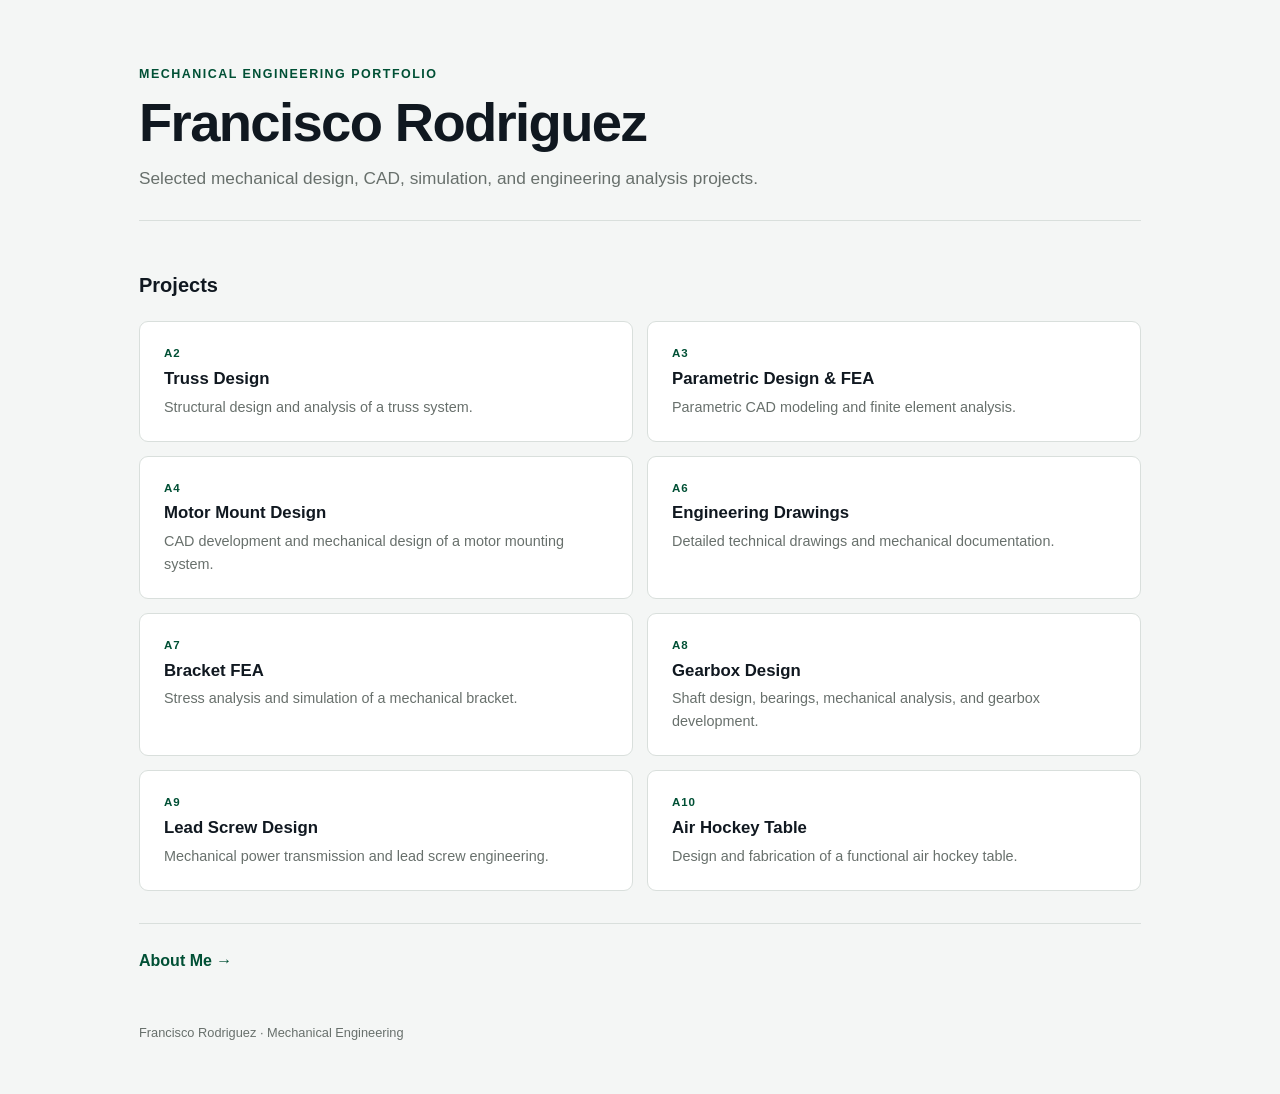
<file: index.html>
<!DOCTYPE html>
<html lang="en">
<head>
  <meta charset="UTF-8">
  <meta name="viewport" content="width=device-width, initial-scale=1.0">

  <title>Francisco Rodriguez | Engineering Portfolio</title>

  <style>
    * {
      box-sizing: border-box;
    }

    :root {
      --green: #005035;
      --black: #101820;
      --background: #f4f6f5;
      --border: #d9dfdc;
      --muted: #68706c;
    }

    body {
      margin: 0;
      background: var(--background);
      color: var(--black);
      font-family: -apple-system, BlinkMacSystemFont, "Segoe UI", Arial, sans-serif;
      line-height: 1.6;
    }

    .page {
      max-width: 1050px;
      margin: 0 auto;
      padding: 65px 24px 50px;
    }

    /* ---------- Intro ---------- */

    .intro {
      margin-bottom: 48px;
      padding-bottom: 28px;
      border-bottom: 1px solid var(--border);
    }

    .eyebrow {
      margin-bottom: 8px;
      color: var(--green);
      font-size: 0.78rem;
      font-weight: 700;
      letter-spacing: 0.12em;
      text-transform: uppercase;
    }

    h1 {
      margin: 0;
      font-size: clamp(2.2rem, 5vw, 3.4rem);
      line-height: 1.1;
      letter-spacing: -0.03em;
    }

    .subtitle {
      margin: 12px 0 0;
      color: var(--muted);
      font-size: 1.08rem;
    }

    /* ---------- Projects ---------- */

    .section-heading {
      margin-bottom: 20px;
      font-size: 1.25rem;
    }

    .projects {
      display: grid;
      grid-template-columns: repeat(2, minmax(0, 1fr));
      gap: 14px;
    }

    .project {
      display: block;
      min-width: 0;
      padding: 22px 24px;
      background: white;
      border: 1px solid var(--border);
      border-radius: 9px;
      color: inherit;
      text-decoration: none;
      transition:
        border-color 0.15s ease,
        transform 0.15s ease;
    }

    .project:hover {
      border-color: var(--green);
      transform: translateY(-2px);
    }

    .project-number {
      margin-bottom: 5px;
      color: var(--green);
      font-size: 0.72rem;
      font-weight: 700;
      letter-spacing: 0.08em;
      text-transform: uppercase;
    }

    .project h2 {
      margin: 0 0 6px;
      font-size: 1.05rem;
      line-height: 1.3;
    }

    .project p {
      margin: 0;
      color: var(--muted);
      font-size: 0.9rem;
    }

    /* ---------- Bottom links ---------- */

    .bottom {
      display: flex;
      align-items: center;
      gap: 18px;
      margin-top: 32px;
      padding-top: 24px;
      border-top: 1px solid var(--border);
    }

    .bottom a {
      color: var(--green);
      font-weight: 600;
      text-decoration: none;
    }

    .bottom a:hover {
      text-decoration: underline;
    }

    footer {
      margin-top: 50px;
      color: var(--muted);
      font-size: 0.8rem;
    }

    /* ---------- Phone ---------- */

    @media (max-width: 650px) {
      .page {
        padding: 42px 17px 35px;
      }

      .intro {
        margin-bottom: 32px;
      }

      .projects {
        grid-template-columns: 1fr;
      }

      .project {
        padding: 19px 20px;
      }

      .bottom {
        flex-wrap: wrap;
      }
    }
  </style>
</head>

<body>

  <main class="page">

    <section class="intro">
      <div class="eyebrow">Mechanical Engineering Portfolio</div>

      <h1>Francisco Rodriguez</h1>

      <p class="subtitle">
        Selected mechanical design, CAD, simulation, and engineering analysis projects.
      </p>
    </section>

    <section>

      <h2 class="section-heading">Projects</h2>
      <div class="projects">

  <a class="project" href="home_a2-truss-design.html">
    <div class="project-number">A2</div>
    <h2>Truss Design</h2>
    <p>Structural design and analysis of a truss system.</p>
  </a>

  <a class="project" href="home_a3-parametric-and-fea.html">
    <div class="project-number">A3</div>
    <h2>Parametric Design & FEA</h2>
    <p>Parametric CAD modeling and finite element analysis.</p>
  </a>

  <a class="project" href="home_a4-motor-mount.html">
    <div class="project-number">A4</div>
    <h2>Motor Mount Design</h2>
    <p>CAD development and mechanical design of a motor mounting system.</p>
  </a>

  <a class="project" href="home_a6-bracket-drawing-part-1.html">
    <div class="project-number">A6</div>
    <h2>Engineering Drawings</h2>
    <p>Detailed technical drawings and mechanical documentation.</p>
  </a>

  <a class="project" href="home_a7-fea-on-bracket.html">
    <div class="project-number">A7</div>
    <h2>Bracket FEA</h2>
    <p>Stress analysis and simulation of a mechanical bracket.</p>
  </a>

  <a class="project" href="home_a8-gear-box-design.html">
    <div class="project-number">A8</div>
    <h2>Gearbox Design</h2>
    <p>Shaft design, bearings, mechanical analysis, and gearbox development.</p>
  </a>

  <a class="project" href="home_a-9-lead-screw-design.html">
    <div class="project-number">A9</div>
    <h2>Lead Screw Design</h2>
    <p>Mechanical power transmission and lead screw engineering.</p>
  </a>
<a class="project" href="home_a10-air-hockey-table.html">
    <div class="project-number">A10</div>
    <h2>Air Hockey Table</h2>
    <p>Design and fabrication of a functional air hockey table.</p>
</a>
</div>
    </section>

    <div class="bottom">
      <a href="home_about-me.html">About Me →</a>
    </div>

    <footer>
      Francisco Rodriguez · Mechanical Engineering
    </footer>

  </main>

</body>
</html>
</file>
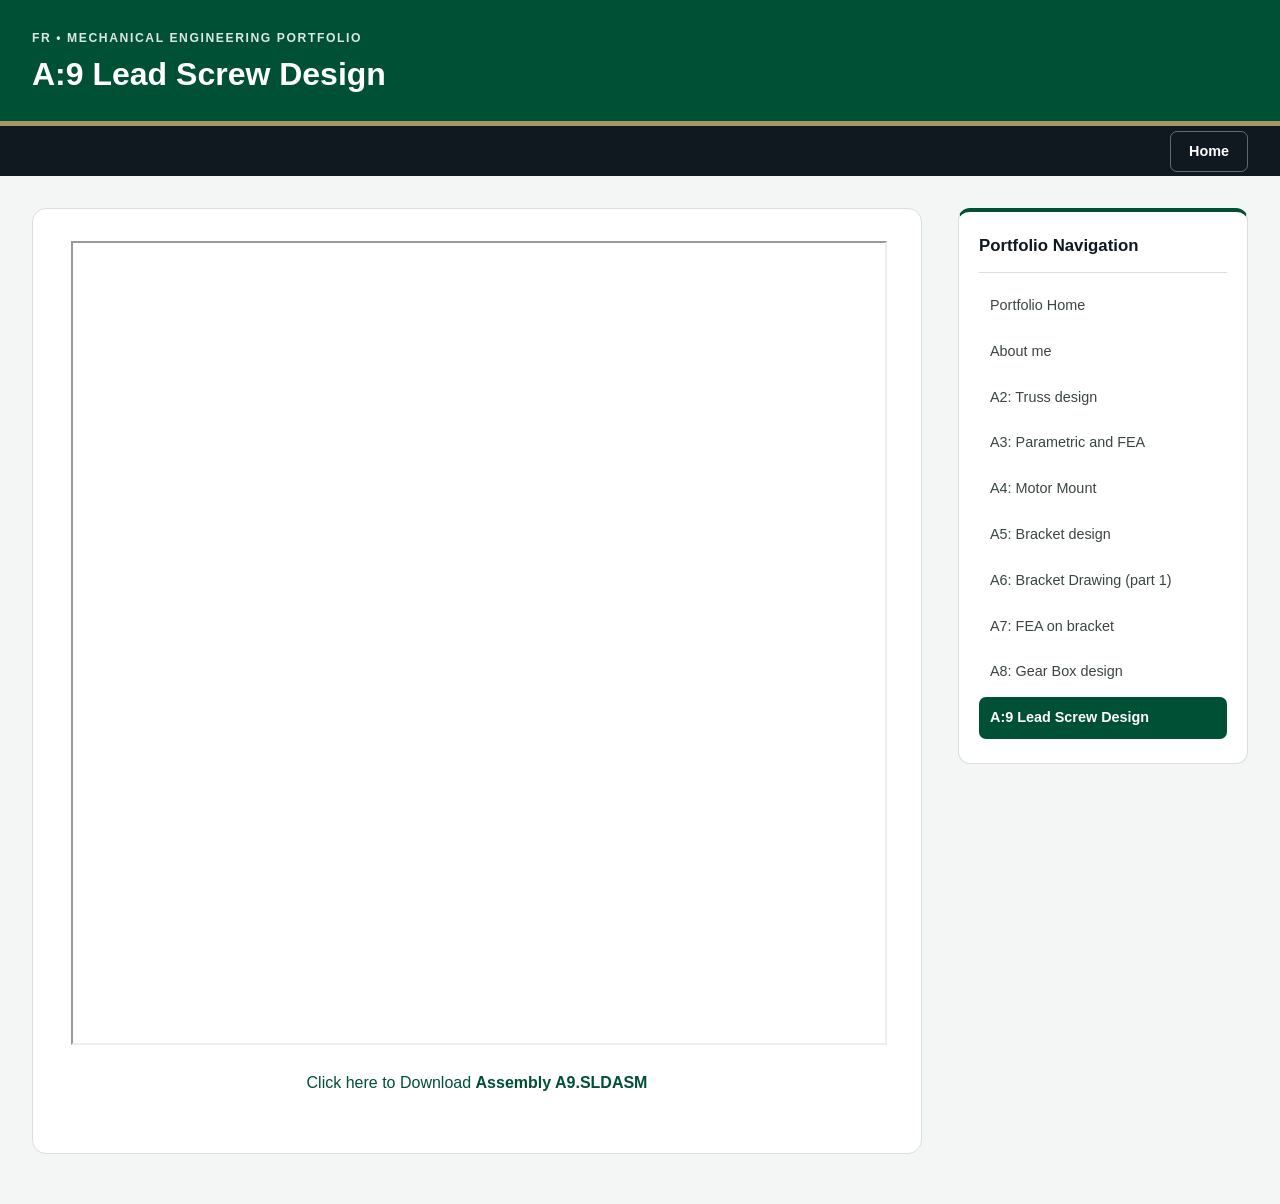
<file: home_a-9-lead-screw-design.html>
<!DOCTYPE html PUBLIC "-//W3C//DTD XHTML 1.0 Transitional//EN"
        "http://www.w3.org/TR/xhtml1/DTD/xhtml1-transitional.dtd">
<html xmlns="http://www.w3.org/1999/xhtml">
<head>
  <meta http-equiv="Content-Type" content="text/html;charset=utf-8" />
  <title>A:9 Lead Screw Design  -- MEGR2156 lecture portfolio </title>
  <link href="eportfolio.css" media="screen" rel="stylesheet" type="text/css" />
</head>
<body>
<div id="container">
  <div id="header">
    <a href="#skip_navigation" id="skip_navigation_link">Skip Navigation</a>
    <a href="http://www.instructure.com" title="Created with Canvas"><img class="logo" src="logo.svg" alt="logo"/></a>
    <h1>A:9 Lead Screw Design </h1>
    <h2><a href="home_welcome-landing.html">MEGR2156 lecture portfolio </a> &#187; <a href="home_welcome-landing.html">Home</a></h2>
    <div class="clear"></div>
  </div>
  <div class="clear"></div>
  <div id="nav-level2">
    <ul>
      <li class="current"><a href="home_welcome-landing.html">Home</a></li>
    </ul>
    <div class="clear"></div>
  </div>
  <div id="content">
    <a name="skip_navigation"></a>
    <h2>A:9 Lead Screw Design </h2>
    <div id="page_content">
        
<div class="section " id="page_section_0">
  <div class="section_content">
        <iframe src="https://docs.google.com/document/d/e/2PACX-1vQB76K-7kMwVsQ8K7ryp9GYfKVBVu40lAMfVqaXo0RtD0K5GE1dHedwJc61oFc5Rlmuo3KWFXXNuYUc/pub?embedded=true" width="100%" height="800vh"></iframe>
  </div>
</div>

        
<div class="section read_only" id="page_section_1">
  <div class="section_content">
        <div style="text-align: center;" class="attachment">
            <a href="140_Assembly A9.SLDASM">
              Click here to Download <span class="filename">Assembly A9.SLDASM</span>
            </a>
        </div>
  </div>
</div>

    </div>
  </div>
  <div id="sidebar">
    <div class="section_header">
      Home
    </div>
    <ul id="page_list">
        <li id="page_32678" class="page ">
          <a class="page_url" href="home_welcome-landing.html">
            <span class="name">Welcome (landing)</span>
          </a>
        </li>
        <li id="page_32679" class="page ">
          <a class="page_url" href="home_about-me.html">
            <span class="name">About me</span>
          </a>
        </li>
        <li id="page_32927" class="page ">
          <a class="page_url" href="home_a2-truss-design.html">
            <span class="name">A2: Truss design</span>
          </a>
        </li>
        <li id="page_33180" class="page ">
          <a class="page_url" href="home_a3-parametric-and-fea.html">
            <span class="name">A3: Parametric and FEA</span>
          </a>
        </li>
        <li id="page_33385" class="page ">
          <a class="page_url" href="home_a4-motor-mount.html">
            <span class="name">A4: Motor Mount </span>
          </a>
        </li>
        <li id="page_33595" class="page ">
          <a class="page_url" href="home_a5-bracket-design.html">
            <span class="name">A5: Bracket design</span>
          </a>
        </li>
        <li id="page_33776" class="page ">
          <a class="page_url" href="home_a6-bracket-drawing-part-1.html">
            <span class="name">A6: Bracket Drawing (part 1)</span>
          </a>
        </li>
        <li id="page_34208" class="page ">
          <a class="page_url" href="home_a7-fea-on-bracket.html">
            <span class="name">A7: FEA on bracket</span>
          </a>
        </li>
        <li id="page_34371" class="page ">
          <a class="page_url" href="home_a8-gear-box-design.html">
            <span class="name">A8: Gear Box design </span>
          </a>
        </li>
        <li id="page_34560" class="page current">
          <a class="page_url" href="home_a-9-lead-screw-design.html">
            <span class="name">A:9 Lead Screw Design </span>
          </a>
        </li>
    </ul>
  </div>
</div>


</body>
</html>
</file>
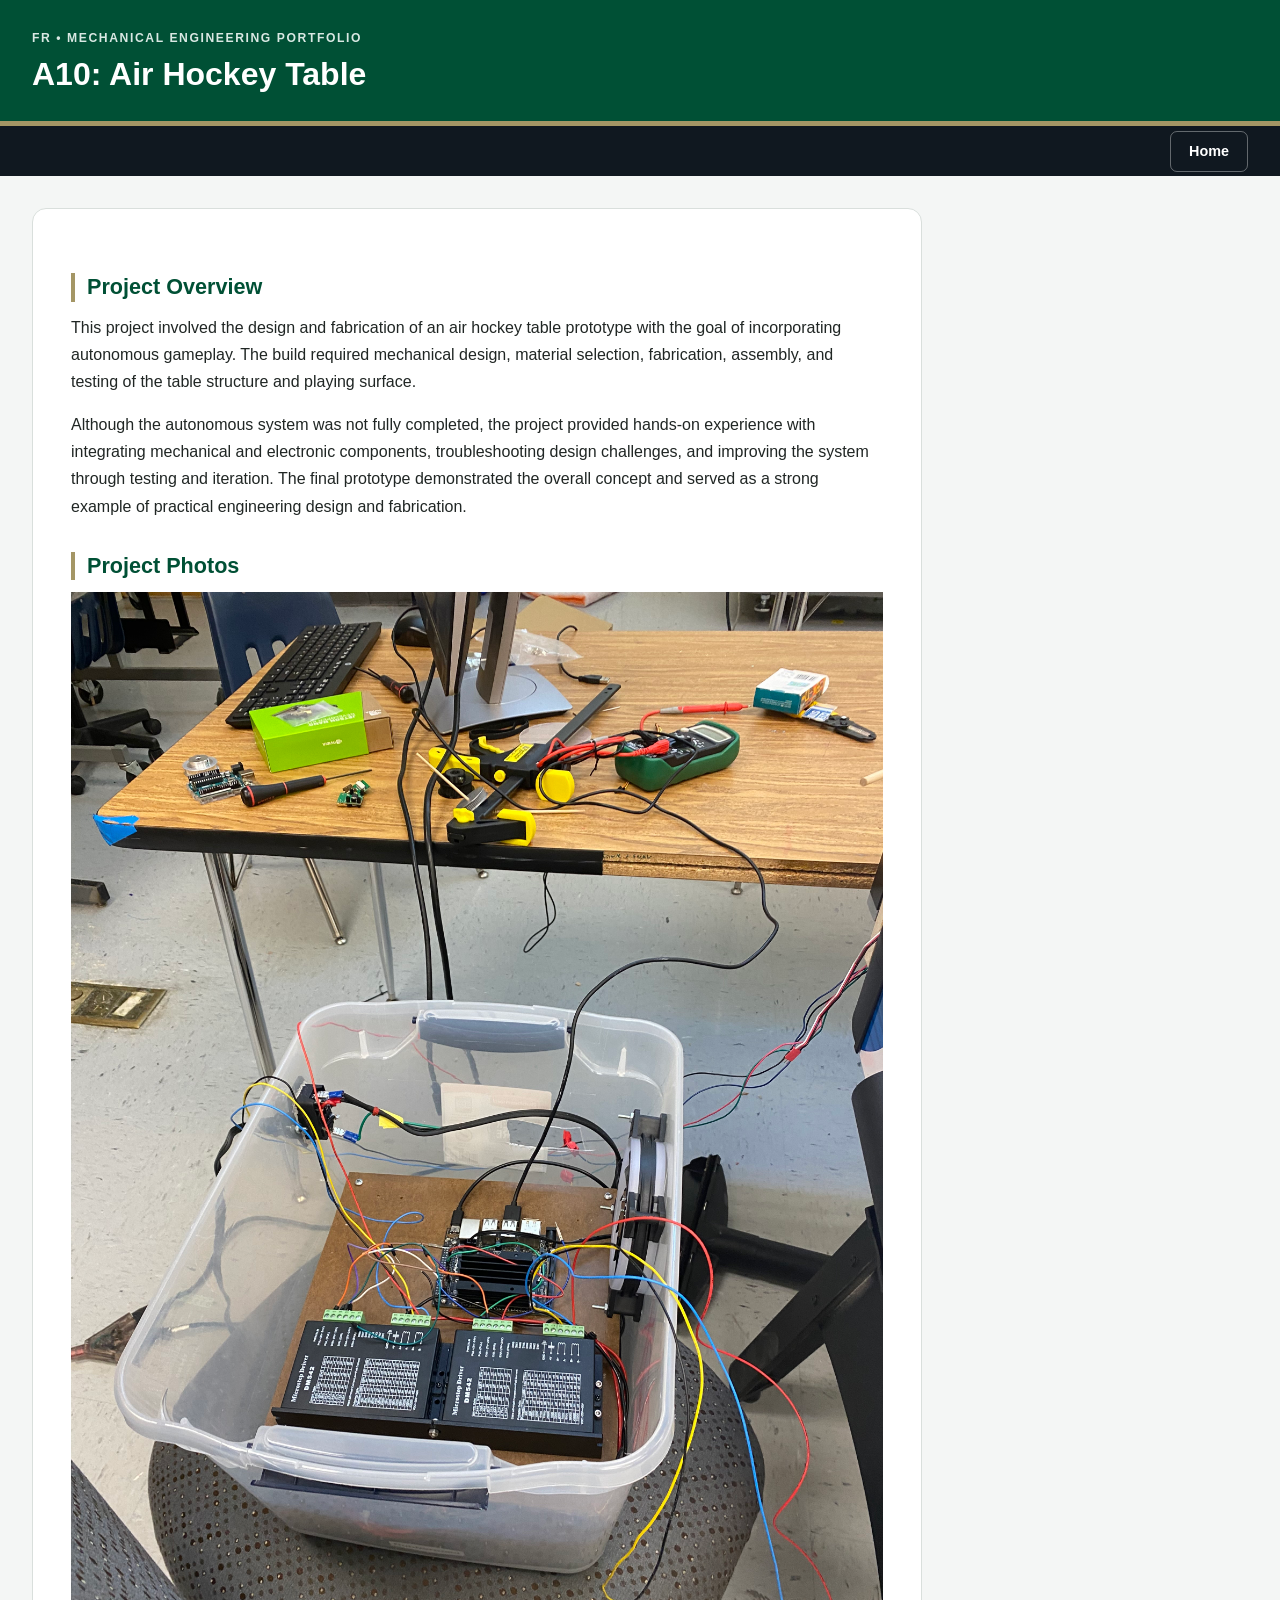
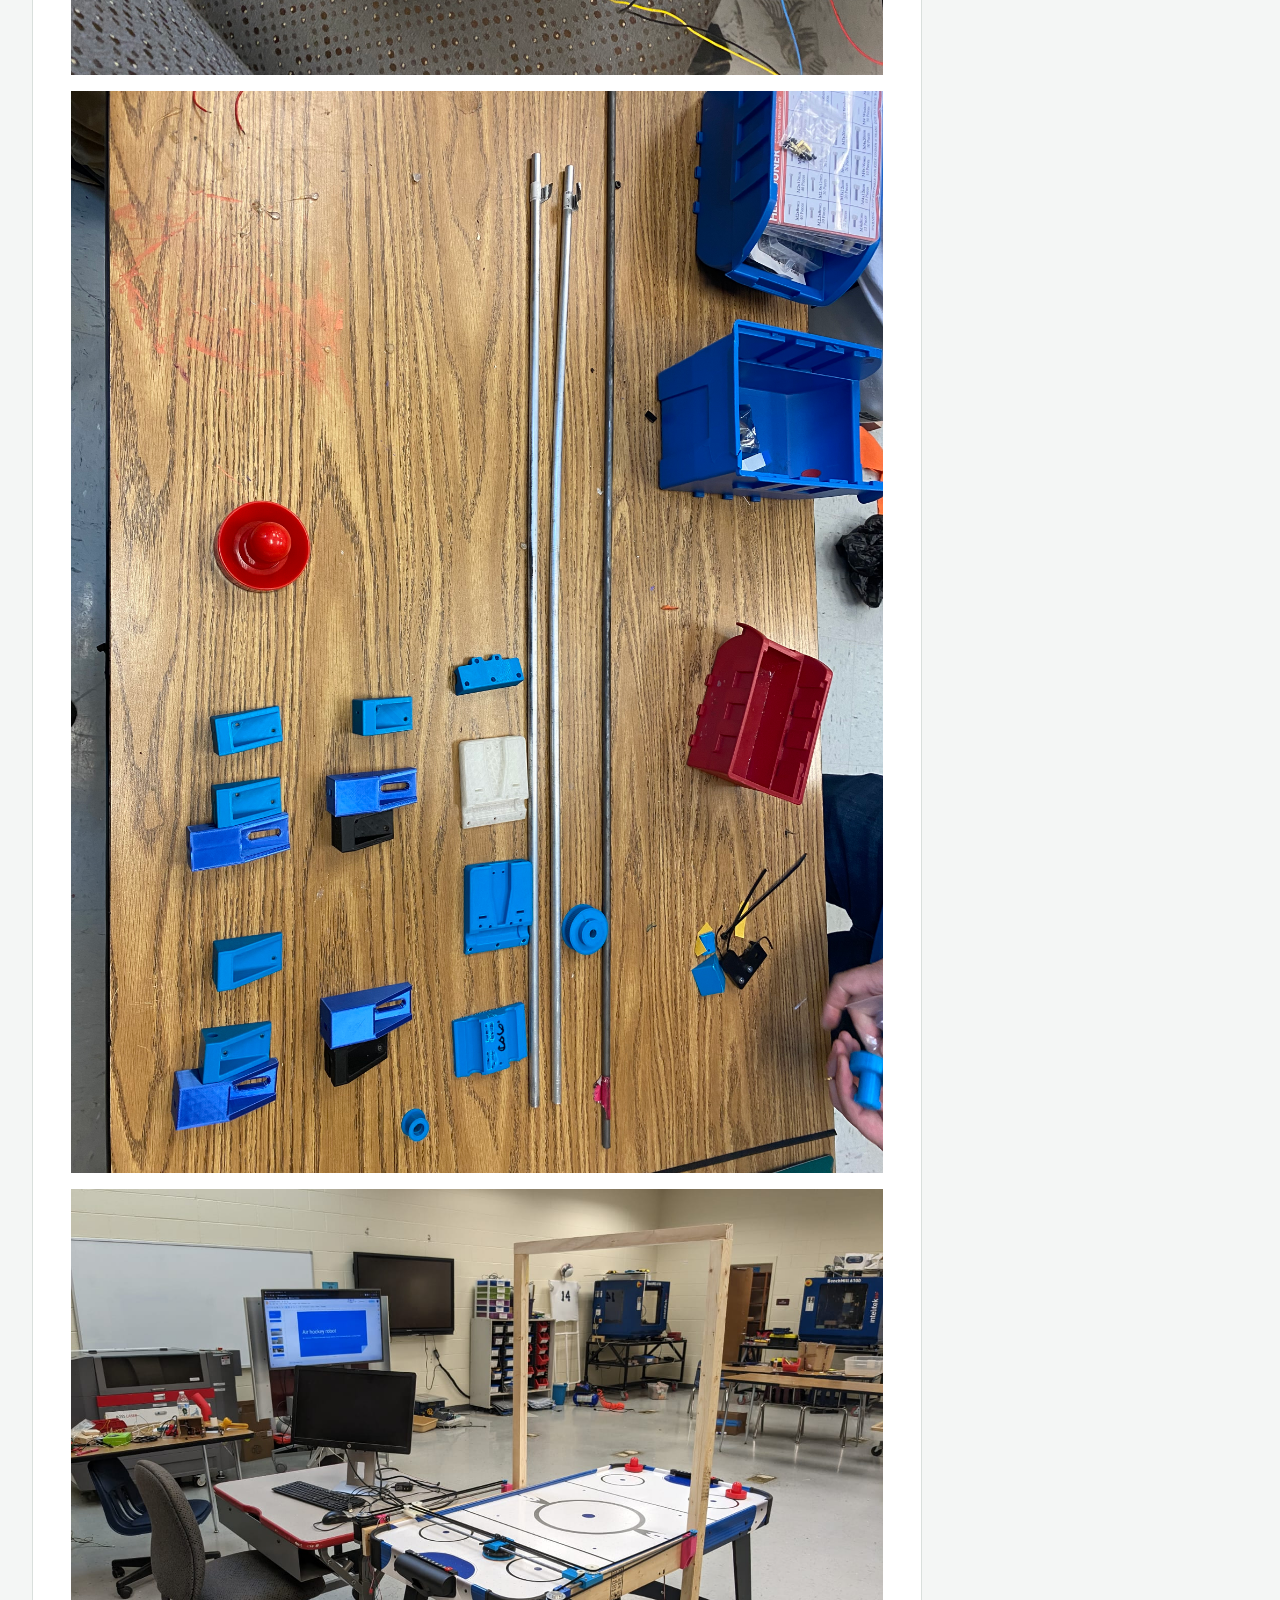
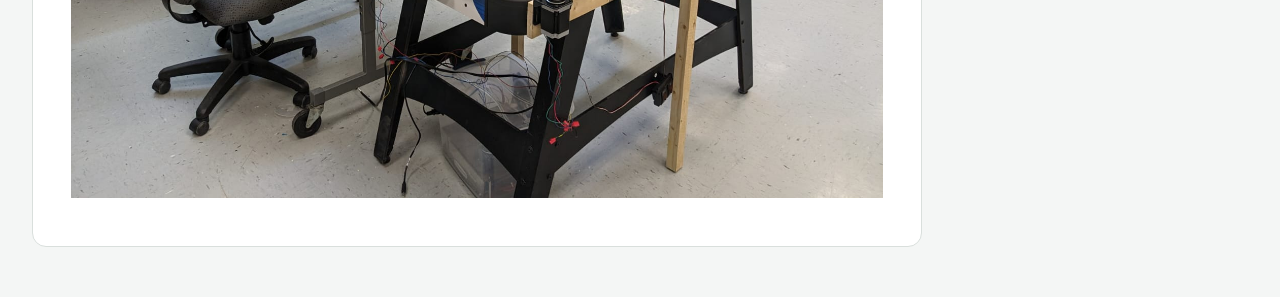
<file: home_a10-air-hockey-table.html>
<!DOCTYPE html PUBLIC "-//W3C//DTD XHTML 1.0 Transitional//EN"
        "http://www.w3.org/TR/xhtml1/DTD/xhtml1-transitional.dtd">
<html xmlns="http://www.w3.org/1999/xhtml">
<head>
  <meta http-equiv="Content-Type" content="text/html;charset=utf-8" />
  <title>A10: Air Hockey Table -- Engineering Portfolio</title>
  <link href="eportfolio.css" media="screen" rel="stylesheet" type="text/css" />
</head>
<body>
<div id="container">
  <div id="header">
    <a href="#skip_navigation" id="skip_navigation_link">Skip Navigation</a>
    <a href="http://www.instructure.com" title="Created with Canvas"><img class="logo" src="logo.svg" alt="logo"/></a>
  <h1>A10: Air Hockey Table</h1>
    <h2><a href="home_welcome-landing.html">MEGR2156 lecture portfolio </a> &#187; <a href="home_welcome-landing.html">Home</a></h2>
    <div class="clear"></div>
  </div>
  <div class="clear"></div>
  <div id="nav-level2">
    <ul>
      <li class="current"><a href="home_welcome-landing.html">Home</a></li>
    </ul>
    <div class="clear"></div>
  </div>
  <div id="content">
    <a name="skip_navigation"></a>
   <h2>A10: Air Hockey Table</h2>
    <div id="page_content">
        
<div class="section " id="page_section_0">
  <div class="section_content">
 
<h2><strong>Project Overview</strong></h2>

<p>
This project involved the design and fabrication of an air hockey table prototype with the goal of incorporating autonomous gameplay. The build required mechanical design, material selection, fabrication, assembly, and testing of the table structure and playing surface.
</p>

<p>
Although the autonomous system was not fully completed, the project provided hands-on experience with integrating mechanical and electronic components, troubleshooting design challenges, and improving the system through testing and iteration. The final prototype demonstrated the overall concept and served as a strong example of practical engineering design and fabrication.
</p>
<h2><strong>Project Photos</strong></h2>

<p>
  <img src="airhockey1.jpg" alt="Air hockey table project" style="max-width:100%; height:auto;" />
</p>

<p>
  <img src="airhockey2.jpg" alt="Air hockey table construction" style="max-width:100%; height:auto;" />
</p>

<p>
  <img src="airhockey3.jpg" alt="Air hockey table prototype" style="max-width:100%; height:auto;" />
</p>
  </div>
</div>
</file>
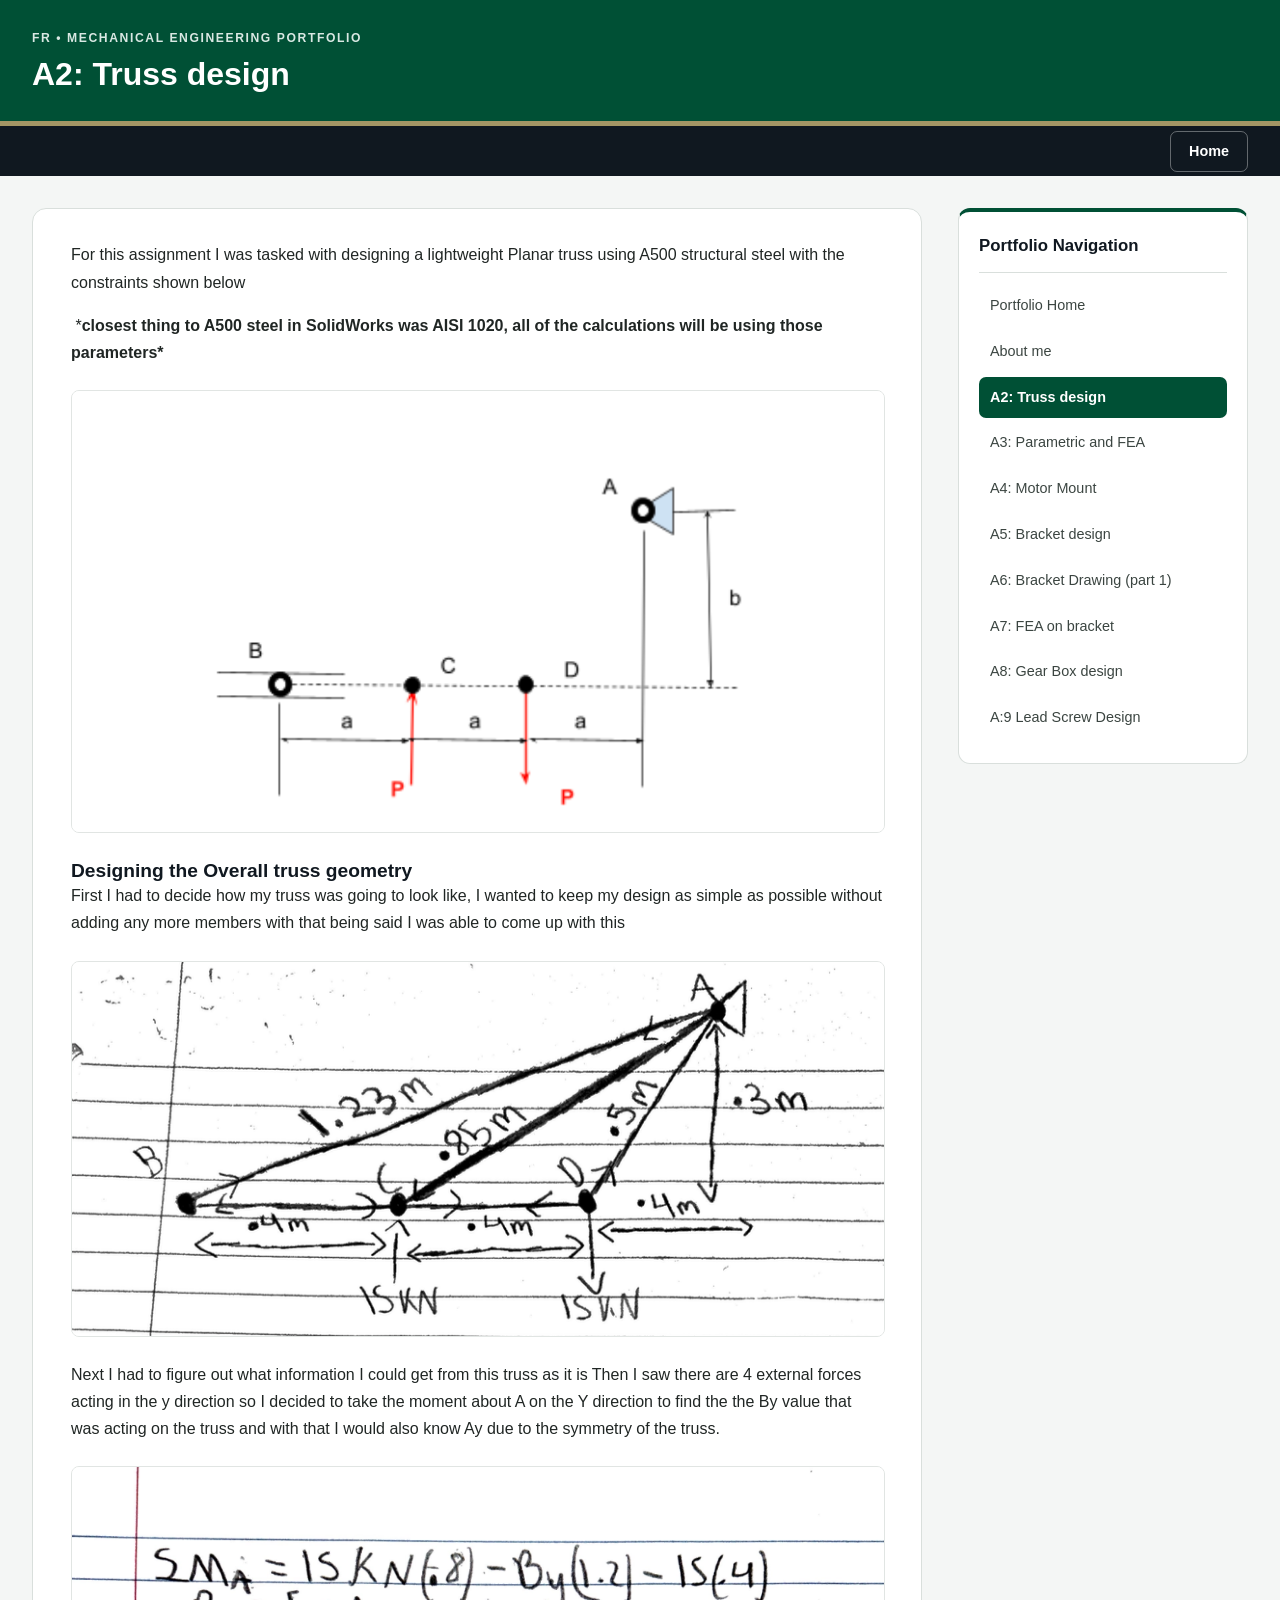
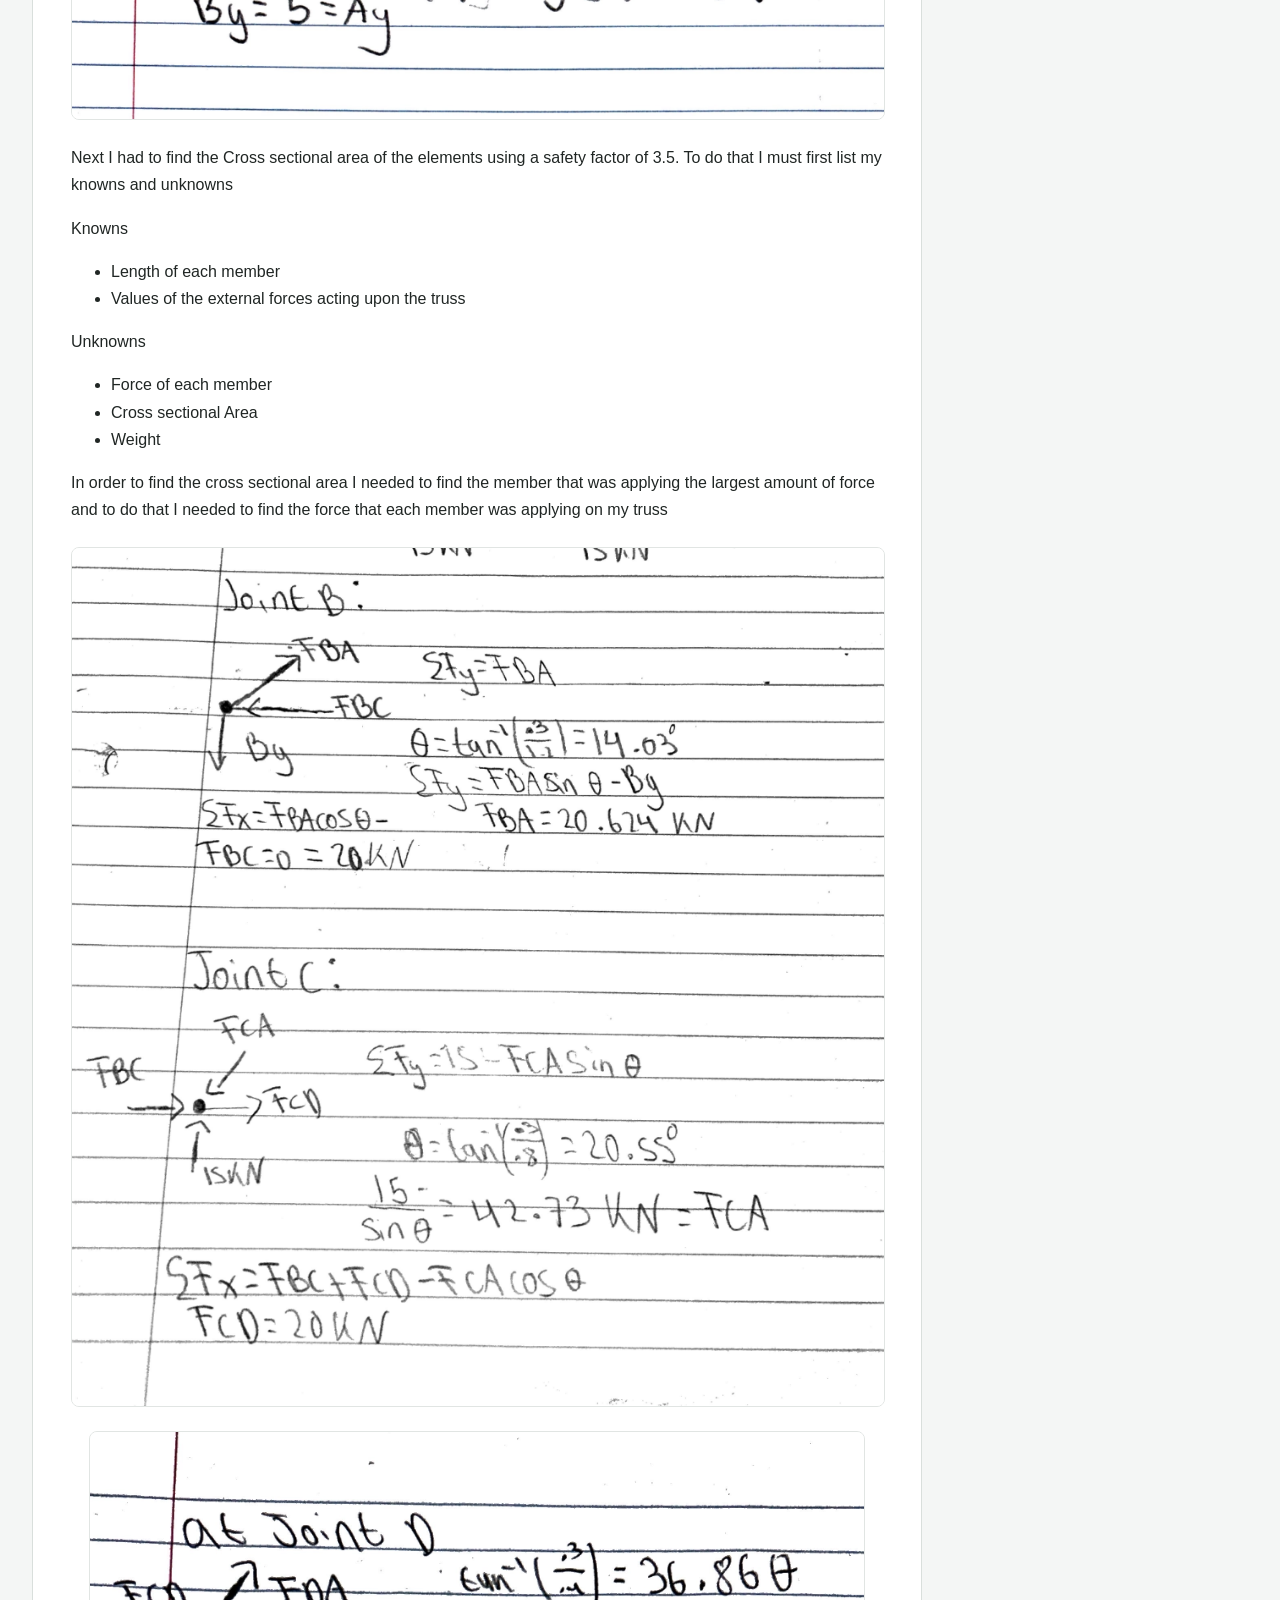
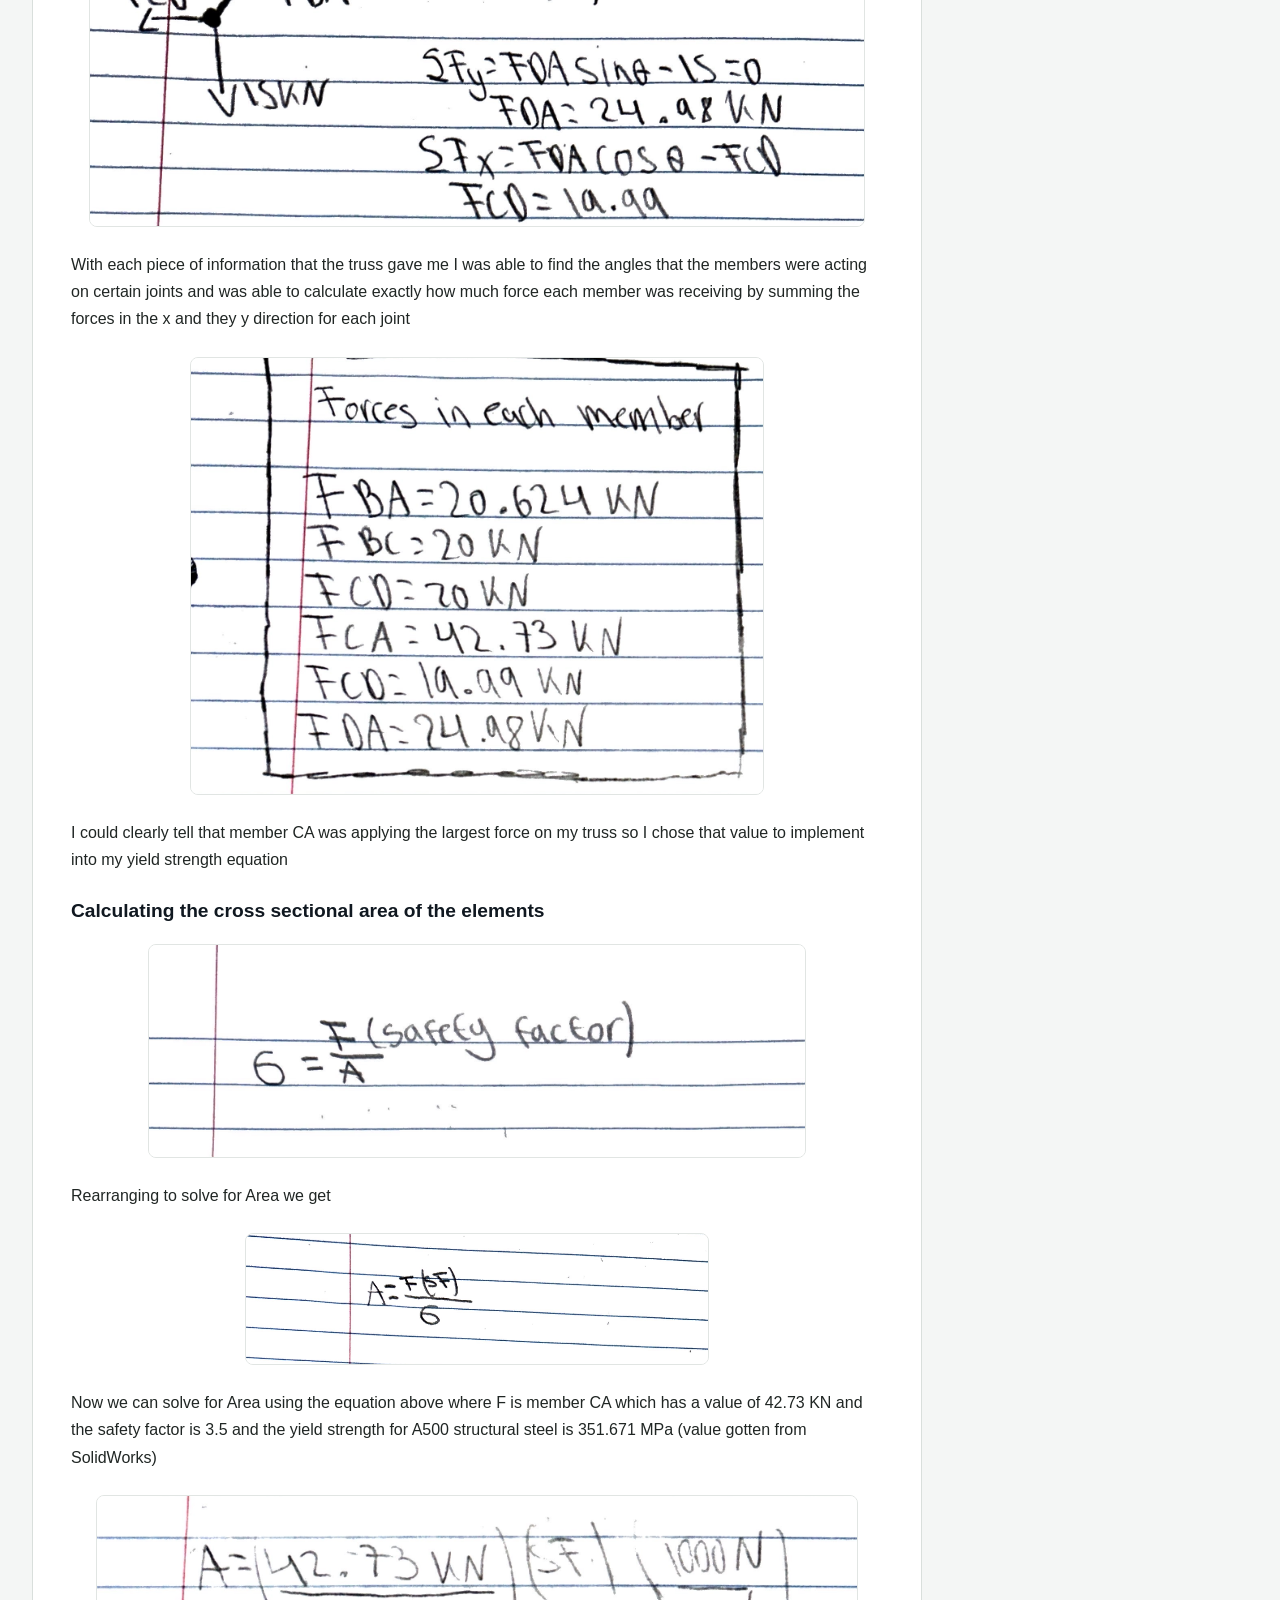
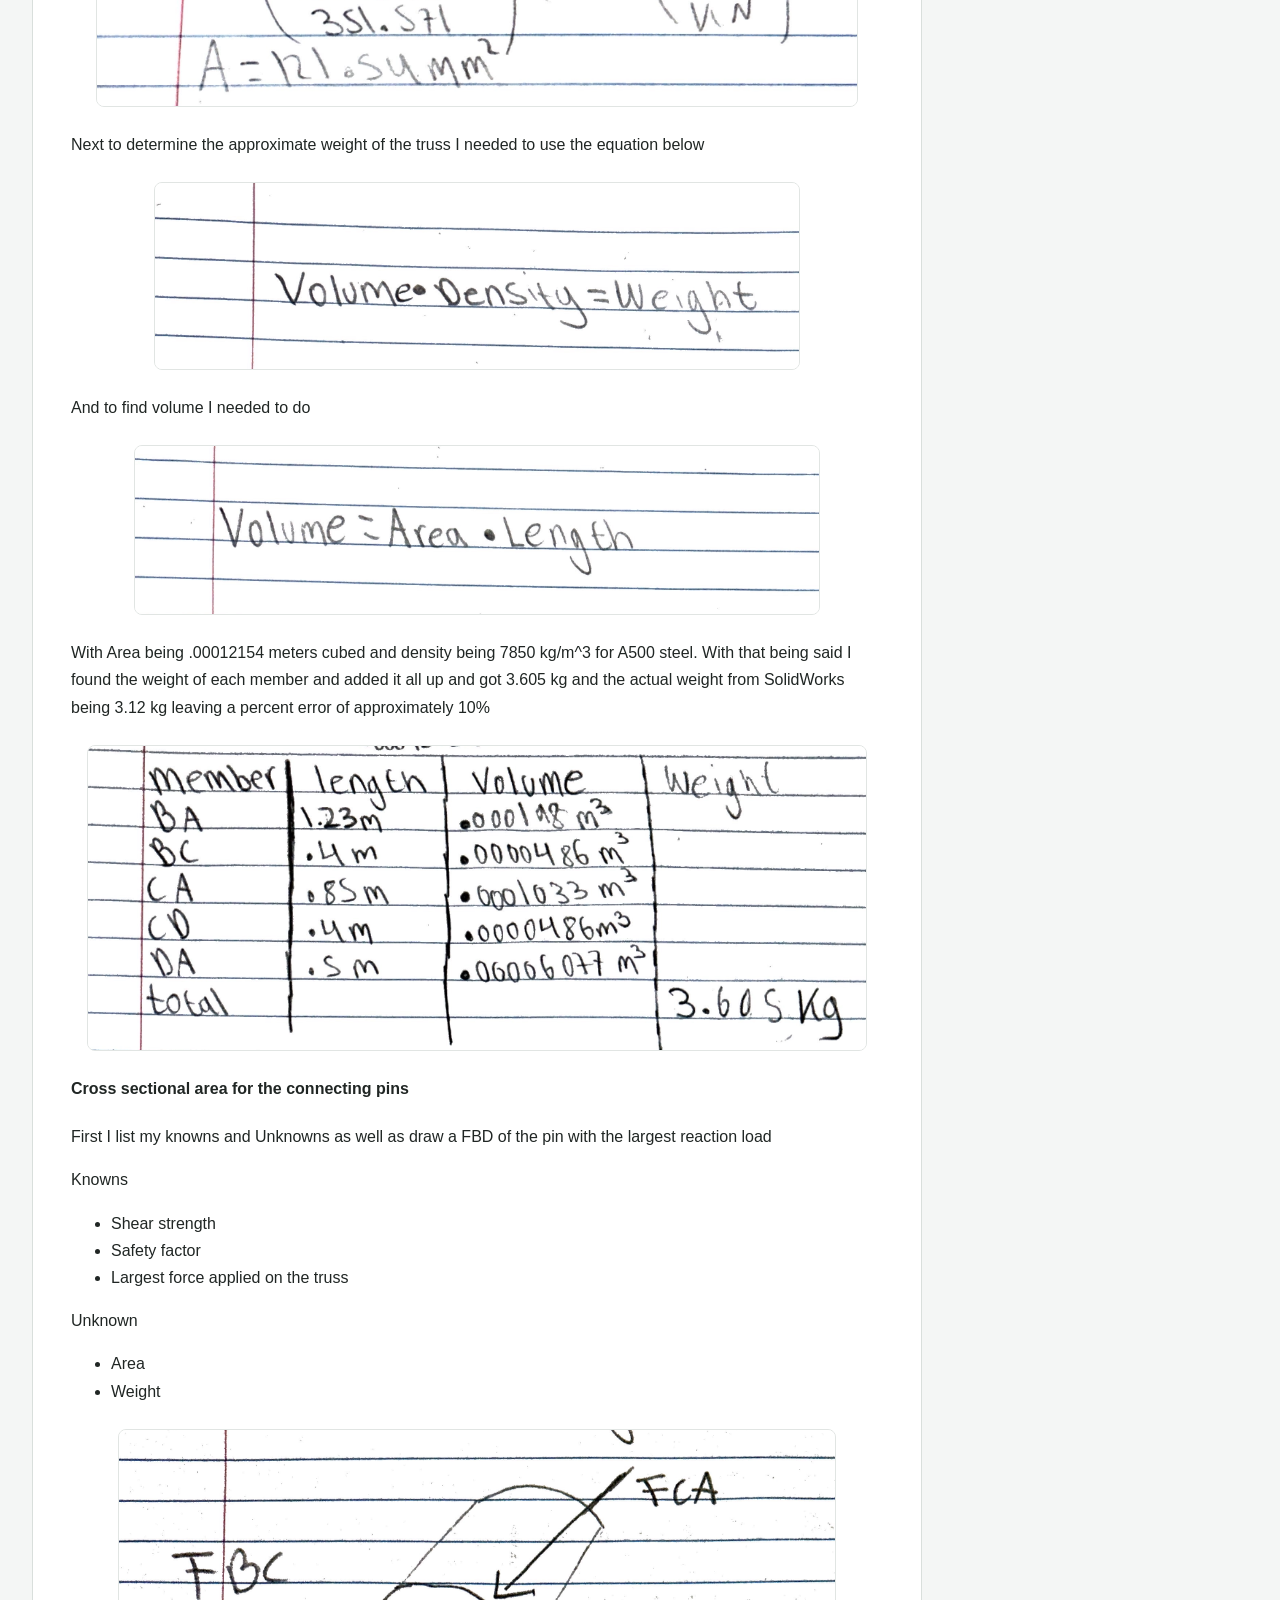
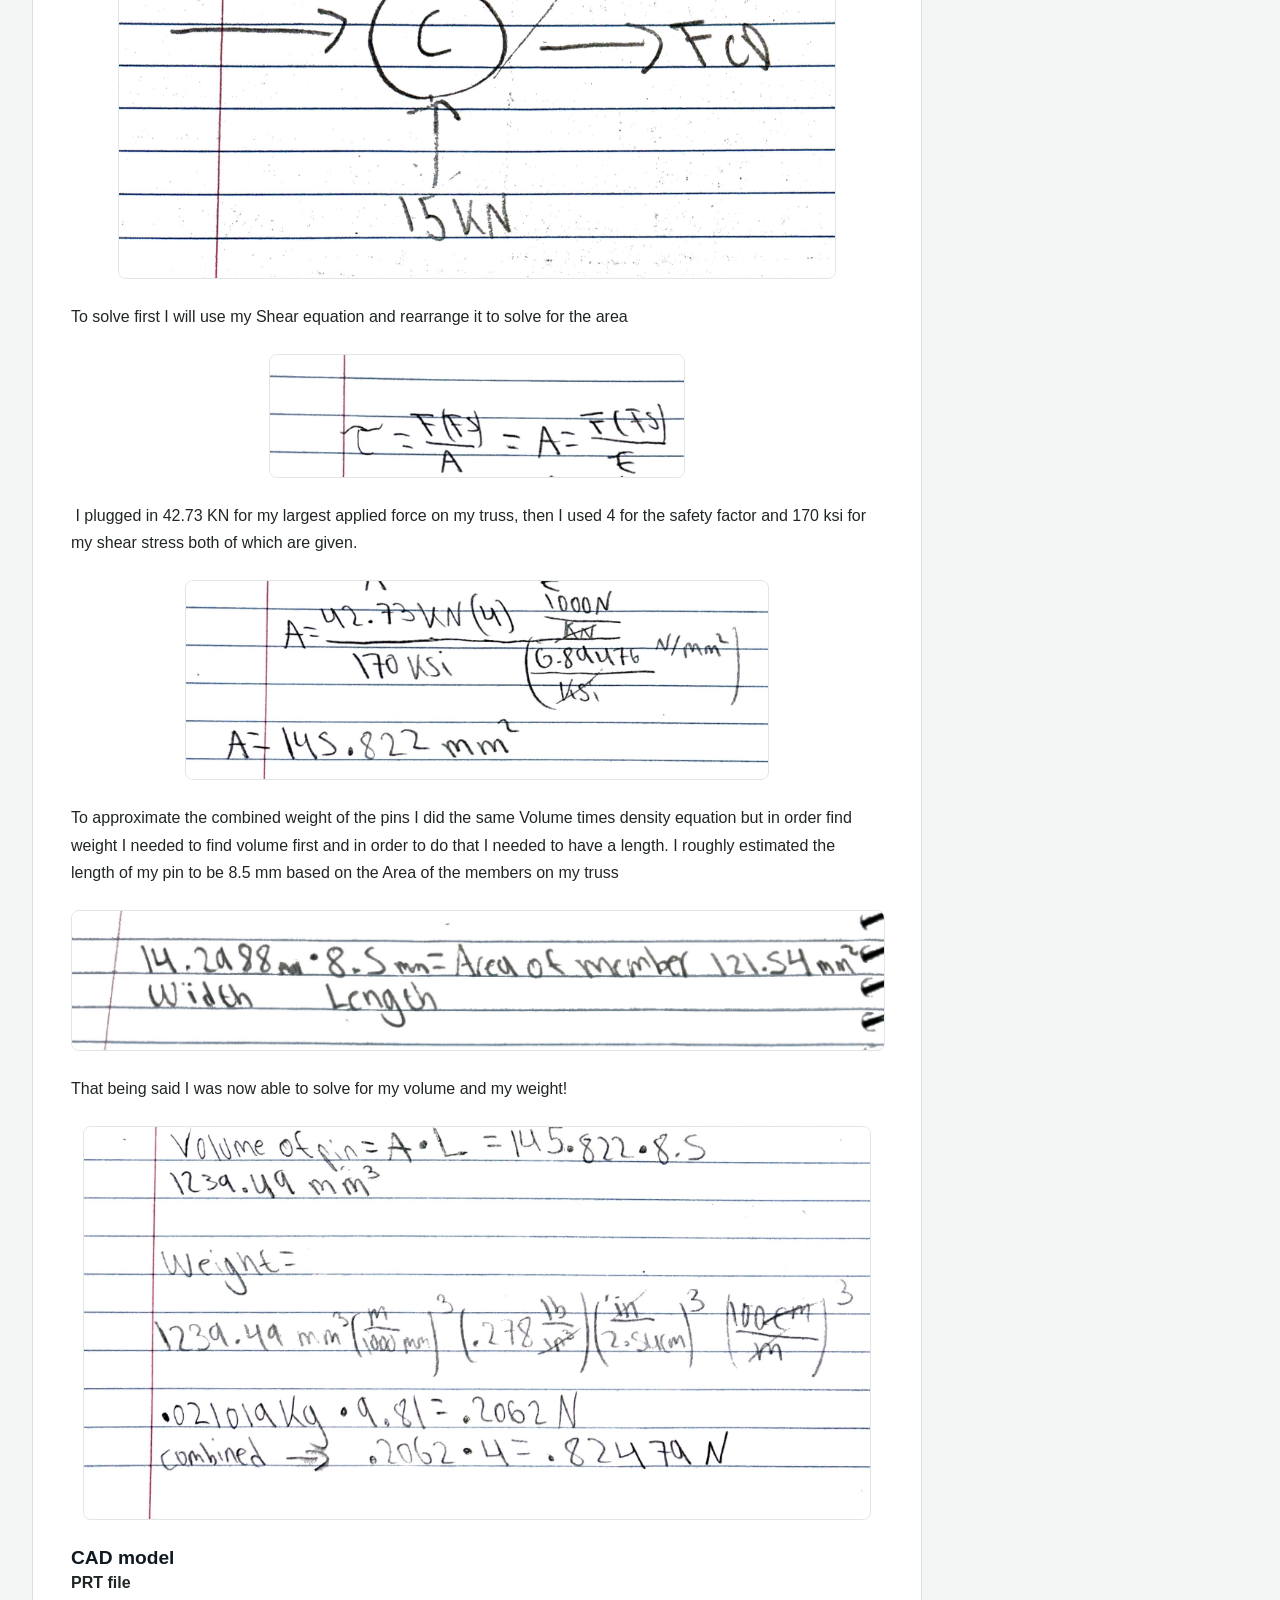
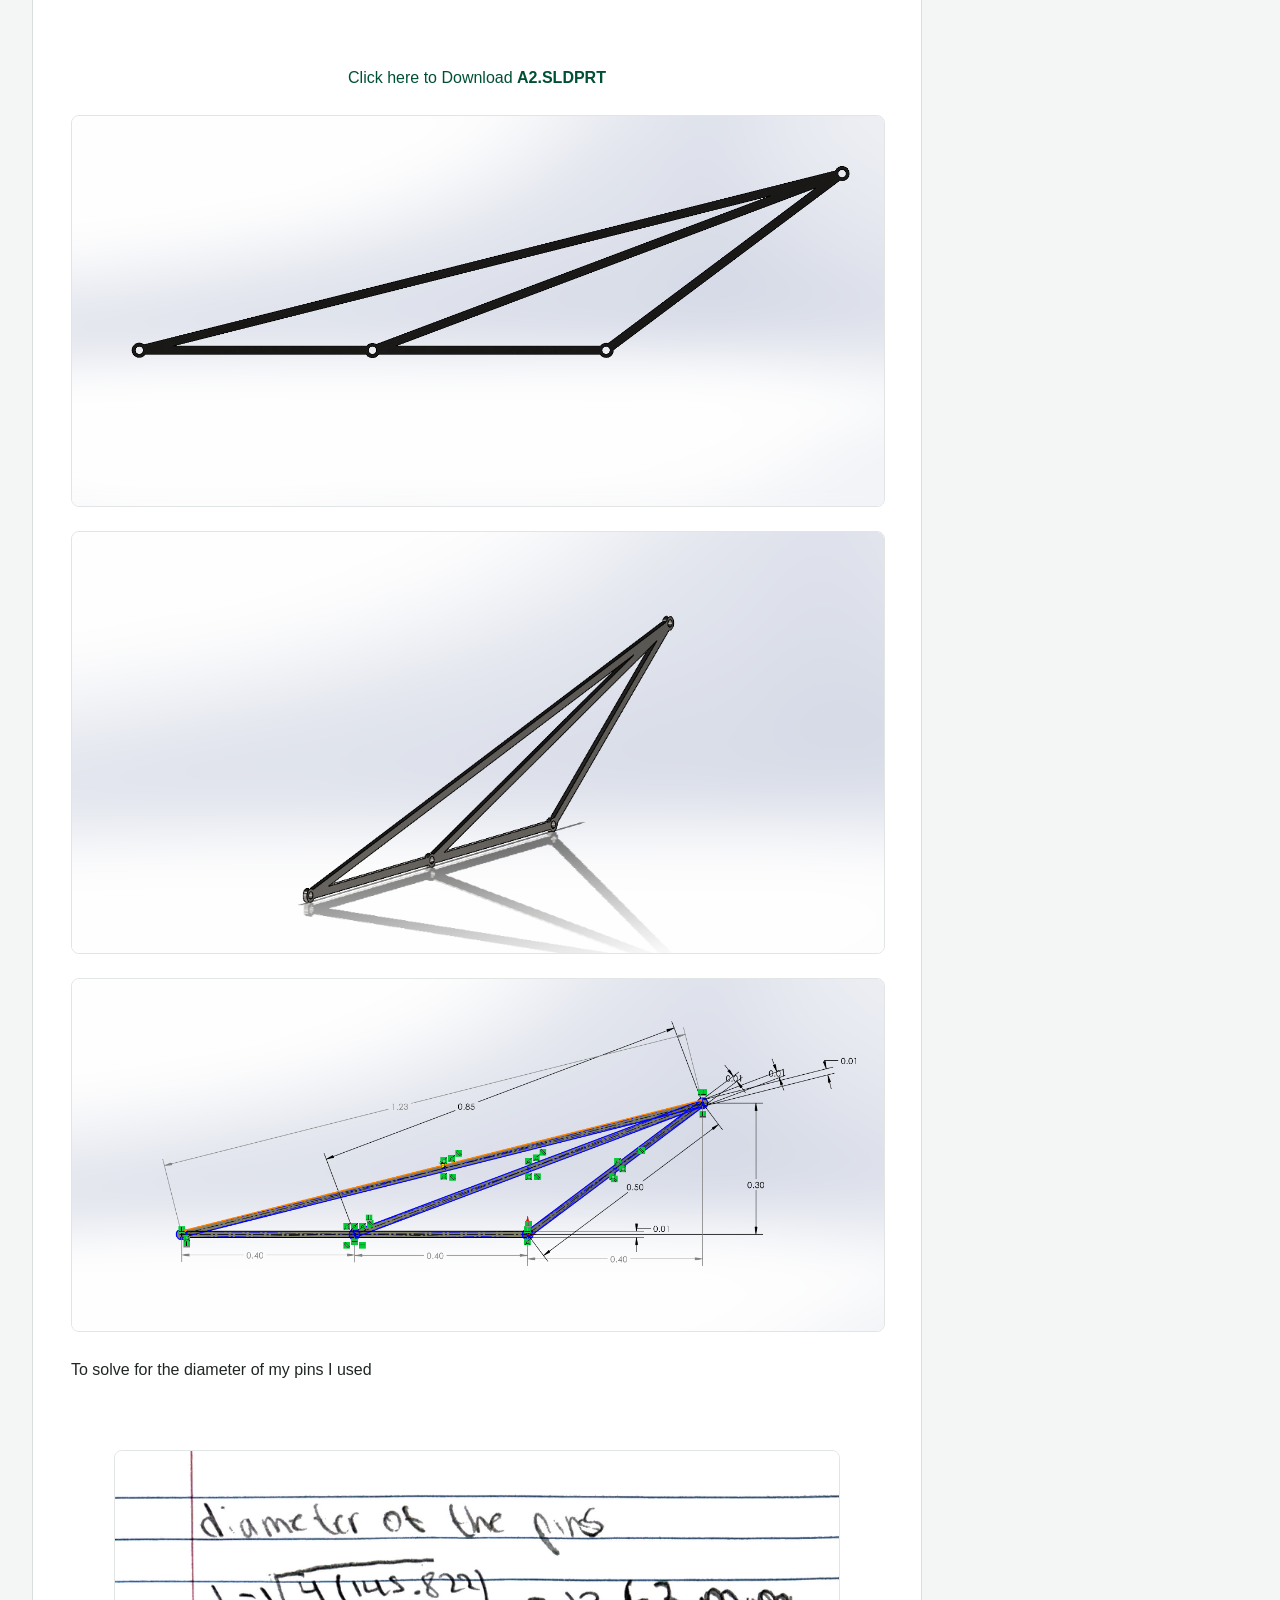
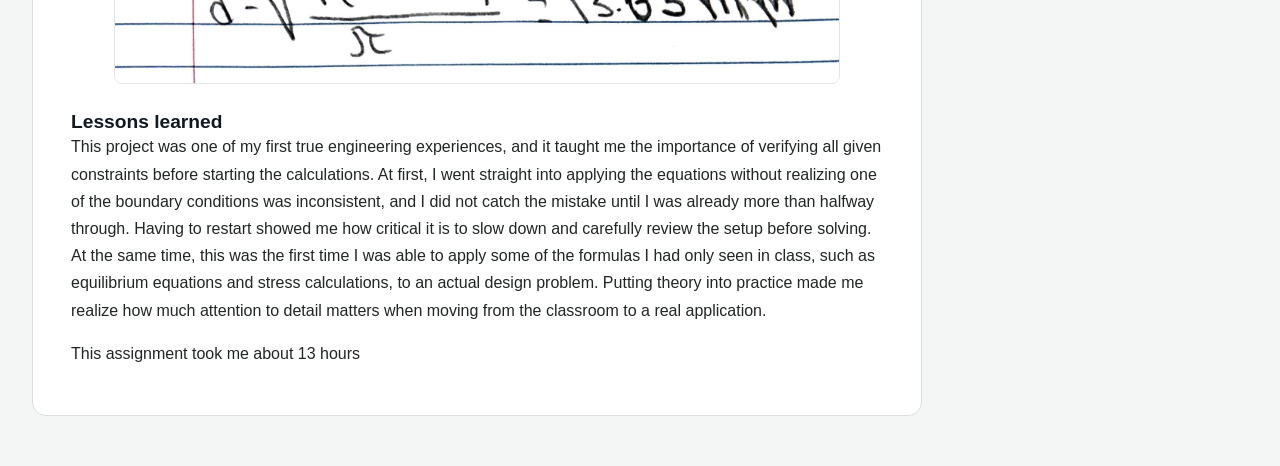
<file: home_a2-truss-design.html>
<!DOCTYPE html PUBLIC "-//W3C//DTD XHTML 1.0 Transitional//EN"
        "http://www.w3.org/TR/xhtml1/DTD/xhtml1-transitional.dtd">
<html xmlns="http://www.w3.org/1999/xhtml">
<head>
  <meta http-equiv="Content-Type" content="text/html;charset=utf-8" />
  <title>A2: Truss design -- MEGR2156 lecture portfolio </title>
  <link href="eportfolio.css" media="screen" rel="stylesheet" type="text/css" />
</head>
<body>
<div id="container">
  <div id="header">
    <a href="#skip_navigation" id="skip_navigation_link">Skip Navigation</a>
    <a href="http://www.instructure.com" title="Created with Canvas"><img class="logo" src="logo.svg" alt="logo"/></a>
    <h1>A2: Truss design</h1>
    <h2><a href="home_welcome-landing.html">MEGR2156 lecture portfolio </a> &#187; <a href="home_welcome-landing.html">Home</a></h2>
    <div class="clear"></div>
  </div>
  <div class="clear"></div>
  <div id="nav-level2">
    <ul>
      <li class="current"><a href="home_welcome-landing.html">Home</a></li>
    </ul>
    <div class="clear"></div>
  </div>
  <div id="content">
    <a name="skip_navigation"></a>
    <h2>A2: Truss design</h2>
    <div id="page_content">
        
<div class="section " id="page_section_0">
  <div class="section_content">
        <p>For this assignment I was tasked with designing a lightweight Planar truss using A500 structural steel with the constraints shown below</p><p>&nbsp;*<strong>closest thing to A500 steel in SolidWorks was AISI 1020, all of the calculations will be using those parameters*</strong></p>
  </div>
</div>

        
<div class="section read_only" id="page_section_1">
  <div class="section_content">
        <div style="text-align: center;" class="attachment">
            <a href="36_Screenshot 2025-09-04 at 12.35.19 AM.png"><img src="36_Screenshot 2025-09-04 at 12.35.19 AM.png" alt="36_Screenshot 2025-09-04 at 12.35.19 AM.png"/></a>
        </div>
  </div>
</div>

        
<div class="section " id="page_section_2">
  <div class="section_content">
        <h3><strong>Designing the Overall truss geometry </strong></h3><p>First I had to decide how my truss was going to look like, I wanted to keep my design as simple as possible without adding any more members with that being said I was able to come up with this</p>
  </div>
</div>

        
<div class="section read_only" id="page_section_3">
  <div class="section_content">
        <div style="text-align: center;" class="attachment">
            <a href="37_Screenshot 2025-09-04 at 1.09.28 AM.png"><img src="37_Screenshot 2025-09-04 at 1.09.28 AM.png" alt="37_Screenshot 2025-09-04 at 1.09.28 AM.png"/></a>
        </div>
  </div>
</div>

        
<div class="section " id="page_section_4">
  <div class="section_content">
        <p>Next I had to figure out what information I could get from this truss as it is Then I saw there are 4 external forces acting in the y direction so I decided to take the moment about A on the Y direction to find the the By value that was acting on the truss and with that I would also know Ay due to the symmetry of the truss.</p>
  </div>
</div>

        
<div class="section read_only" id="page_section_5">
  <div class="section_content">
        <div style="text-align: center;" class="attachment">
            <a href="38_Screenshot 2025-09-04 at 1.20.46 AM.png"><img src="38_Screenshot 2025-09-04 at 1.20.46 AM.png" alt="38_Screenshot 2025-09-04 at 1.20.46 AM.png"/></a>
        </div>
  </div>
</div>

        
<div class="section " id="page_section_6">
  <div class="section_content">
        <p>Next I had to find the Cross sectional area of the elements using a safety factor of 3.5. To do that I must first list my knowns and unknowns&nbsp;</p><p>Knowns</p><ul><li>Length of each member</li><li>Values of the external forces acting upon the truss</li></ul><p>Unknowns&nbsp;</p><ul style="list-style-type: disc;"><li>Force of each member&nbsp;</li><li>Cross sectional Area</li><li>Weight&nbsp;</li></ul>
  </div>
</div>

        
<div class="section " id="page_section_7">
  <div class="section_content">
        <p>In order to find the cross sectional area I needed to find the member that was applying the largest amount of force and to do that I needed to find the force that each member was applying on my truss&nbsp;</p>
  </div>
</div>

        
<div class="section read_only" id="page_section_8">
  <div class="section_content">
        <div style="text-align: center;" class="attachment">
            <a href="39_Screenshot 2025-09-04 at 1.31.16 AM.png"><img src="39_Screenshot 2025-09-04 at 1.31.16 AM.png" alt="39_Screenshot 2025-09-04 at 1.31.16 AM.png"/></a>
        </div>
  </div>
</div>

        
<div class="section read_only" id="page_section_9">
  <div class="section_content">
        <div style="text-align: center;" class="attachment">
            <a href="40_Screenshot 2025-09-04 at 1.31.25 AM.png"><img src="40_Screenshot 2025-09-04 at 1.31.25 AM.png" alt="40_Screenshot 2025-09-04 at 1.31.25 AM.png"/></a>
        </div>
  </div>
</div>

        
<div class="section " id="page_section_10">
  <div class="section_content">
        <p>With each piece of information that the truss gave me I was able to find the angles that the members were acting on certain joints and was able to calculate exactly how much force each member was receiving by summing the forces in the x and they y direction for each joint&nbsp;</p>
  </div>
</div>

        
<div class="section read_only" id="page_section_11">
  <div class="section_content">
        <div style="text-align: center;" class="attachment">
            <a href="41_Screenshot 2025-09-04 at 1.38.04 AM.png"><img src="41_Screenshot 2025-09-04 at 1.38.04 AM.png" alt="41_Screenshot 2025-09-04 at 1.38.04 AM.png"/></a>
        </div>
  </div>
</div>

        
<div class="section " id="page_section_12">
  <div class="section_content">
        <p>I could clearly tell that member CA was applying the largest force on my truss so I chose that value to implement into my yield strength equation&nbsp;</p><h3><strong>Calculating the cross sectional area of the elements&nbsp;</strong></h3>
  </div>
</div>

        
<div class="section read_only" id="page_section_13">
  <div class="section_content">
        <div style="text-align: center;" class="attachment">
            <a href="42_Screenshot 2025-09-04 at 1.44.11 AM.png"><img src="42_Screenshot 2025-09-04 at 1.44.11 AM.png" alt="42_Screenshot 2025-09-04 at 1.44.11 AM.png"/></a>
        </div>
  </div>
</div>

        
<div class="section " id="page_section_14">
  <div class="section_content">
        <p>Rearranging to solve for Area we get&nbsp;</p>
  </div>
</div>

        
<div class="section read_only" id="page_section_15">
  <div class="section_content">
        <div style="text-align: center;" class="attachment">
            <a href="43_Screenshot 2025-09-04 at 1.49.59 AM.png"><img src="43_Screenshot 2025-09-04 at 1.49.59 AM.png" alt="43_Screenshot 2025-09-04 at 1.49.59 AM.png"/></a>
        </div>
  </div>
</div>

        
<div class="section " id="page_section_16">
  <div class="section_content">
        <p>Now we can solve for Area using the equation above where F is member CA which has a value of 42.73 KN and the safety factor is 3.5 and the yield strength for A500 structural steel is 351.671 MPa (value gotten from SolidWorks)</p>
  </div>
</div>

        
<div class="section read_only" id="page_section_17">
  <div class="section_content">
        <div style="text-align: center;" class="attachment">
            <a href="44_Screenshot 2025-09-04 at 1.55.10 AM.png"><img src="44_Screenshot 2025-09-04 at 1.55.10 AM.png" alt="44_Screenshot 2025-09-04 at 1.55.10 AM.png"/></a>
        </div>
  </div>
</div>

        
<div class="section " id="page_section_18">
  <div class="section_content">
        <p>Next to determine the approximate weight of the truss I needed to use the equation below</p>
  </div>
</div>

        
<div class="section read_only" id="page_section_19">
  <div class="section_content">
        <div style="text-align: center;" class="attachment">
            <a href="45_Screenshot 2025-09-04 at 2.10.57 AM.png"><img src="45_Screenshot 2025-09-04 at 2.10.57 AM.png" alt="45_Screenshot 2025-09-04 at 2.10.57 AM.png"/></a>
        </div>
  </div>
</div>

        
<div class="section " id="page_section_20">
  <div class="section_content">
        <p>And to find volume I needed to do&nbsp;</p>
  </div>
</div>

        
<div class="section read_only" id="page_section_21">
  <div class="section_content">
        <div style="text-align: center;" class="attachment">
            <a href="46_Screenshot 2025-09-04 at 2.12.11 AM.png"><img src="46_Screenshot 2025-09-04 at 2.12.11 AM.png" alt="46_Screenshot 2025-09-04 at 2.12.11 AM.png"/></a>
        </div>
  </div>
</div>

        
<div class="section " id="page_section_22">
  <div class="section_content">
        <p>With Area being .00012154 meters cubed and density being 7850 kg/m^3 for A500 steel. With that being said I found the weight of each member and added it all up and got 3.605 kg and the actual weight from SolidWorks being 3.12 kg leaving a percent error of approximately 10%</p>
  </div>
</div>

        
<div class="section read_only" id="page_section_23">
  <div class="section_content">
        <div style="text-align: center;" class="attachment">
            <a href="47_Screenshot 2025-09-04 at 2.14.18 AM.png"><img src="47_Screenshot 2025-09-04 at 2.14.18 AM.png" alt="47_Screenshot 2025-09-04 at 2.14.18 AM.png"/></a>
        </div>
  </div>
</div>

        
<div class="section " id="page_section_24">
  <div class="section_content">
        <h4><strong>Cross sectional area for the connecting pins</strong></h4><p>First I list my knowns and Unknowns as well as draw a FBD of the pin with the largest reaction load&nbsp;</p><p>Knowns</p><ul><li>Shear strength&nbsp;</li><li>Safety factor</li><li>Largest force applied on the truss&nbsp;</li></ul><p>Unknown&nbsp;</p><ul><li>Area</li><li>Weight</li></ul>
  </div>
</div>

        
<div class="section read_only" id="page_section_25">
  <div class="section_content">
        <div style="text-align: center;" class="attachment">
            <a href="48_Screenshot 2025-09-04 at 2.41.54 AM.png"><img src="48_Screenshot 2025-09-04 at 2.41.54 AM.png" alt="48_Screenshot 2025-09-04 at 2.41.54 AM.png"/></a>
        </div>
  </div>
</div>

        
<div class="section " id="page_section_26">
  <div class="section_content">
        <p>To solve first I will use my Shear equation and rearrange it to solve for the area&nbsp;</p>
  </div>
</div>

        
<div class="section read_only" id="page_section_27">
  <div class="section_content">
        <div style="text-align: center;" class="attachment">
            <a href="49_Screenshot 2025-09-04 at 2.27.53 AM.png"><img src="49_Screenshot 2025-09-04 at 2.27.53 AM.png" alt="49_Screenshot 2025-09-04 at 2.27.53 AM.png"/></a>
        </div>
  </div>
</div>

        
<div class="section " id="page_section_28">
  <div class="section_content">
        <p>&nbsp;I plugged in 42.73 KN for my largest applied force on my truss, then I used 4 for the safety factor and 170 ksi for my shear stress both of which are given.&nbsp;</p>
  </div>
</div>

        
<div class="section read_only" id="page_section_29">
  <div class="section_content">
        <div style="text-align: center;" class="attachment">
            <a href="50_Screenshot 2025-09-04 at 2.30.50 AM.png"><img src="50_Screenshot 2025-09-04 at 2.30.50 AM.png" alt="50_Screenshot 2025-09-04 at 2.30.50 AM.png"/></a>
        </div>
  </div>
</div>

        
<div class="section " id="page_section_30">
  <div class="section_content">
        <p>To approximate the combined weight of the pins I did the same Volume times density equation but in order find weight I needed to find volume first and in order to do that I needed to have a length. I roughly estimated the length of my pin to be 8.5 mm based on the Area of the members on my truss&nbsp;</p>
  </div>
</div>

        
<div class="section read_only" id="page_section_31">
  <div class="section_content">
        <div style="text-align: center;" class="attachment">
            <a href="51_Screenshot 2025-09-04 at 2.56.14 AM.png"><img src="51_Screenshot 2025-09-04 at 2.56.14 AM.png" alt="51_Screenshot 2025-09-04 at 2.56.14 AM.png"/></a>
        </div>
  </div>
</div>

        
<div class="section " id="page_section_32">
  <div class="section_content">
        <p>That being said I was now able to solve for my volume and my weight!</p>
  </div>
</div>

        
<div class="section read_only" id="page_section_33">
  <div class="section_content">
        <div style="text-align: center;" class="attachment">
            <a href="52_Screenshot 2025-09-04 at 2.57.50 AM.png"><img src="52_Screenshot 2025-09-04 at 2.57.50 AM.png" alt="52_Screenshot 2025-09-04 at 2.57.50 AM.png"/></a>
        </div>
  </div>
</div>

        
<div class="section " id="page_section_34">
  <div class="section_content">
        <h3><strong>CAD model</strong><strong></strong></h3><p><strong>PRT file</strong></p><p>&nbsp;</p>
  </div>
</div>

        
<div class="section read_only" id="page_section_35">
  <div class="section_content">
        <div style="text-align: center;" class="attachment">
            <a href="53_A2.SLDPRT">
              Click here to Download <span class="filename">A2.SLDPRT</span>
            </a>
        </div>
  </div>
</div>

        
<div class="section read_only" id="page_section_36">
  <div class="section_content">
        <div style="text-align: center;" class="attachment">
            <a href="54_truss1.png"><img src="54_truss1.png" alt="54_truss1.png"/></a>
        </div>
  </div>
</div>

        
<div class="section read_only" id="page_section_37">
  <div class="section_content">
        <div style="text-align: center;" class="attachment">
            <a href="55_truss2.png"><img src="55_truss2.png" alt="55_truss2.png"/></a>
        </div>
  </div>
</div>

        
<div class="section read_only" id="page_section_38">
  <div class="section_content">
        <div style="text-align: center;" class="attachment">
            <a href="56_truss3.png"><img src="56_truss3.png" alt="56_truss3.png"/></a>
        </div>
  </div>
</div>

        
<div class="section " id="page_section_39">
  <div class="section_content">
        <p>To solve for the diameter of my pins I used</p><p>&nbsp;</p>
  </div>
</div>

        
<div class="section read_only" id="page_section_40">
  <div class="section_content">
        <div style="text-align: center;" class="attachment">
            <a href="57_Screenshot 2025-09-04 at 3.11.31 AM.png"><img src="57_Screenshot 2025-09-04 at 3.11.31 AM.png" alt="57_Screenshot 2025-09-04 at 3.11.31 AM.png"/></a>
        </div>
  </div>
</div>

        
<div class="section " id="page_section_41">
  <div class="section_content">
        <h3><strong>Lessons learned&nbsp;</strong></h3><p>This project was one of my first true engineering experiences, and it taught me the importance of verifying all given constraints before starting the calculations. At first, I went straight into applying the equations without realizing one of the boundary conditions was inconsistent, and I did not catch the mistake until I was already more than halfway through. Having to restart showed me how critical it is to slow down and carefully review the setup before solving. At the same time, this was the first time I was able to apply some of the formulas I had only seen in class, such as equilibrium equations and stress calculations, to an actual design problem. Putting theory into practice made me realize how much attention to detail matters when moving from the classroom to a real application.</p><p>This assignment took me about 13 hours</p>
  </div>
</div>

    </div>
  </div>
  <div id="sidebar">
    <div class="section_header">
      Home
    </div>
    <ul id="page_list">
        <li id="page_32678" class="page ">
          <a class="page_url" href="home_welcome-landing.html">
            <span class="name">Welcome (landing)</span>
          </a>
        </li>
        <li id="page_32679" class="page ">
          <a class="page_url" href="home_about-me.html">
            <span class="name">About me</span>
          </a>
        </li>
        <li id="page_32927" class="page current">
          <a class="page_url" href="home_a2-truss-design.html">
            <span class="name">A2: Truss design</span>
          </a>
        </li>
        <li id="page_33180" class="page ">
          <a class="page_url" href="home_a3-parametric-and-fea.html">
            <span class="name">A3: Parametric and FEA</span>
          </a>
        </li>
        <li id="page_33385" class="page ">
          <a class="page_url" href="home_a4-motor-mount.html">
            <span class="name">A4: Motor Mount </span>
          </a>
        </li>
        <li id="page_33595" class="page ">
          <a class="page_url" href="home_a5-bracket-design.html">
            <span class="name">A5: Bracket design</span>
          </a>
        </li>
        <li id="page_33776" class="page ">
          <a class="page_url" href="home_a6-bracket-drawing-part-1.html">
            <span class="name">A6: Bracket Drawing (part 1)</span>
          </a>
        </li>
        <li id="page_34208" class="page ">
          <a class="page_url" href="home_a7-fea-on-bracket.html">
            <span class="name">A7: FEA on bracket</span>
          </a>
        </li>
        <li id="page_34371" class="page ">
          <a class="page_url" href="home_a8-gear-box-design.html">
            <span class="name">A8: Gear Box design </span>
          </a>
        </li>
        <li id="page_34560" class="page ">
          <a class="page_url" href="home_a-9-lead-screw-design.html">
            <span class="name">A:9 Lead Screw Design </span>
          </a>
        </li>
    </ul>
  </div>
</div>


</body>
</html>
</file>
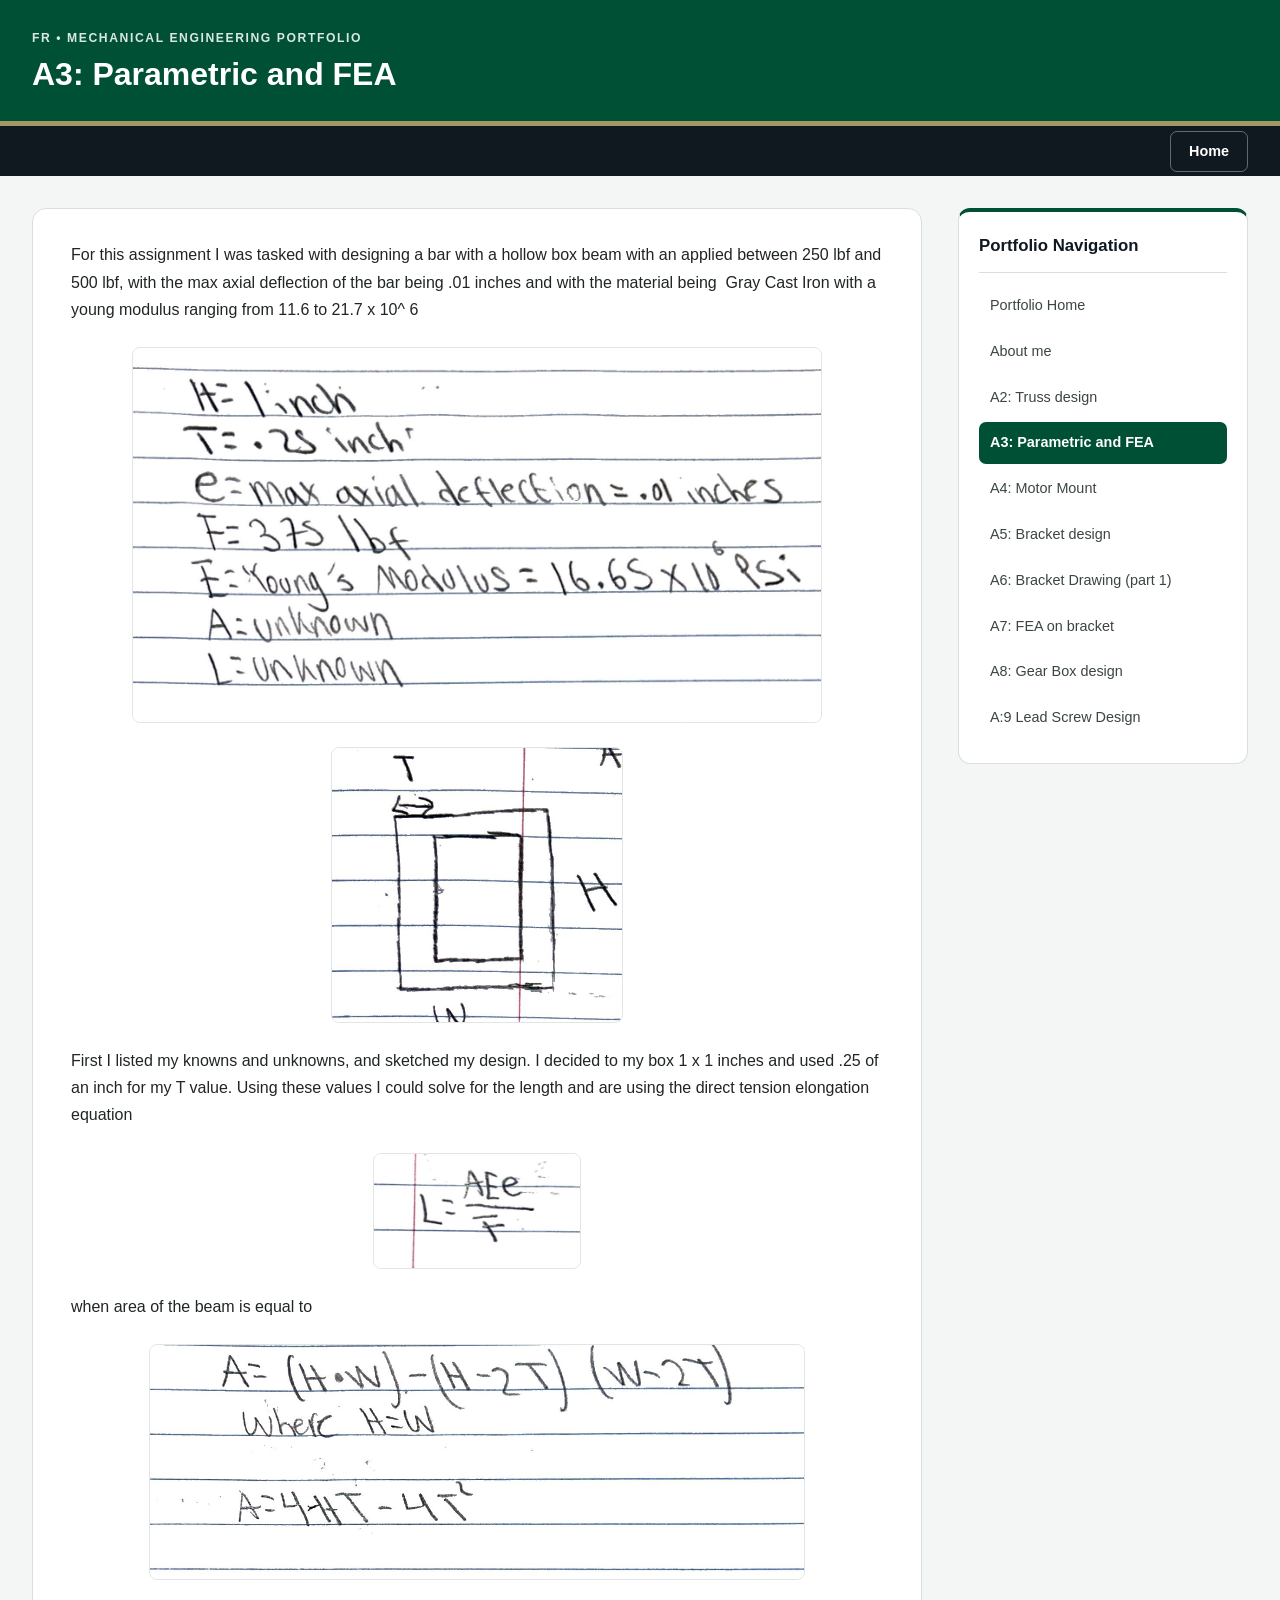
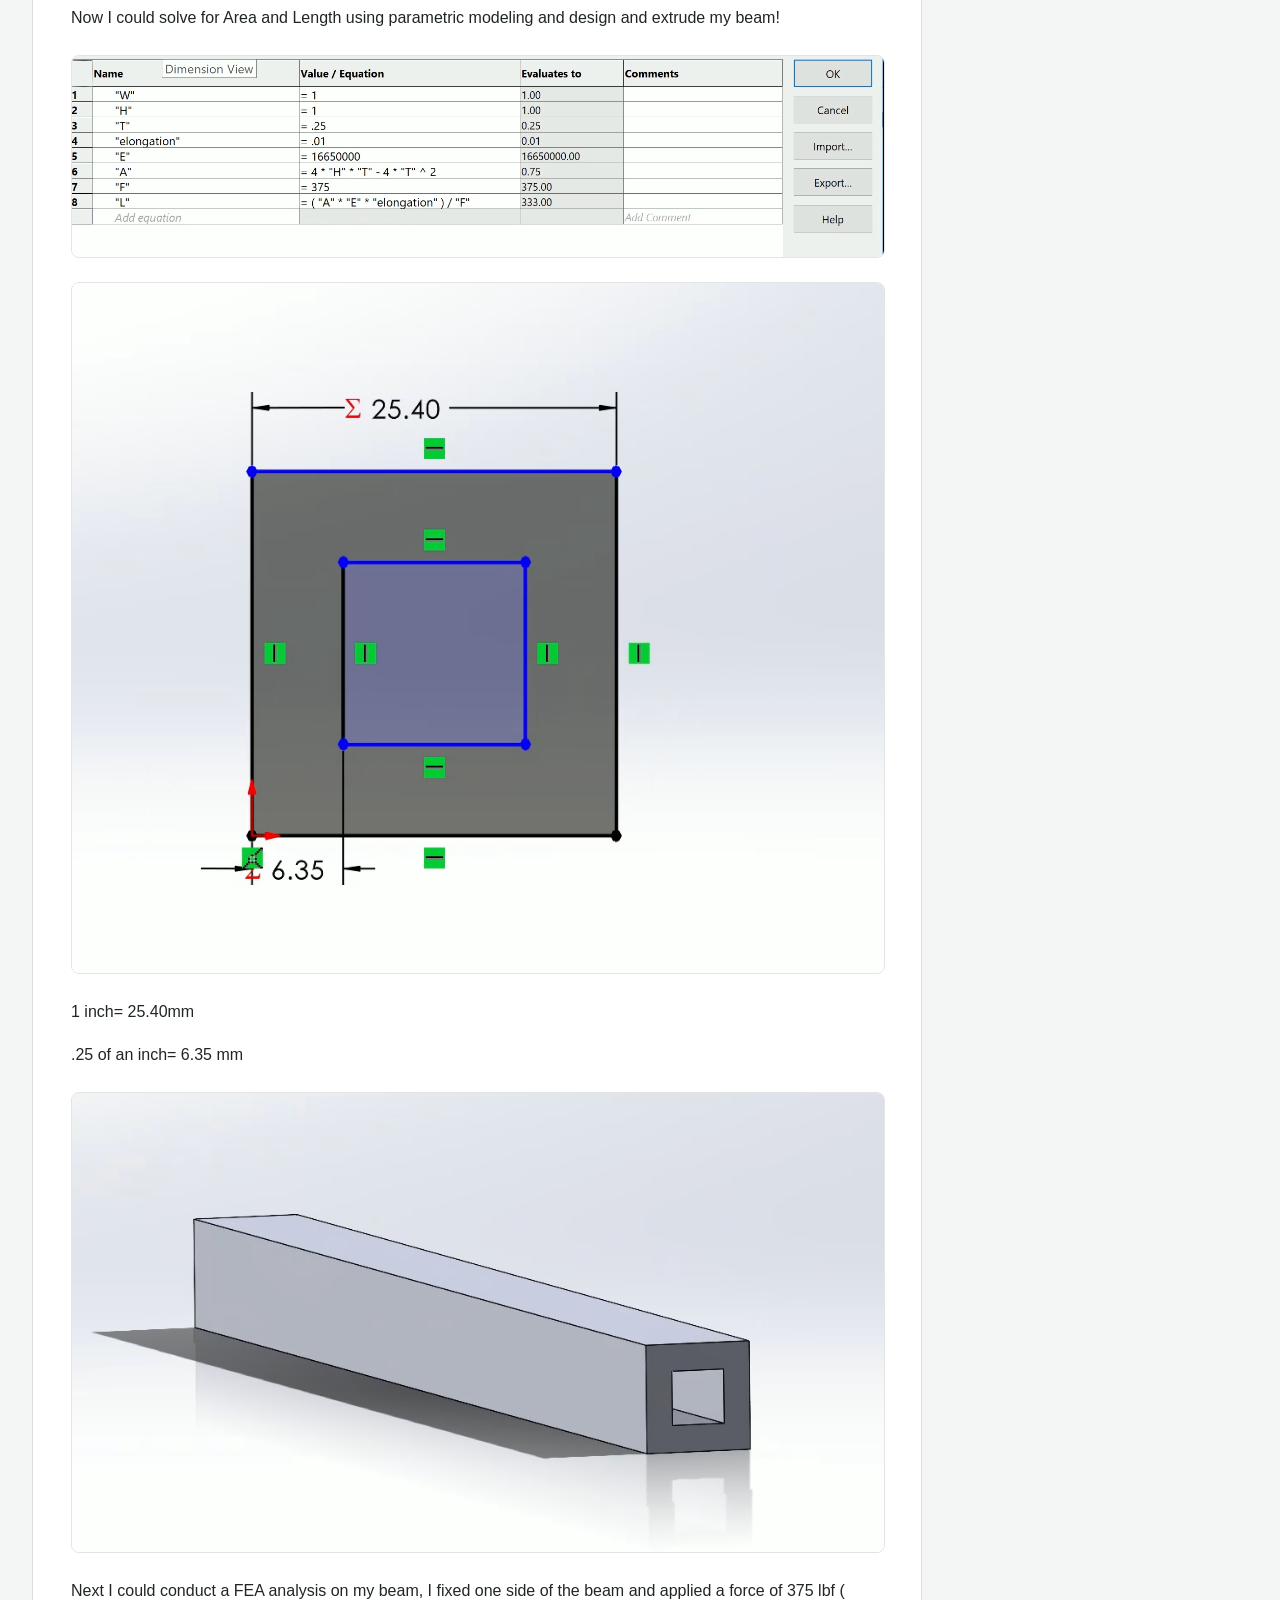
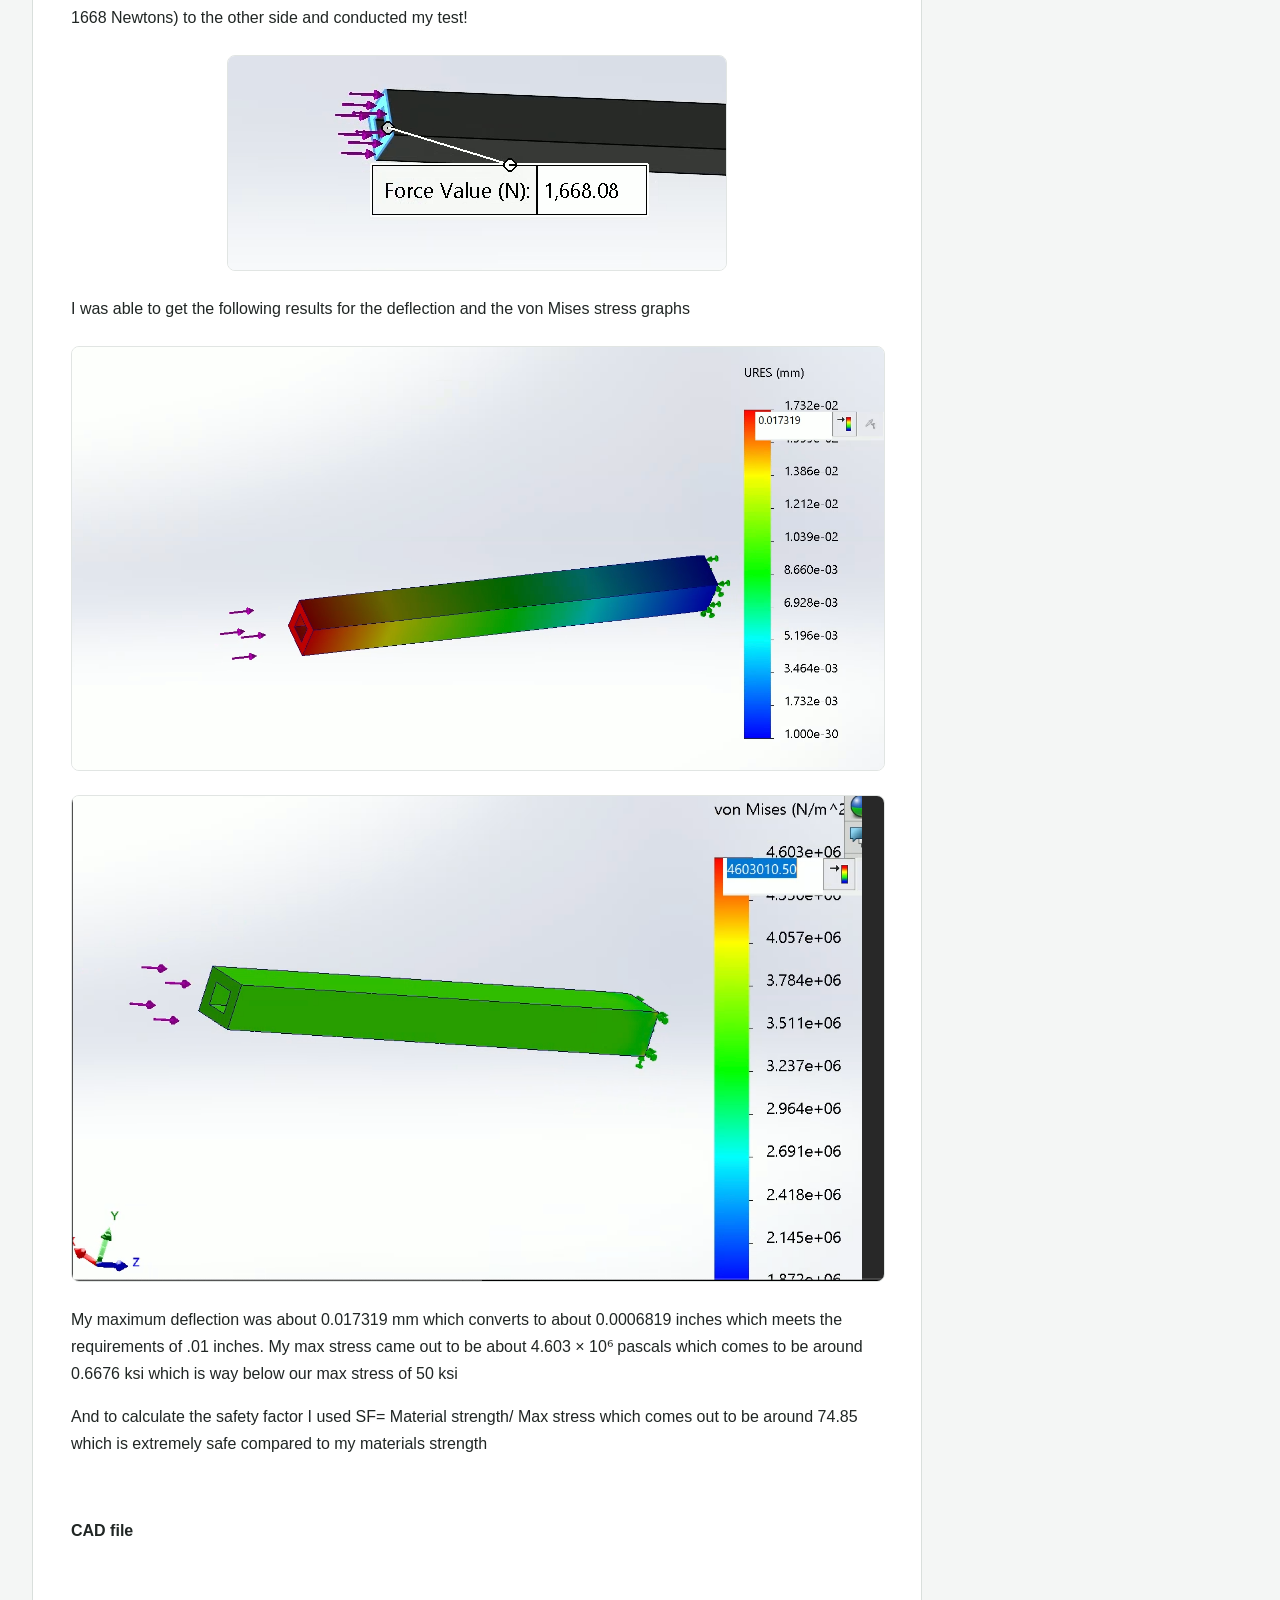
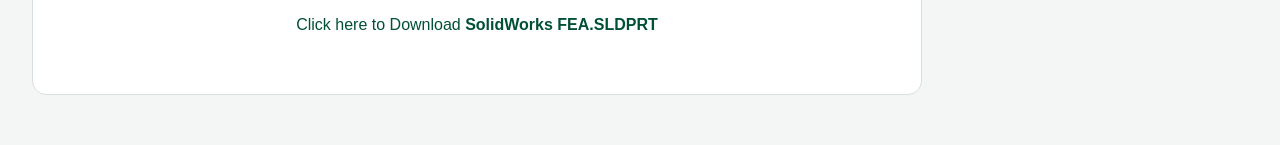
<file: home_a3-parametric-and-fea.html>
<!DOCTYPE html PUBLIC "-//W3C//DTD XHTML 1.0 Transitional//EN"
        "http://www.w3.org/TR/xhtml1/DTD/xhtml1-transitional.dtd">
<html xmlns="http://www.w3.org/1999/xhtml">
<head>
  <meta http-equiv="Content-Type" content="text/html;charset=utf-8" />
  <title>A3: Parametric and FEA -- MEGR2156 lecture portfolio </title>
  <link href="eportfolio.css" media="screen" rel="stylesheet" type="text/css" />
</head>
<body>
<div id="container">
  <div id="header">
    <a href="#skip_navigation" id="skip_navigation_link">Skip Navigation</a>
    <a href="http://www.instructure.com" title="Created with Canvas"><img class="logo" src="logo.svg" alt="logo"/></a>
    <h1>A3: Parametric and FEA</h1>
    <h2><a href="home_welcome-landing.html">MEGR2156 lecture portfolio </a> &#187; <a href="home_welcome-landing.html">Home</a></h2>
    <div class="clear"></div>
  </div>
  <div class="clear"></div>
  <div id="nav-level2">
    <ul>
      <li class="current"><a href="home_welcome-landing.html">Home</a></li>
    </ul>
    <div class="clear"></div>
  </div>
  <div id="content">
    <a name="skip_navigation"></a>
    <h2>A3: Parametric and FEA</h2>
    <div id="page_content">
        
<div class="section " id="page_section_0">
  <div class="section_content">
        <p>For this assignment I was tasked with designing a bar with a hollow box beam with an applied between 250 lbf and 500 lbf, with the max axial deflection of the bar being .01 inches and with the material being &nbsp;Gray Cast Iron with a young modulus ranging from 11.6 to 21.7 x 10^ 6</p>
  </div>
</div>

        
<div class="section read_only" id="page_section_1">
  <div class="section_content">
        <div style="text-align: center;" class="attachment">
            <a href="58_Screenshot 2025-09-11 at 1.15.18 AM.png"><img src="58_Screenshot 2025-09-11 at 1.15.18 AM.png" alt="58_Screenshot 2025-09-11 at 1.15.18 AM.png"/></a>
        </div>
  </div>
</div>

        
<div class="section read_only" id="page_section_2">
  <div class="section_content">
        <div style="text-align: center;" class="attachment">
            <a href="59_Screenshot 2025-09-11 at 1.23.09 AM.png"><img src="59_Screenshot 2025-09-11 at 1.23.09 AM.png" alt="59_Screenshot 2025-09-11 at 1.23.09 AM.png"/></a>
        </div>
  </div>
</div>

        
<div class="section " id="page_section_3">
  <div class="section_content">
        <p>First I listed my knowns and unknowns, and sketched my design. I decided to my box 1 x 1 inches and used .25 of an inch for my T value. Using these values I could solve for the length and are using the direct tension elongation equation</p>
  </div>
</div>

        
<div class="section read_only" id="page_section_4">
  <div class="section_content">
        <div style="text-align: center;" class="attachment">
            <a href="60_Screenshot 2025-09-11 at 1.21.03 AM.png"><img src="60_Screenshot 2025-09-11 at 1.21.03 AM.png" alt="60_Screenshot 2025-09-11 at 1.21.03 AM.png"/></a>
        </div>
  </div>
</div>

        
<div class="section " id="page_section_5">
  <div class="section_content">
        <p>when area of the beam is equal to&nbsp;</p>
  </div>
</div>

        
<div class="section read_only" id="page_section_6">
  <div class="section_content">
        <div style="text-align: center;" class="attachment">
            <a href="61_Screenshot 2025-09-11 at 1.21.55 AM.png"><img src="61_Screenshot 2025-09-11 at 1.21.55 AM.png" alt="61_Screenshot 2025-09-11 at 1.21.55 AM.png"/></a>
        </div>
  </div>
</div>

        
<div class="section " id="page_section_7">
  <div class="section_content">
        <p>Now I could solve for Area and Length using parametric modeling and design and extrude my beam!</p>
  </div>
</div>

        
<div class="section read_only" id="page_section_8">
  <div class="section_content">
        <div style="text-align: center;" class="attachment">
            <a href="62_Screenshot 2025-09-10 at 10.15.51 PM.png"><img src="62_Screenshot 2025-09-10 at 10.15.51 PM.png" alt="62_Screenshot 2025-09-10 at 10.15.51 PM.png"/></a>
        </div>
  </div>
</div>

        
<div class="section read_only" id="page_section_9">
  <div class="section_content">
        <div style="text-align: center;" class="attachment">
            <a href="63_Screenshot 2025-09-10 at 10.20.03 PM.png"><img src="63_Screenshot 2025-09-10 at 10.20.03 PM.png" alt="63_Screenshot 2025-09-10 at 10.20.03 PM.png"/></a>
        </div>
  </div>
</div>

        
<div class="section " id="page_section_10">
  <div class="section_content">
        <p>1 inch= 25.40mm</p><p>.25 of an inch= 6.35 mm</p>
  </div>
</div>

        
<div class="section read_only" id="page_section_11">
  <div class="section_content">
        <div style="text-align: center;" class="attachment">
            <a href="64_Screenshot 2025-09-10 at 10.16.50 PM.png"><img src="64_Screenshot 2025-09-10 at 10.16.50 PM.png" alt="64_Screenshot 2025-09-10 at 10.16.50 PM.png"/></a>
        </div>
  </div>
</div>

        
<div class="section " id="page_section_12">
  <div class="section_content">
        <p>Next I could conduct a FEA analysis on my beam, I fixed one side of the beam and applied a force of 375 lbf ( 1668 Newtons) to the other side and conducted my test!</p>
  </div>
</div>

        
<div class="section read_only" id="page_section_13">
  <div class="section_content">
        <div style="text-align: center;" class="attachment">
            <a href="65_Screenshot 2025-09-11 at 1.04.07 AM.png"><img src="65_Screenshot 2025-09-11 at 1.04.07 AM.png" alt="65_Screenshot 2025-09-11 at 1.04.07 AM.png"/></a>
        </div>
  </div>
</div>

        
<div class="section " id="page_section_14">
  <div class="section_content">
        <p>I was able to get the following results for the deflection and the von Mises stress graphs&nbsp;</p>
  </div>
</div>

        
<div class="section read_only" id="page_section_15">
  <div class="section_content">
        <div style="text-align: center;" class="attachment">
            <a href="66_Screenshot 2025-09-11 at 1.05.53 AM.png"><img src="66_Screenshot 2025-09-11 at 1.05.53 AM.png" alt="66_Screenshot 2025-09-11 at 1.05.53 AM.png"/></a>
        </div>
  </div>
</div>

        
<div class="section read_only" id="page_section_16">
  <div class="section_content">
        <div style="text-align: center;" class="attachment">
            <a href="67_Screenshot 2025-09-11 at 1.51.51 AM.png"><img src="67_Screenshot 2025-09-11 at 1.51.51 AM.png" alt="67_Screenshot 2025-09-11 at 1.51.51 AM.png"/></a>
        </div>
  </div>
</div>

        
<div class="section " id="page_section_17">
  <div class="section_content">
        <p>My maximum deflection was about 0.017319 mm which converts to about 0.0006819 inches which meets the requirements of .01 inches. My max stress came out to be about 4.603 × 10⁶ pascals which comes to be around 0.6676 ksi which is way below our max stress of 50 ksi&nbsp;</p><p>And to calculate the safety factor I used SF= Material strength/ Max stress which comes out to be around 74.85 which is extremely safe compared to my materials strength&nbsp;</p><p>&nbsp;</p><p><strong>CAD file</strong></p><p>&nbsp;</p>
  </div>
</div>

        
<div class="section read_only" id="page_section_18">
  <div class="section_content">
        <div style="text-align: center;" class="attachment">
            <a href="68_SolidWorks FEA.SLDPRT">
              Click here to Download <span class="filename">SolidWorks FEA.SLDPRT</span>
            </a>
        </div>
  </div>
</div>

    </div>
  </div>
  <div id="sidebar">
    <div class="section_header">
      Home
    </div>
    <ul id="page_list">
        <li id="page_32678" class="page ">
          <a class="page_url" href="home_welcome-landing.html">
            <span class="name">Welcome (landing)</span>
          </a>
        </li>
        <li id="page_32679" class="page ">
          <a class="page_url" href="home_about-me.html">
            <span class="name">About me</span>
          </a>
        </li>
        <li id="page_32927" class="page ">
          <a class="page_url" href="home_a2-truss-design.html">
            <span class="name">A2: Truss design</span>
          </a>
        </li>
        <li id="page_33180" class="page current">
          <a class="page_url" href="home_a3-parametric-and-fea.html">
            <span class="name">A3: Parametric and FEA</span>
          </a>
        </li>
        <li id="page_33385" class="page ">
          <a class="page_url" href="home_a4-motor-mount.html">
            <span class="name">A4: Motor Mount </span>
          </a>
        </li>
        <li id="page_33595" class="page ">
          <a class="page_url" href="home_a5-bracket-design.html">
            <span class="name">A5: Bracket design</span>
          </a>
        </li>
        <li id="page_33776" class="page ">
          <a class="page_url" href="home_a6-bracket-drawing-part-1.html">
            <span class="name">A6: Bracket Drawing (part 1)</span>
          </a>
        </li>
        <li id="page_34208" class="page ">
          <a class="page_url" href="home_a7-fea-on-bracket.html">
            <span class="name">A7: FEA on bracket</span>
          </a>
        </li>
        <li id="page_34371" class="page ">
          <a class="page_url" href="home_a8-gear-box-design.html">
            <span class="name">A8: Gear Box design </span>
          </a>
        </li>
        <li id="page_34560" class="page ">
          <a class="page_url" href="home_a-9-lead-screw-design.html">
            <span class="name">A:9 Lead Screw Design </span>
          </a>
        </li>
    </ul>
  </div>
</div>


</body>
</html>
</file>
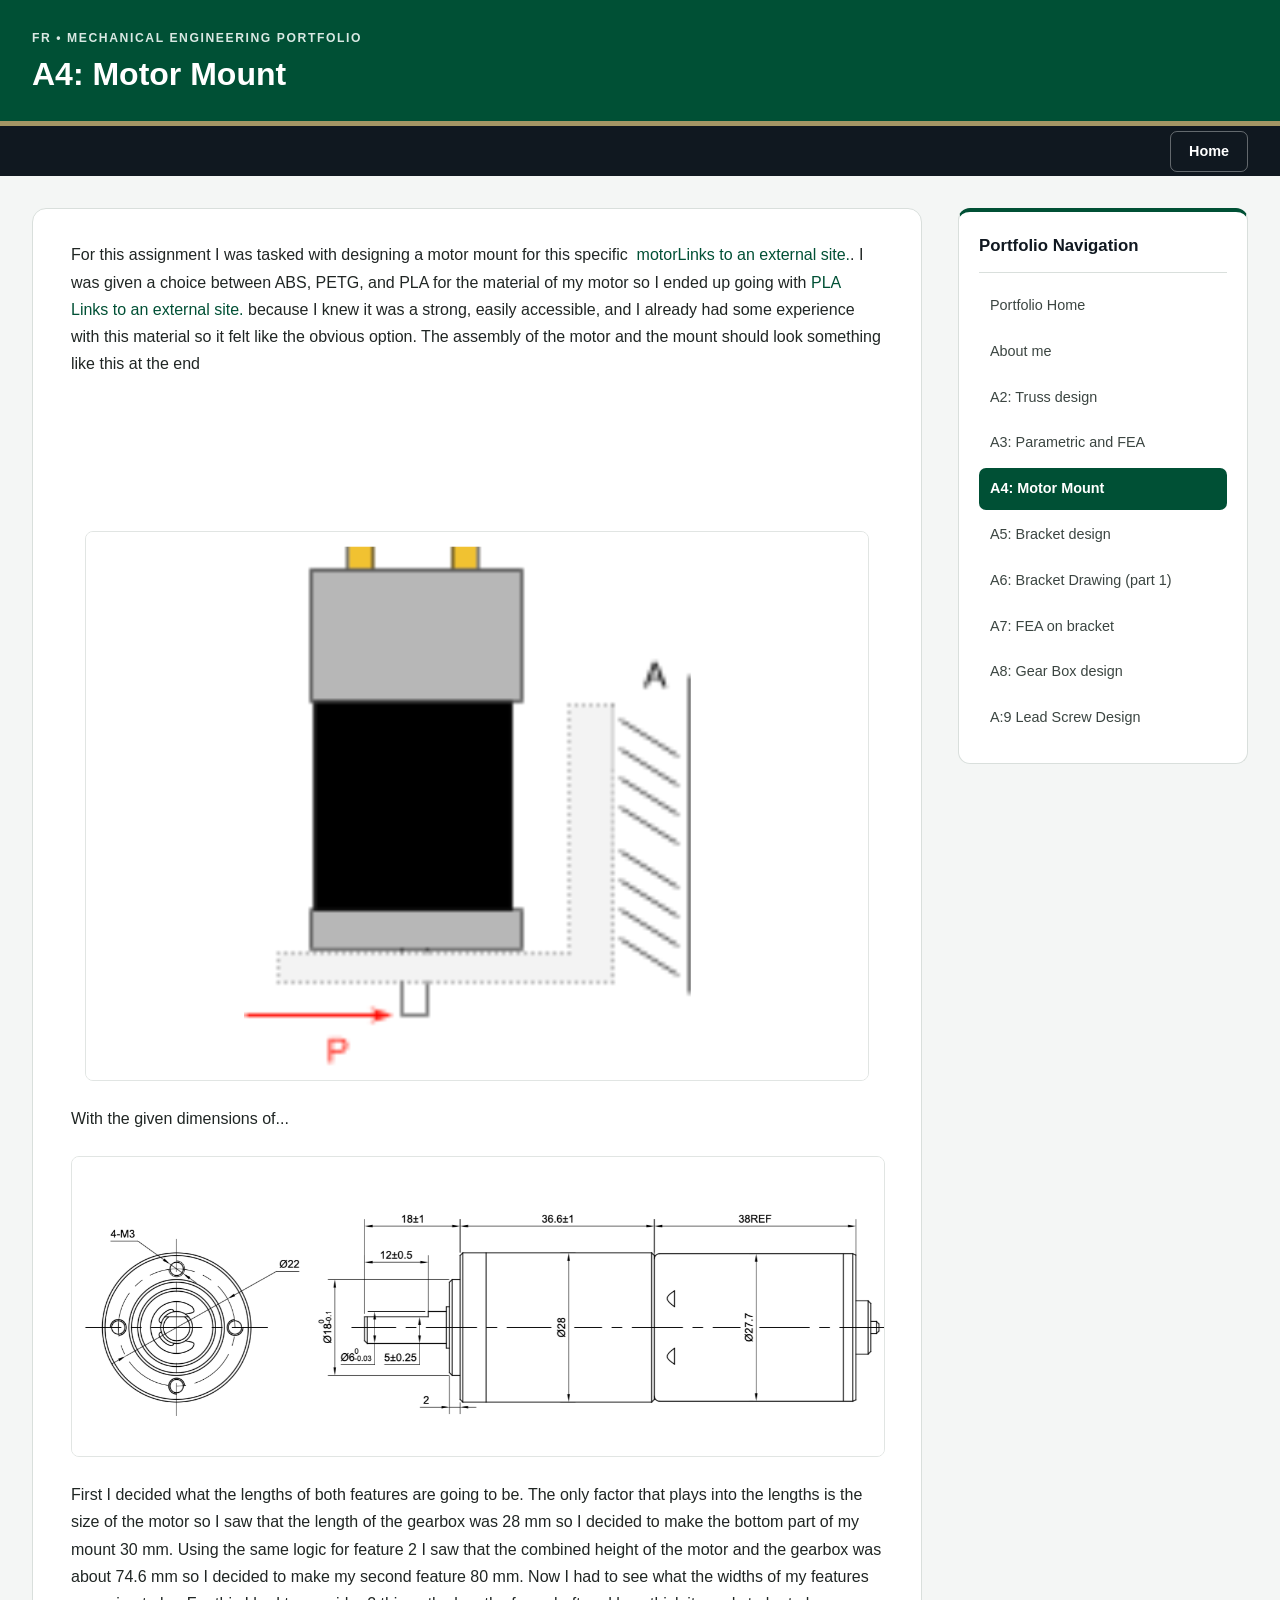
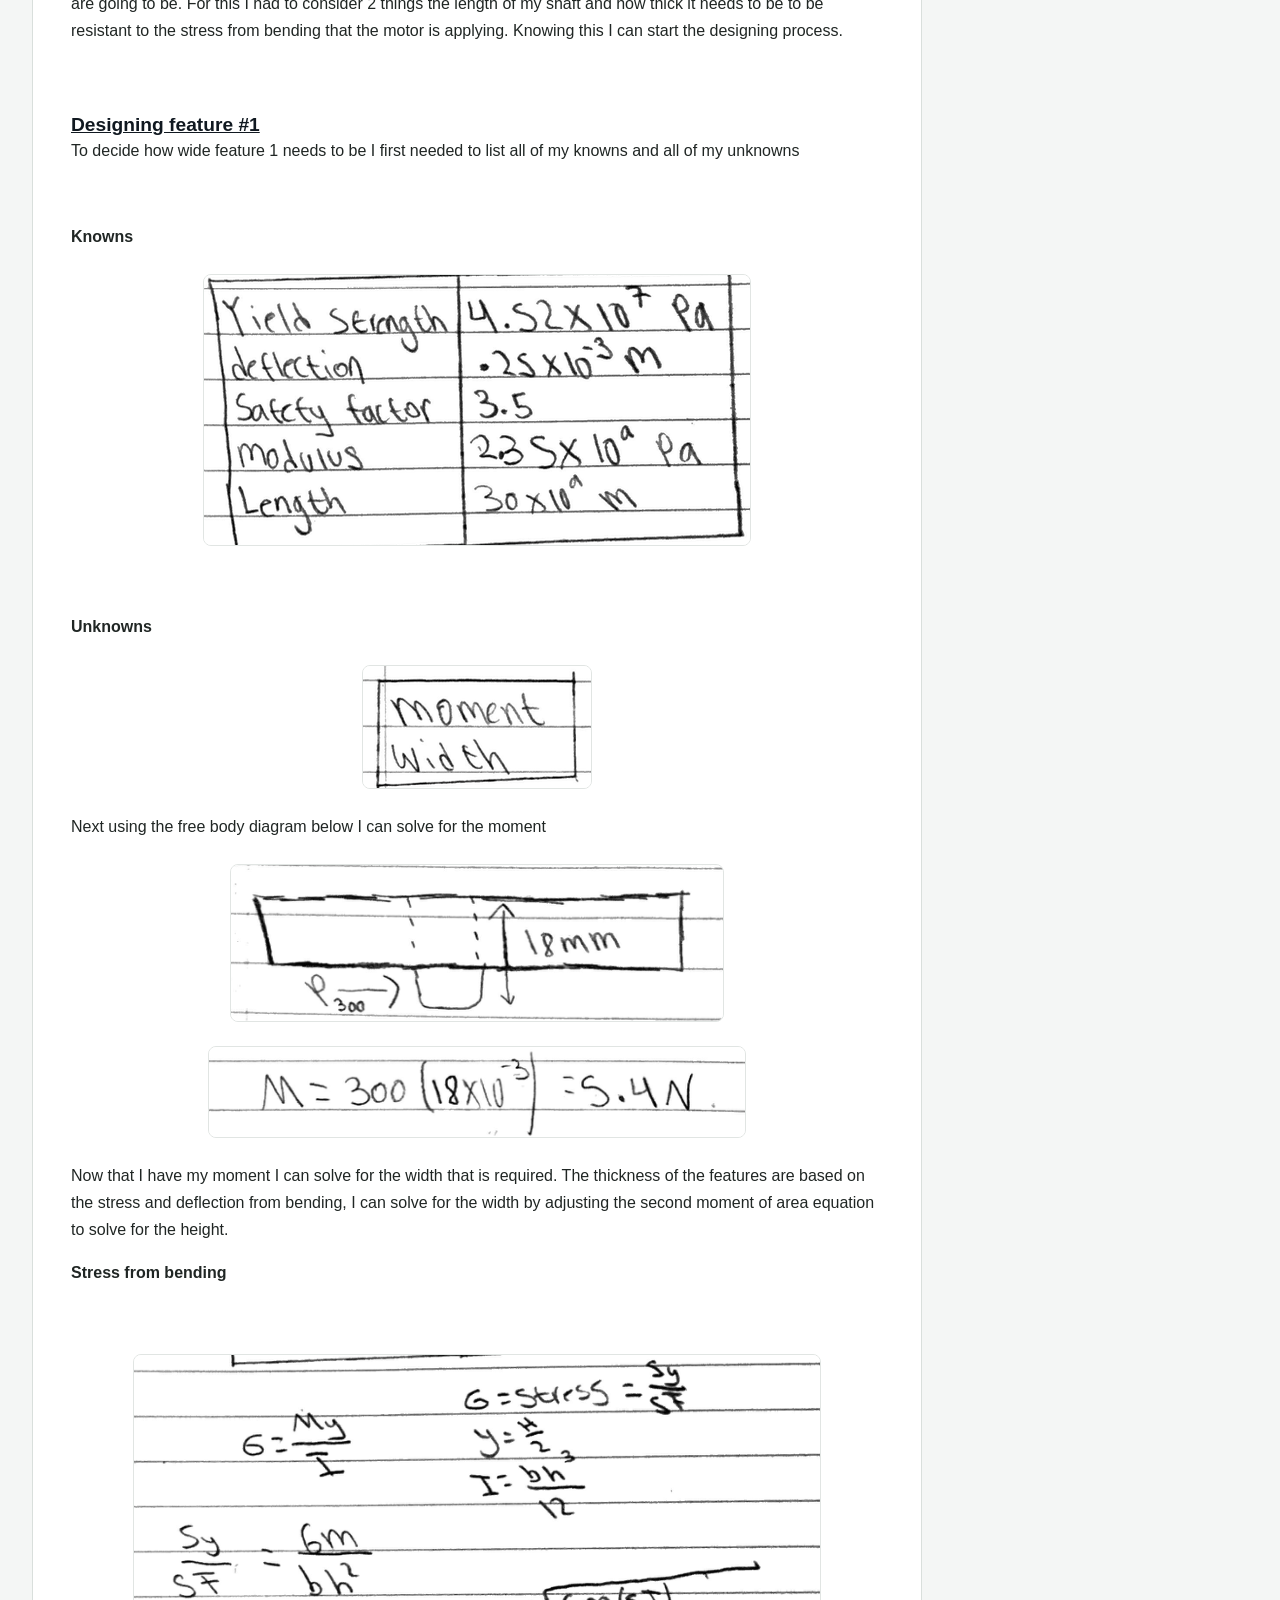
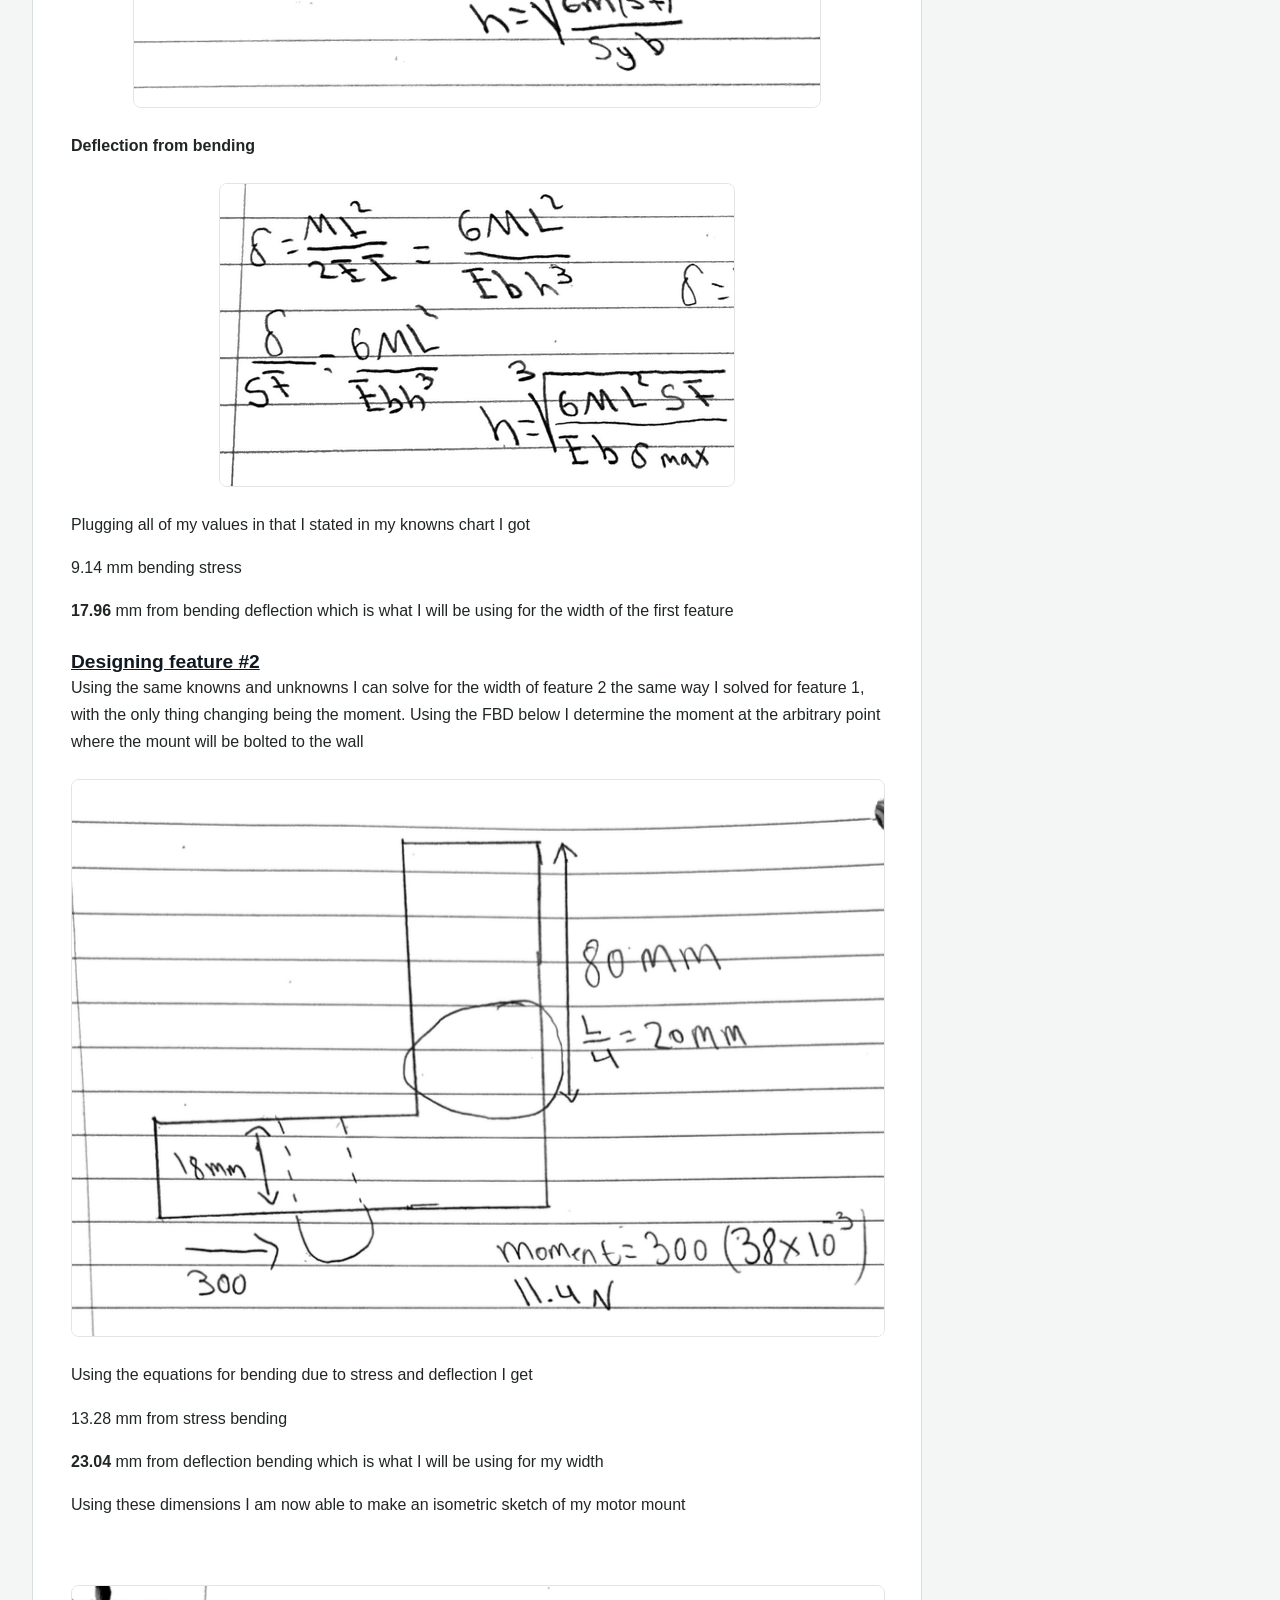
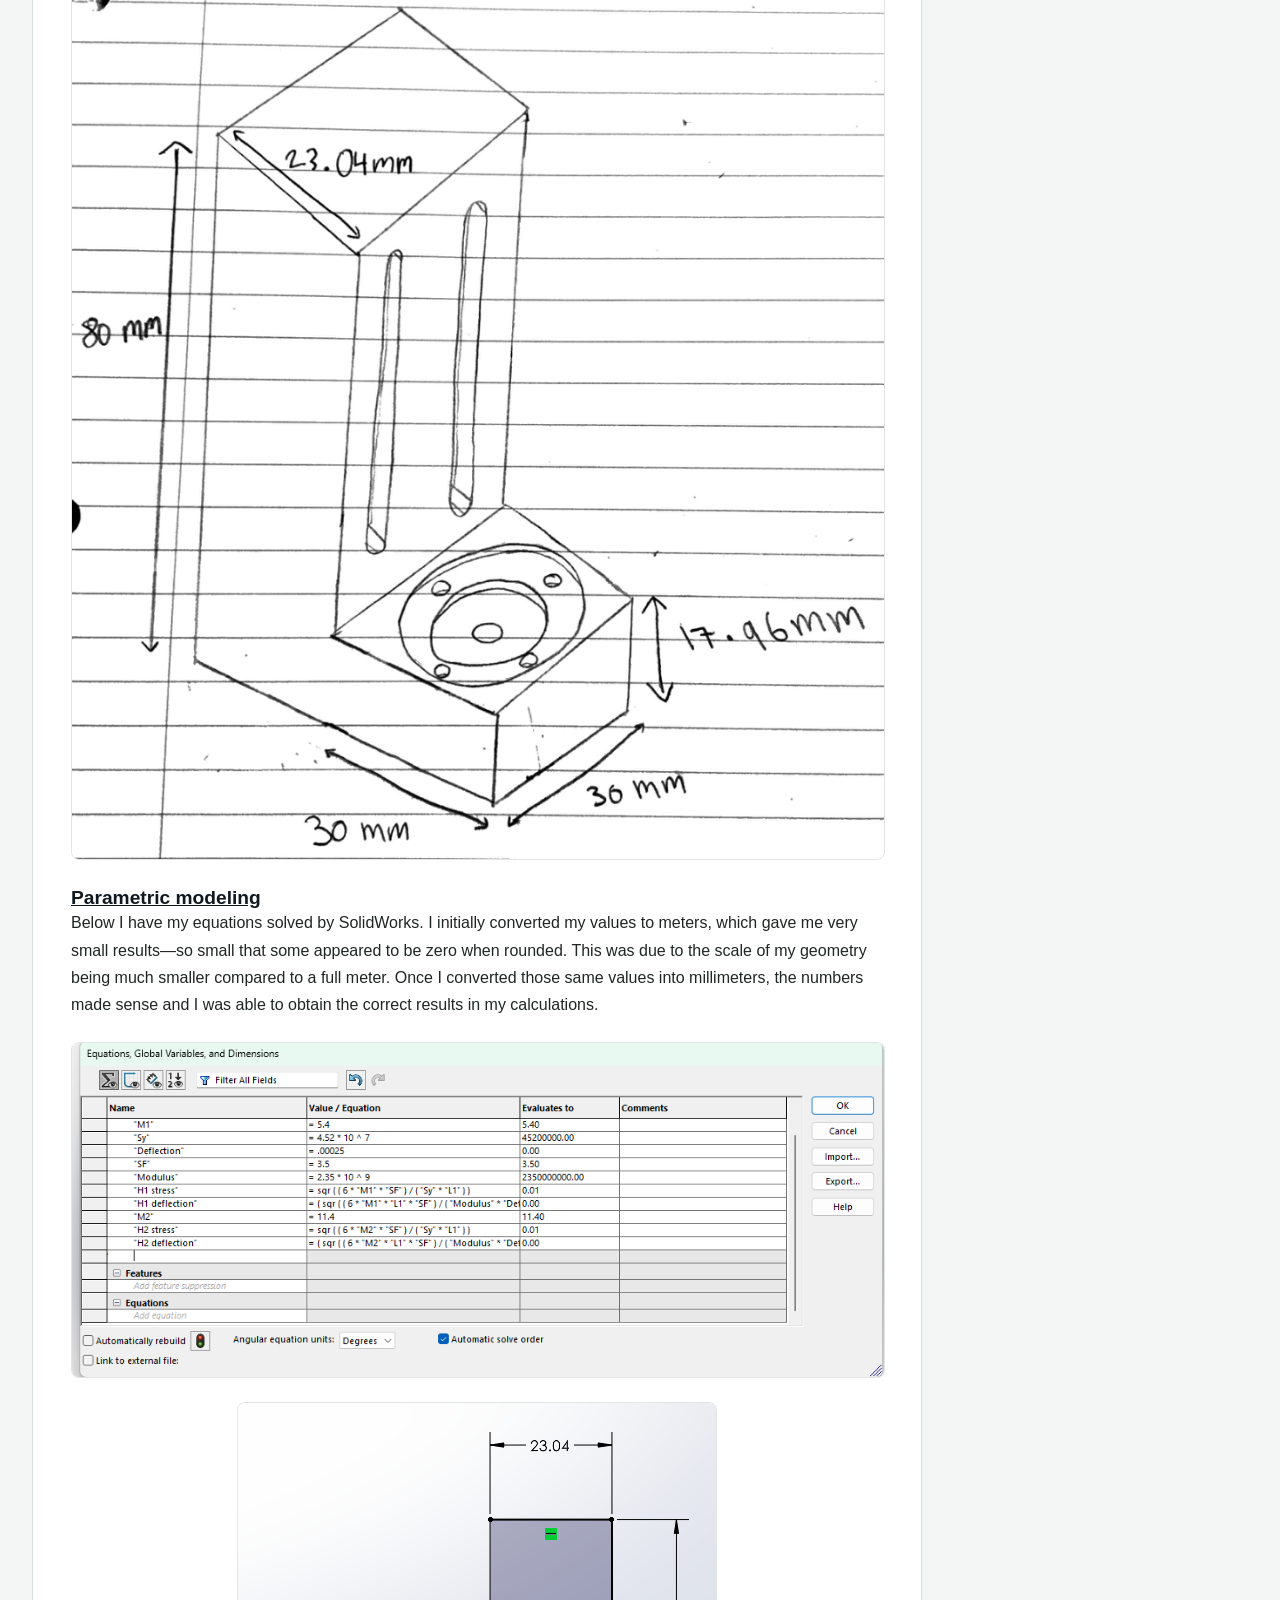
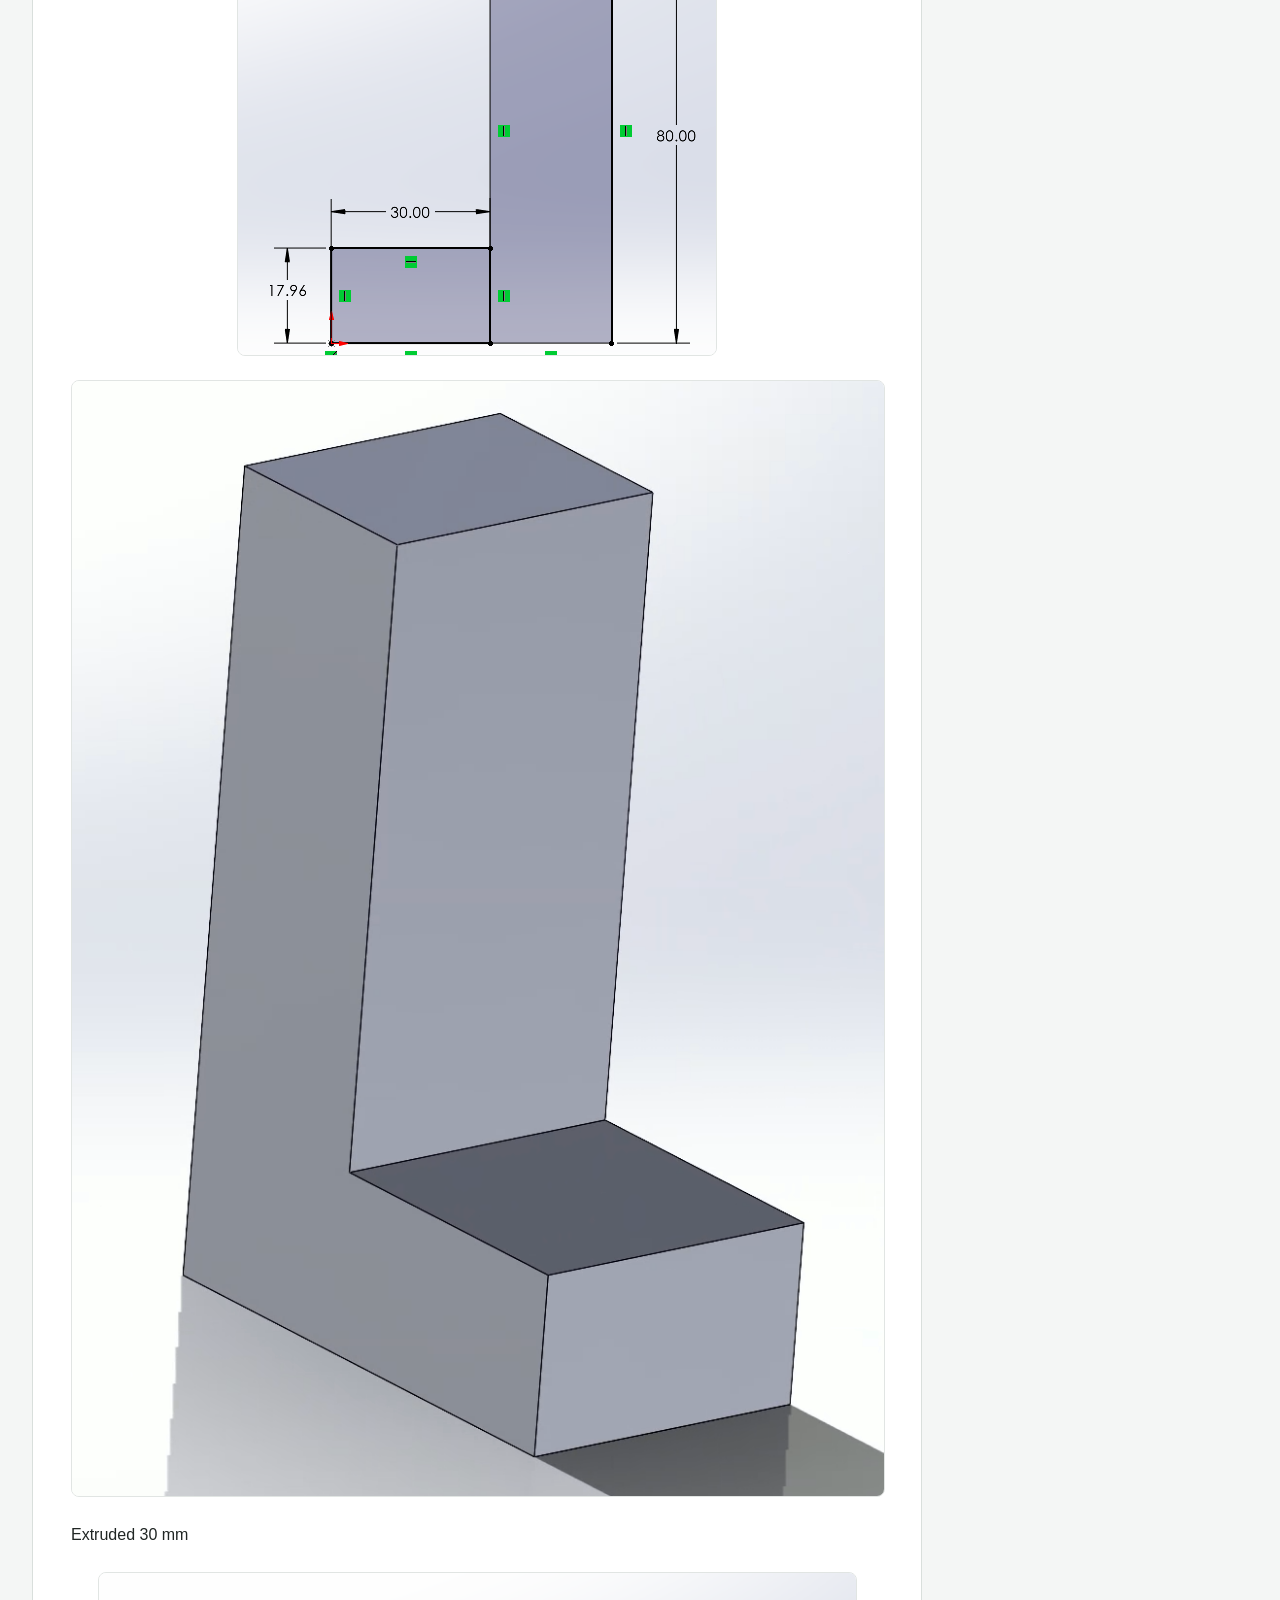
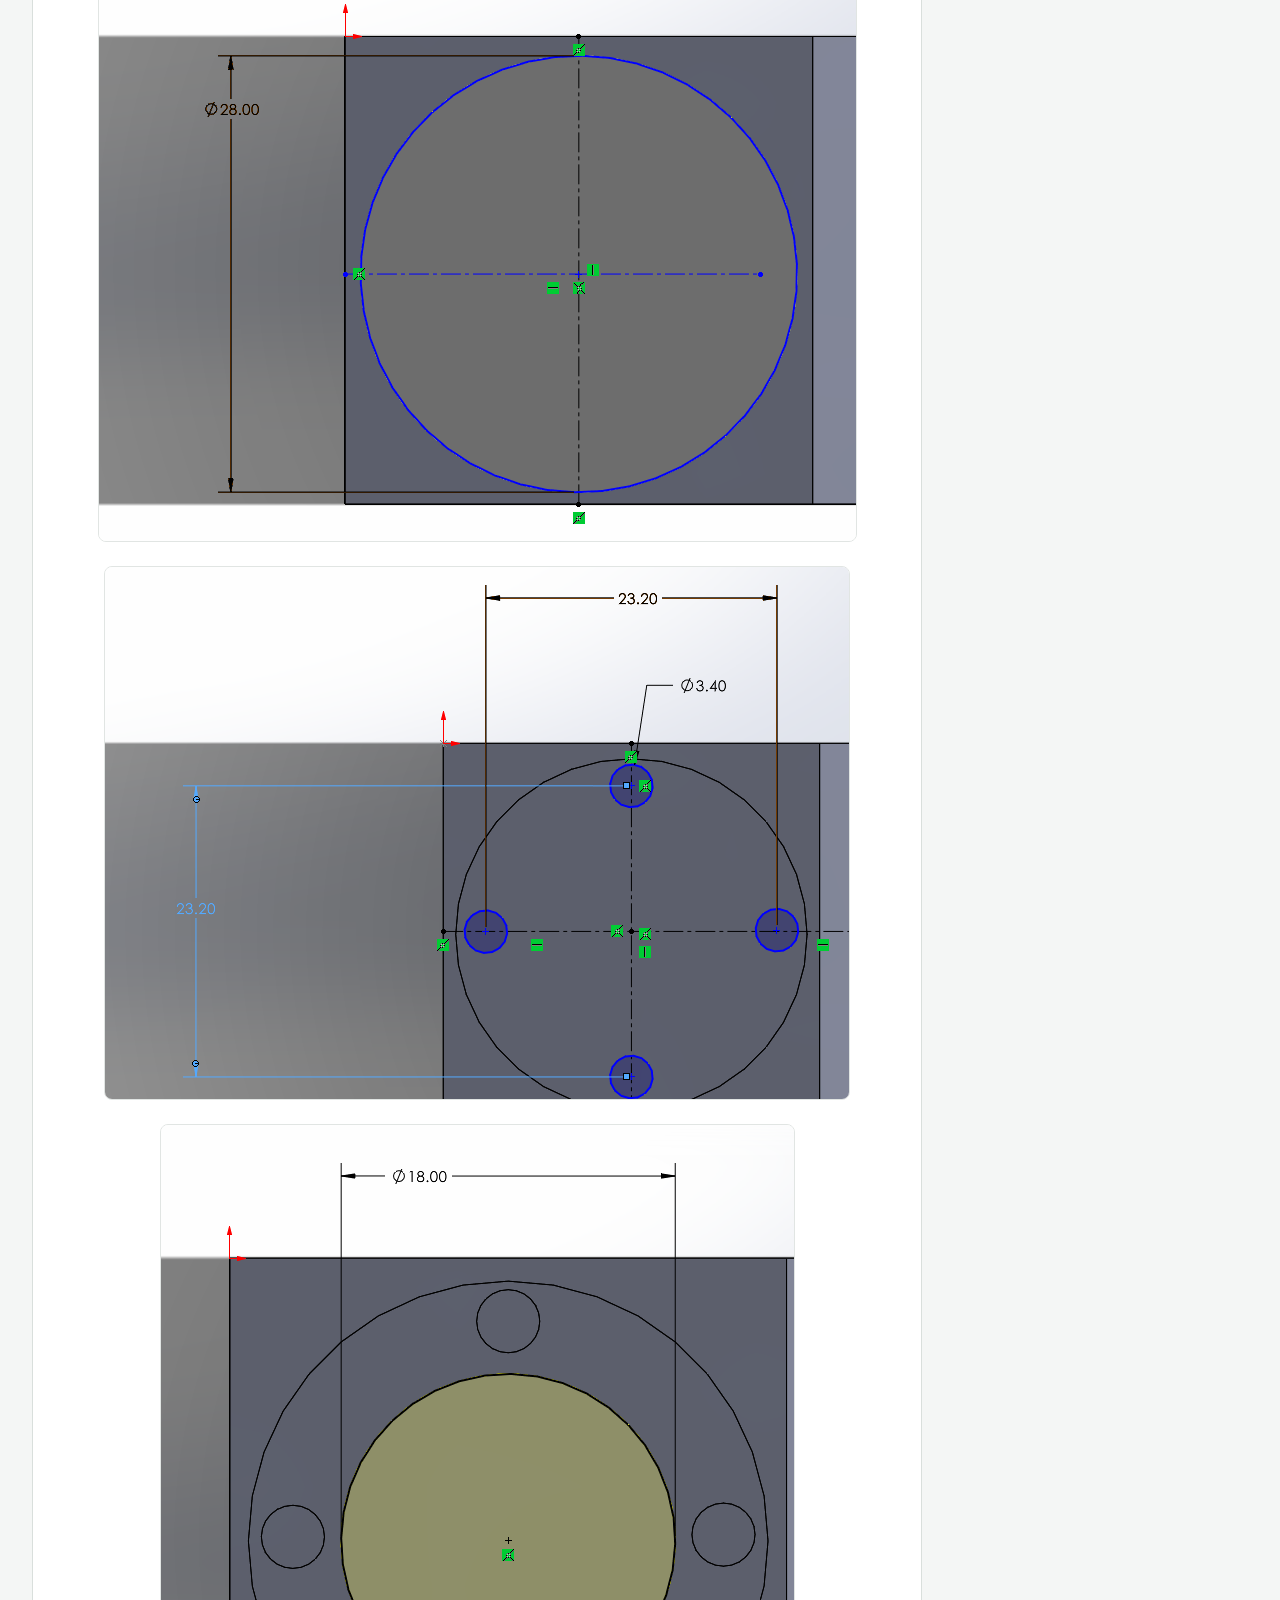
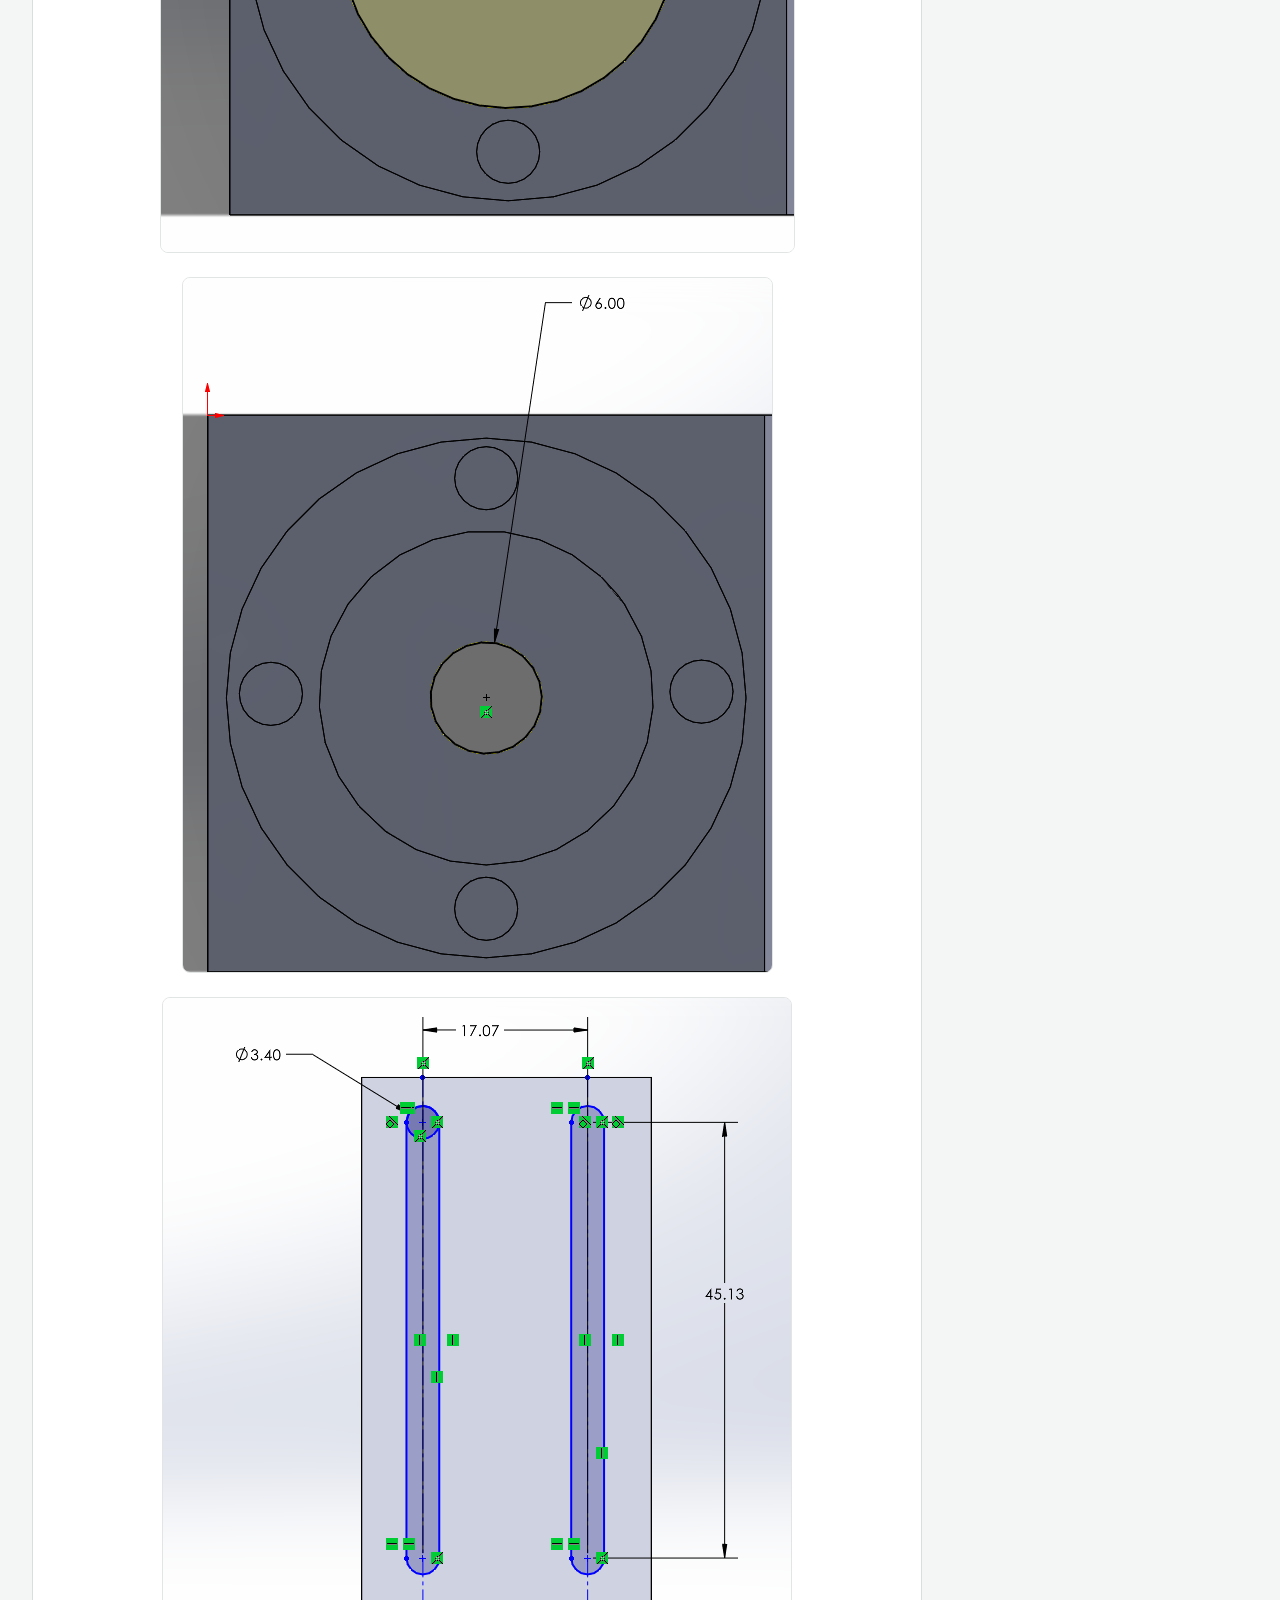
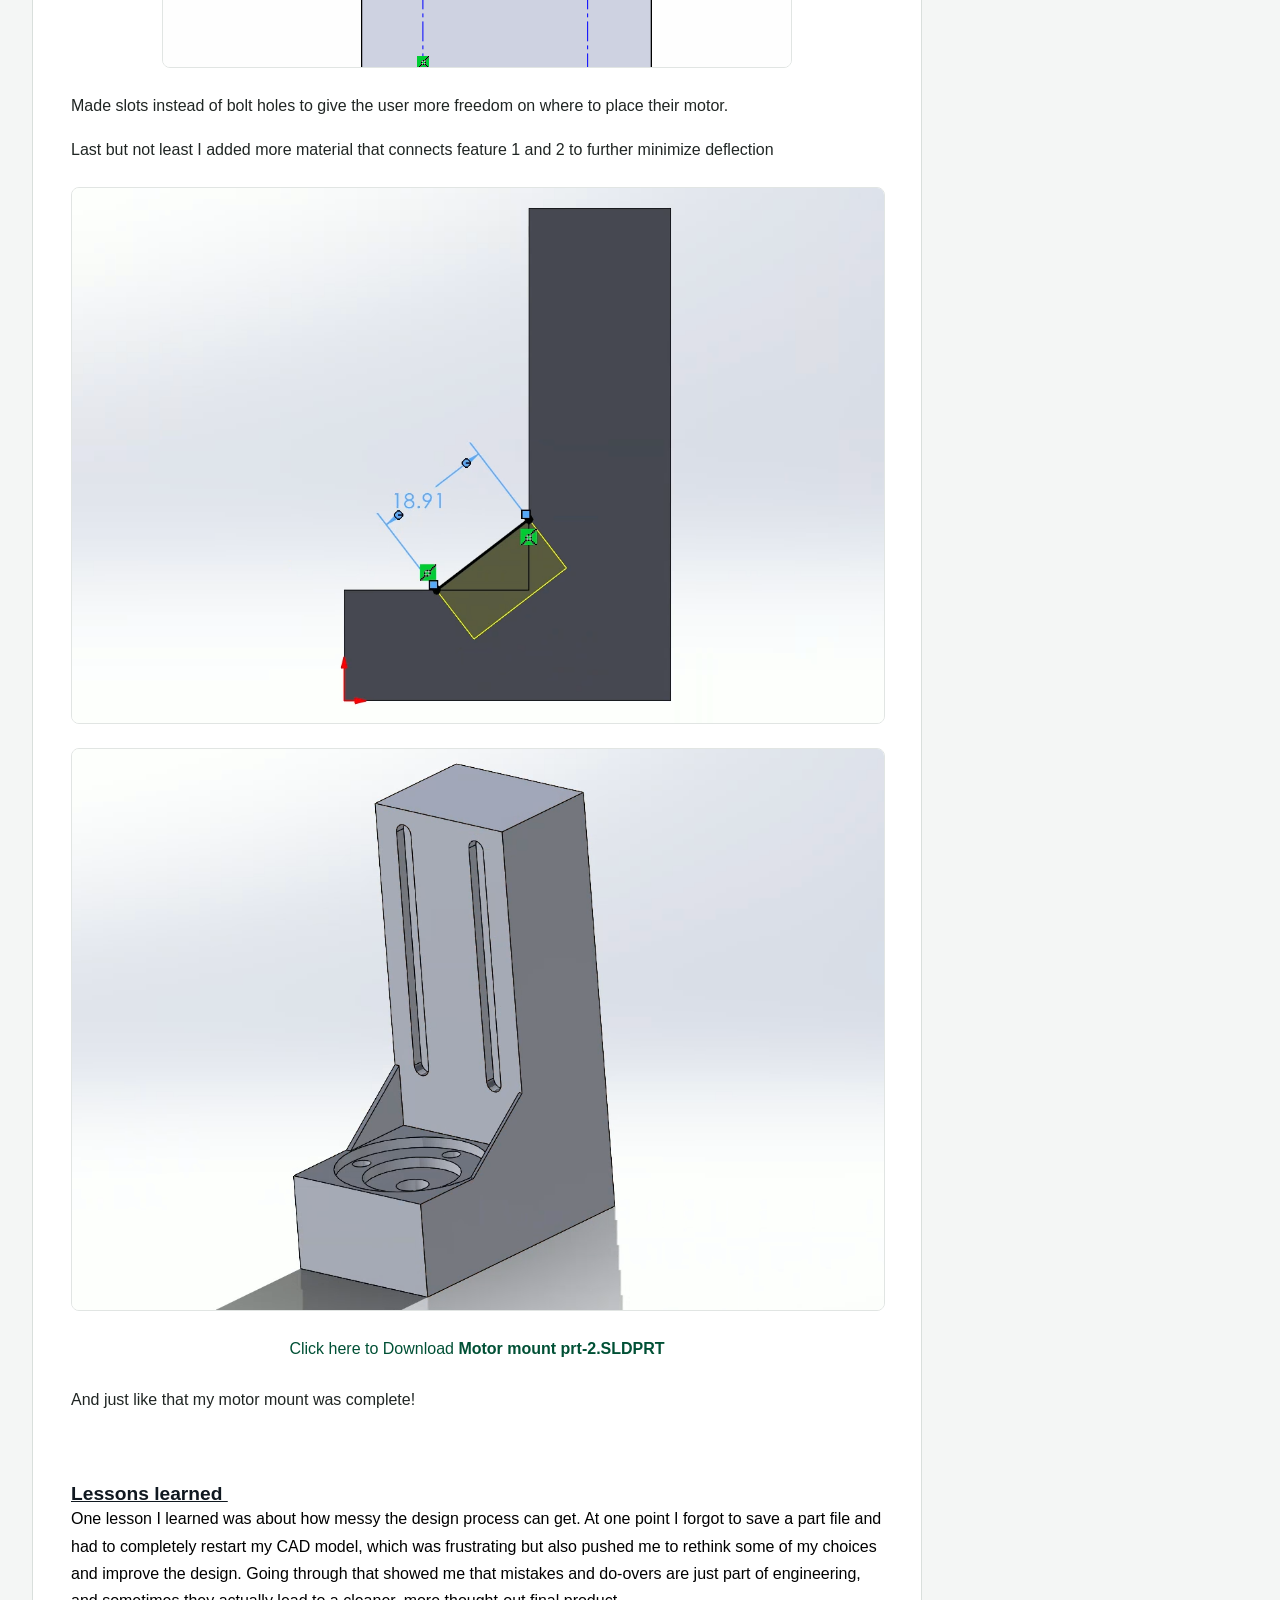
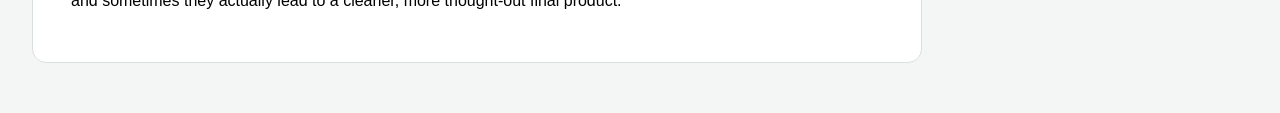
<file: home_a4-motor-mount.html>
<!DOCTYPE html PUBLIC "-//W3C//DTD XHTML 1.0 Transitional//EN"
        "http://www.w3.org/TR/xhtml1/DTD/xhtml1-transitional.dtd">
<html xmlns="http://www.w3.org/1999/xhtml">
<head>
  <meta http-equiv="Content-Type" content="text/html;charset=utf-8" />
  <title>A4: Motor Mount  -- MEGR2156 lecture portfolio </title>
  <link href="eportfolio.css" media="screen" rel="stylesheet" type="text/css" />
</head>
<body>
<div id="container">
  <div id="header">
    <a href="#skip_navigation" id="skip_navigation_link">Skip Navigation</a>
    <a href="http://www.instructure.com" title="Created with Canvas"><img class="logo" src="logo.svg" alt="logo"/></a>
    <h1>A4: Motor Mount </h1>
    <h2><a href="home_welcome-landing.html">MEGR2156 lecture portfolio </a> &#187; <a href="home_welcome-landing.html">Home</a></h2>
    <div class="clear"></div>
  </div>
  <div class="clear"></div>
  <div id="nav-level2">
    <ul>
      <li class="current"><a href="home_welcome-landing.html">Home</a></li>
    </ul>
    <div class="clear"></div>
  </div>
  <div id="content">
    <a name="skip_navigation"></a>
    <h2>A4: Motor Mount </h2>
    <div id="page_content">
        
<div class="section " id="page_section_0">
  <div class="section_content">
        <p>For this assignment I was tasked with designing a motor mount for this specific &nbsp;<a class="inline_disabled external" title="Link" href="https://www.omc-stepperonline.com/brushed-24v-dc-gear-motor-3-6kg-cm-46rpm-w-99-5-1-planetary-gearbox-pa28-28245800-g100" target="_blank"><span>motor</span><span class="external_link_icon" style="display: inline-block; text-indent: initial;" role="presentation"> <span class="screenreader-only">Links to an external site.</span></span></a>. I was given a choice between ABS, PETG, and PLA for the material of my motor so I ended up going with <a class="inline_disabled external" title="Link" href="https://www.matweb.com/search/DataSheet.aspx?MatGUID=ab96a4c0655c4018a8785ac4031b9278&amp;ckck=1" target="_blank"><span>PLA</span><span class="external_link_icon" style="display: inline-block; text-indent: initial;" role="presentation"> <span class="screenreader-only">Links to an external site.</span></span></a> because I knew it was a strong, easily accessible, and I already had some experience with this material so it felt like the obvious option. The assembly of the motor and the mount should look something like this at the end</p><p>&nbsp;</p><p>&nbsp;</p><p>&nbsp;</p>
  </div>
</div>

        
<div class="section read_only" id="page_section_1">
  <div class="section_content">
        <div style="text-align: center;" class="attachment">
            <a href="89_Screenshot 2025-09-17 at 9.17.05 PM.png"><img src="89_Screenshot 2025-09-17 at 9.17.05 PM.png" alt="89_Screenshot 2025-09-17 at 9.17.05 PM.png"/></a>
        </div>
  </div>
</div>

        
<div class="section " id="page_section_2">
  <div class="section_content">
        <p>With the given dimensions of... &nbsp;</p>
  </div>
</div>

        
<div class="section read_only" id="page_section_3">
  <div class="section_content">
        <div style="text-align: center;" class="attachment">
            <a href="90_Screenshot 2025-09-17 at 10.31.28 PM.png"><img src="90_Screenshot 2025-09-17 at 10.31.28 PM.png" alt="90_Screenshot 2025-09-17 at 10.31.28 PM.png"/></a>
        </div>
  </div>
</div>

        
<div class="section " id="page_section_4">
  <div class="section_content">
        <p>First I decided what the lengths of both features are going to be. The only factor that plays into the lengths is the size of the motor so I saw that the length of the gearbox was 28 mm so I decided to make the bottom part of my mount 30 mm. Using the same logic for feature 2 I saw that the combined height of the motor and the gearbox was about 74.6 mm so I decided to make my second feature 80 mm. Now I had to see what the widths of my features are going to be. For this I had to consider 2 things the length of my shaft and how thick it needs to be to be resistant to the stress from bending that the motor is applying. Knowing this I can start the designing process.&nbsp;</p><p>&nbsp;</p><h3><span style="text-decoration: underline;"><strong>Designing feature #1</strong></span></h3><p>To decide how wide feature 1 needs to be I first needed to list all of my knowns and all of my unknowns&nbsp;</p><p>&nbsp;</p><p><strong>Knowns</strong><strong></strong></p>
  </div>
</div>

        
<div class="section read_only" id="page_section_5">
  <div class="section_content">
        <div style="text-align: center;" class="attachment">
            <a href="91_Screenshot 2025-09-17 at 10.29.30 PM.png"><img src="91_Screenshot 2025-09-17 at 10.29.30 PM.png" alt="91_Screenshot 2025-09-17 at 10.29.30 PM.png"/></a>
        </div>
  </div>
</div>

        
<div class="section " id="page_section_6">
  <div class="section_content">
        <p>&nbsp;</p><p><strong>Unknowns&nbsp;</strong><strong></strong></p>
  </div>
</div>

        
<div class="section read_only" id="page_section_7">
  <div class="section_content">
        <div style="text-align: center;" class="attachment">
            <a href="92_Screenshot 2025-09-17 at 10.29.56 PM.png"><img src="92_Screenshot 2025-09-17 at 10.29.56 PM.png" alt="92_Screenshot 2025-09-17 at 10.29.56 PM.png"/></a>
        </div>
  </div>
</div>

        
<div class="section " id="page_section_8">
  <div class="section_content">
        <p>Next using the free body diagram below I can solve for the moment</p>
  </div>
</div>

        
<div class="section read_only" id="page_section_9">
  <div class="section_content">
        <div style="text-align: center;" class="attachment">
            <a href="93_Screenshot 2025-09-17 at 10.32.12 PM.png"><img src="93_Screenshot 2025-09-17 at 10.32.12 PM.png" alt="93_Screenshot 2025-09-17 at 10.32.12 PM.png"/></a>
        </div>
  </div>
</div>

        
<div class="section read_only" id="page_section_10">
  <div class="section_content">
        <div style="text-align: center;" class="attachment">
            <a href="94_Screenshot 2025-09-17 at 10.32.20 PM.png"><img src="94_Screenshot 2025-09-17 at 10.32.20 PM.png" alt="94_Screenshot 2025-09-17 at 10.32.20 PM.png"/></a>
        </div>
  </div>
</div>

        
<div class="section " id="page_section_11">
  <div class="section_content">
        <p>Now that I have my moment I can solve for the width that is required. The thickness of the features are based on the stress and deflection from bending, I can solve for the width by adjusting the second moment of area equation to solve for the height.</p><p><strong>Stress from bending&nbsp;</strong><strong></strong></p><p>&nbsp;</p>
  </div>
</div>

        
<div class="section read_only" id="page_section_12">
  <div class="section_content">
        <div style="text-align: center;" class="attachment">
            <a href="95_Screenshot 2025-09-17 at 10.28.25 PM.png"><img src="95_Screenshot 2025-09-17 at 10.28.25 PM.png" alt="95_Screenshot 2025-09-17 at 10.28.25 PM.png"/></a>
        </div>
  </div>
</div>

        
<div class="section " id="page_section_13">
  <div class="section_content">
        <p><strong>Deflection from bending </strong><strong></strong></p>
  </div>
</div>

        
<div class="section read_only" id="page_section_14">
  <div class="section_content">
        <div style="text-align: center;" class="attachment">
            <a href="96_Screenshot 2025-09-17 at 10.39.45 PM.png"><img src="96_Screenshot 2025-09-17 at 10.39.45 PM.png" alt="96_Screenshot 2025-09-17 at 10.39.45 PM.png"/></a>
        </div>
  </div>
</div>

        
<div class="section " id="page_section_15">
  <div class="section_content">
        <p>Plugging all of my values in that I stated in my knowns chart I got&nbsp;</p><p>9.14 mm bending stress</p><p><strong>17.96</strong> mm from bending deflection which is what I will be using for the width of the first feature&nbsp;</p><h3><span style="text-decoration: underline;"><strong>Designing feature #2</strong></span></h3><p>Using the same knowns and unknowns I can solve for the width of feature 2 the same way I solved for feature 1, with the only thing changing being the moment. Using the FBD below I determine the moment at the arbitrary point where the mount will be bolted to the wall</p>
  </div>
</div>

        
<div class="section read_only" id="page_section_16">
  <div class="section_content">
        <div style="text-align: center;" class="attachment">
            <a href="97_Screenshot 2025-09-17 at 10.57.07 PM.png"><img src="97_Screenshot 2025-09-17 at 10.57.07 PM.png" alt="97_Screenshot 2025-09-17 at 10.57.07 PM.png"/></a>
        </div>
  </div>
</div>

        
<div class="section " id="page_section_17">
  <div class="section_content">
        <p>Using the equations for bending due to stress and deflection I get</p><p>13.28 mm from stress bending</p><p><strong>23.04 </strong>mm from deflection bending which is what I will be using for my width&nbsp;</p><p>Using these dimensions I am now able to make an isometric sketch of my motor mount&nbsp;</p><p>&nbsp;</p>
  </div>
</div>

        
<div class="section read_only" id="page_section_18">
  <div class="section_content">
        <div style="text-align: center;" class="attachment">
            <a href="98_Screenshot 2025-09-18 at 12.00.09 AM.png"><img src="98_Screenshot 2025-09-18 at 12.00.09 AM.png" alt="98_Screenshot 2025-09-18 at 12.00.09 AM.png"/></a>
        </div>
  </div>
</div>

        
<div class="section " id="page_section_19">
  <div class="section_content">
        <h3><span style="text-decoration: underline;"><strong>Parametric modeling </strong></span></h3><p><span>Below I have my equations solved by SolidWorks. I initially converted my values to meters, which gave me very small results—so small that some appeared to be zero when rounded. This was due to the scale of my geometry being much smaller compared to a full meter. Once I converted those same values into millimeters, the numbers made sense and I was able to obtain the correct results in my calculations.</span></p>
  </div>
</div>

        
<div class="section read_only" id="page_section_20">
  <div class="section_content">
        <div style="text-align: center;" class="attachment">
            <a href="99_Screenshot 2025-09-18 102416.png"><img src="99_Screenshot 2025-09-18 102416.png" alt="99_Screenshot 2025-09-18 102416.png"/></a>
        </div>
  </div>
</div>

        
<div class="section read_only" id="page_section_21">
  <div class="section_content">
        <div style="text-align: center;" class="attachment">
            <a href="100_motor mount dimensions shot.png"><img src="100_motor mount dimensions shot.png" alt="100_motor mount dimensions shot.png"/></a>
        </div>
  </div>
</div>

        
<div class="section read_only" id="page_section_22">
  <div class="section_content">
        <div style="text-align: center;" class="attachment">
            <a href="101_Screenshot 2025-09-17 at 11.24.46 PM.png"><img src="101_Screenshot 2025-09-17 at 11.24.46 PM.png" alt="101_Screenshot 2025-09-17 at 11.24.46 PM.png"/></a>
        </div>
  </div>
</div>

        
<div class="section " id="page_section_23">
  <div class="section_content">
        <p>Extruded 30 mm</p>
  </div>
</div>

        
<div class="section read_only" id="page_section_24">
  <div class="section_content">
        <div style="text-align: center;" class="attachment">
            <a href="102_Screenshot 2025-09-18 105627.png"><img src="102_Screenshot 2025-09-18 105627.png" alt="102_Screenshot 2025-09-18 105627.png"/></a>
        </div>
  </div>
</div>

        
<div class="section read_only" id="page_section_25">
  <div class="section_content">
        <div style="text-align: center;" class="attachment">
            <a href="103_Screenshot 2025-09-18 104128.png"><img src="103_Screenshot 2025-09-18 104128.png" alt="103_Screenshot 2025-09-18 104128.png"/></a>
        </div>
  </div>
</div>

        
<div class="section read_only" id="page_section_26">
  <div class="section_content">
        <div style="text-align: center;" class="attachment">
            <a href="104_Screenshot 2025-09-18 105707.png"><img src="104_Screenshot 2025-09-18 105707.png" alt="104_Screenshot 2025-09-18 105707.png"/></a>
        </div>
  </div>
</div>

        
<div class="section read_only" id="page_section_27">
  <div class="section_content">
        <div style="text-align: center;" class="attachment">
            <a href="105_Screenshot 2025-09-18 105750.png"><img src="105_Screenshot 2025-09-18 105750.png" alt="105_Screenshot 2025-09-18 105750.png"/></a>
        </div>
  </div>
</div>

        
<div class="section read_only" id="page_section_28">
  <div class="section_content">
        <div style="text-align: center;" class="attachment">
            <a href="106_Screenshot 2025-09-18 110133.png"><img src="106_Screenshot 2025-09-18 110133.png" alt="106_Screenshot 2025-09-18 110133.png"/></a>
        </div>
  </div>
</div>

        
<div class="section " id="page_section_29">
  <div class="section_content">
        <p>Made slots instead of bolt holes to give the user more freedom on where to place their motor.</p><p>Last but not least I added more material that connects feature 1 and 2 to further minimize deflection&nbsp;</p>
  </div>
</div>

        
<div class="section read_only" id="page_section_30">
  <div class="section_content">
        <div style="text-align: center;" class="attachment">
            <a href="107_Screenshot 2025-09-19 at 1.40.17 PM.png"><img src="107_Screenshot 2025-09-19 at 1.40.17 PM.png" alt="107_Screenshot 2025-09-19 at 1.40.17 PM.png"/></a>
        </div>
  </div>
</div>

        
<div class="section read_only" id="page_section_31">
  <div class="section_content">
        <div style="text-align: center;" class="attachment">
            <a href="108_Screenshot 2025-09-19 at 1.36.36 PM.png"><img src="108_Screenshot 2025-09-19 at 1.36.36 PM.png" alt="108_Screenshot 2025-09-19 at 1.36.36 PM.png"/></a>
        </div>
  </div>
</div>

        
<div class="section read_only" id="page_section_32">
  <div class="section_content">
        <div style="text-align: center;" class="attachment">
            <a href="109_Motor mount prt.SLDPRT">
              Click here to Download <span class="filename">Motor mount prt-2.SLDPRT</span>
            </a>
        </div>
  </div>
</div>

        
<div class="section " id="page_section_33">
  <div class="section_content">
        <p>And just like that my motor mount was complete!</p><p>&nbsp;</p><h3><span style="text-decoration: underline;"><strong>Lessons learned&nbsp;</strong></span></h3><p><span style="color: #000000;">One lesson I learned was about how messy the design process can get. At one point I forgot to save a part file and had to completely restart my CAD model, which was frustrating but also pushed me to rethink some of my choices and improve the design. Going through that showed me that mistakes and do-overs are just part of engineering, and sometimes they actually lead to a cleaner, more thought-out final product.</span></p>
  </div>
</div>

    </div>
  </div>
  <div id="sidebar">
    <div class="section_header">
      Home
    </div>
    <ul id="page_list">
        <li id="page_32678" class="page ">
          <a class="page_url" href="home_welcome-landing.html">
            <span class="name">Welcome (landing)</span>
          </a>
        </li>
        <li id="page_32679" class="page ">
          <a class="page_url" href="home_about-me.html">
            <span class="name">About me</span>
          </a>
        </li>
        <li id="page_32927" class="page ">
          <a class="page_url" href="home_a2-truss-design.html">
            <span class="name">A2: Truss design</span>
          </a>
        </li>
        <li id="page_33180" class="page ">
          <a class="page_url" href="home_a3-parametric-and-fea.html">
            <span class="name">A3: Parametric and FEA</span>
          </a>
        </li>
        <li id="page_33385" class="page current">
          <a class="page_url" href="home_a4-motor-mount.html">
            <span class="name">A4: Motor Mount </span>
          </a>
        </li>
        <li id="page_33595" class="page ">
          <a class="page_url" href="home_a5-bracket-design.html">
            <span class="name">A5: Bracket design</span>
          </a>
        </li>
        <li id="page_33776" class="page ">
          <a class="page_url" href="home_a6-bracket-drawing-part-1.html">
            <span class="name">A6: Bracket Drawing (part 1)</span>
          </a>
        </li>
        <li id="page_34208" class="page ">
          <a class="page_url" href="home_a7-fea-on-bracket.html">
            <span class="name">A7: FEA on bracket</span>
          </a>
        </li>
        <li id="page_34371" class="page ">
          <a class="page_url" href="home_a8-gear-box-design.html">
            <span class="name">A8: Gear Box design </span>
          </a>
        </li>
        <li id="page_34560" class="page ">
          <a class="page_url" href="home_a-9-lead-screw-design.html">
            <span class="name">A:9 Lead Screw Design </span>
          </a>
        </li>
    </ul>
  </div>
</div>


</body>
</html>
</file>
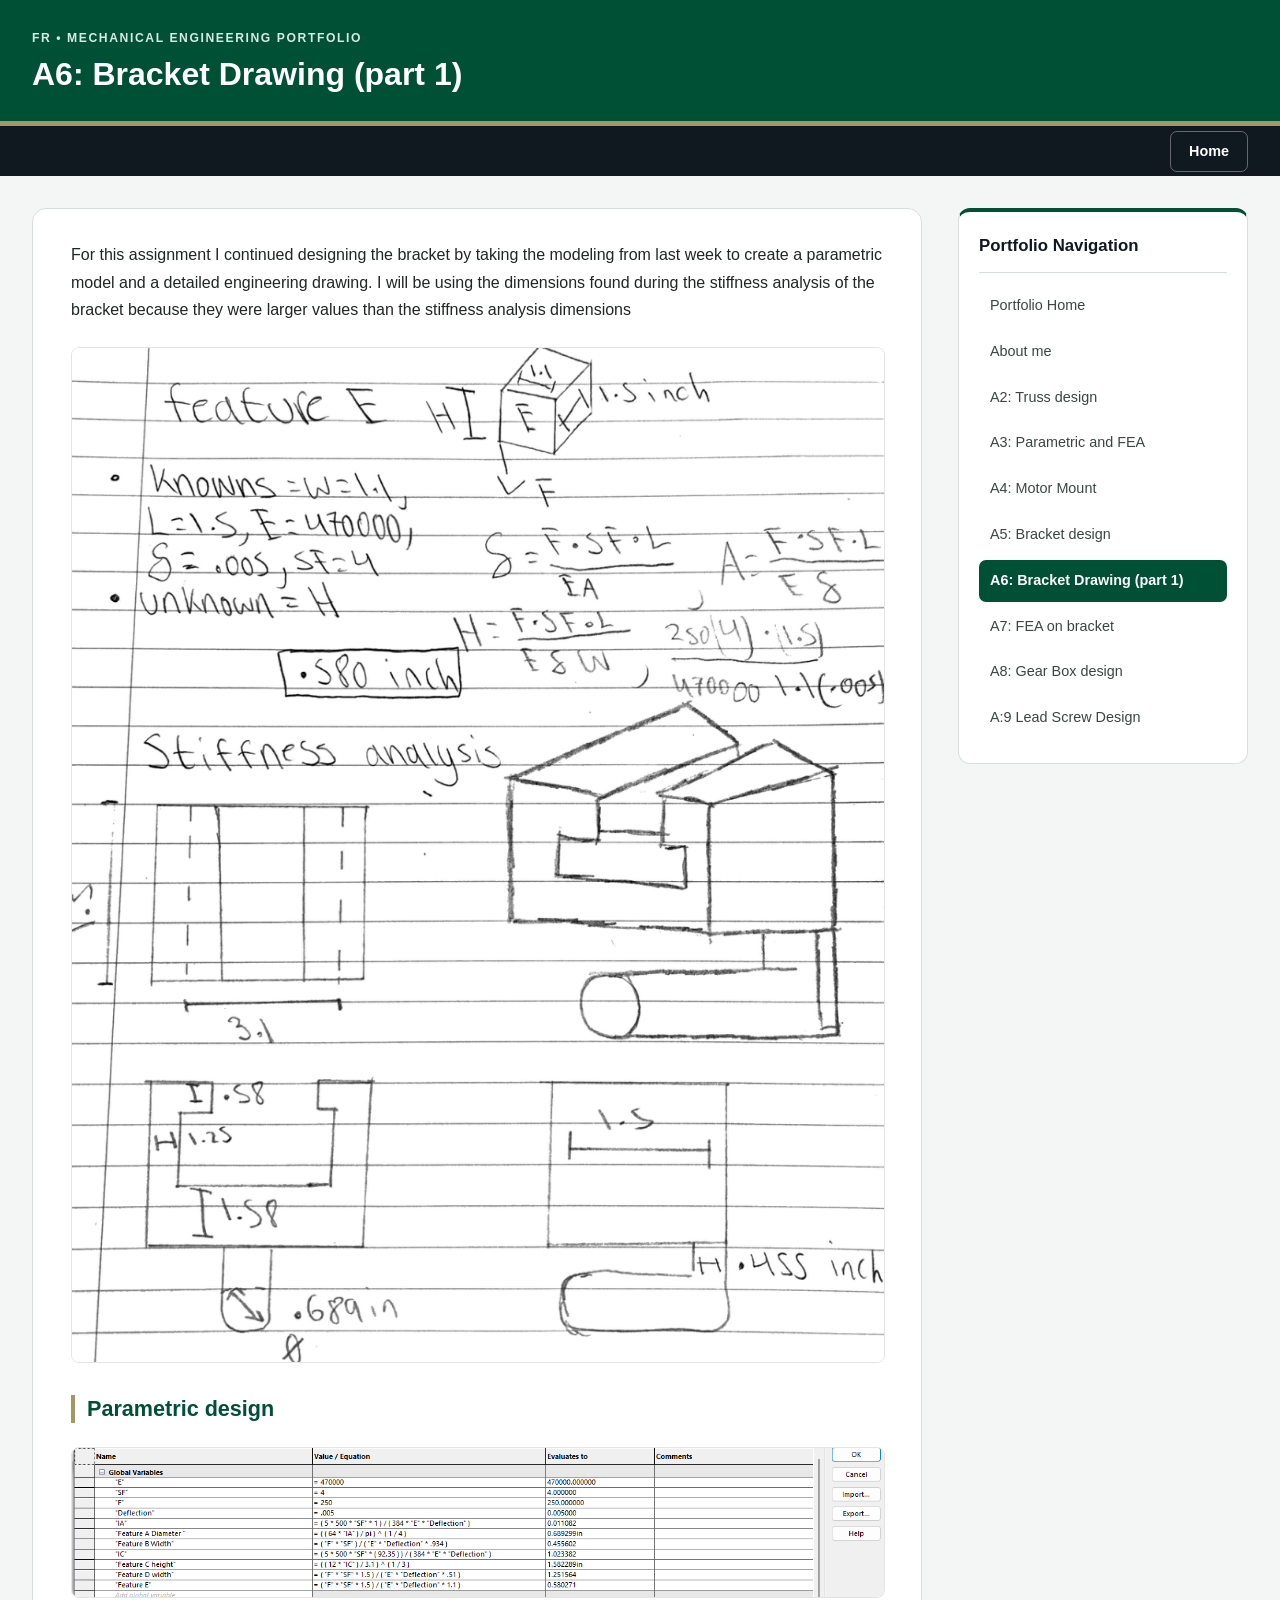
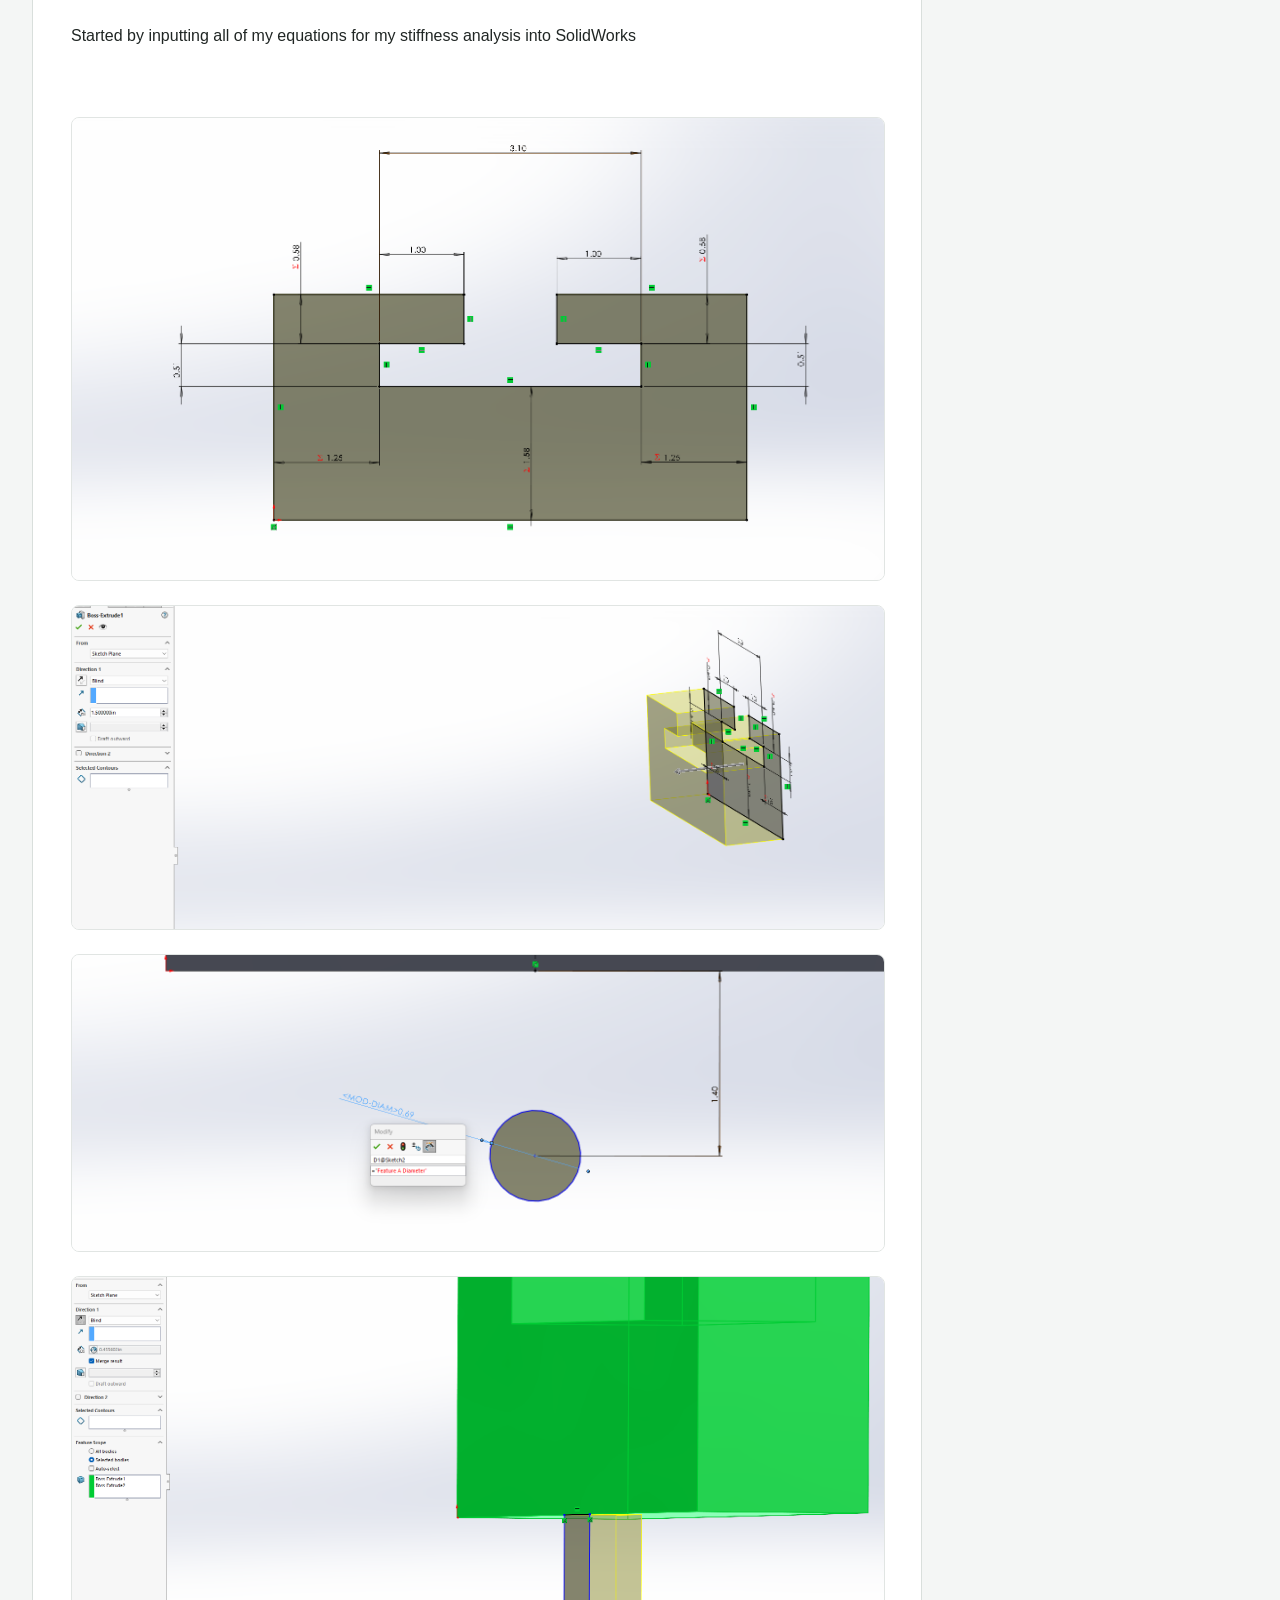
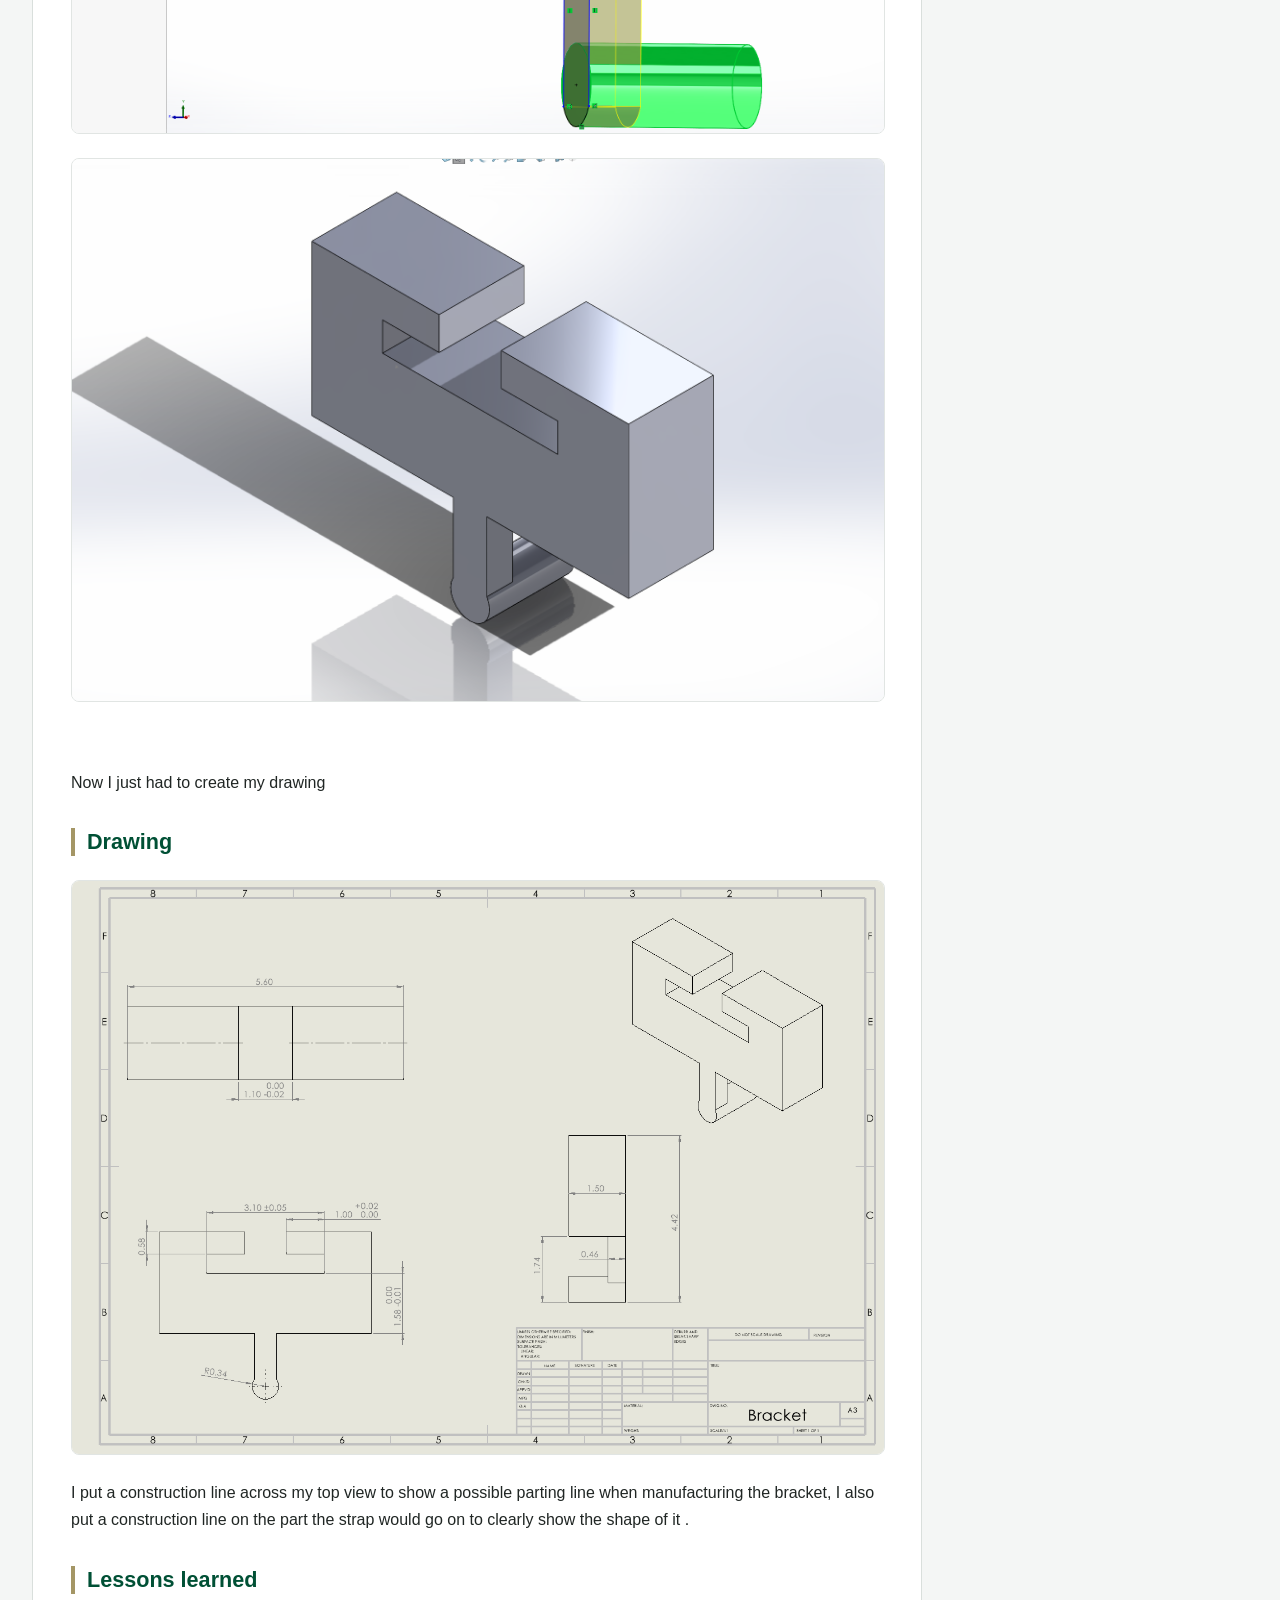
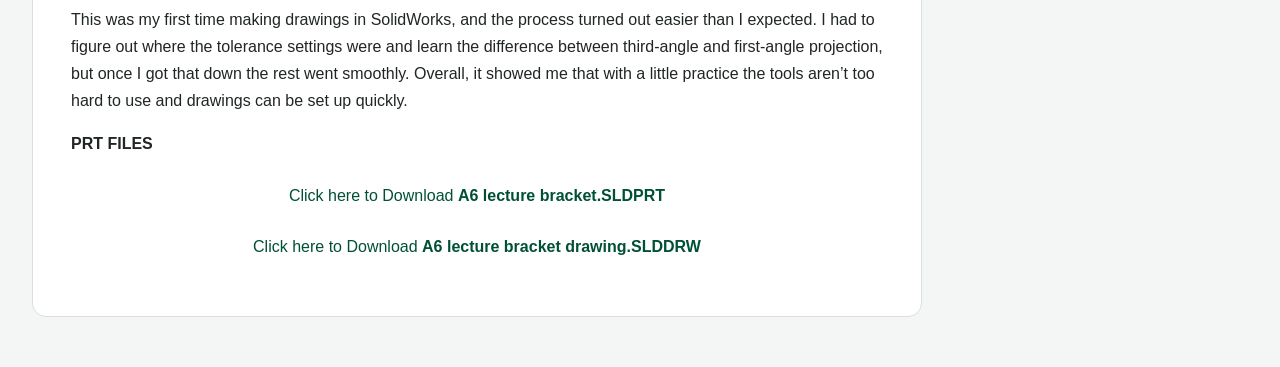
<file: home_a6-bracket-drawing-part-1.html>
<!DOCTYPE html PUBLIC "-//W3C//DTD XHTML 1.0 Transitional//EN"
        "http://www.w3.org/TR/xhtml1/DTD/xhtml1-transitional.dtd">
<html xmlns="http://www.w3.org/1999/xhtml">
<head>
  <meta http-equiv="Content-Type" content="text/html;charset=utf-8" />
  <title>A6: Bracket Drawing (part 1) -- MEGR2156 lecture portfolio </title>
  <link href="eportfolio.css" media="screen" rel="stylesheet" type="text/css" />
</head>
<body>
<div id="container">
  <div id="header">
    <a href="#skip_navigation" id="skip_navigation_link">Skip Navigation</a>
    <a href="http://www.instructure.com" title="Created with Canvas"><img class="logo" src="logo.svg" alt="logo"/></a>
    <h1>A6: Bracket Drawing (part 1)</h1>
    <h2><a href="home_welcome-landing.html">MEGR2156 lecture portfolio </a> &#187; <a href="home_welcome-landing.html">Home</a></h2>
    <div class="clear"></div>
  </div>
  <div class="clear"></div>
  <div id="nav-level2">
    <ul>
      <li class="current"><a href="home_welcome-landing.html">Home</a></li>
    </ul>
    <div class="clear"></div>
  </div>
  <div id="content">
    <a name="skip_navigation"></a>
    <h2>A6: Bracket Drawing (part 1)</h2>
    <div id="page_content">
        
<div class="section " id="page_section_0">
  <div class="section_content">
        <p>For this assignment I continued designing the bracket by taking the modeling from last week to create a parametric model and a detailed engineering drawing. I will be using the dimensions found during the stiffness analysis of the bracket because they were larger values than the stiffness analysis dimensions</p>
  </div>
</div>

        
<div class="section read_only" id="page_section_1">
  <div class="section_content">
        <div style="text-align: center;" class="attachment">
            <a href="79_Screenshot 2025-09-27 at 3.29.12 PM.png"><img src="79_Screenshot 2025-09-27 at 3.29.12 PM.png" alt="79_Screenshot 2025-09-27 at 3.29.12 PM.png"/></a>
        </div>
  </div>
</div>

        
<div class="section " id="page_section_2">
  <div class="section_content">
        <h2><strong>Parametric design&nbsp;</strong><strong></strong></h2>
  </div>
</div>

        
<div class="section read_only" id="page_section_3">
  <div class="section_content">
        <div style="text-align: center;" class="attachment">
            <a href="80_Screenshot 2025-10-01 222914.png"><img src="80_Screenshot 2025-10-01 222914.png" alt="80_Screenshot 2025-10-01 222914.png"/></a>
        </div>
  </div>
</div>

        
<div class="section " id="page_section_4">
  <div class="section_content">
        <p>Started by inputting all of my equations for my stiffness analysis into SolidWorks</p><p>&nbsp;</p>
  </div>
</div>

        
<div class="section read_only" id="page_section_5">
  <div class="section_content">
        <div style="text-align: center;" class="attachment">
            <a href="81_Screenshot 2025-10-01 222932.png"><img src="81_Screenshot 2025-10-01 222932.png" alt="81_Screenshot 2025-10-01 222932.png"/></a>
        </div>
  </div>
</div>

        
<div class="section read_only" id="page_section_6">
  <div class="section_content">
        <div style="text-align: center;" class="attachment">
            <a href="82_Screenshot 2025-10-01 223202.png"><img src="82_Screenshot 2025-10-01 223202.png" alt="82_Screenshot 2025-10-01 223202.png"/></a>
        </div>
  </div>
</div>

        
<div class="section read_only" id="page_section_7">
  <div class="section_content">
        <div style="text-align: center;" class="attachment">
            <a href="83_Screenshot 2025-10-01 223100.png"><img src="83_Screenshot 2025-10-01 223100.png" alt="83_Screenshot 2025-10-01 223100.png"/></a>
        </div>
  </div>
</div>

        
<div class="section read_only" id="page_section_8">
  <div class="section_content">
        <div style="text-align: center;" class="attachment">
            <a href="84_Screenshot 2025-10-01 223020.png"><img src="84_Screenshot 2025-10-01 223020.png" alt="84_Screenshot 2025-10-01 223020.png"/></a>
        </div>
  </div>
</div>

        
<div class="section read_only" id="page_section_9">
  <div class="section_content">
        <div style="text-align: center;" class="attachment">
            <a href="85_Screenshot 2025-10-01 223815.png"><img src="85_Screenshot 2025-10-01 223815.png" alt="85_Screenshot 2025-10-01 223815.png"/></a>
        </div>
  </div>
</div>

        
<div class="section " id="page_section_10">
  <div class="section_content">
        <p>&nbsp;</p><p>Now I just had to create my drawing&nbsp;</p><h2><strong>Drawing</strong><strong></strong></h2>
  </div>
</div>

        
<div class="section read_only" id="page_section_11">
  <div class="section_content">
        <div style="text-align: center;" class="attachment">
            <a href="86_Screenshot 2025-10-01 223227.png"><img src="86_Screenshot 2025-10-01 223227.png" alt="86_Screenshot 2025-10-01 223227.png"/></a>
        </div>
  </div>
</div>

        
<div class="section " id="page_section_12">
  <div class="section_content">
        <p>I put a construction line across my top view to show a possible parting line when manufacturing the bracket, I also put a construction line on the part the strap would go on to clearly show the shape of it .</p><h2><strong>Lessons learned&nbsp;</strong></h2><p><span>This was my first time making drawings in SolidWorks, and the process turned out easier than I expected. I had to figure out where the tolerance settings were and learn the difference between third-angle and first-angle projection, but once I got that down the rest went smoothly. Overall, it showed me that with a little practice the tools aren’t too hard to use and drawings can be set up quickly.</span></p><p><strong>PRT FILES</strong></p>
  </div>
</div>

        
<div class="section read_only" id="page_section_13">
  <div class="section_content">
        <div style="text-align: center;" class="attachment">
            <a href="87_A6 lecture bracket.SLDPRT">
              Click here to Download <span class="filename">A6 lecture bracket.SLDPRT</span>
            </a>
        </div>
  </div>
</div>

        
<div class="section read_only" id="page_section_14">
  <div class="section_content">
        <div style="text-align: center;" class="attachment">
            <a href="88_A6 lecture bracket drawing.SLDDRW">
              Click here to Download <span class="filename">A6 lecture bracket drawing.SLDDRW</span>
            </a>
        </div>
  </div>
</div>

    </div>
  </div>
  <div id="sidebar">
    <div class="section_header">
      Home
    </div>
    <ul id="page_list">
        <li id="page_32678" class="page ">
          <a class="page_url" href="home_welcome-landing.html">
            <span class="name">Welcome (landing)</span>
          </a>
        </li>
        <li id="page_32679" class="page ">
          <a class="page_url" href="home_about-me.html">
            <span class="name">About me</span>
          </a>
        </li>
        <li id="page_32927" class="page ">
          <a class="page_url" href="home_a2-truss-design.html">
            <span class="name">A2: Truss design</span>
          </a>
        </li>
        <li id="page_33180" class="page ">
          <a class="page_url" href="home_a3-parametric-and-fea.html">
            <span class="name">A3: Parametric and FEA</span>
          </a>
        </li>
        <li id="page_33385" class="page ">
          <a class="page_url" href="home_a4-motor-mount.html">
            <span class="name">A4: Motor Mount </span>
          </a>
        </li>
        <li id="page_33595" class="page ">
          <a class="page_url" href="home_a5-bracket-design.html">
            <span class="name">A5: Bracket design</span>
          </a>
        </li>
        <li id="page_33776" class="page current">
          <a class="page_url" href="home_a6-bracket-drawing-part-1.html">
            <span class="name">A6: Bracket Drawing (part 1)</span>
          </a>
        </li>
        <li id="page_34208" class="page ">
          <a class="page_url" href="home_a7-fea-on-bracket.html">
            <span class="name">A7: FEA on bracket</span>
          </a>
        </li>
        <li id="page_34371" class="page ">
          <a class="page_url" href="home_a8-gear-box-design.html">
            <span class="name">A8: Gear Box design </span>
          </a>
        </li>
        <li id="page_34560" class="page ">
          <a class="page_url" href="home_a-9-lead-screw-design.html">
            <span class="name">A:9 Lead Screw Design </span>
          </a>
        </li>
    </ul>
  </div>
</div>


</body>
</html>
</file>
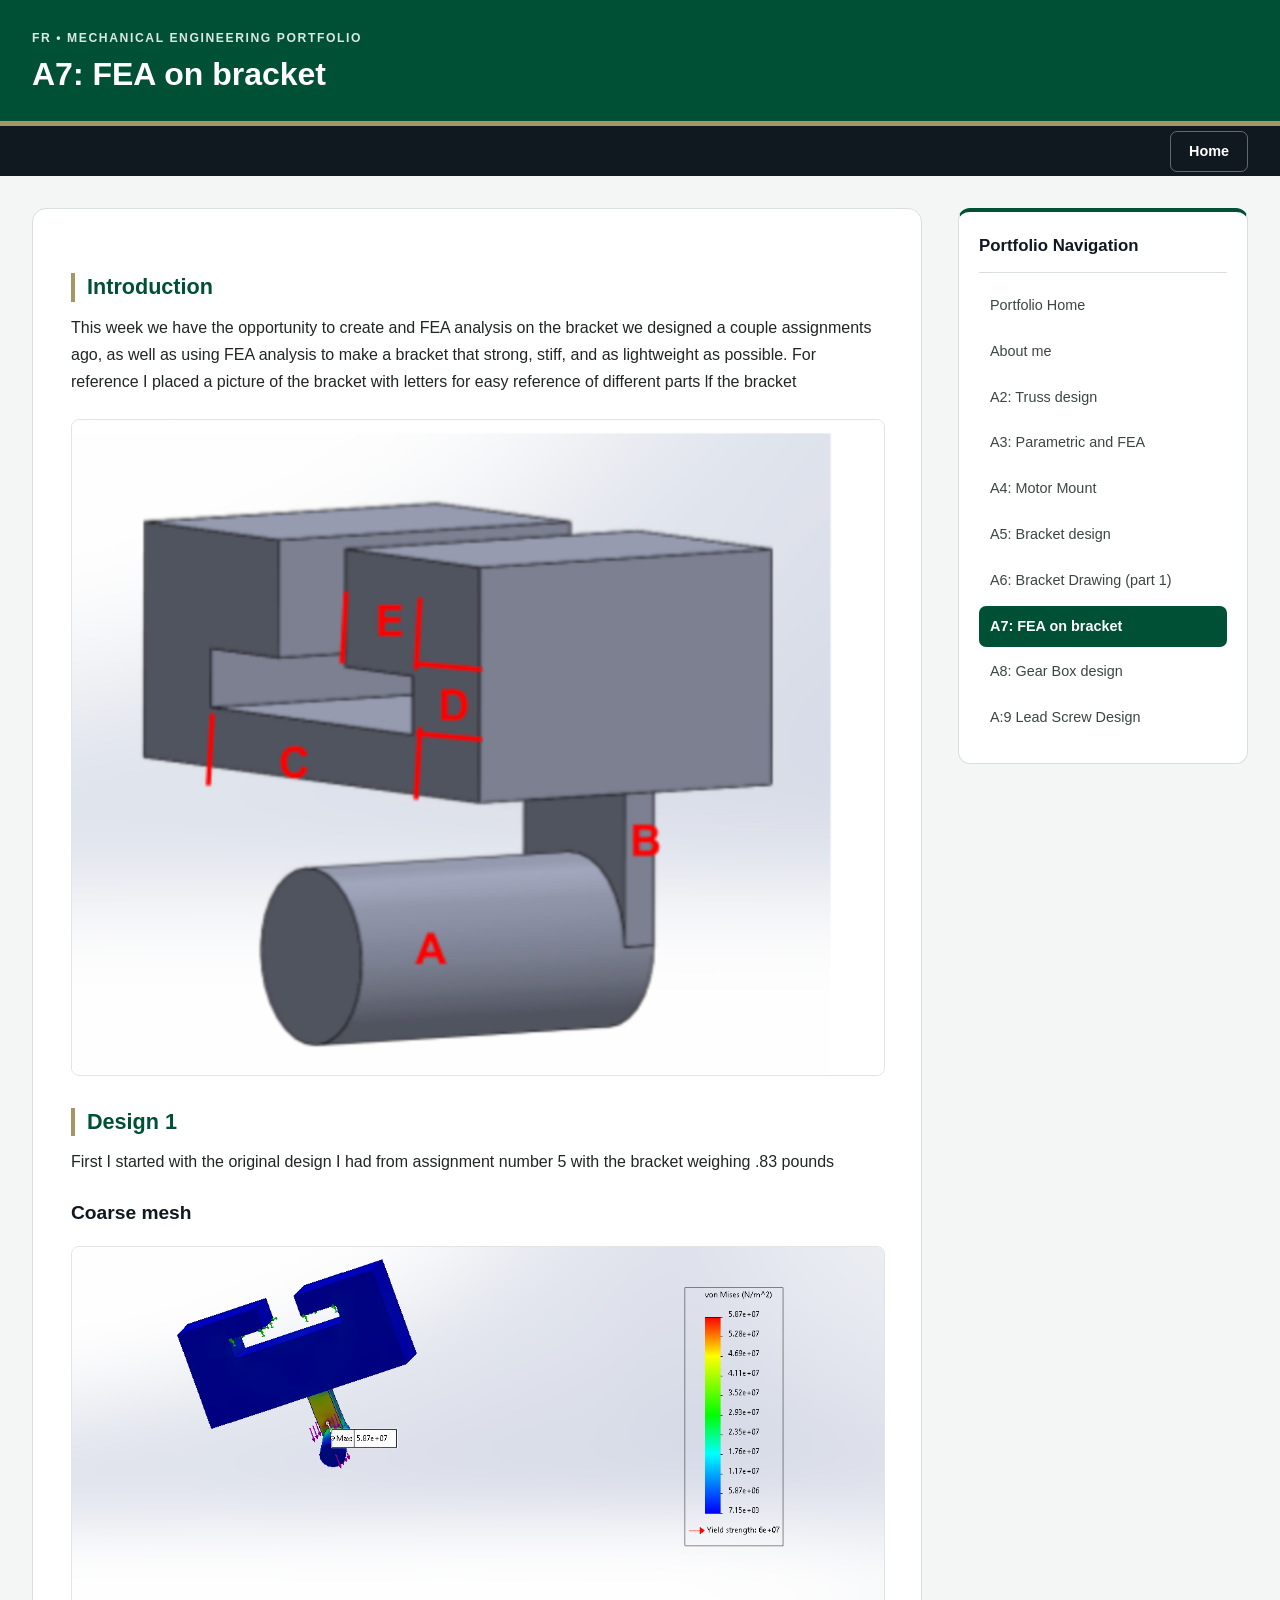
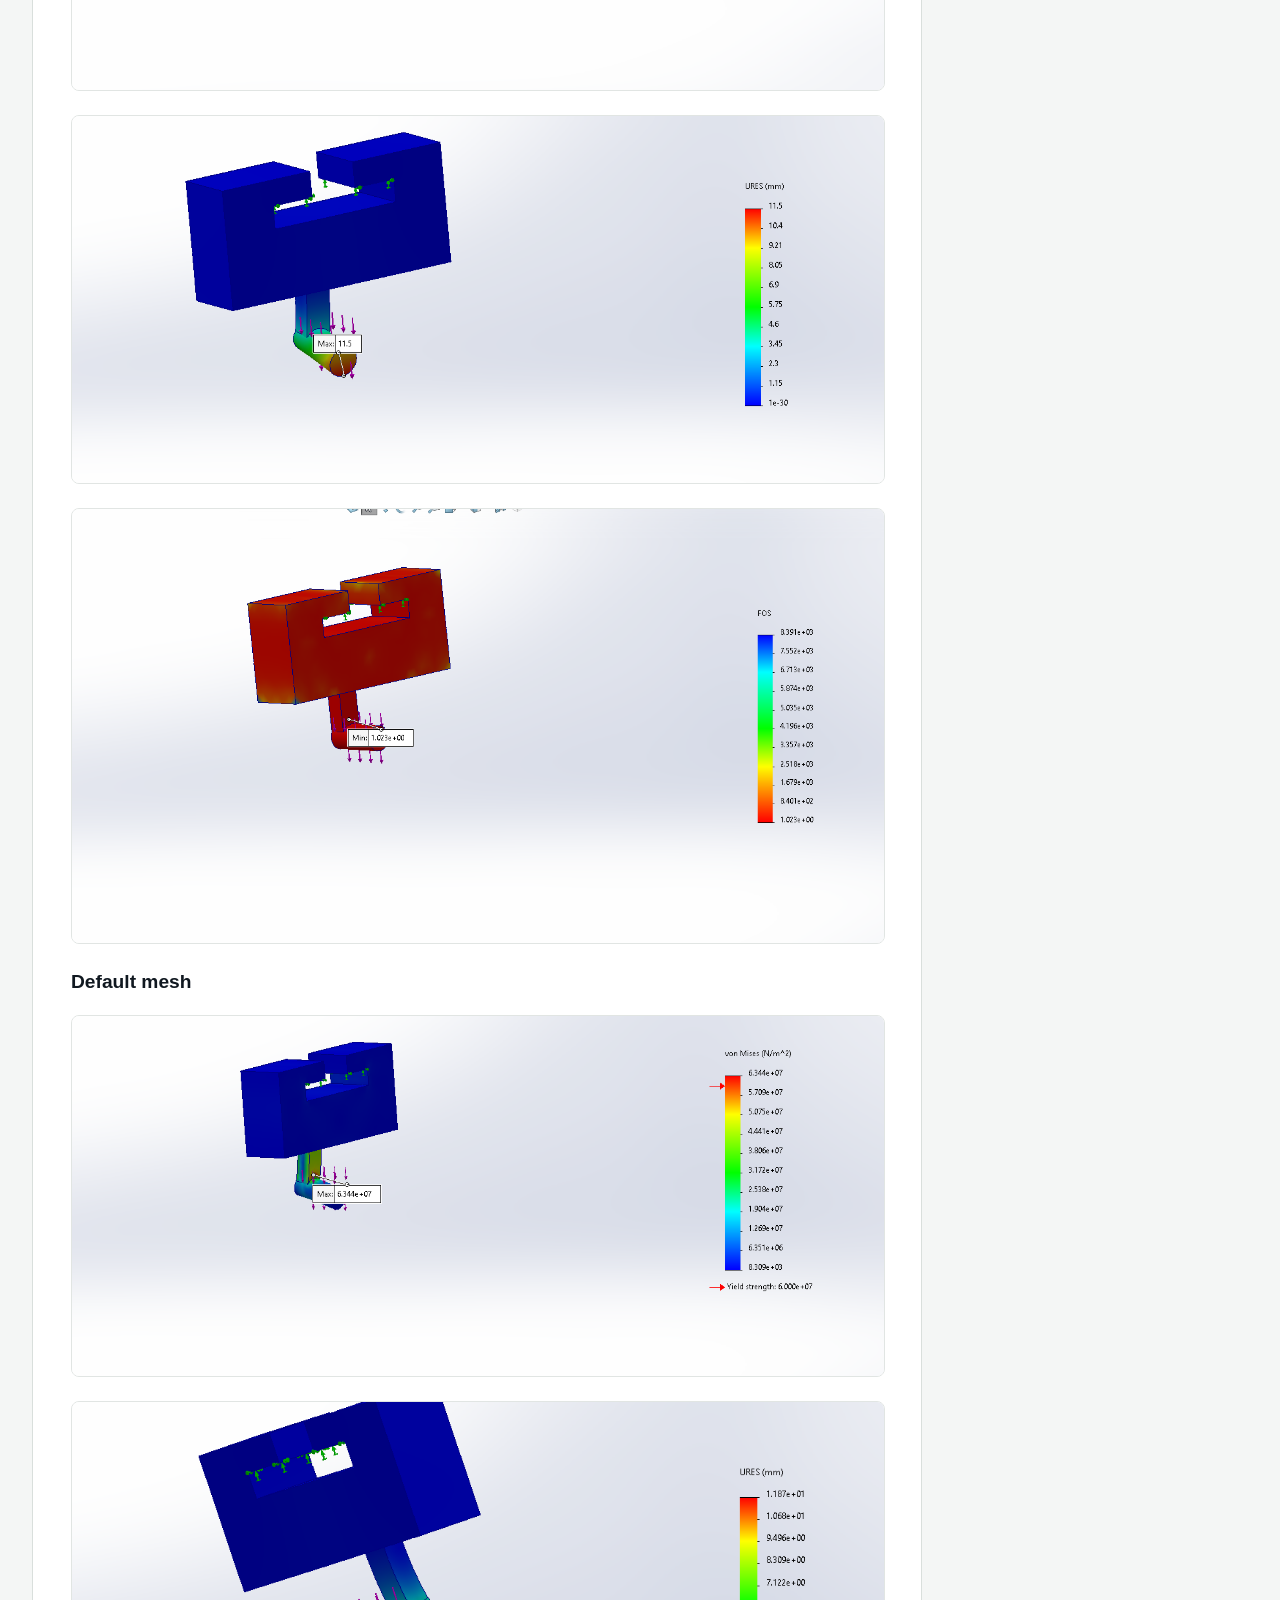
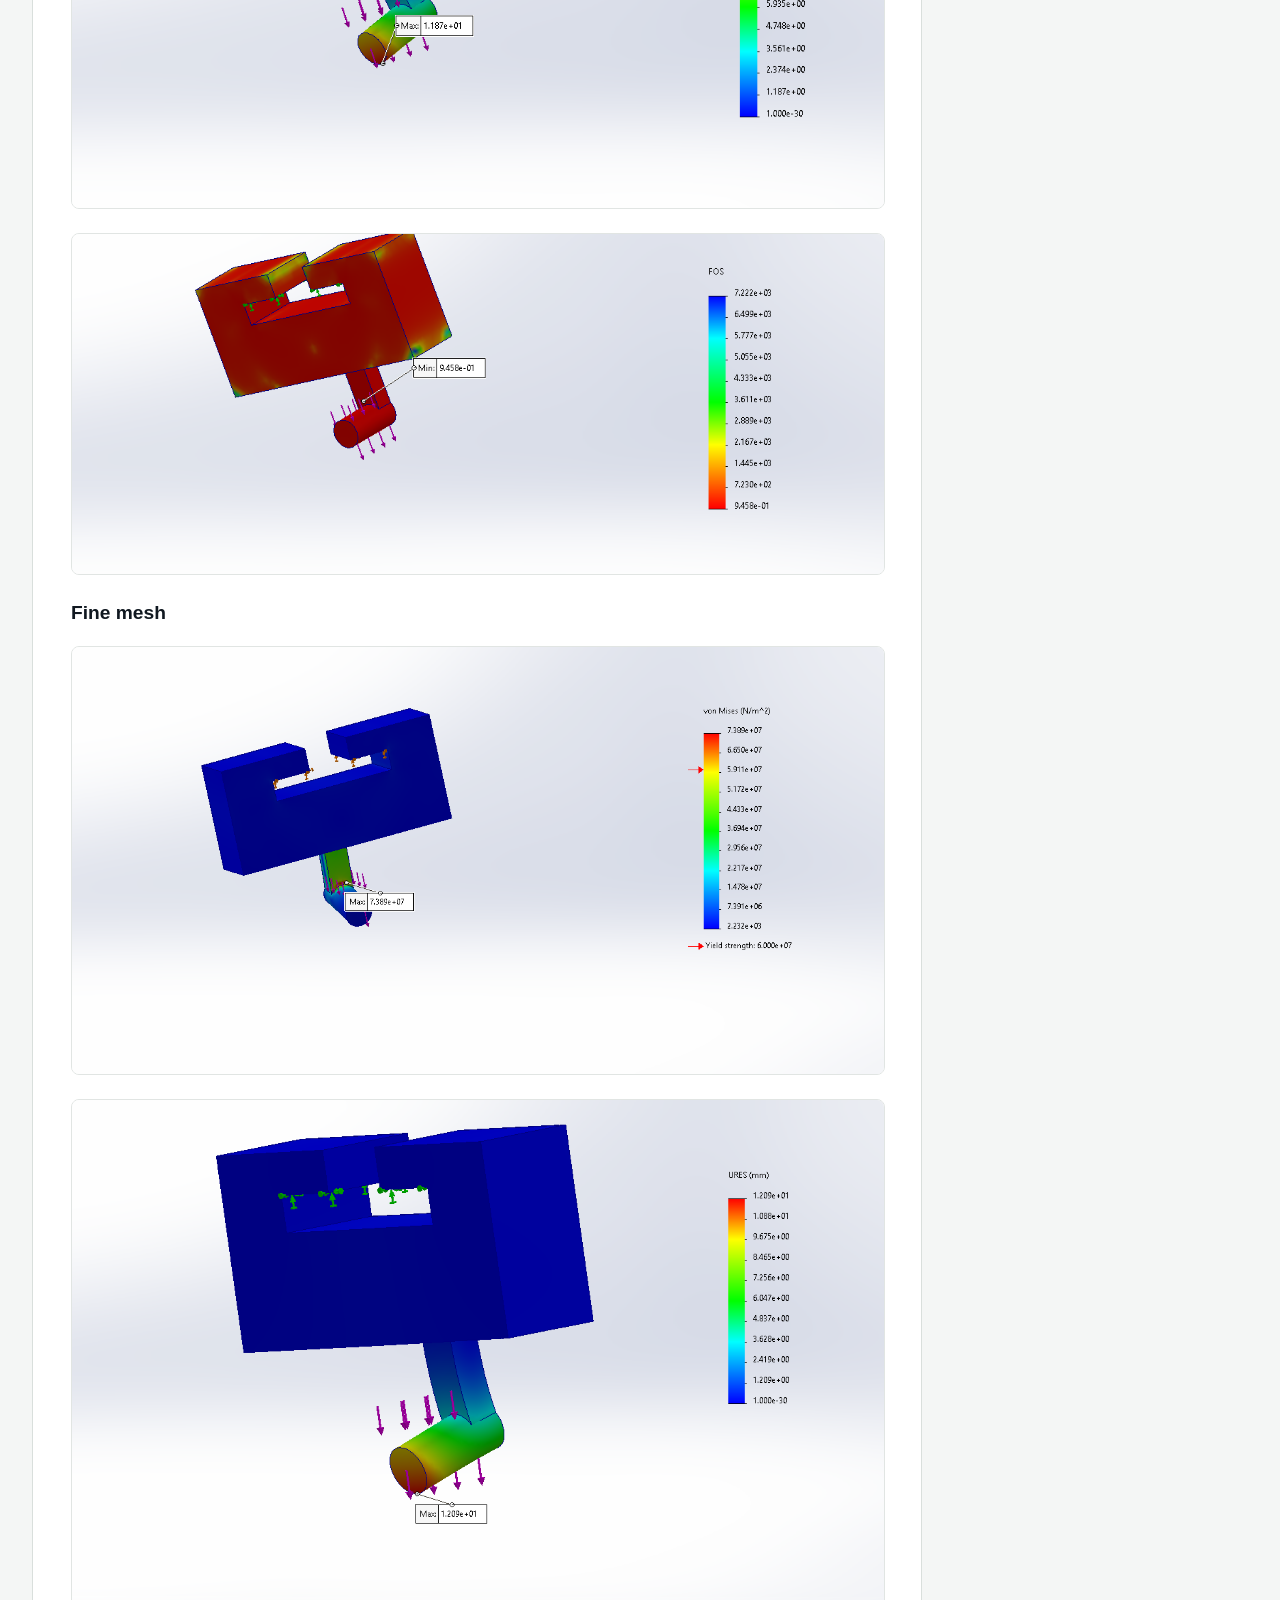
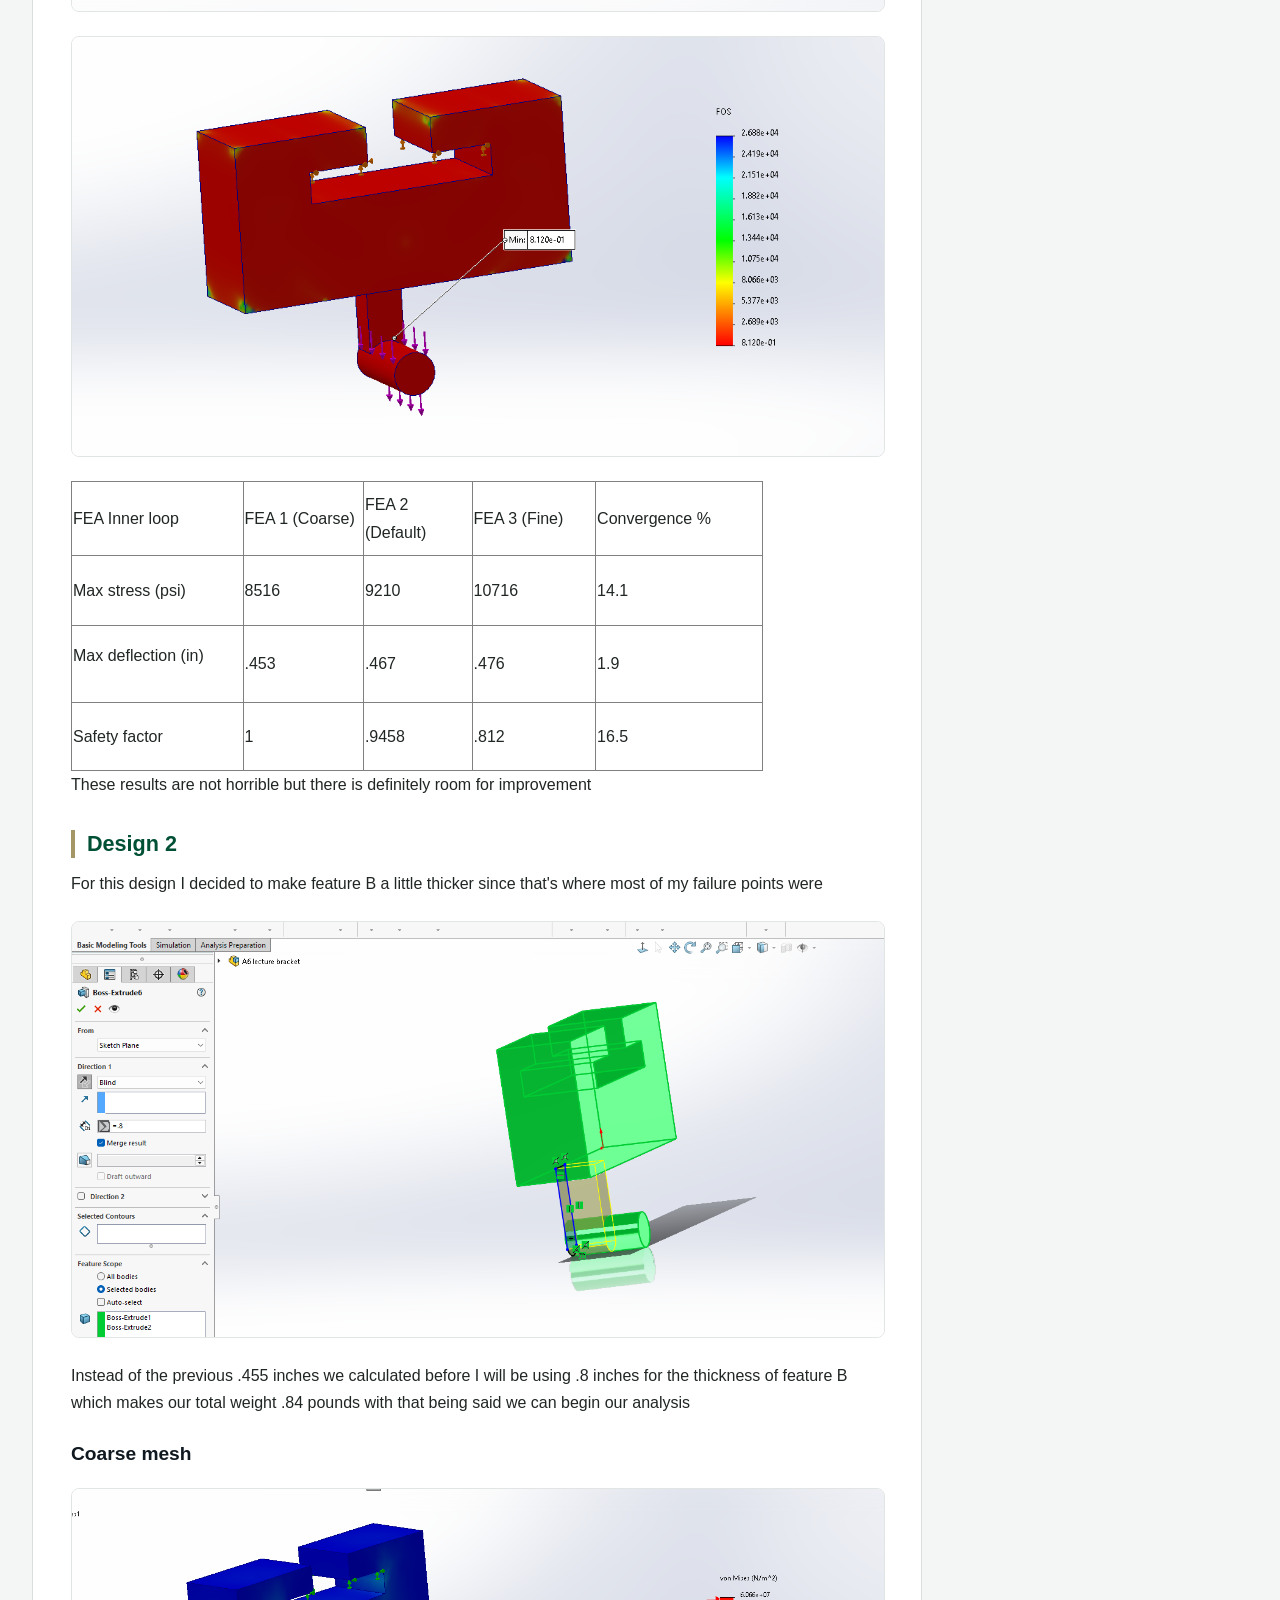
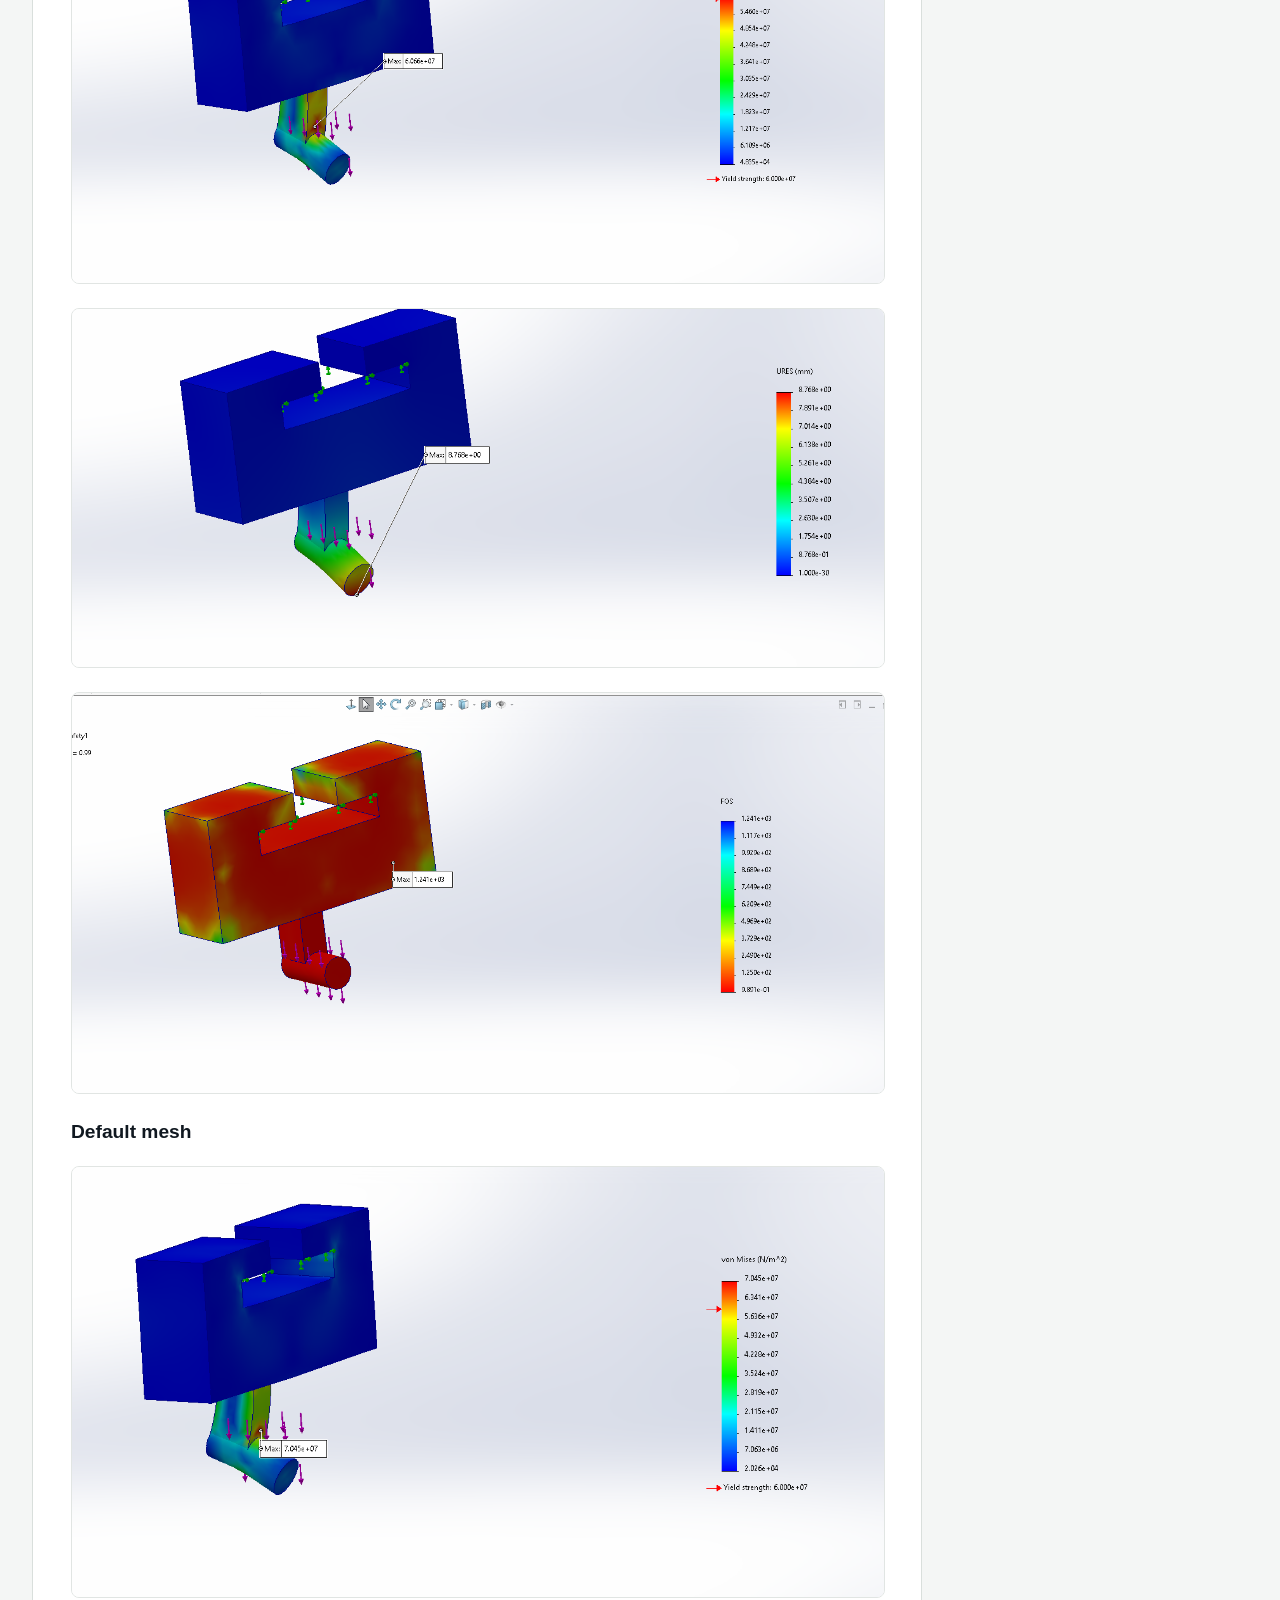
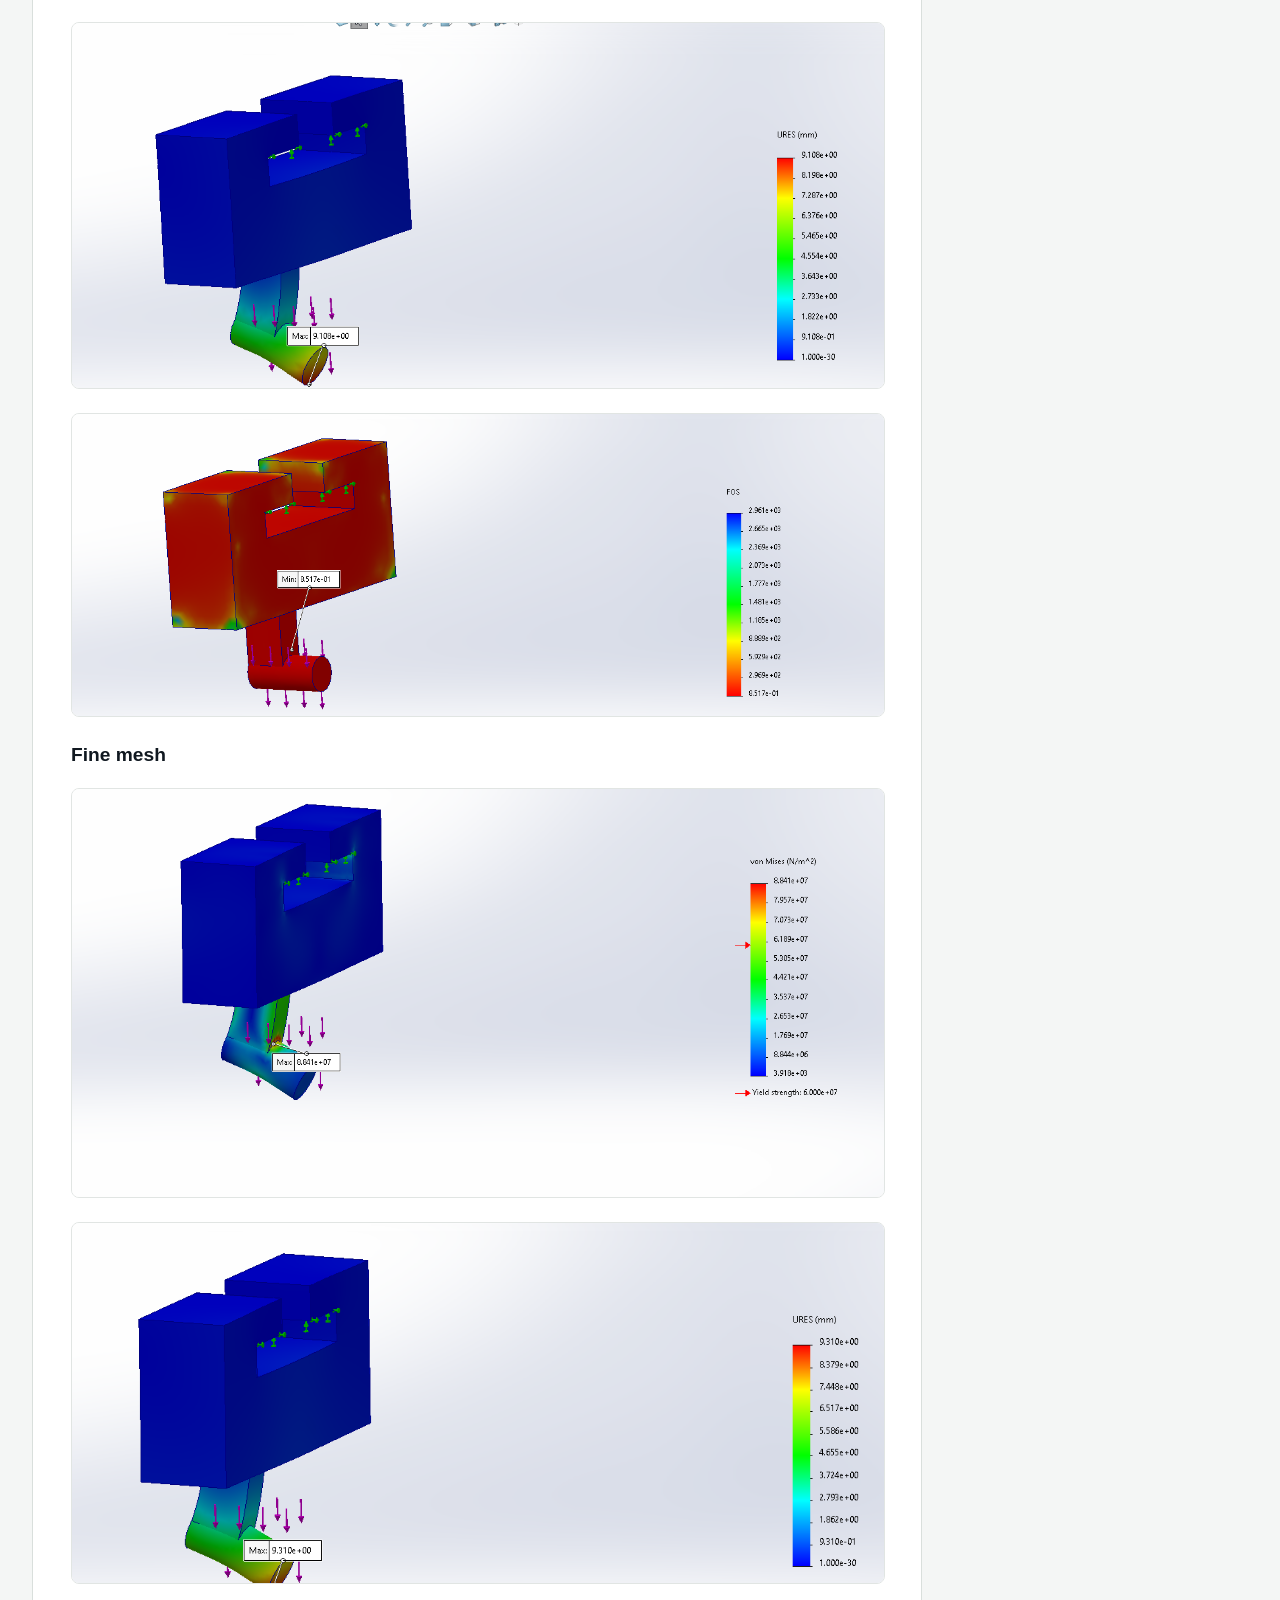
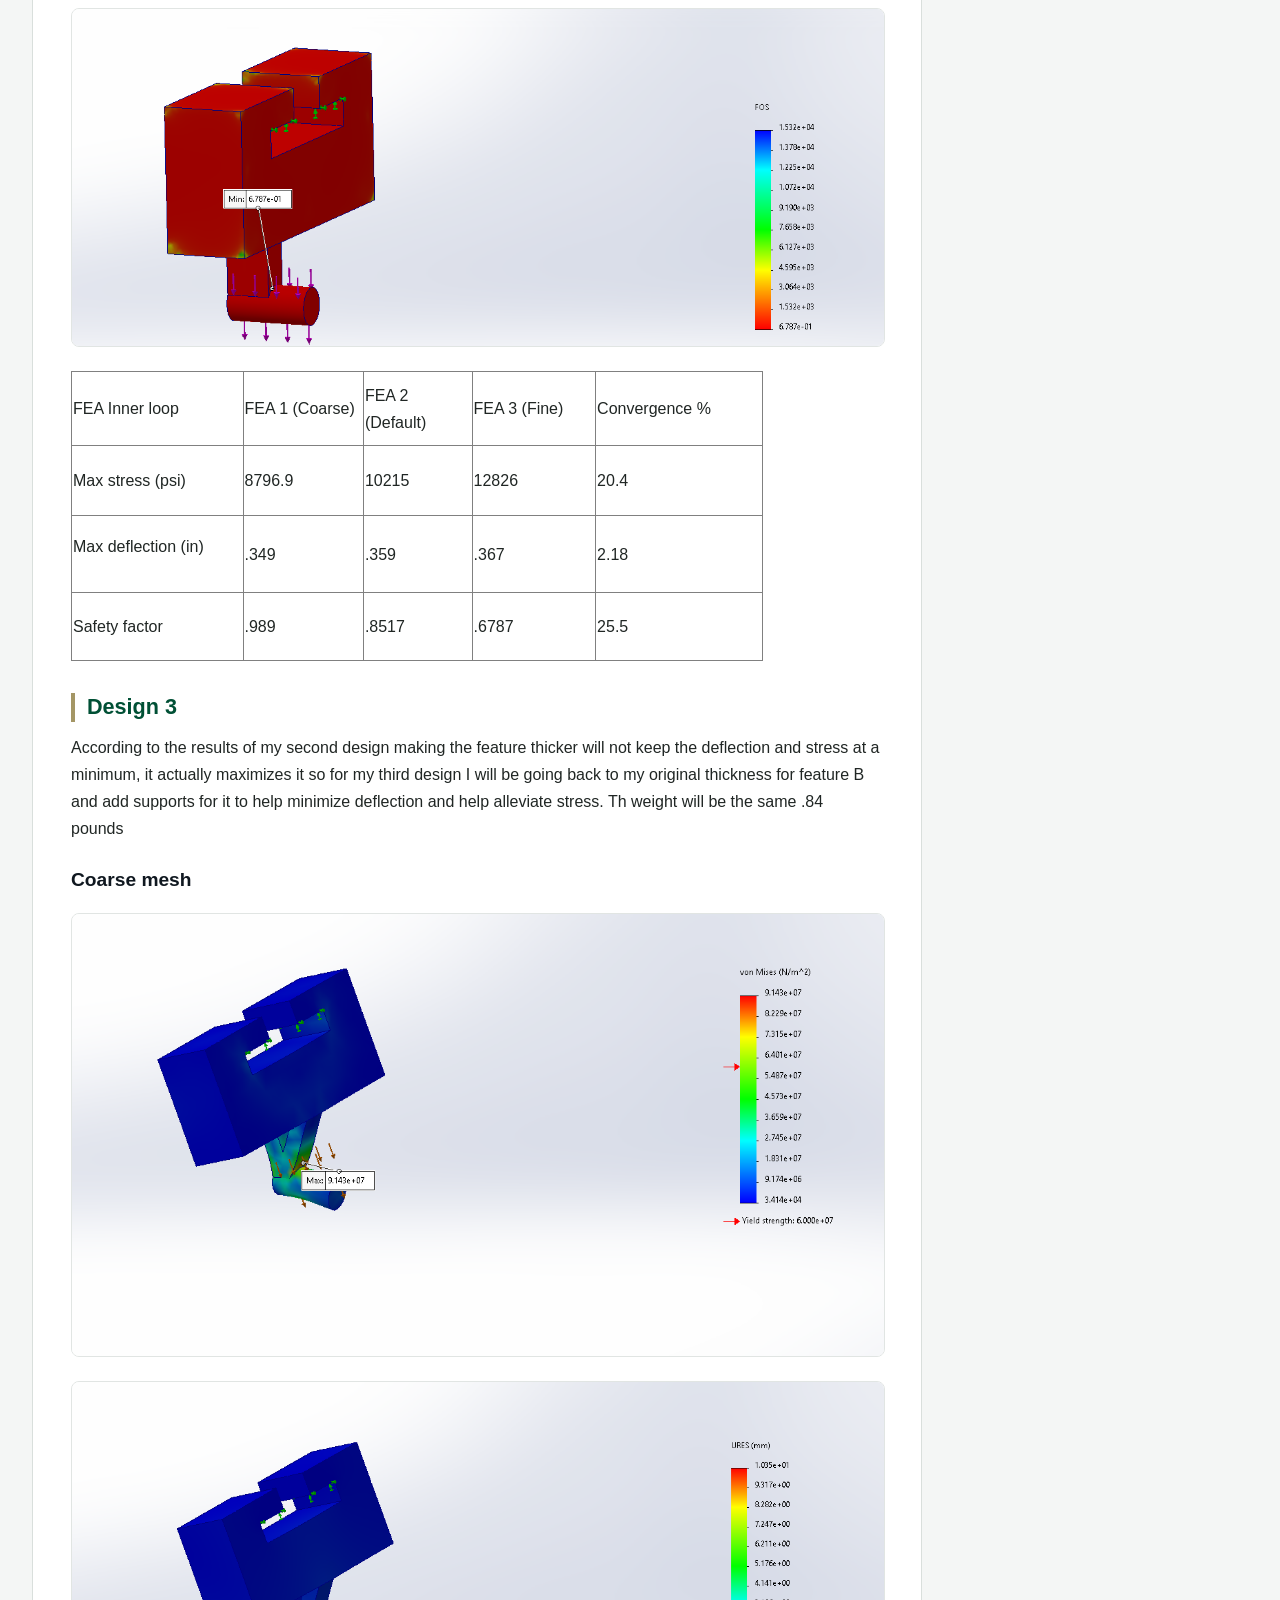
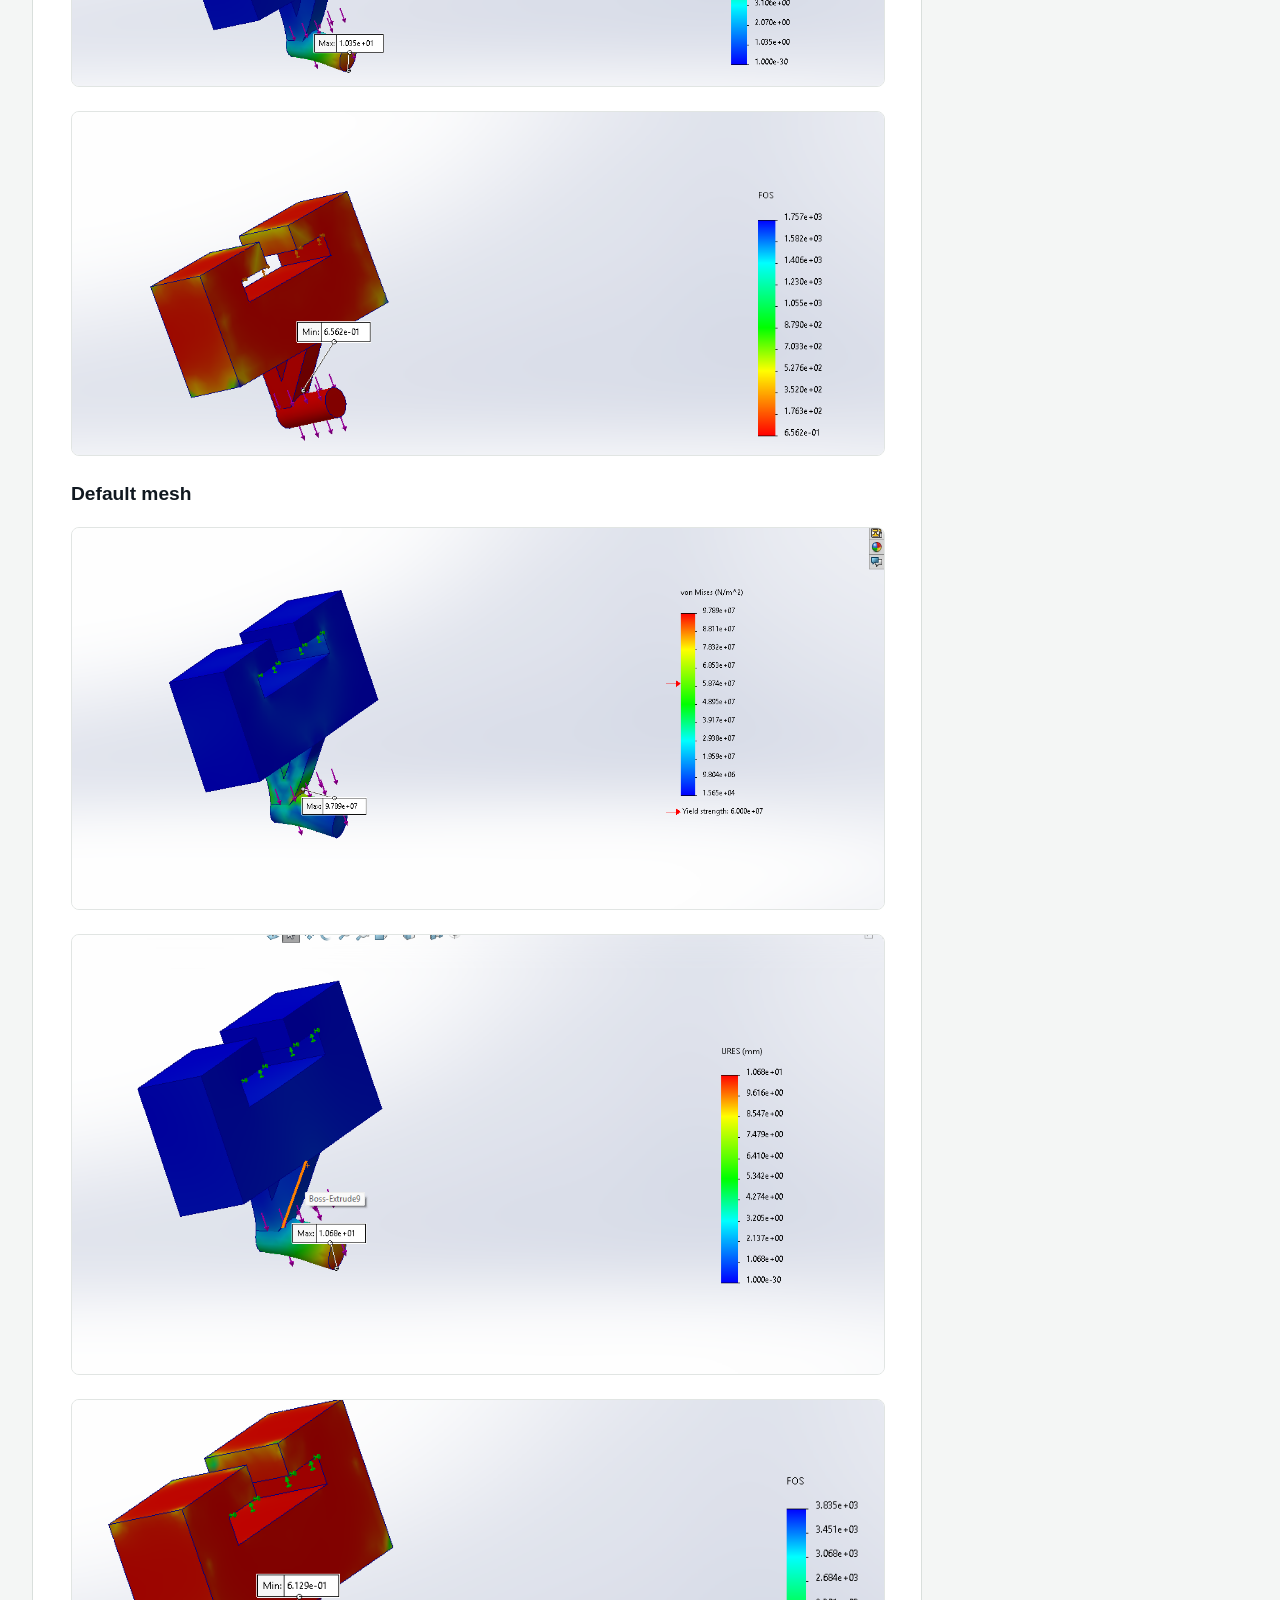
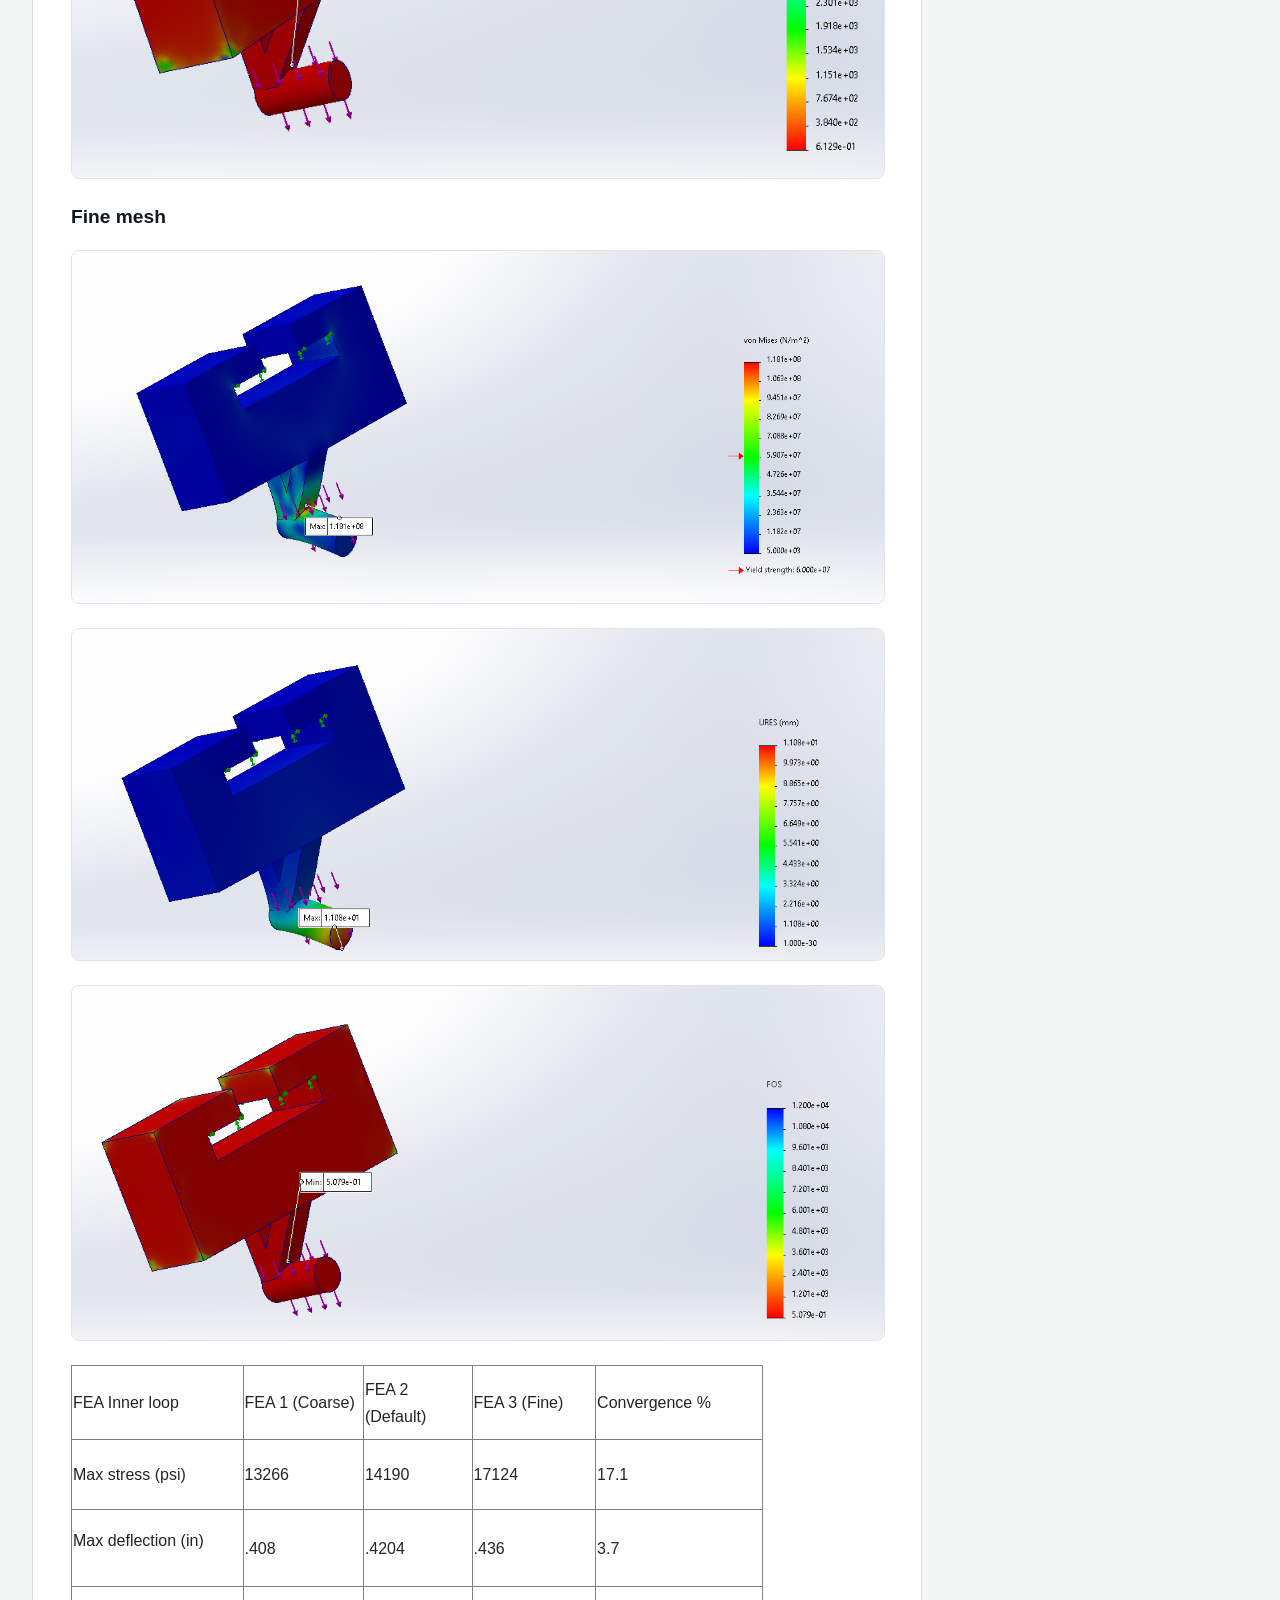
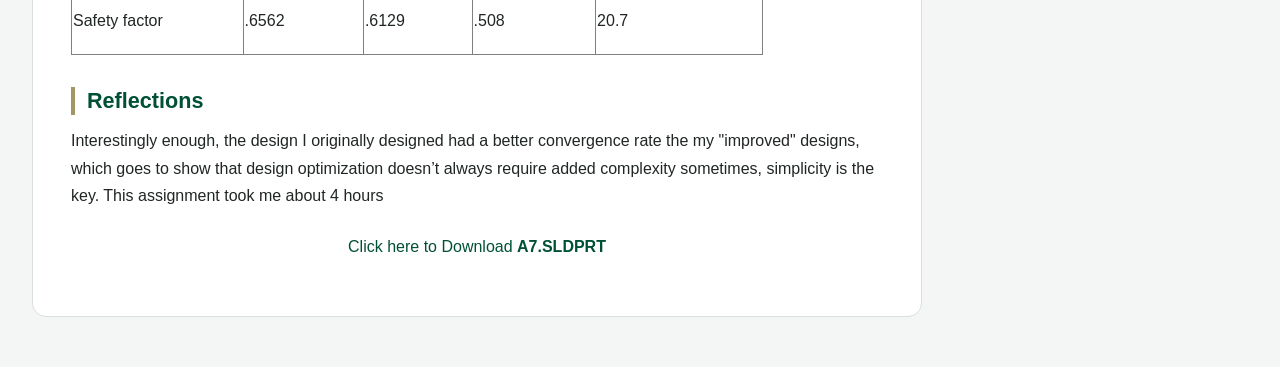
<file: home_a7-fea-on-bracket.html>
<!DOCTYPE html PUBLIC "-//W3C//DTD XHTML 1.0 Transitional//EN"
        "http://www.w3.org/TR/xhtml1/DTD/xhtml1-transitional.dtd">
<html xmlns="http://www.w3.org/1999/xhtml">
<head>
  <meta http-equiv="Content-Type" content="text/html;charset=utf-8" />
  <title>A7: FEA on bracket -- MEGR2156 lecture portfolio </title>
  <link href="eportfolio.css" media="screen" rel="stylesheet" type="text/css" />
</head>
<body>
<div id="container">
  <div id="header">
    <a href="#skip_navigation" id="skip_navigation_link">Skip Navigation</a>
    <a href="http://www.instructure.com" title="Created with Canvas"><img class="logo" src="logo.svg" alt="logo"/></a>
    <h1>A7: FEA on bracket</h1>
    <h2><a href="home_welcome-landing.html">MEGR2156 lecture portfolio </a> &#187; <a href="home_welcome-landing.html">Home</a></h2>
    <div class="clear"></div>
  </div>
  <div class="clear"></div>
  <div id="nav-level2">
    <ul>
      <li class="current"><a href="home_welcome-landing.html">Home</a></li>
    </ul>
    <div class="clear"></div>
  </div>
  <div id="content">
    <a name="skip_navigation"></a>
    <h2>A7: FEA on bracket</h2>
    <div id="page_content">
        
<div class="section " id="page_section_0">
  <div class="section_content">
        <h2><strong>Introduction</strong></h2><p>This week we have the opportunity to create and FEA analysis on the bracket we designed a couple assignments ago, as well as using FEA analysis to make a bracket that strong, stiff, and as lightweight as possible. For reference I placed a picture of the bracket with letters for easy reference of different parts lf the bracket</p>
  </div>
</div>

        
<div class="section read_only" id="page_section_1">
  <div class="section_content">
        <div style="text-align: center;" class="attachment">
            <a href="6_Screenshot 2025-11-03 at 12.35.43 AM.png"><img src="6_Screenshot 2025-11-03 at 12.35.43 AM.png" alt="6_Screenshot 2025-11-03 at 12.35.43 AM.png"/></a>
        </div>
  </div>
</div>

        
<div class="section " id="page_section_2">
  <div class="section_content">
        <h2><strong>Design 1</strong></h2><p>First I started with the original design I had from assignment number 5 with the bracket weighing .83 pounds</p><h3><strong>Coarse mesh</strong></h3>
  </div>
</div>

        
<div class="section read_only" id="page_section_3">
  <div class="section_content">
        <div style="text-align: center;" class="attachment">
            <a href="7_Screenshot 2025-10-30 153723.png"><img src="7_Screenshot 2025-10-30 153723.png" alt="7_Screenshot 2025-10-30 153723.png"/></a>
        </div>
  </div>
</div>

        
<div class="section read_only" id="page_section_4">
  <div class="section_content">
        <div style="text-align: center;" class="attachment">
            <a href="8_Screenshot 2025-10-30 154326.png"><img src="8_Screenshot 2025-10-30 154326.png" alt="8_Screenshot 2025-10-30 154326.png"/></a>
        </div>
  </div>
</div>

        
<div class="section read_only" id="page_section_5">
  <div class="section_content">
        <div style="text-align: center;" class="attachment">
            <a href="9_Screenshot 2025-10-30 155044.png"><img src="9_Screenshot 2025-10-30 155044.png" alt="9_Screenshot 2025-10-30 155044.png"/></a>
        </div>
  </div>
</div>

        
<div class="section " id="page_section_6">
  <div class="section_content">
        <h3><strong>Default mesh</strong></h3>
  </div>
</div>

        
<div class="section read_only" id="page_section_7">
  <div class="section_content">
        <div style="text-align: center;" class="attachment">
            <a href="10_Screenshot 2025-10-30 155234.png"><img src="10_Screenshot 2025-10-30 155234.png" alt="10_Screenshot 2025-10-30 155234.png"/></a>
        </div>
  </div>
</div>

        
<div class="section read_only" id="page_section_8">
  <div class="section_content">
        <div style="text-align: center;" class="attachment">
            <a href="11_Screenshot 2025-10-30 155407.png"><img src="11_Screenshot 2025-10-30 155407.png" alt="11_Screenshot 2025-10-30 155407.png"/></a>
        </div>
  </div>
</div>

        
<div class="section read_only" id="page_section_9">
  <div class="section_content">
        <div style="text-align: center;" class="attachment">
            <a href="12_Screenshot 2025-10-30 155423.png"><img src="12_Screenshot 2025-10-30 155423.png" alt="12_Screenshot 2025-10-30 155423.png"/></a>
        </div>
  </div>
</div>

        
<div class="section " id="page_section_10">
  <div class="section_content">
        <h3><strong>Fine mesh</strong></h3>
  </div>
</div>

        
<div class="section read_only" id="page_section_11">
  <div class="section_content">
        <div style="text-align: center;" class="attachment">
            <a href="13_Screenshot 2025-10-30 155655.png"><img src="13_Screenshot 2025-10-30 155655.png" alt="13_Screenshot 2025-10-30 155655.png"/></a>
        </div>
  </div>
</div>

        
<div class="section read_only" id="page_section_12">
  <div class="section_content">
        <div style="text-align: center;" class="attachment">
            <a href="14_Screenshot 2025-10-30 164203.png"><img src="14_Screenshot 2025-10-30 164203.png" alt="14_Screenshot 2025-10-30 164203.png"/></a>
        </div>
  </div>
</div>

        
<div class="section read_only" id="page_section_13">
  <div class="section_content">
        <div style="text-align: center;" class="attachment">
            <a href="15_Screenshot 2025-10-30 164242.png"><img src="15_Screenshot 2025-10-30 164242.png" alt="15_Screenshot 2025-10-30 164242.png"/></a>
        </div>
  </div>
</div>

        
<div class="section " id="page_section_14">
  <div class="section_content">
        <table style="border-collapse: collapse; width: 85.266%; height: 277px;" border="1"><tbody><tr style="height: 71px;"><td style="width: 24.8074%; height: 71px;">FEA Inner loop</td><td style="width: 17.4114%; height: 71px;">FEA 1 (Coarse)</td><td style="width: 15.7165%; height: 71px;">FEA 2 (Default)</td><td style="width: 17.8737%; height: 71px;">FEA 3 (Fine)</td><td style="width: 24.3451%; height: 71px;">Convergence %</td></tr><tr style="height: 67px;"><td style="width: 24.8074%; height: 67px;">Max stress (psi)</td><td style="width: 17.4114%; height: 67px;">8516</td><td style="width: 15.7165%; height: 67px;">9210</td><td style="width: 17.8737%; height: 67px;">10716</td><td style="width: 24.3451%; height: 67px;">14.1</td></tr><tr style="height: 74px;"><td style="width: 24.8074%; height: 74px;"><p>Max deflection (in)</p></td><td style="width: 17.4114%; height: 74px;">.453</td><td style="width: 15.7165%; height: 74px;">.467</td><td style="width: 17.8737%; height: 74px;">.476</td><td style="width: 24.3451%; height: 74px;">1.9</td></tr><tr style="height: 65px;"><td style="width: 24.8074%; height: 65px;">Safety factor&nbsp;</td><td style="width: 17.4114%; height: 65px;">1</td><td style="width: 15.7165%; height: 65px;">.9458</td><td style="width: 17.8737%; height: 65px;">.812</td><td style="width: 24.3451%; height: 65px;">16.5</td></tr></tbody></table><p>These results are not horrible but there is definitely room for improvement&nbsp;</p>
  </div>
</div>

        
<div class="section " id="page_section_15">
  <div class="section_content">
        <h2><strong>Design 2</strong></h2><p>For this design I decided to make feature B a little thicker since that's where most of my failure points were</p>
  </div>
</div>

        
<div class="section read_only" id="page_section_16">
  <div class="section_content">
        <div style="text-align: center;" class="attachment">
            <a href="16_Screenshot 2025-10-30 172423.png"><img src="16_Screenshot 2025-10-30 172423.png" alt="16_Screenshot 2025-10-30 172423.png"/></a>
        </div>
  </div>
</div>

        
<div class="section " id="page_section_17">
  <div class="section_content">
        <p>Instead of the previous .455 inches we calculated before I will be using .8 inches for the thickness of feature B which makes our total weight .84 pounds with that being said we can begin our analysis&nbsp;</p><h3><strong>Coarse mesh</strong><strong></strong></h3>
  </div>
</div>

        
<div class="section read_only" id="page_section_18">
  <div class="section_content">
        <div style="text-align: center;" class="attachment">
            <a href="17_Screenshot 2025-10-30 172646.png"><img src="17_Screenshot 2025-10-30 172646.png" alt="17_Screenshot 2025-10-30 172646.png"/></a>
        </div>
  </div>
</div>

        
<div class="section read_only" id="page_section_19">
  <div class="section_content">
        <div style="text-align: center;" class="attachment">
            <a href="18_Screenshot 2025-10-30 172734.png"><img src="18_Screenshot 2025-10-30 172734.png" alt="18_Screenshot 2025-10-30 172734.png"/></a>
        </div>
  </div>
</div>

        
<div class="section read_only" id="page_section_20">
  <div class="section_content">
        <div style="text-align: center;" class="attachment">
            <a href="19_Screenshot 2025-10-30 172801.png"><img src="19_Screenshot 2025-10-30 172801.png" alt="19_Screenshot 2025-10-30 172801.png"/></a>
        </div>
  </div>
</div>

        
<div class="section " id="page_section_21">
  <div class="section_content">
        <h3><strong>Default mesh</strong></h3>
  </div>
</div>

        
<div class="section read_only" id="page_section_22">
  <div class="section_content">
        <div style="text-align: center;" class="attachment">
            <a href="20_Screenshot 2025-10-30 173106.png"><img src="20_Screenshot 2025-10-30 173106.png" alt="20_Screenshot 2025-10-30 173106.png"/></a>
        </div>
  </div>
</div>

        
<div class="section read_only" id="page_section_23">
  <div class="section_content">
        <div style="text-align: center;" class="attachment">
            <a href="21_Screenshot 2025-10-30 173111.png"><img src="21_Screenshot 2025-10-30 173111.png" alt="21_Screenshot 2025-10-30 173111.png"/></a>
        </div>
  </div>
</div>

        
<div class="section read_only" id="page_section_24">
  <div class="section_content">
        <div style="text-align: center;" class="attachment">
            <a href="22_Screenshot 2025-10-30 173120.png"><img src="22_Screenshot 2025-10-30 173120.png" alt="22_Screenshot 2025-10-30 173120.png"/></a>
        </div>
  </div>
</div>

        
<div class="section " id="page_section_25">
  <div class="section_content">
        <h3><strong>Fine mesh</strong></h3>
  </div>
</div>

        
<div class="section read_only" id="page_section_26">
  <div class="section_content">
        <div style="text-align: center;" class="attachment">
            <a href="23_Screenshot 2025-10-30 173339.png"><img src="23_Screenshot 2025-10-30 173339.png" alt="23_Screenshot 2025-10-30 173339.png"/></a>
        </div>
  </div>
</div>

        
<div class="section read_only" id="page_section_27">
  <div class="section_content">
        <div style="text-align: center;" class="attachment">
            <a href="24_Screenshot 2025-10-30 173344.png"><img src="24_Screenshot 2025-10-30 173344.png" alt="24_Screenshot 2025-10-30 173344.png"/></a>
        </div>
  </div>
</div>

        
<div class="section read_only" id="page_section_28">
  <div class="section_content">
        <div style="text-align: center;" class="attachment">
            <a href="25_Screenshot 2025-10-30 173353.png"><img src="25_Screenshot 2025-10-30 173353.png" alt="25_Screenshot 2025-10-30 173353.png"/></a>
        </div>
  </div>
</div>

        
<div class="section " id="page_section_29">
  <div class="section_content">
        <table style="border-collapse: collapse; width: 85.266%; height: 277px;" border="1"><tbody><tr style="height: 71px;"><td style="width: 24.8074%; height: 71px;">FEA Inner loop</td><td style="width: 17.4114%; height: 71px;">FEA 1 (Coarse)</td><td style="width: 15.7165%; height: 71px;">FEA 2 (Default)</td><td style="width: 17.8737%; height: 71px;">FEA 3 (Fine)</td><td style="width: 24.3451%; height: 71px;">Convergence %</td></tr><tr style="height: 67px;"><td style="width: 24.8074%; height: 67px;">Max stress (psi)</td><td style="width: 17.4114%; height: 67px;">8796.9</td><td style="width: 15.7165%; height: 67px;">10215</td><td style="width: 17.8737%; height: 67px;">12826</td><td style="width: 24.3451%; height: 67px;">20.4</td></tr><tr style="height: 74px;"><td style="width: 24.8074%; height: 74px;"><p>Max deflection (in)</p></td><td style="width: 17.4114%; height: 74px;">.349</td><td style="width: 15.7165%; height: 74px;">.359</td><td style="width: 17.8737%; height: 74px;">.367</td><td style="width: 24.3451%; height: 74px;">2.18</td></tr><tr style="height: 65px;"><td style="width: 24.8074%; height: 65px;">Safety factor&nbsp;</td><td style="width: 17.4114%; height: 65px;">.989</td><td style="width: 15.7165%; height: 65px;">.8517</td><td style="width: 17.8737%; height: 65px;">.6787</td><td style="width: 24.3451%; height: 65px;">25.5</td></tr></tbody></table><h2><strong>Design 3</strong><strong></strong></h2><p>According to the results of my second design making the feature thicker will not keep the deflection and stress at a minimum, it actually maximizes it so for my third design I will be going back to my original thickness for feature B and add supports for it to help minimize deflection and help alleviate stress. Th weight will be the same .84 pounds&nbsp;</p><h3><strong>Coarse mesh</strong></h3>
  </div>
</div>

        
<div class="section read_only" id="page_section_30">
  <div class="section_content">
        <div style="text-align: center;" class="attachment">
            <a href="26_Screenshot 2025-10-30 175223.png"><img src="26_Screenshot 2025-10-30 175223.png" alt="26_Screenshot 2025-10-30 175223.png"/></a>
        </div>
  </div>
</div>

        
<div class="section read_only" id="page_section_31">
  <div class="section_content">
        <div style="text-align: center;" class="attachment">
            <a href="27_Screenshot 2025-10-30 175229.png"><img src="27_Screenshot 2025-10-30 175229.png" alt="27_Screenshot 2025-10-30 175229.png"/></a>
        </div>
  </div>
</div>

        
<div class="section read_only" id="page_section_32">
  <div class="section_content">
        <div style="text-align: center;" class="attachment">
            <a href="28_Screenshot 2025-10-30 175236.png"><img src="28_Screenshot 2025-10-30 175236.png" alt="28_Screenshot 2025-10-30 175236.png"/></a>
        </div>
  </div>
</div>

        
<div class="section " id="page_section_33">
  <div class="section_content">
        <h3><strong>Default mesh</strong><strong></strong></h3>
  </div>
</div>

        
<div class="section read_only" id="page_section_34">
  <div class="section_content">
        <div style="text-align: center;" class="attachment">
            <a href="29_Screenshot 2025-10-30 175104.png"><img src="29_Screenshot 2025-10-30 175104.png" alt="29_Screenshot 2025-10-30 175104.png"/></a>
        </div>
  </div>
</div>

        
<div class="section read_only" id="page_section_35">
  <div class="section_content">
        <div style="text-align: center;" class="attachment">
            <a href="30_Screenshot 2025-10-30 175117.png"><img src="30_Screenshot 2025-10-30 175117.png" alt="30_Screenshot 2025-10-30 175117.png"/></a>
        </div>
  </div>
</div>

        
<div class="section read_only" id="page_section_36">
  <div class="section_content">
        <div style="text-align: center;" class="attachment">
            <a href="31_Screenshot 2025-10-30 175124.png"><img src="31_Screenshot 2025-10-30 175124.png" alt="31_Screenshot 2025-10-30 175124.png"/></a>
        </div>
  </div>
</div>

        
<div class="section " id="page_section_37">
  <div class="section_content">
        <h3><strong>Fine mesh</strong></h3>
  </div>
</div>

        
<div class="section read_only" id="page_section_38">
  <div class="section_content">
        <div style="text-align: center;" class="attachment">
            <a href="32_Screenshot 2025-10-30 175550.png"><img src="32_Screenshot 2025-10-30 175550.png" alt="32_Screenshot 2025-10-30 175550.png"/></a>
        </div>
  </div>
</div>

        
<div class="section read_only" id="page_section_39">
  <div class="section_content">
        <div style="text-align: center;" class="attachment">
            <a href="33_Screenshot 2025-10-30 175555.png"><img src="33_Screenshot 2025-10-30 175555.png" alt="33_Screenshot 2025-10-30 175555.png"/></a>
        </div>
  </div>
</div>

        
<div class="section read_only" id="page_section_40">
  <div class="section_content">
        <div style="text-align: center;" class="attachment">
            <a href="34_Screenshot 2025-10-30 175600.png"><img src="34_Screenshot 2025-10-30 175600.png" alt="34_Screenshot 2025-10-30 175600.png"/></a>
        </div>
  </div>
</div>

        
<div class="section " id="page_section_41">
  <div class="section_content">
        <table style="border-collapse: collapse; width: 85.266%; height: 277px;" border="1"><tbody><tr style="height: 71px;"><td style="width: 24.8074%; height: 71px;">FEA Inner loop</td><td style="width: 17.4114%; height: 71px;">FEA 1 (Coarse)</td><td style="width: 15.7165%; height: 71px;">FEA 2 (Default)</td><td style="width: 17.8737%; height: 71px;">FEA 3 (Fine)</td><td style="width: 24.3451%; height: 71px;">Convergence %</td></tr><tr style="height: 67px;"><td style="width: 24.8074%; height: 67px;">Max stress (psi)</td><td style="width: 17.4114%; height: 67px;">13266</td><td style="width: 15.7165%; height: 67px;">14190</td><td style="width: 17.8737%; height: 67px;">17124</td><td style="width: 24.3451%; height: 67px;">17.1</td></tr><tr style="height: 74px;"><td style="width: 24.8074%; height: 74px;"><p>Max deflection (in)</p></td><td style="width: 17.4114%; height: 74px;">.408</td><td style="width: 15.7165%; height: 74px;">.4204</td><td style="width: 17.8737%; height: 74px;">.436</td><td style="width: 24.3451%; height: 74px;">3.7</td></tr><tr style="height: 65px;"><td style="width: 24.8074%; height: 65px;">Safety factor&nbsp;</td><td style="width: 17.4114%; height: 65px;">.6562</td><td style="width: 15.7165%; height: 65px;">.6129</td><td style="width: 17.8737%; height: 65px;">.508</td><td style="width: 24.3451%; height: 65px;">20.7</td></tr></tbody></table>
  </div>
</div>

        
<div class="section " id="page_section_42">
  <div class="section_content">
        <h2><strong>Reflections</strong></h2><p>Interestingly enough, the design I originally designed had a better convergence rate the my "improved" designs, which goes to show that <span>design optimization doesn’t always require added complexity sometimes, simplicity is the key. This assignment took me about 4 hours</span></p>
  </div>
</div>

        
<div class="section read_only" id="page_section_43">
  <div class="section_content">
        <div style="text-align: center;" class="attachment">
            <a href="35_A7.SLDPRT">
              Click here to Download <span class="filename">A7.SLDPRT</span>
            </a>
        </div>
  </div>
</div>

    </div>
  </div>
  <div id="sidebar">
    <div class="section_header">
      Home
    </div>
    <ul id="page_list">
        <li id="page_32678" class="page ">
          <a class="page_url" href="home_welcome-landing.html">
            <span class="name">Welcome (landing)</span>
          </a>
        </li>
        <li id="page_32679" class="page ">
          <a class="page_url" href="home_about-me.html">
            <span class="name">About me</span>
          </a>
        </li>
        <li id="page_32927" class="page ">
          <a class="page_url" href="home_a2-truss-design.html">
            <span class="name">A2: Truss design</span>
          </a>
        </li>
        <li id="page_33180" class="page ">
          <a class="page_url" href="home_a3-parametric-and-fea.html">
            <span class="name">A3: Parametric and FEA</span>
          </a>
        </li>
        <li id="page_33385" class="page ">
          <a class="page_url" href="home_a4-motor-mount.html">
            <span class="name">A4: Motor Mount </span>
          </a>
        </li>
        <li id="page_33595" class="page ">
          <a class="page_url" href="home_a5-bracket-design.html">
            <span class="name">A5: Bracket design</span>
          </a>
        </li>
        <li id="page_33776" class="page ">
          <a class="page_url" href="home_a6-bracket-drawing-part-1.html">
            <span class="name">A6: Bracket Drawing (part 1)</span>
          </a>
        </li>
        <li id="page_34208" class="page current">
          <a class="page_url" href="home_a7-fea-on-bracket.html">
            <span class="name">A7: FEA on bracket</span>
          </a>
        </li>
        <li id="page_34371" class="page ">
          <a class="page_url" href="home_a8-gear-box-design.html">
            <span class="name">A8: Gear Box design </span>
          </a>
        </li>
        <li id="page_34560" class="page ">
          <a class="page_url" href="home_a-9-lead-screw-design.html">
            <span class="name">A:9 Lead Screw Design </span>
          </a>
        </li>
    </ul>
  </div>
</div>


</body>
</html>
</file>
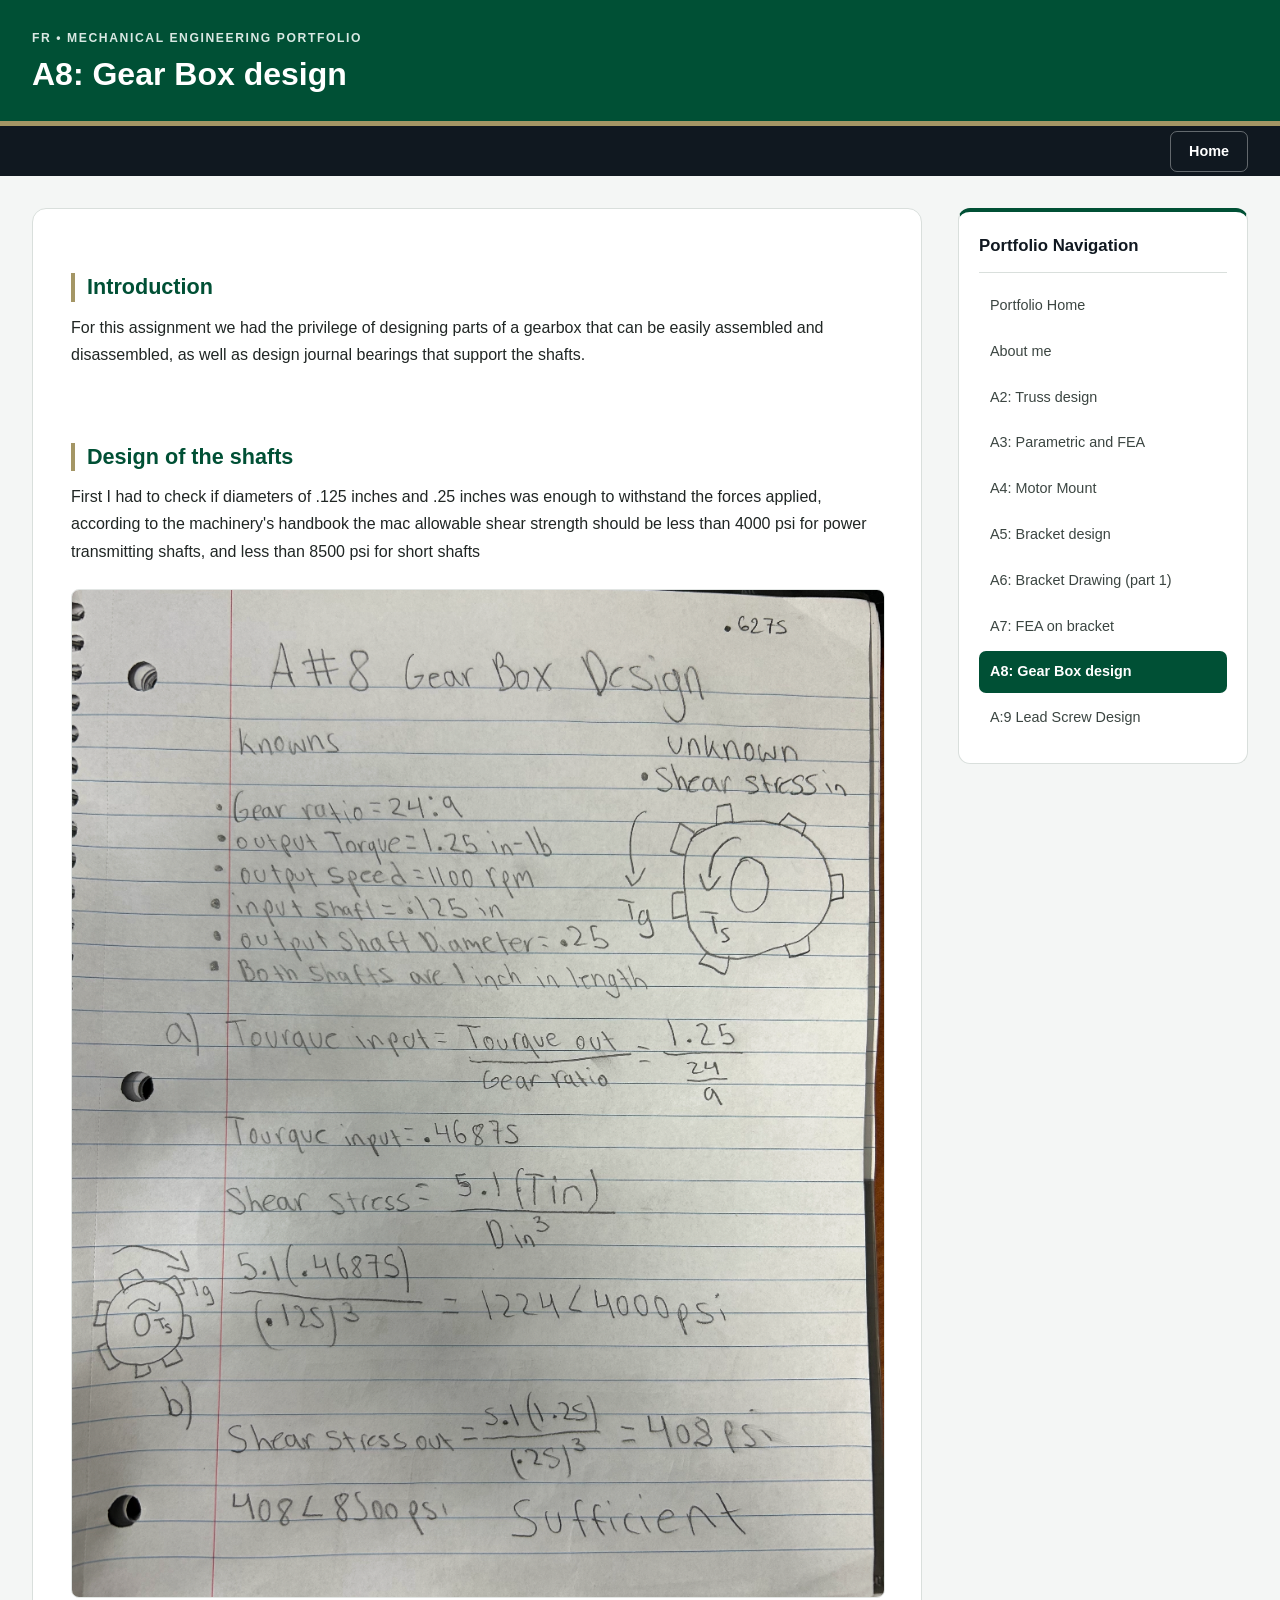
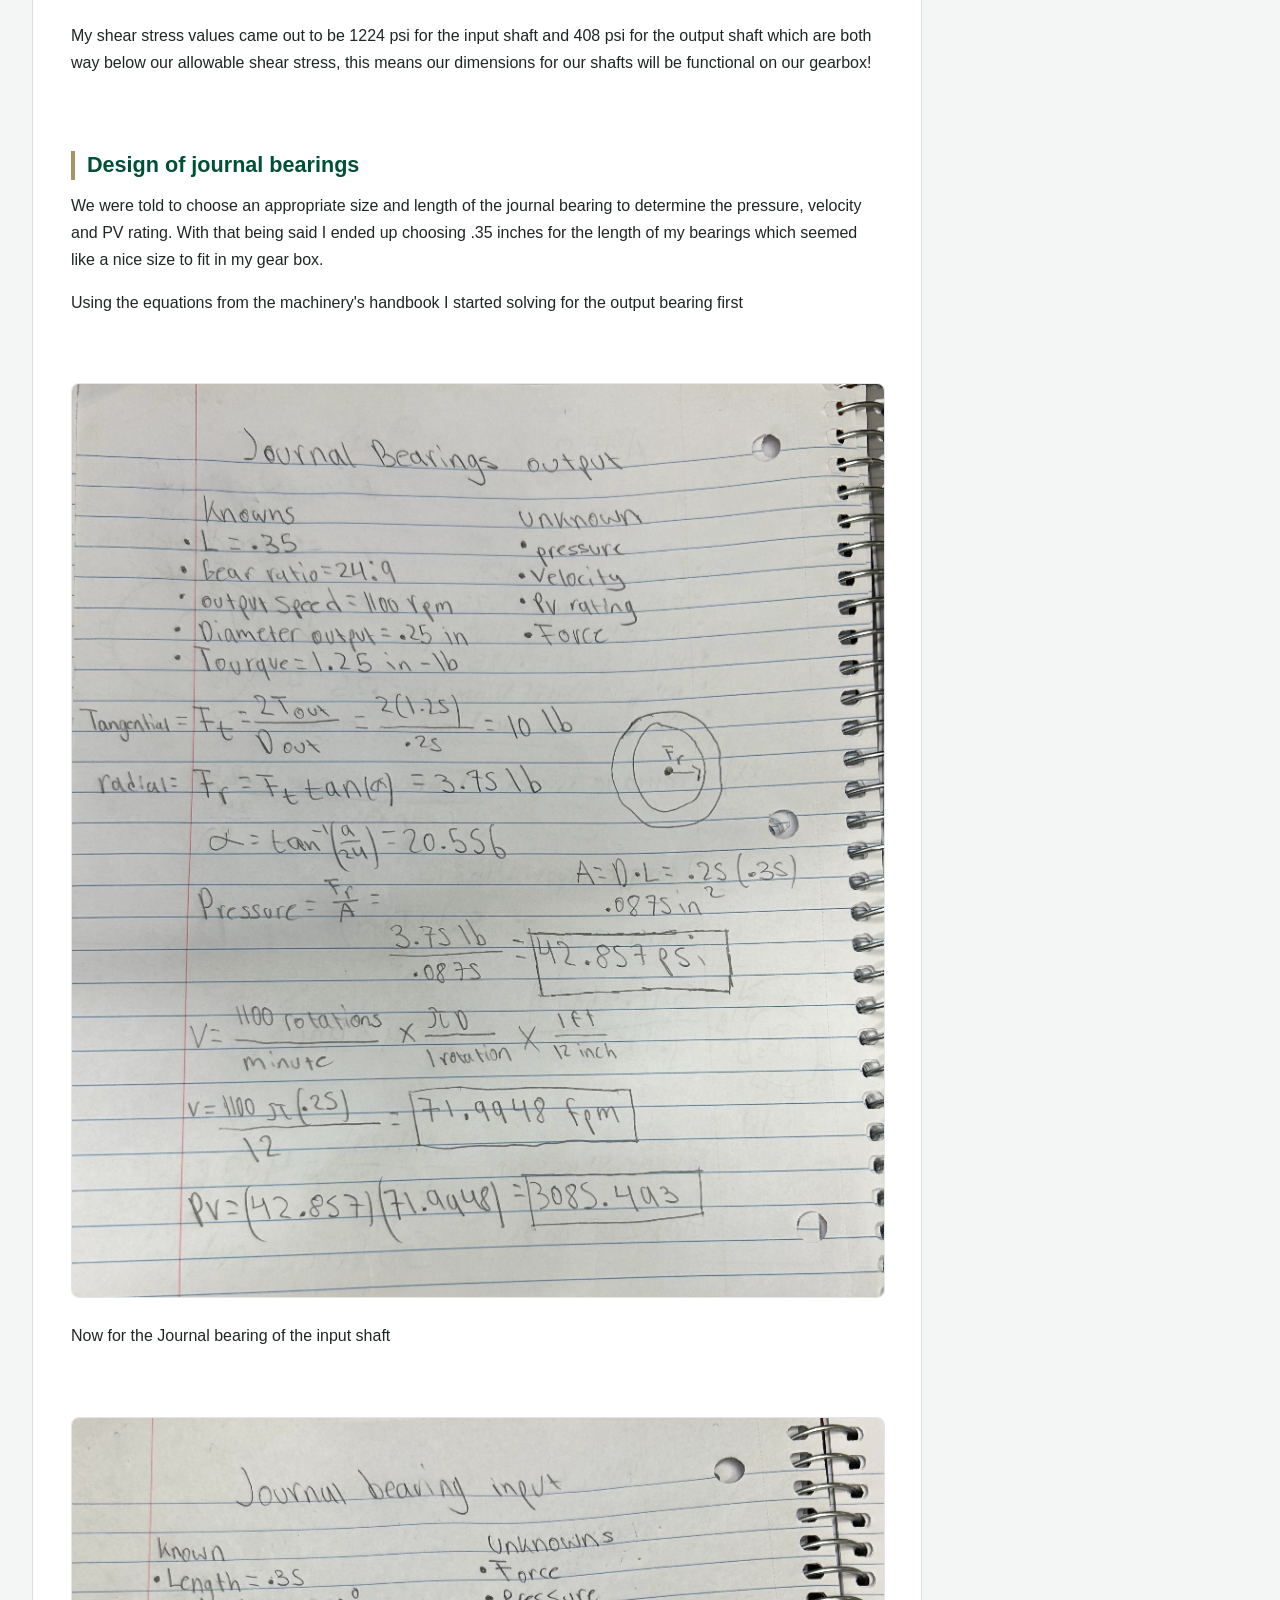
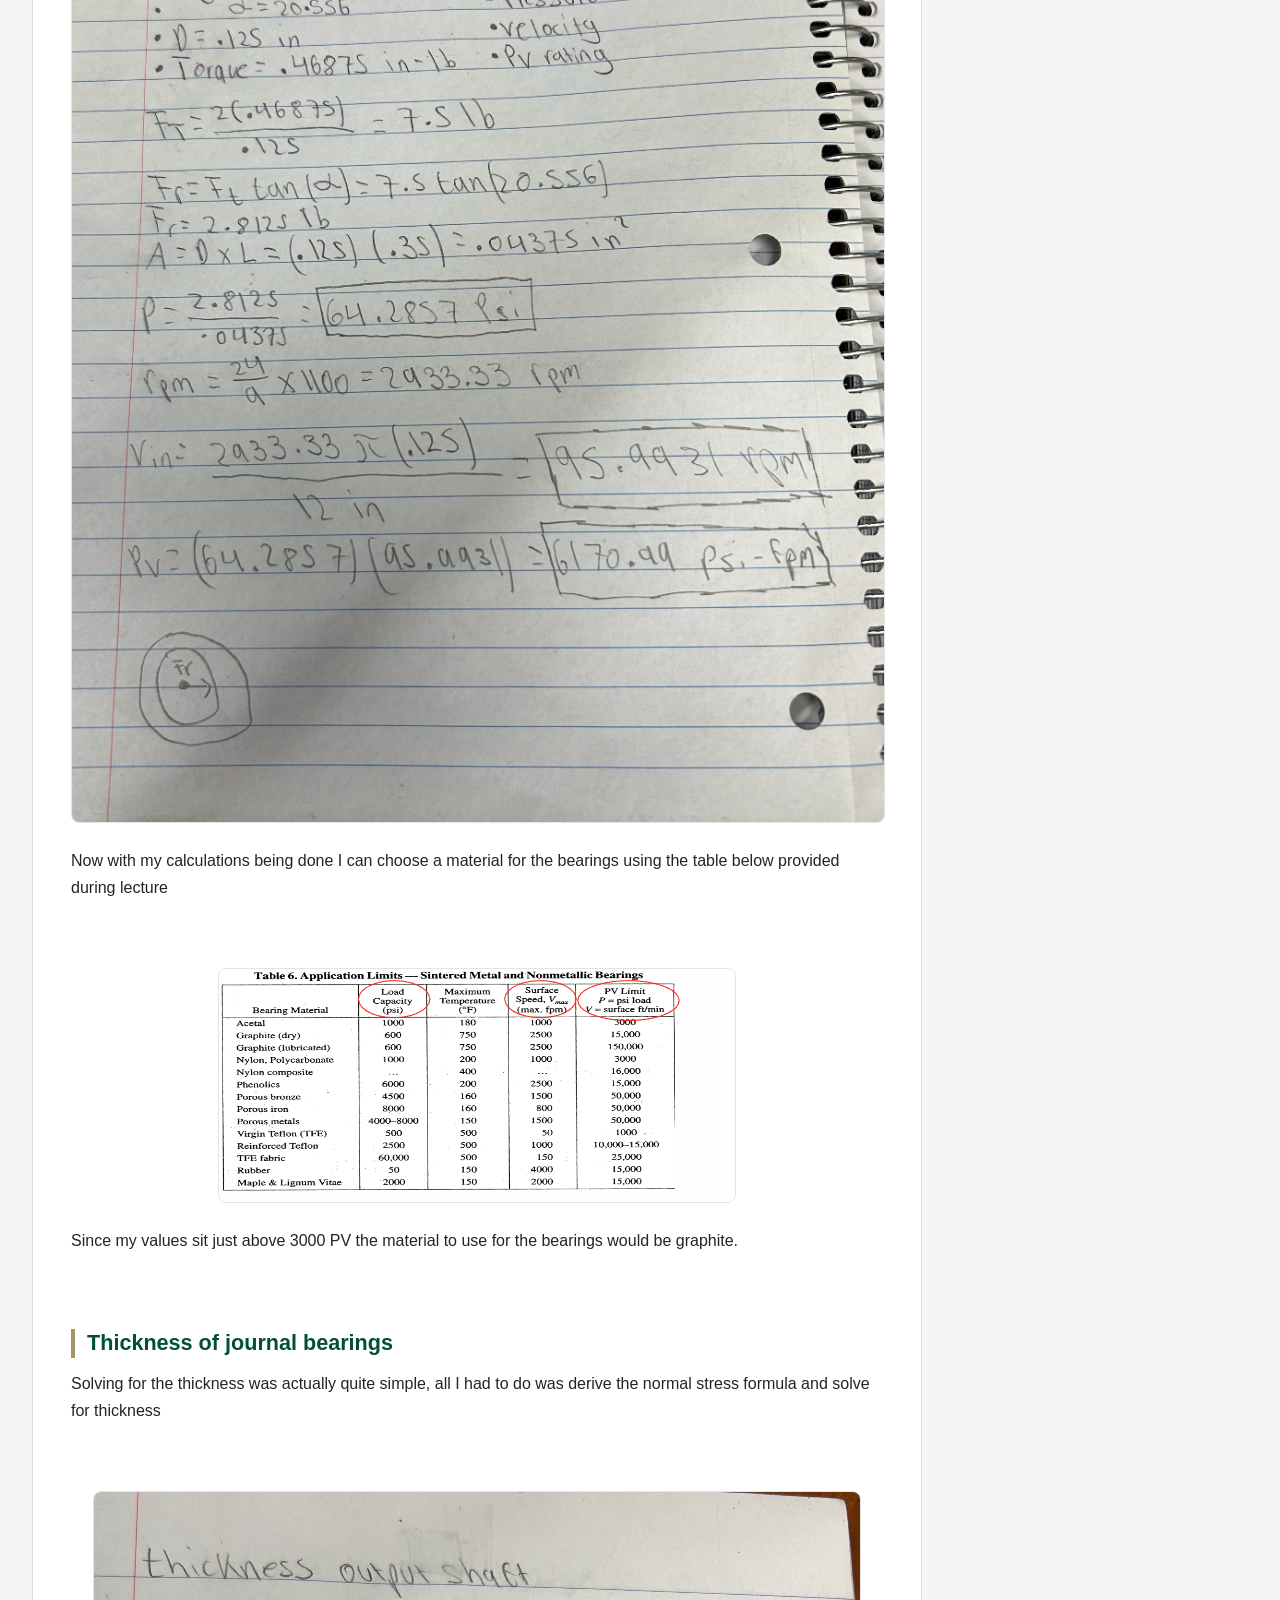
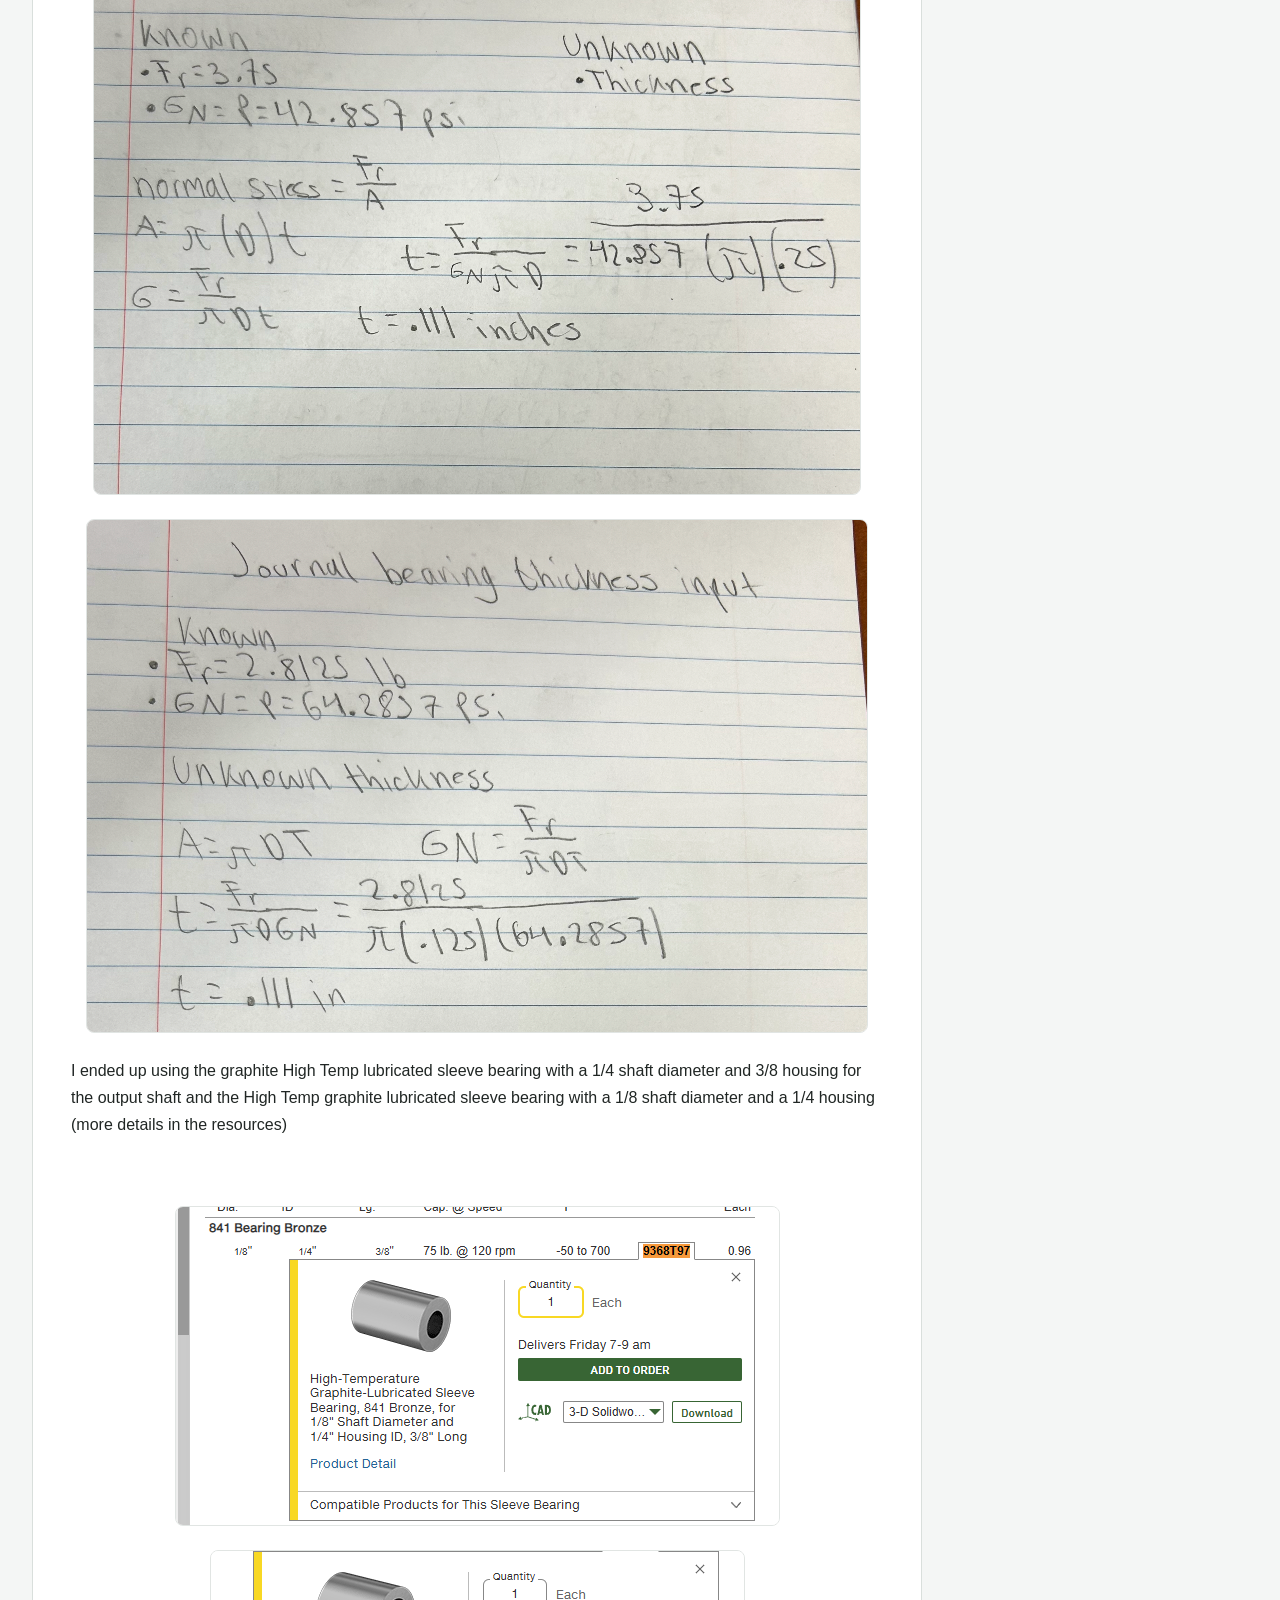
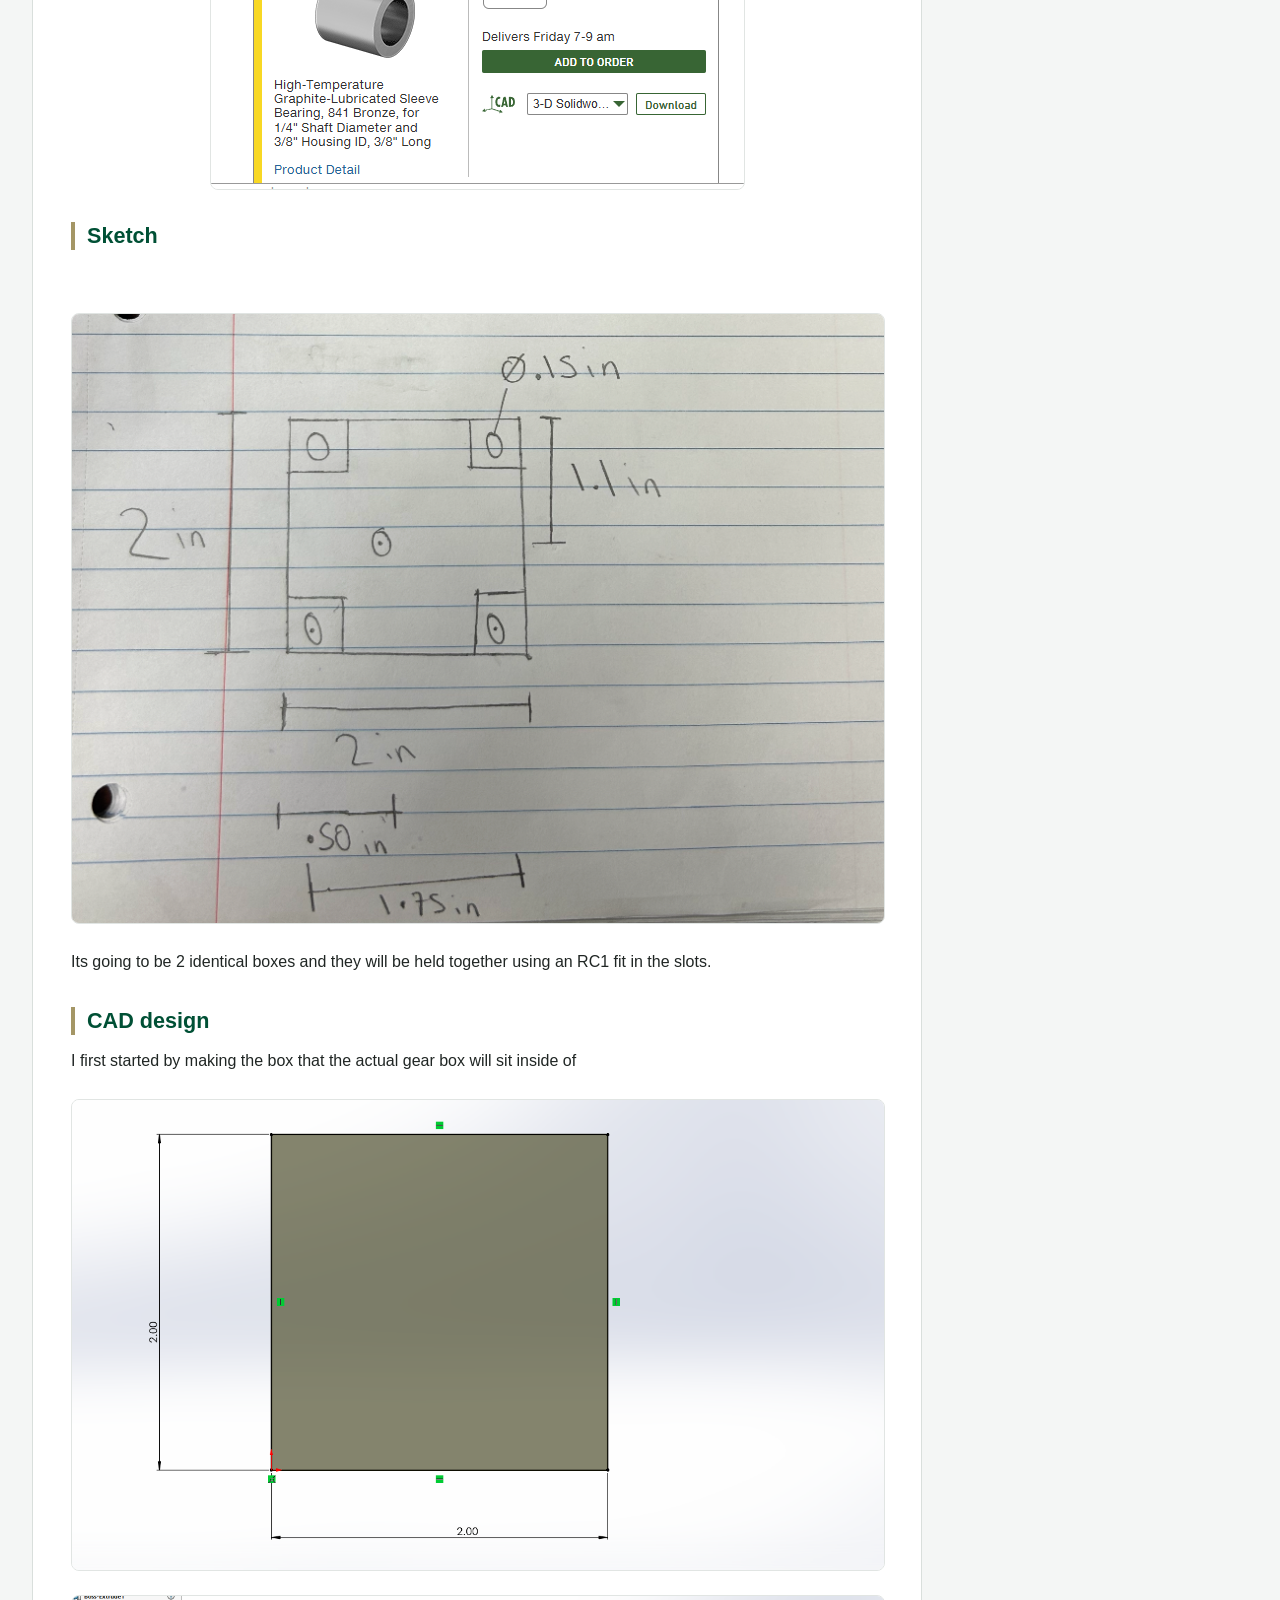
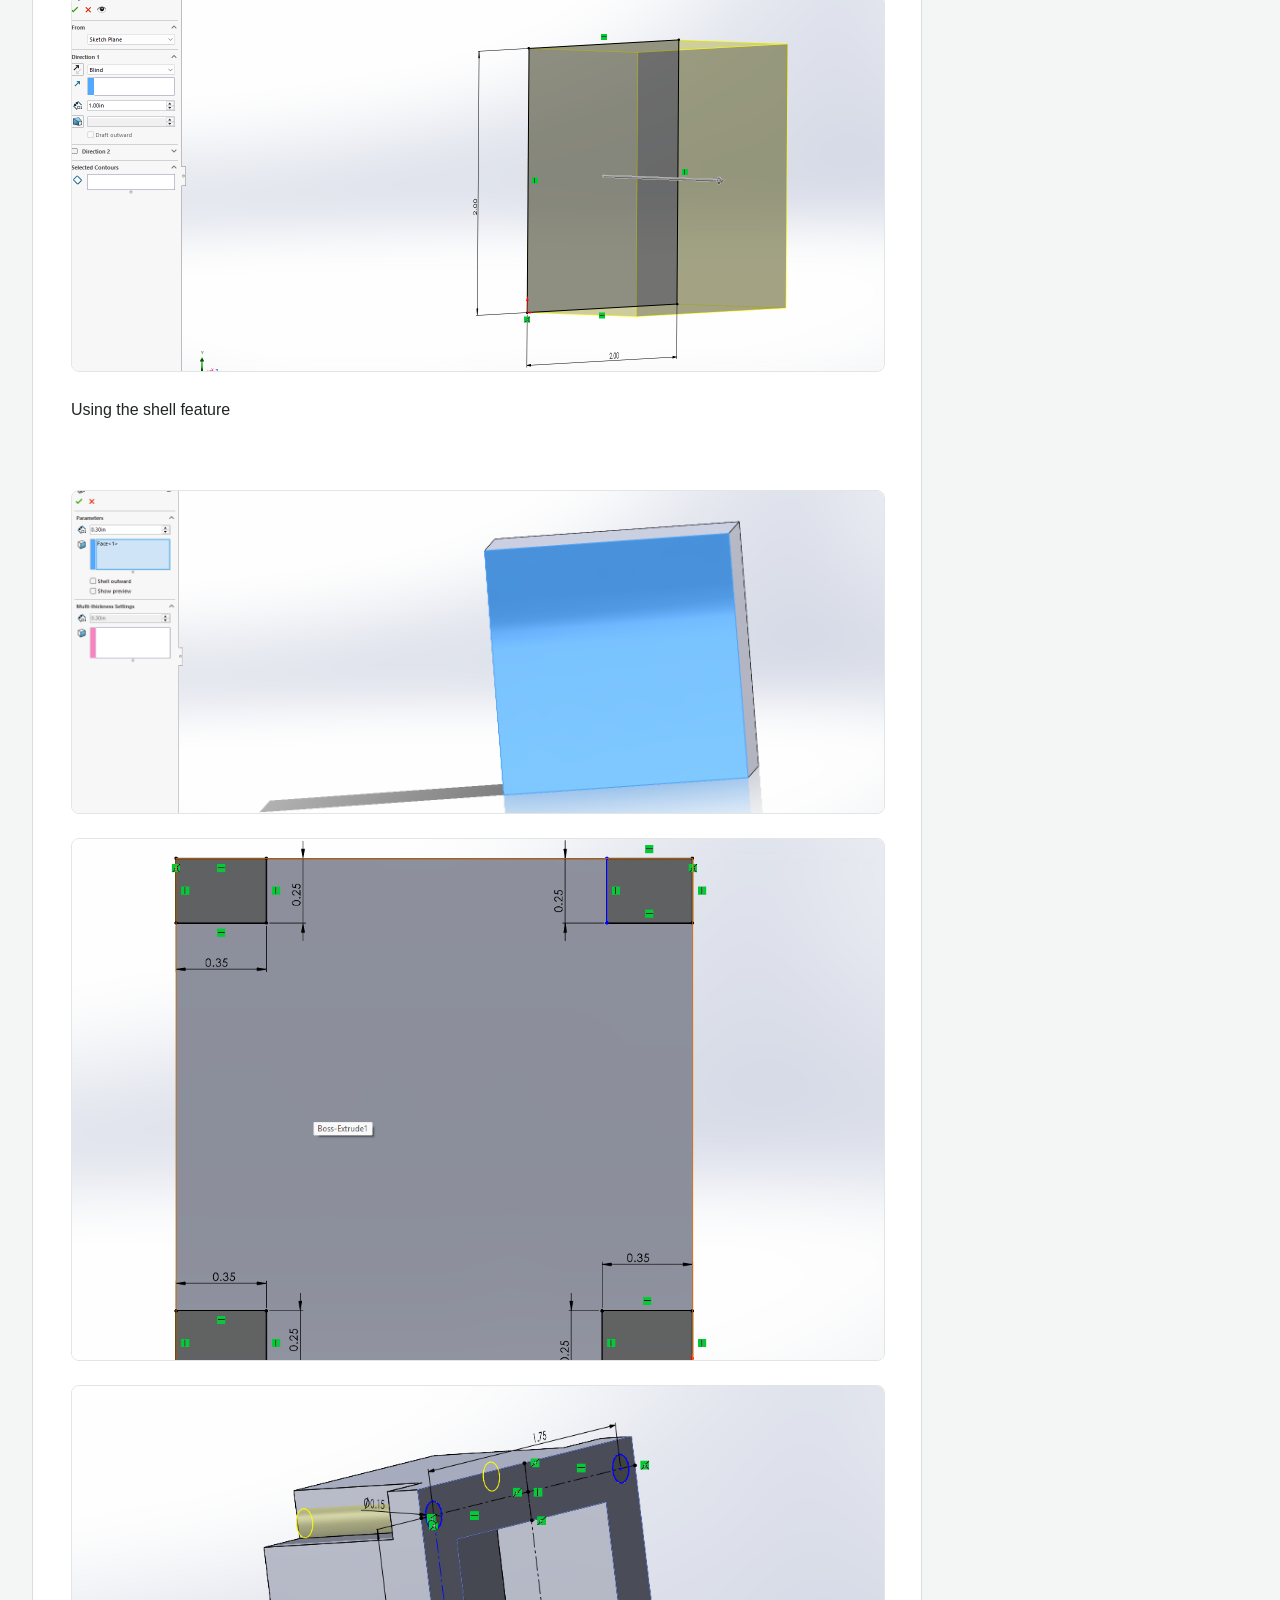
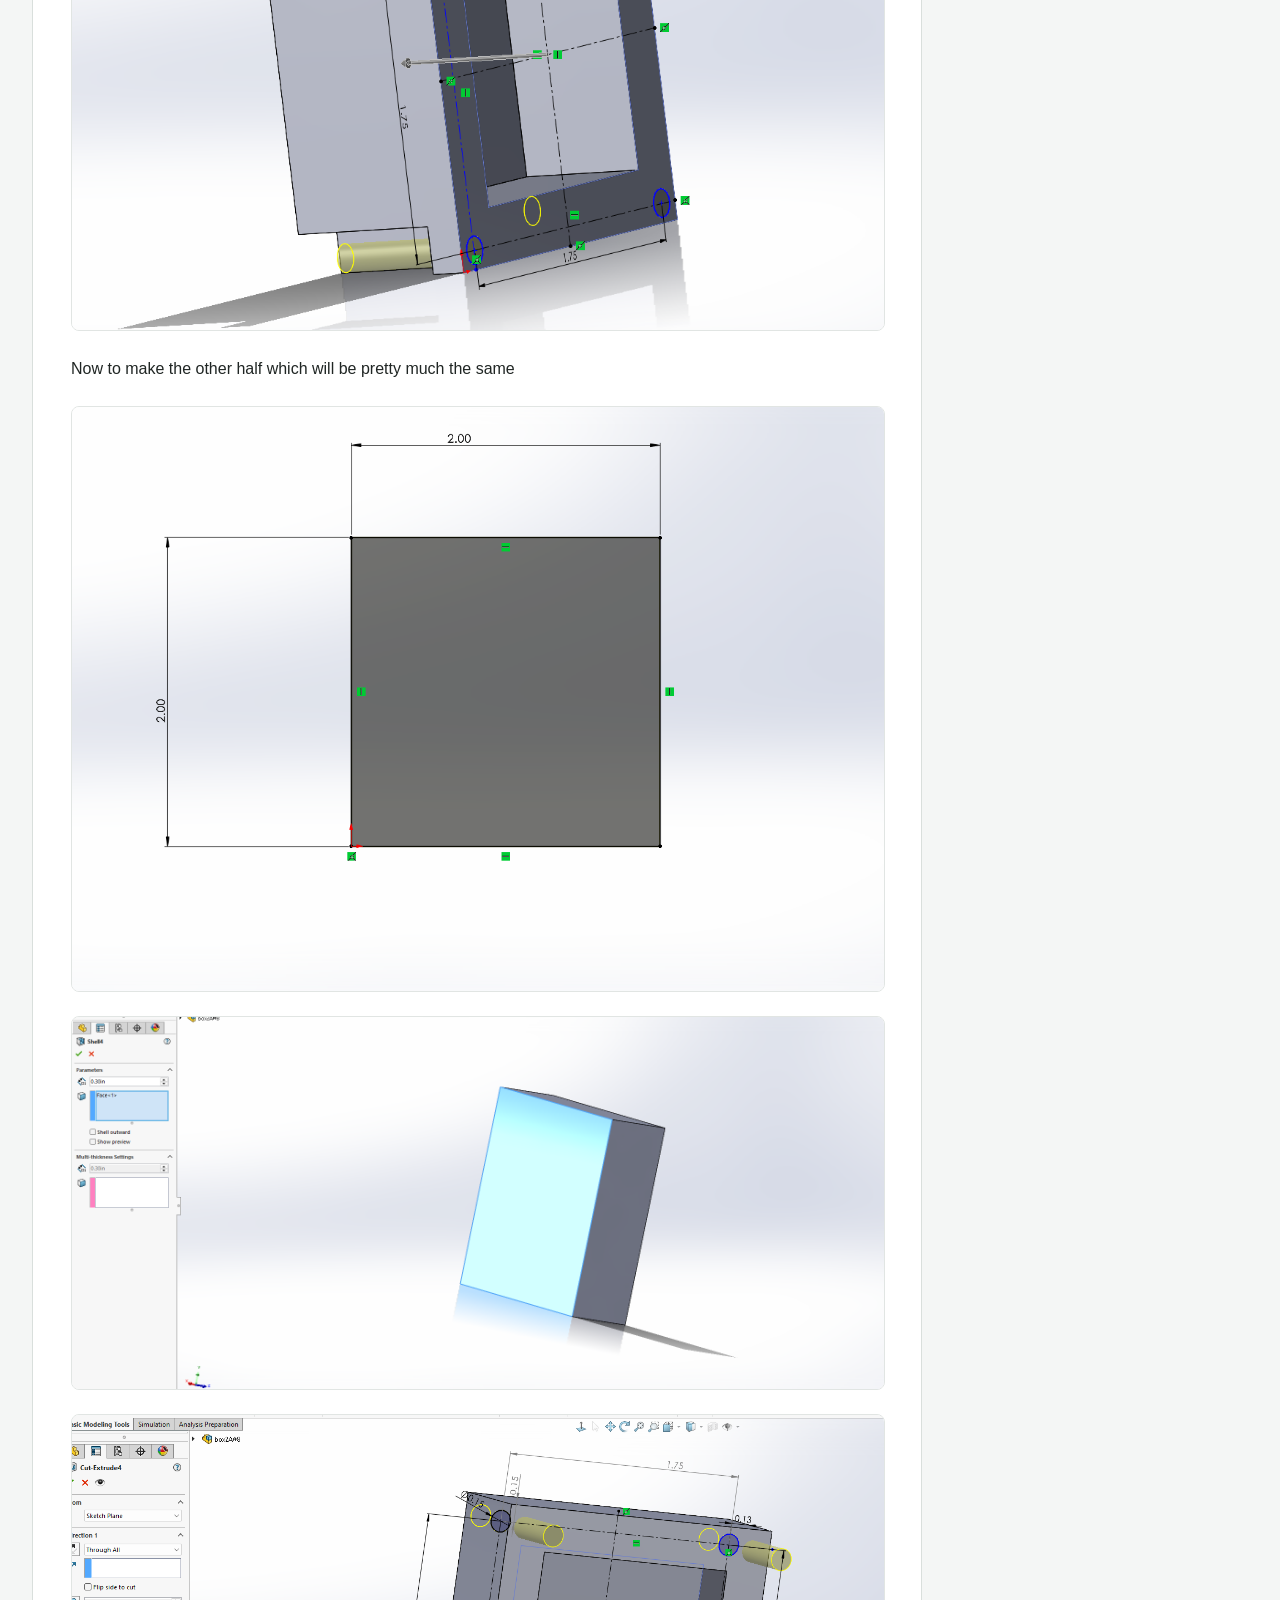
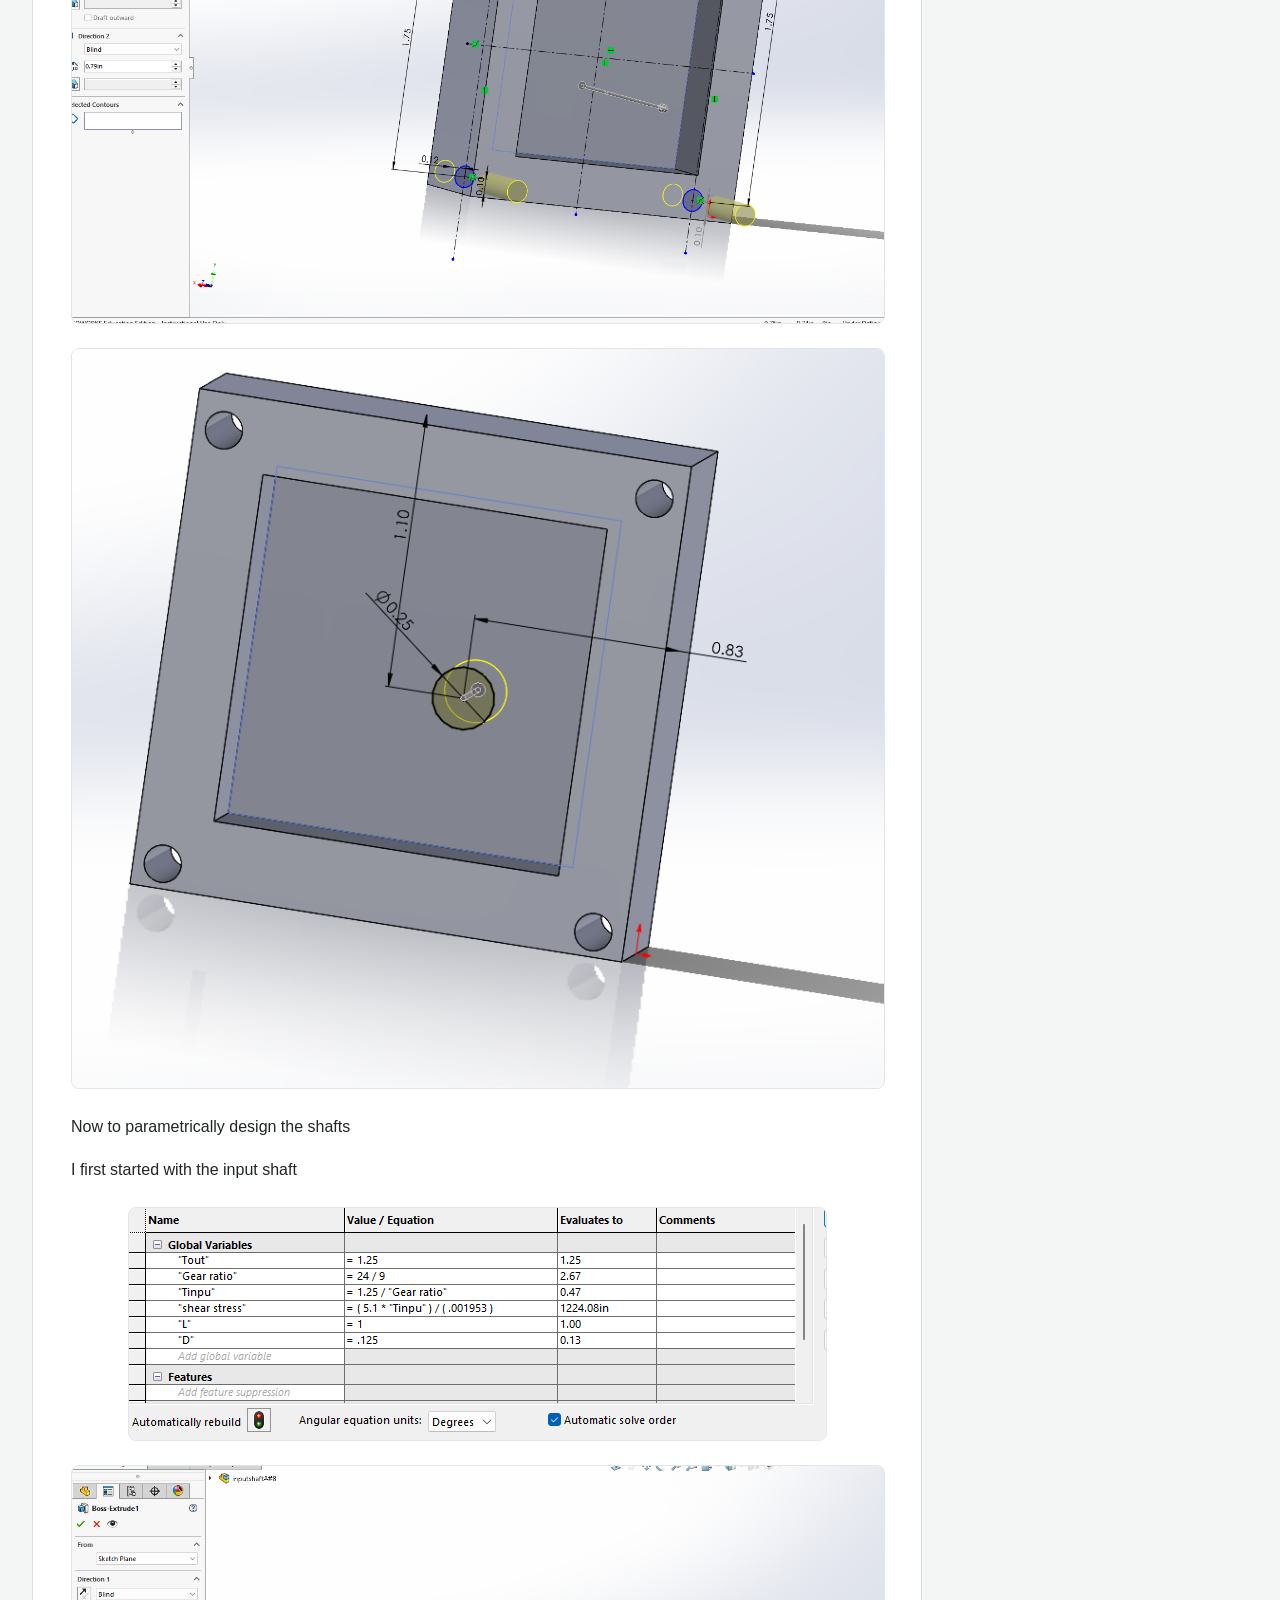
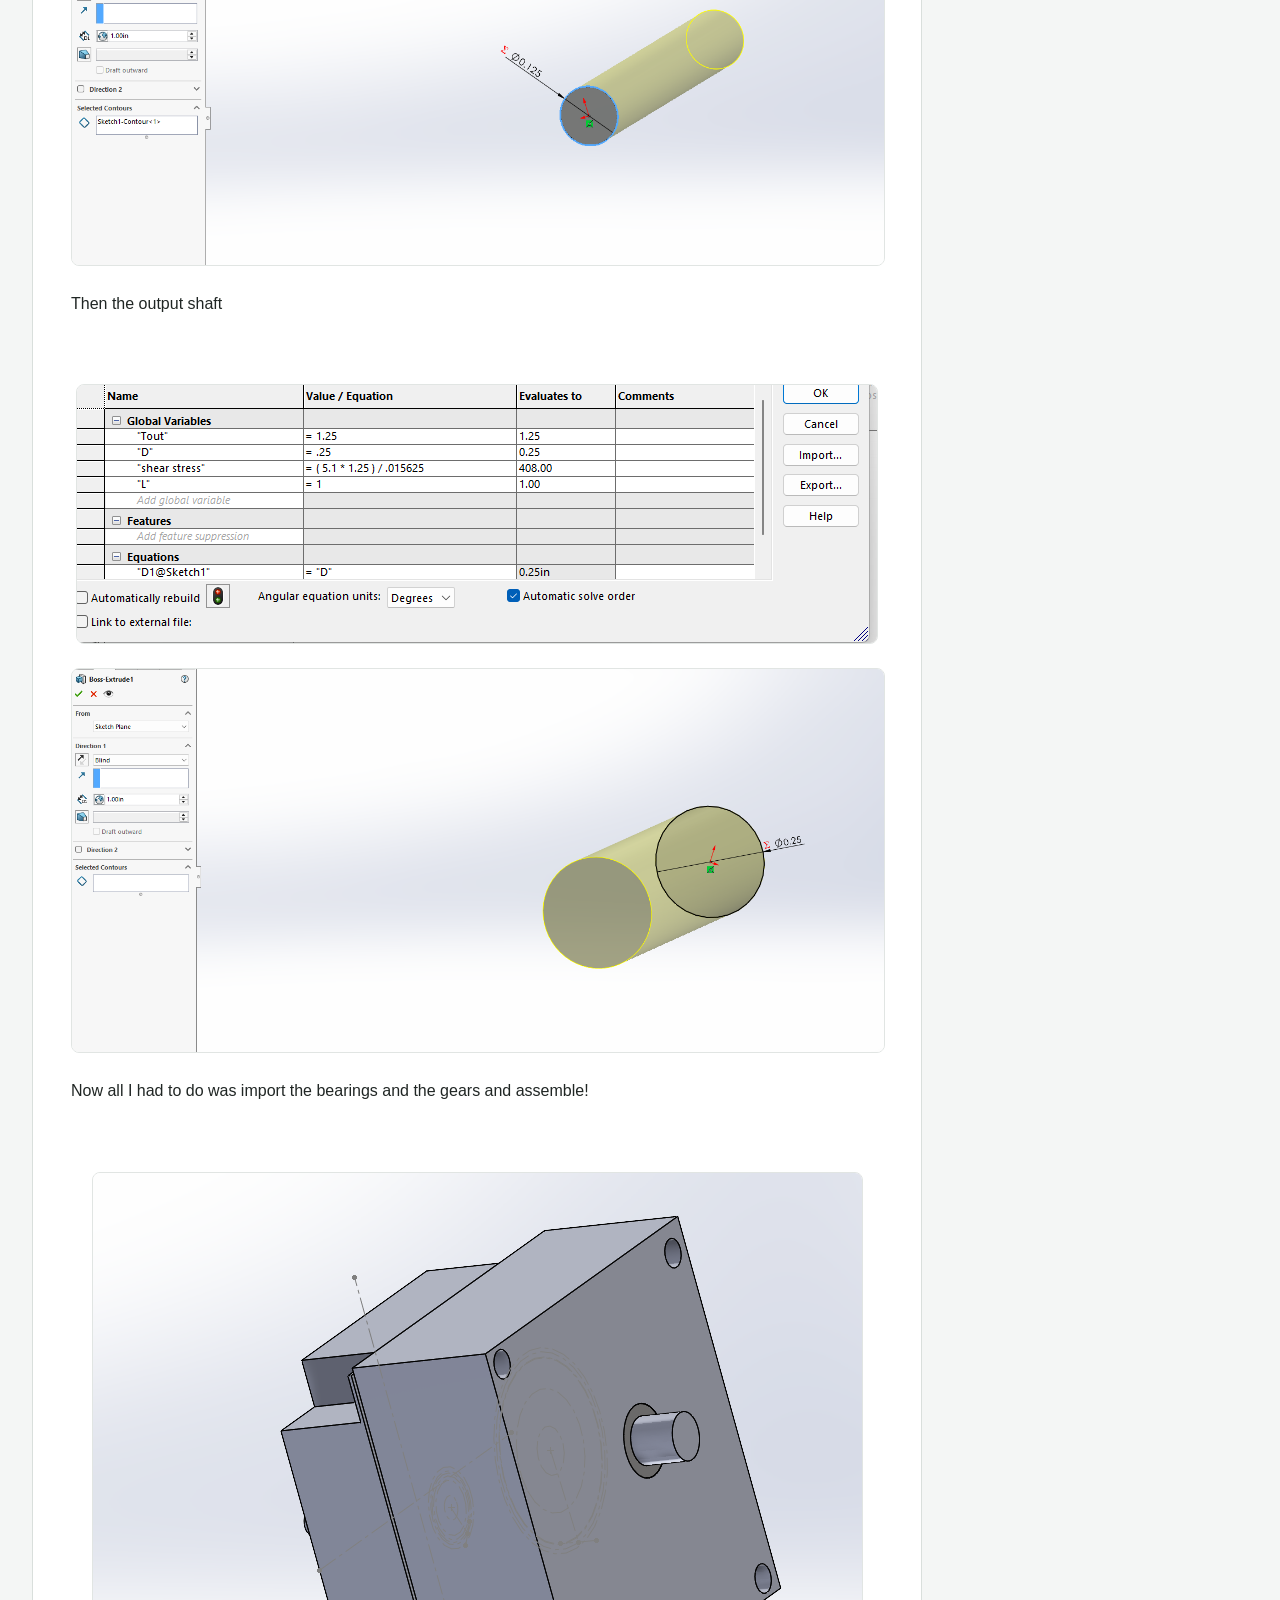
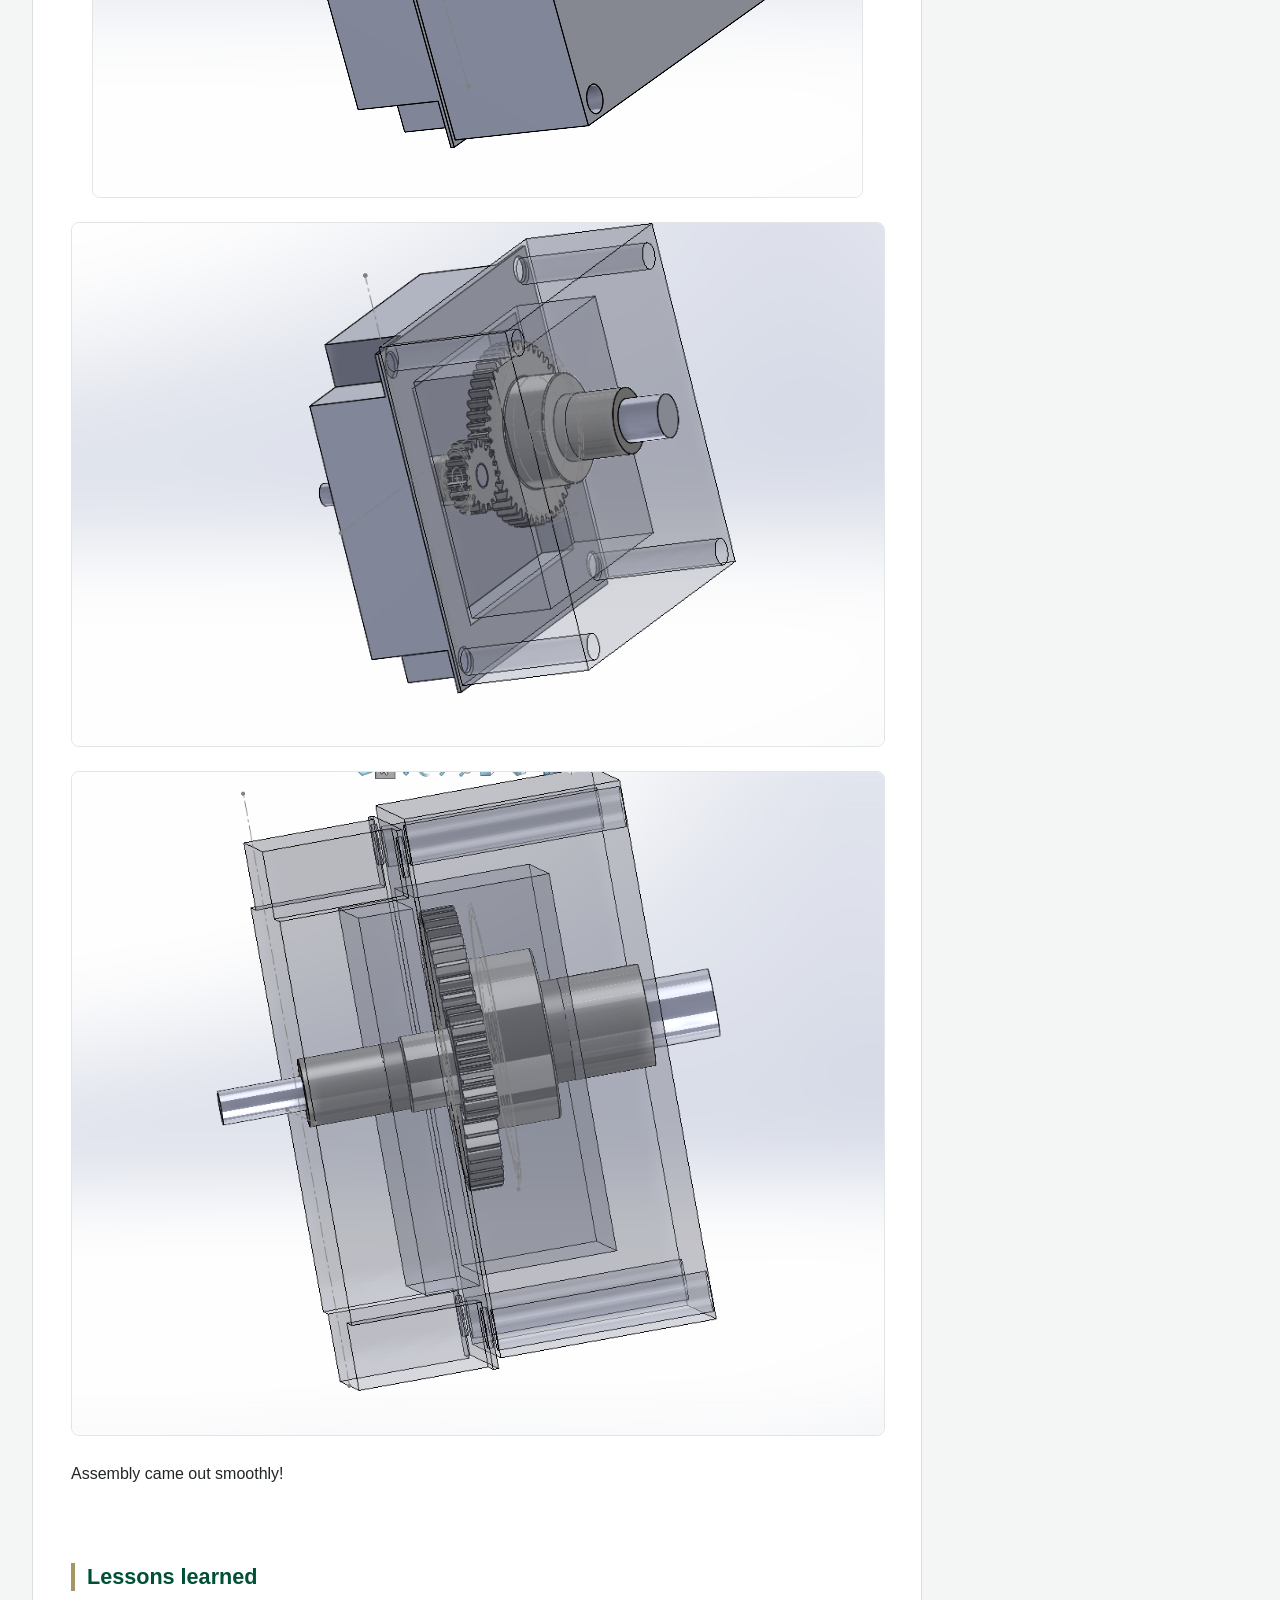
<file: home_a8-gear-box-design.html>
<!DOCTYPE html PUBLIC "-//W3C//DTD XHTML 1.0 Transitional//EN"
        "http://www.w3.org/TR/xhtml1/DTD/xhtml1-transitional.dtd">
<html xmlns="http://www.w3.org/1999/xhtml">
<head>
  <meta http-equiv="Content-Type" content="text/html;charset=utf-8" />
  <title>A8: Gear Box design  -- MEGR2156 lecture portfolio </title>
  <link href="eportfolio.css" media="screen" rel="stylesheet" type="text/css" />
</head>
<body>
<div id="container">
  <div id="header">
    <a href="#skip_navigation" id="skip_navigation_link">Skip Navigation</a>
    <a href="http://www.instructure.com" title="Created with Canvas"><img class="logo" src="logo.svg" alt="logo"/></a>
    <h1>A8: Gear Box design </h1>
    <h2><a href="home_welcome-landing.html">MEGR2156 lecture portfolio </a> &#187; <a href="home_welcome-landing.html">Home</a></h2>
    <div class="clear"></div>
  </div>
  <div class="clear"></div>
  <div id="nav-level2">
    <ul>
      <li class="current"><a href="home_welcome-landing.html">Home</a></li>
    </ul>
    <div class="clear"></div>
  </div>
  <div id="content">
    <a name="skip_navigation"></a>
    <h2>A8: Gear Box design </h2>
    <div id="page_content">
        
<div class="section " id="page_section_0">
  <div class="section_content">
        <h2><strong>Introduction&nbsp;</strong></h2><p>For this assignment we had the privilege of designing parts of a gearbox that can be easily assembled and disassembled, as well as design journal bearings that support the shafts.</p><p>&nbsp;</p><h2><strong>Design of the shafts</strong><strong></strong></h2><p>First I had to check if diameters of .125 inches and .25 inches was enough to withstand the forces applied, according to the machinery's handbook the mac allowable shear strength should be less than 4000 psi for power transmitting shafts, and less than 8500 psi for short shafts&nbsp;</p>
  </div>
</div>

        
<div class="section read_only" id="page_section_1">
  <div class="section_content">
        <div style="text-align: center;" class="attachment">
            <a href="110_Screenshot 2025-11-05 at 11.58.11 PM.png"><img src="110_Screenshot 2025-11-05 at 11.58.11 PM.png" alt="110_Screenshot 2025-11-05 at 11.58.11 PM.png"/></a>
        </div>
  </div>
</div>

        
<div class="section " id="page_section_2">
  <div class="section_content">
        <p>My shear stress values came out to be 1224 psi for the input shaft and 408 psi for the output shaft which are both way below our allowable shear stress, this means our dimensions for our shafts will be functional on our gearbox!</p><p>&nbsp;</p><h2><strong>Design of journal bearings&nbsp;</strong></h2><p>We were told to choose an appropriate size and length of the journal bearing to determine the pressure, velocity and PV rating. With that being said I ended up choosing .35 inches for the length of my bearings which seemed like a nice size to fit in my gear box.</p><p>Using the equations from the machinery's handbook I started solving for the output bearing first&nbsp;</p><p>&nbsp;</p>
  </div>
</div>

        
<div class="section read_only" id="page_section_3">
  <div class="section_content">
        <div style="text-align: center;" class="attachment">
            <a href="111_Screenshot 2025-11-06 at 12.11.30 AM.png"><img src="111_Screenshot 2025-11-06 at 12.11.30 AM.png" alt="111_Screenshot 2025-11-06 at 12.11.30 AM.png"/></a>
        </div>
  </div>
</div>

        
<div class="section " id="page_section_4">
  <div class="section_content">
        <p>Now for the Journal bearing of the input shaft&nbsp;</p><p>&nbsp;</p>
  </div>
</div>

        
<div class="section read_only" id="page_section_5">
  <div class="section_content">
        <div style="text-align: center;" class="attachment">
            <a href="112_Screenshot 2025-11-06 at 12.13.01 AM.png"><img src="112_Screenshot 2025-11-06 at 12.13.01 AM.png" alt="112_Screenshot 2025-11-06 at 12.13.01 AM.png"/></a>
        </div>
  </div>
</div>

        
<div class="section " id="page_section_6">
  <div class="section_content">
        <p>Now with my calculations being done I can choose a material for the bearings using the table below provided during lecture&nbsp;</p><p>&nbsp;</p>
  </div>
</div>

        
<div class="section read_only" id="page_section_7">
  <div class="section_content">
        <div style="text-align: center;" class="attachment">
            <a href="113_Screenshot 2025-11-06 001443.png"><img src="113_Screenshot 2025-11-06 001443.png" alt="113_Screenshot 2025-11-06 001443.png"/></a>
        </div>
  </div>
</div>

        
<div class="section " id="page_section_8">
  <div class="section_content">
        <p>Since my values sit just above 3000 PV the material to use for the bearings would be graphite.</p><p>&nbsp;</p><h2><strong>Thickness of journal bearings&nbsp;</strong></h2><p>Solving for the thickness was actually quite simple, all I had to do was derive the normal stress formula and solve for thickness</p><p>&nbsp;</p>
  </div>
</div>

        
<div class="section read_only" id="page_section_9">
  <div class="section_content">
        <div style="text-align: center;" class="attachment">
            <a href="114_Screenshot 2025-11-06 at 1.11.55 AM.png"><img src="114_Screenshot 2025-11-06 at 1.11.55 AM.png" alt="114_Screenshot 2025-11-06 at 1.11.55 AM.png"/></a>
        </div>
  </div>
</div>

        
<div class="section read_only" id="page_section_10">
  <div class="section_content">
        <div style="text-align: center;" class="attachment">
            <a href="115_Screenshot 2025-11-06 at 1.12.10 AM.png"><img src="115_Screenshot 2025-11-06 at 1.12.10 AM.png" alt="115_Screenshot 2025-11-06 at 1.12.10 AM.png"/></a>
        </div>
  </div>
</div>

        
<div class="section " id="page_section_11">
  <div class="section_content">
        <p>I ended up using the graphite High Temp lubricated sleeve bearing with a 1/4 shaft diameter and 3/8 housing for the output shaft and the High Temp graphite lubricated sleeve bearing with a 1/8 shaft diameter and a 1/4 housing (more details in the resources)</p><p>&nbsp;</p>
  </div>
</div>

        
<div class="section read_only" id="page_section_12">
  <div class="section_content">
        <div style="text-align: center;" class="attachment">
            <a href="116_Screenshot 2025-11-06 011854.png"><img src="116_Screenshot 2025-11-06 011854.png" alt="116_Screenshot 2025-11-06 011854.png"/></a>
        </div>
  </div>
</div>

        
<div class="section read_only" id="page_section_13">
  <div class="section_content">
        <div style="text-align: center;" class="attachment">
            <a href="117_Screenshot 2025-11-06 011901.png"><img src="117_Screenshot 2025-11-06 011901.png" alt="117_Screenshot 2025-11-06 011901.png"/></a>
        </div>
  </div>
</div>

        
<div class="section " id="page_section_14">
  <div class="section_content">
        <h2><strong>Sketch </strong></h2><p>&nbsp;</p>
  </div>
</div>

        
<div class="section read_only" id="page_section_15">
  <div class="section_content">
        <div style="text-align: center;" class="attachment">
            <a href="118_Screenshot 2025-11-06 at 1.21.56 AM.png"><img src="118_Screenshot 2025-11-06 at 1.21.56 AM.png" alt="118_Screenshot 2025-11-06 at 1.21.56 AM.png"/></a>
        </div>
  </div>
</div>

        
<div class="section " id="page_section_16">
  <div class="section_content">
        <p>Its going to be 2 identical boxes and they will be held together using an RC1 fit in the slots.</p><h2><strong>CAD design&nbsp;</strong></h2><p>I first started by making the box that the actual gear box will sit inside of&nbsp;</p>
  </div>
</div>

        
<div class="section read_only" id="page_section_17">
  <div class="section_content">
        <div style="text-align: center;" class="attachment">
            <a href="119_Screenshot 2025-11-05 202809.png"><img src="119_Screenshot 2025-11-05 202809.png" alt="119_Screenshot 2025-11-05 202809.png"/></a>
        </div>
  </div>
</div>

        
<div class="section read_only" id="page_section_18">
  <div class="section_content">
        <div style="text-align: center;" class="attachment">
            <a href="120_Screenshot 2025-11-05 202823.png"><img src="120_Screenshot 2025-11-05 202823.png" alt="120_Screenshot 2025-11-05 202823.png"/></a>
        </div>
  </div>
</div>

        
<div class="section " id="page_section_19">
  <div class="section_content">
        <p>Using the shell feature</p><p>&nbsp;</p>
  </div>
</div>

        
<div class="section read_only" id="page_section_20">
  <div class="section_content">
        <div style="text-align: center;" class="attachment">
            <a href="121_Screenshot 2025-11-05 202834.png"><img src="121_Screenshot 2025-11-05 202834.png" alt="121_Screenshot 2025-11-05 202834.png"/></a>
        </div>
  </div>
</div>

        
<div class="section read_only" id="page_section_21">
  <div class="section_content">
        <div style="text-align: center;" class="attachment">
            <a href="122_Screenshot 2025-11-05 202843.png"><img src="122_Screenshot 2025-11-05 202843.png" alt="122_Screenshot 2025-11-05 202843.png"/></a>
        </div>
  </div>
</div>

        
<div class="section read_only" id="page_section_22">
  <div class="section_content">
        <div style="text-align: center;" class="attachment">
            <a href="123_Screenshot 2025-11-05 202904.png"><img src="123_Screenshot 2025-11-05 202904.png" alt="123_Screenshot 2025-11-05 202904.png"/></a>
        </div>
  </div>
</div>

        
<div class="section " id="page_section_23">
  <div class="section_content">
        <p>Now to make the other half which will be pretty much the same&nbsp;</p>
  </div>
</div>

        
<div class="section read_only" id="page_section_24">
  <div class="section_content">
        <div style="text-align: center;" class="attachment">
            <a href="124_Screenshot 2025-11-05 225532.png"><img src="124_Screenshot 2025-11-05 225532.png" alt="124_Screenshot 2025-11-05 225532.png"/></a>
        </div>
  </div>
</div>

        
<div class="section read_only" id="page_section_25">
  <div class="section_content">
        <div style="text-align: center;" class="attachment">
            <a href="125_Screenshot 2025-11-05 225544.png"><img src="125_Screenshot 2025-11-05 225544.png" alt="125_Screenshot 2025-11-05 225544.png"/></a>
        </div>
  </div>
</div>

        
<div class="section read_only" id="page_section_26">
  <div class="section_content">
        <div style="text-align: center;" class="attachment">
            <a href="126_Screenshot 2025-11-05 225557.png"><img src="126_Screenshot 2025-11-05 225557.png" alt="126_Screenshot 2025-11-05 225557.png"/></a>
        </div>
  </div>
</div>

        
<div class="section read_only" id="page_section_27">
  <div class="section_content">
        <div style="text-align: center;" class="attachment">
            <a href="127_Screenshot 2025-11-05 225606.png"><img src="127_Screenshot 2025-11-05 225606.png" alt="127_Screenshot 2025-11-05 225606.png"/></a>
        </div>
  </div>
</div>

        
<div class="section " id="page_section_28">
  <div class="section_content">
        <p>Now to parametrically design the shafts</p><p>I first started with the input shaft</p>
  </div>
</div>

        
<div class="section read_only" id="page_section_29">
  <div class="section_content">
        <div style="text-align: center;" class="attachment">
            <a href="128_Screenshot 2025-11-06 013530.png"><img src="128_Screenshot 2025-11-06 013530.png" alt="128_Screenshot 2025-11-06 013530.png"/></a>
        </div>
  </div>
</div>

        
<div class="section read_only" id="page_section_30">
  <div class="section_content">
        <div style="text-align: center;" class="attachment">
            <a href="129_Screenshot 2025-11-06 013454.png"><img src="129_Screenshot 2025-11-06 013454.png" alt="129_Screenshot 2025-11-06 013454.png"/></a>
        </div>
  </div>
</div>

        
<div class="section " id="page_section_31">
  <div class="section_content">
        <p>Then the output shaft</p><p>&nbsp;</p>
  </div>
</div>

        
<div class="section read_only" id="page_section_32">
  <div class="section_content">
        <div style="text-align: center;" class="attachment">
            <a href="130_Screenshot 2025-11-06 014638.png"><img src="130_Screenshot 2025-11-06 014638.png" alt="130_Screenshot 2025-11-06 014638.png"/></a>
        </div>
  </div>
</div>

        
<div class="section read_only" id="page_section_33">
  <div class="section_content">
        <div style="text-align: center;" class="attachment">
            <a href="131_Screenshot 2025-11-06 014034.png"><img src="131_Screenshot 2025-11-06 014034.png" alt="131_Screenshot 2025-11-06 014034.png"/></a>
        </div>
  </div>
</div>

        
<div class="section " id="page_section_34">
  <div class="section_content">
        <p>Now all I had to do was import the bearings and the gears and assemble!</p><p>&nbsp;</p>
  </div>
</div>

        
<div class="section read_only" id="page_section_35">
  <div class="section_content">
        <div style="text-align: center;" class="attachment">
            <a href="132_Screenshot 2025-11-06 014947.png"><img src="132_Screenshot 2025-11-06 014947.png" alt="132_Screenshot 2025-11-06 014947.png"/></a>
        </div>
  </div>
</div>

        
<div class="section read_only" id="page_section_36">
  <div class="section_content">
        <div style="text-align: center;" class="attachment">
            <a href="133_Screenshot 2025-11-06 015001.png"><img src="133_Screenshot 2025-11-06 015001.png" alt="133_Screenshot 2025-11-06 015001.png"/></a>
        </div>
  </div>
</div>

        
<div class="section read_only" id="page_section_37">
  <div class="section_content">
        <div style="text-align: center;" class="attachment">
            <a href="134_Screenshot 2025-11-06 015015.png"><img src="134_Screenshot 2025-11-06 015015.png" alt="134_Screenshot 2025-11-06 015015.png"/></a>
        </div>
  </div>
</div>

        
<div class="section " id="page_section_38">
  <div class="section_content">
        <p>Assembly came out smoothly!</p><p>&nbsp;</p><h2><strong>Lessons learned&nbsp;</strong></h2><p data-start="73" data-end="741">This gearbox project was my first real experience working with a complete mechanical assembly, and it taught me a lot about how individual parts come together to form a functional system. Going through the process of aligning shafts, gears, and bearings made me realize how important precision and design intent are when modeling components. It also gave me a better understanding of constraints, mates, and how tolerances affect motion in assemblies. Overall, this project helped me appreciate the level of detail and patience required in mechanical design and showed me how crucial assembly modeling skills are for real-world engineering work. This assignment took me about 9 hours&nbsp;</p>
  </div>
</div>

        
<div class="section read_only" id="page_section_39">
  <div class="section_content">
        <div style="text-align: center;" class="attachment">
            <a href="135_boxA#8.SLDPRT">
              Click here to Download <span class="filename">boxA#8.SLDPRT</span>
            </a>
        </div>
  </div>
</div>

        
<div class="section read_only" id="page_section_40">
  <div class="section_content">
        <div style="text-align: center;" class="attachment">
            <a href="136_box2A#8.SLDPRT">
              Click here to Download <span class="filename">box2A#8.SLDPRT</span>
            </a>
        </div>
  </div>
</div>

        
<div class="section read_only" id="page_section_41">
  <div class="section_content">
        <div style="text-align: center;" class="attachment">
            <a href="137_outputshaftA$8.SLDPRT">
              Click here to Download <span class="filename">outputshaftA$8.SLDPRT</span>
            </a>
        </div>
  </div>
</div>

        
<div class="section read_only" id="page_section_42">
  <div class="section_content">
        <div style="text-align: center;" class="attachment">
            <a href="138_inputshaftA#8.SLDPRT">
              Click here to Download <span class="filename">inputshaftA#8.SLDPRT</span>
            </a>
        </div>
  </div>
</div>

        
<div class="section read_only" id="page_section_43">
  <div class="section_content">
        <div style="text-align: center;" class="attachment">
            <a href="139_FinalassemblyA#8.SLDASM">
              Click here to Download <span class="filename">FinalassemblyA#8.SLDASM</span>
            </a>
        </div>
  </div>
</div>

        
<div class="section " id="page_section_44">
  <div class="section_content">
        <h3><strong>Recourses</strong></h3><p>&nbsp;</p><p><a href="https://www.mcmaster.com/products/journal-bearings/sleeve-bearings-3~performance~chemical-resistant-1/sleeve-bearings-3~lubricant~graphite-1/" target="_blank">https://www.mcmaster.com/products/journal-bearings/sleeve-bearings-3~performance~chemical-resistant-1/sleeve-bearings-3~lubricant~graphite-1/</a></p><p>&nbsp;</p><p><a href="https://www.google.com/url?q=https://www.mcmaster.com/catalog/129/1330/7880K19&amp;sa=D&amp;source=editors&amp;ust=1762405134624791&amp;usg=AOvVaw0ZBh21Y10jMG1fjLE5mkrZ" target="_blank">https://www.google.com/url?q=https://www.mcmaster.com/catalog/129/1330/7880K19&amp;sa=D&amp;source=editors&amp;ust=1762405134624791&amp;usg=AOvVaw0ZBh21Y10jMG1fjLE5mkrZ</a></p><p>&nbsp;</p><p><a href="https://www.google.com/url?q=https://www.mcmaster.com/catalog/129/1330/7880K24&amp;sa=D&amp;source=editors&amp;ust=1762405134625062&amp;usg=AOvVaw3yKsfkAQbsc5PBm4TcZxn_" target="_blank">https://www.google.com/url?q=https://www.mcmaster.com/catalog/129/1330/7880K24&amp;sa=D&amp;source=editors&amp;ust=1762405134625062&amp;usg=AOvVaw3yKsfkAQbsc5PBm4TcZxn_</a></p><p>&nbsp;</p>
  </div>
</div>

    </div>
  </div>
  <div id="sidebar">
    <div class="section_header">
      Home
    </div>
    <ul id="page_list">
        <li id="page_32678" class="page ">
          <a class="page_url" href="home_welcome-landing.html">
            <span class="name">Welcome (landing)</span>
          </a>
        </li>
        <li id="page_32679" class="page ">
          <a class="page_url" href="home_about-me.html">
            <span class="name">About me</span>
          </a>
        </li>
        <li id="page_32927" class="page ">
          <a class="page_url" href="home_a2-truss-design.html">
            <span class="name">A2: Truss design</span>
          </a>
        </li>
        <li id="page_33180" class="page ">
          <a class="page_url" href="home_a3-parametric-and-fea.html">
            <span class="name">A3: Parametric and FEA</span>
          </a>
        </li>
        <li id="page_33385" class="page ">
          <a class="page_url" href="home_a4-motor-mount.html">
            <span class="name">A4: Motor Mount </span>
          </a>
        </li>
        <li id="page_33595" class="page ">
          <a class="page_url" href="home_a5-bracket-design.html">
            <span class="name">A5: Bracket design</span>
          </a>
        </li>
        <li id="page_33776" class="page ">
          <a class="page_url" href="home_a6-bracket-drawing-part-1.html">
            <span class="name">A6: Bracket Drawing (part 1)</span>
          </a>
        </li>
        <li id="page_34208" class="page ">
          <a class="page_url" href="home_a7-fea-on-bracket.html">
            <span class="name">A7: FEA on bracket</span>
          </a>
        </li>
        <li id="page_34371" class="page current">
          <a class="page_url" href="home_a8-gear-box-design.html">
            <span class="name">A8: Gear Box design </span>
          </a>
        </li>
        <li id="page_34560" class="page ">
          <a class="page_url" href="home_a-9-lead-screw-design.html">
            <span class="name">A:9 Lead Screw Design </span>
          </a>
        </li>
    </ul>
  </div>
</div>


</body>
</html>
</file>
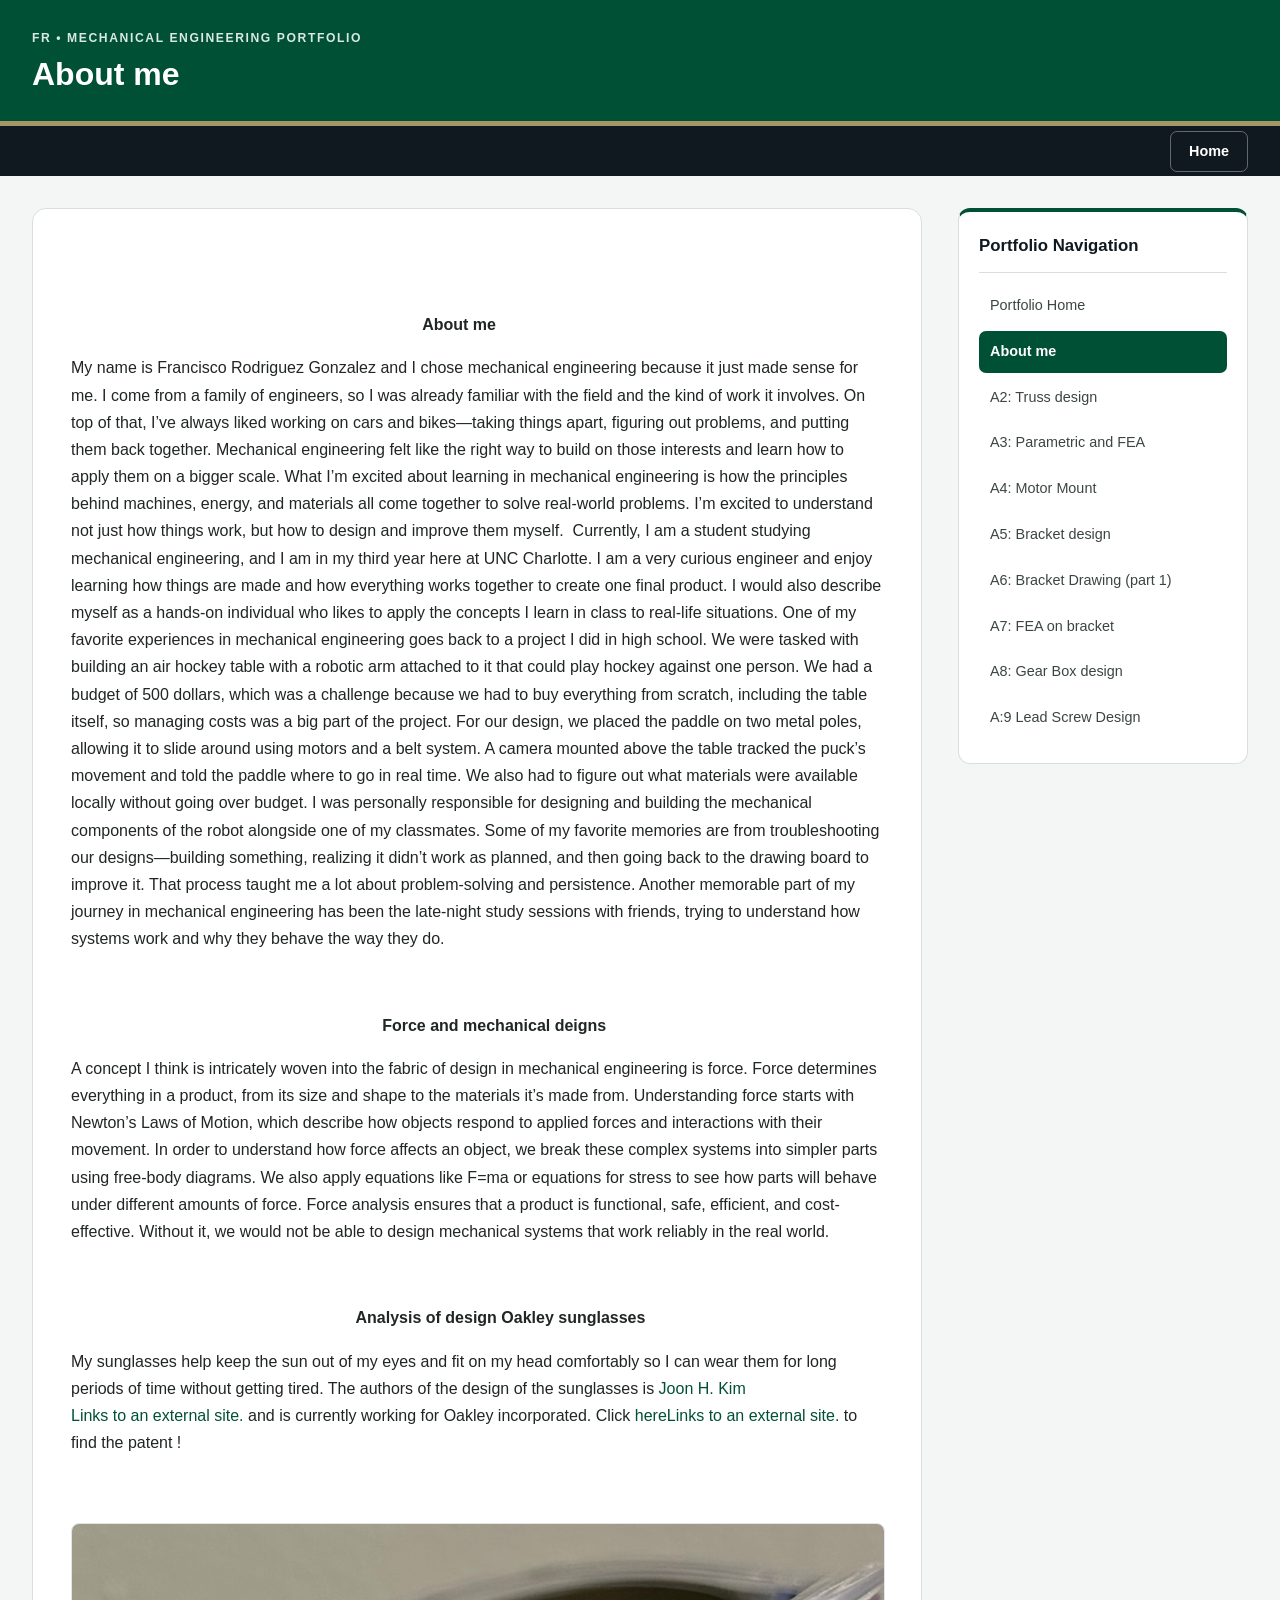
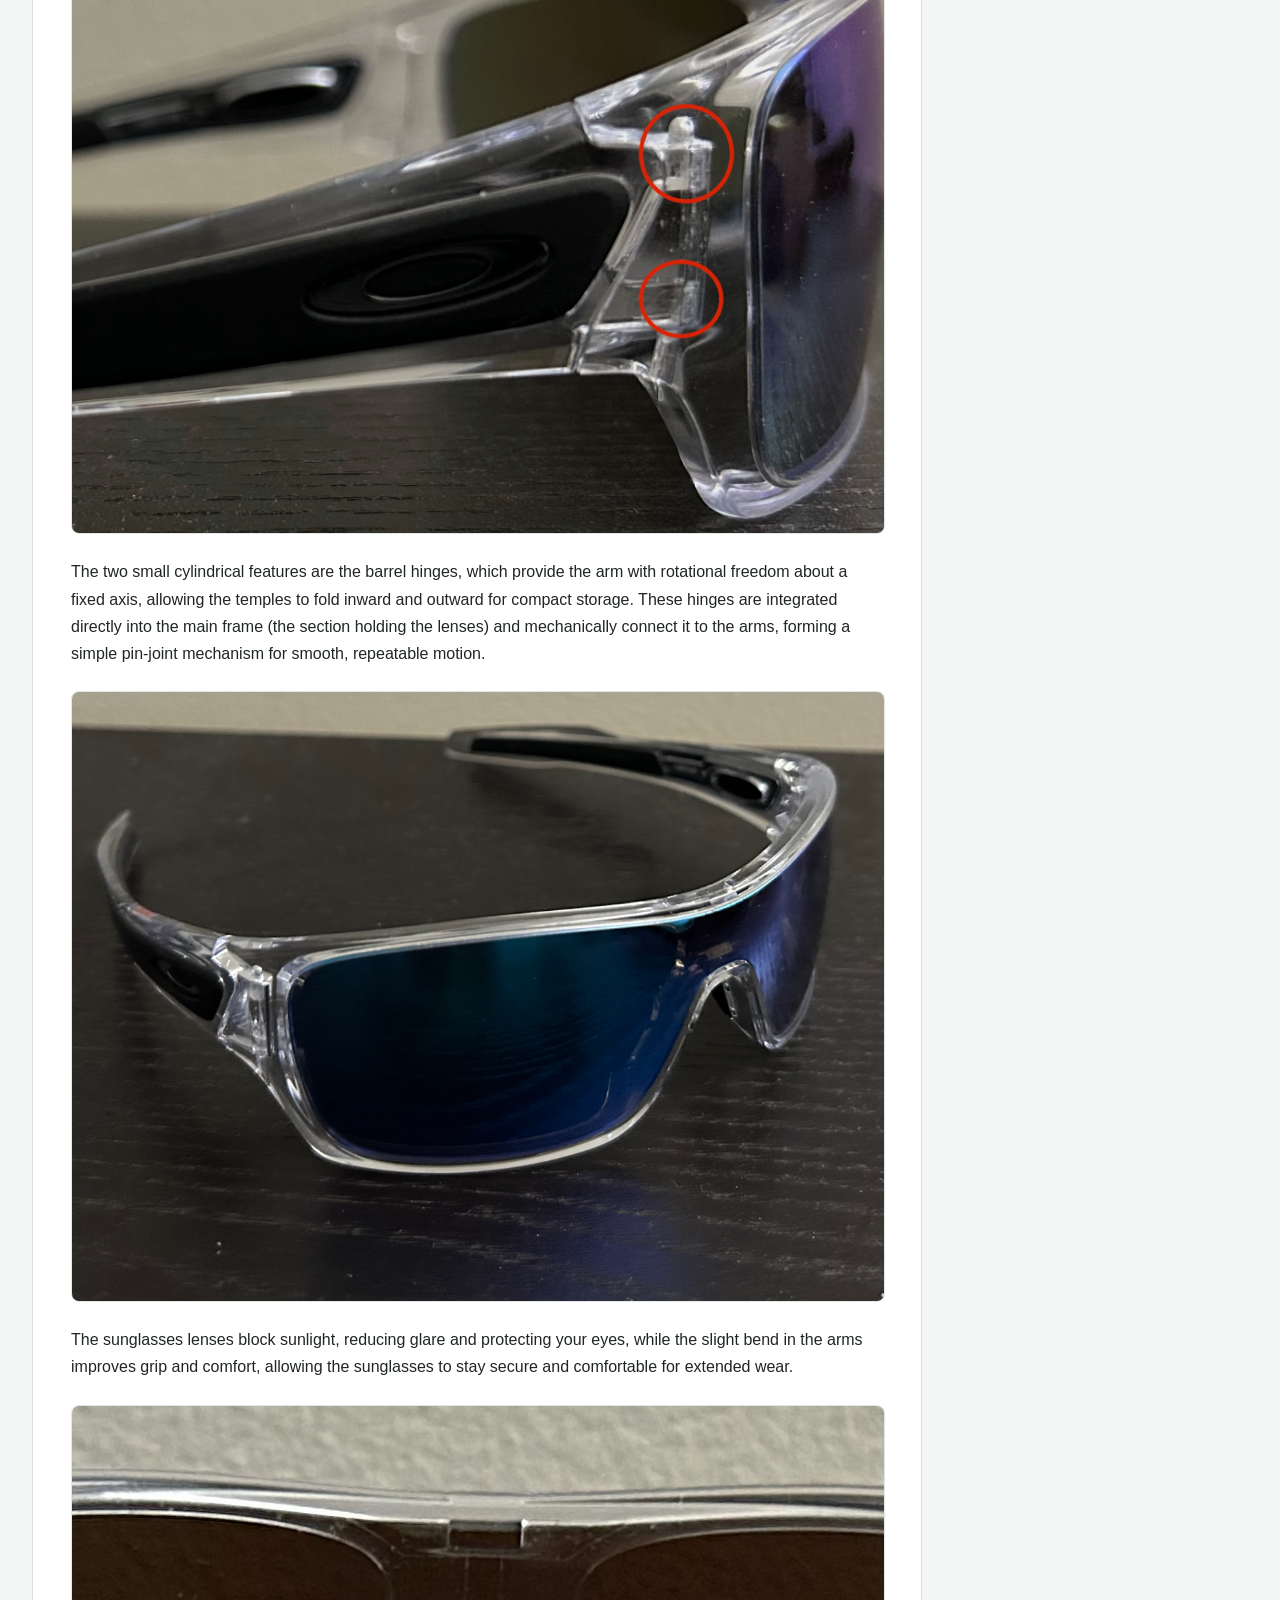
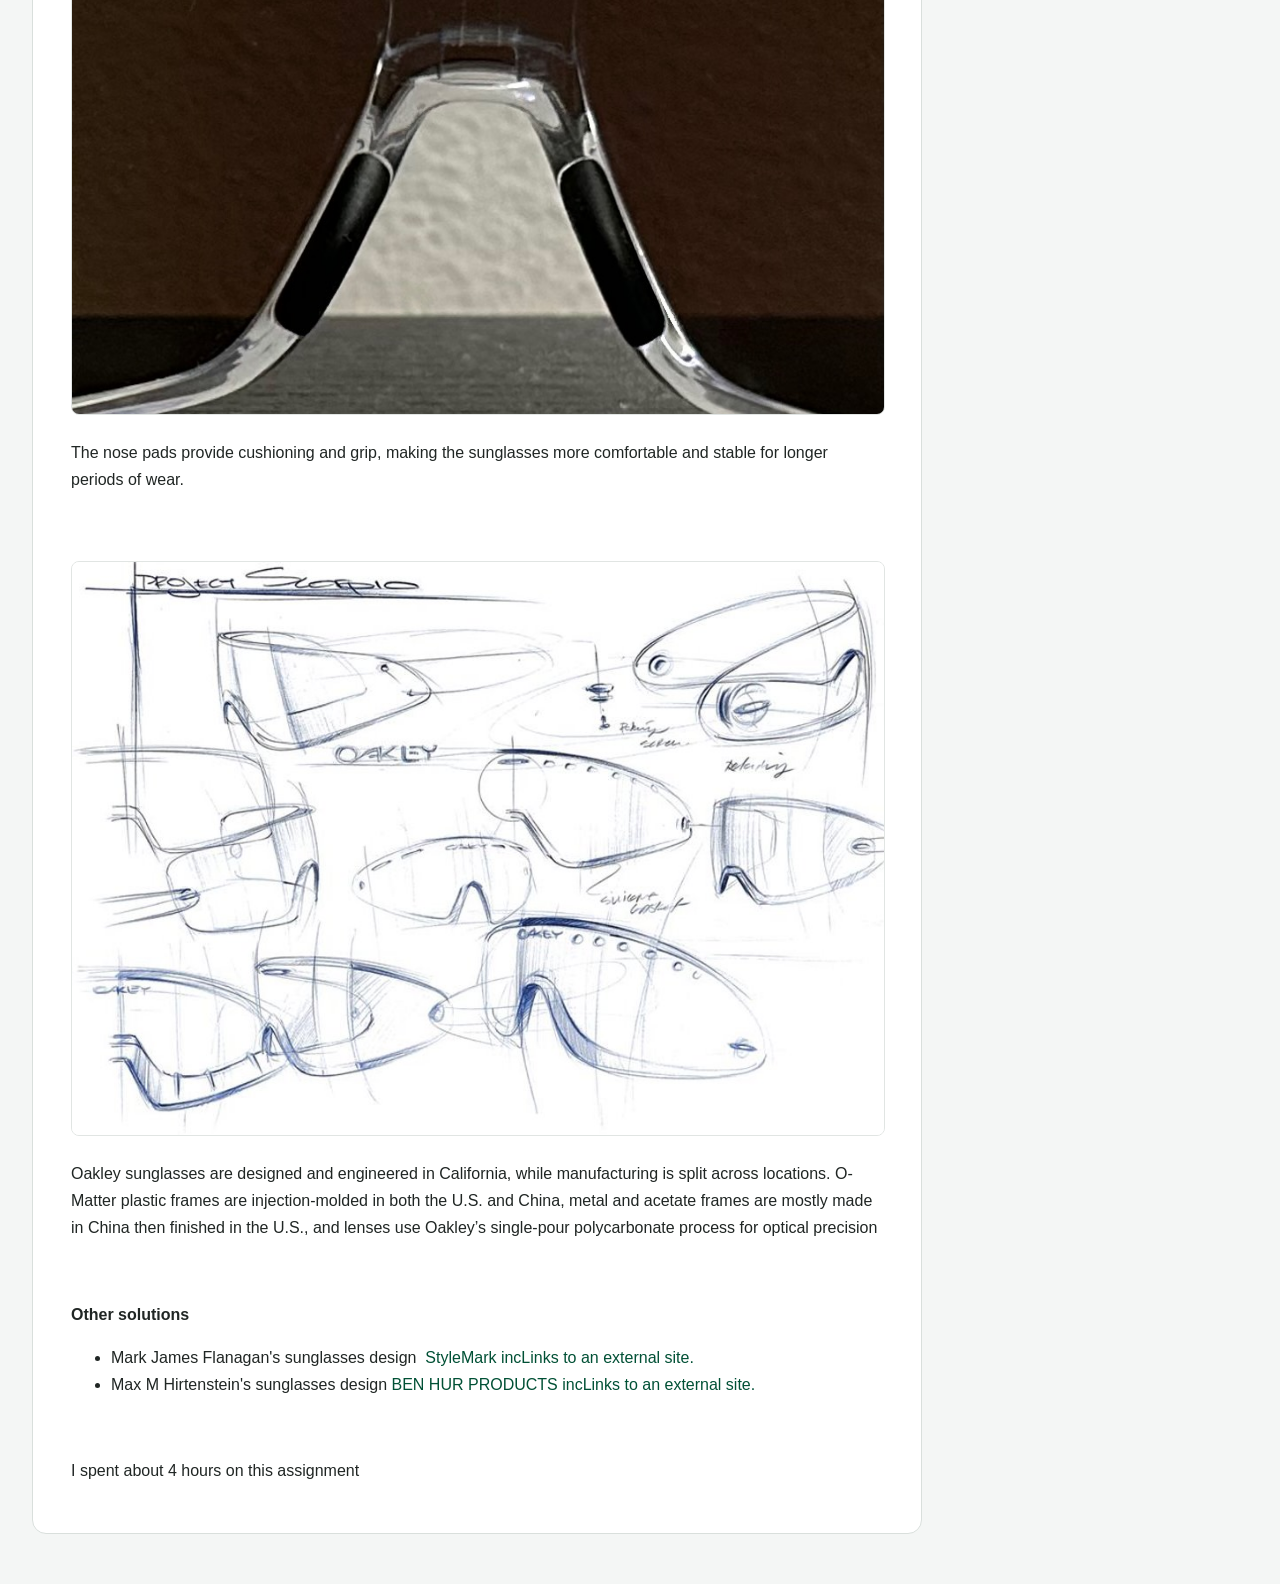
<file: home_about-me.html>
<!DOCTYPE html PUBLIC "-//W3C//DTD XHTML 1.0 Transitional//EN"
        "http://www.w3.org/TR/xhtml1/DTD/xhtml1-transitional.dtd">
<html xmlns="http://www.w3.org/1999/xhtml">
<head>
  <meta http-equiv="Content-Type" content="text/html;charset=utf-8" />
  <title>About me -- MEGR2156 lecture portfolio </title>
  <link href="eportfolio.css" media="screen" rel="stylesheet" type="text/css" />
</head>
<body>
<div id="container">
  <div id="header">
    <a href="#skip_navigation" id="skip_navigation_link">Skip Navigation</a>
    <a href="http://www.instructure.com" title="Created with Canvas"><img class="logo" src="logo.svg" alt="logo"/></a>
    <h1>About me</h1>
    <h2><a href="home_welcome-landing.html">MEGR2156 lecture portfolio </a> &#187; <a href="home_welcome-landing.html">Home</a></h2>
    <div class="clear"></div>
  </div>
  <div class="clear"></div>
  <div id="nav-level2">
    <ul>
      <li class="current"><a href="home_welcome-landing.html">Home</a></li>
    </ul>
    <div class="clear"></div>
  </div>
  <div id="content">
    <a name="skip_navigation"></a>
    <h2>About me</h2>
    <div id="page_content">
        
<div class="section " id="page_section_0">
  <div class="section_content">
        <h4><span class="c1">&nbsp;&nbsp;</span></h4><p><span class="c1">&nbsp; &nbsp; &nbsp; &nbsp; &nbsp; &nbsp; &nbsp; &nbsp; &nbsp; &nbsp; &nbsp; &nbsp; &nbsp; &nbsp; &nbsp; &nbsp; &nbsp; &nbsp; &nbsp; &nbsp; &nbsp; &nbsp; &nbsp; &nbsp; &nbsp; &nbsp; &nbsp; &nbsp; &nbsp; &nbsp; &nbsp; &nbsp; &nbsp; &nbsp; &nbsp; &nbsp; &nbsp; &nbsp; &nbsp; &nbsp;<strong>About me&nbsp;</strong></span></p><p><span class="c1">My name is Francisco Rodriguez Gonzalez and </span>I chose mechanical engineering because it just made sense for me. I come from a family of engineers, so I was already familiar with the field and the kind of work it involves. On top of that, I’ve always liked working on cars and bikes—taking things apart, figuring out problems, and putting them back together. Mechanical engineering felt like the right way to build on those interests and learn how to apply them on a bigger scale. What I’m excited about learning in mechanical engineering is how the principles behind machines, energy, and materials all come together to solve real-world problems. I’m excited to understand not just how things work, but how to design and improve them myself. &nbsp;Currently, I am a student studying mechanical engineering, and I am in my third year here at UNC Charlotte. I am a very curious engineer and enjoy learning how things are made and how everything works together to create one final product. I would also describe myself as a hands-on individual who likes to apply the concepts I learn in class to real-life situations. One of my favorite experiences in mechanical engineering goes back to a project I did in high school. We were tasked with building an air hockey table with a robotic arm attached to it that could play hockey against one person. We had a budget of 500 dollars, which was a challenge because we had to buy everything from scratch, including the table itself, so managing costs was a big part of the project. For our design, we placed the paddle on two metal poles, allowing it to slide around using motors and a belt system. A camera mounted above the table tracked the puck’s movement and told the paddle where to go in real time. We also had to figure out what materials were available locally without going over budget. I was personally responsible for designing and building the mechanical components of the robot alongside one of my classmates. Some of my favorite memories are from troubleshooting our designs—building something, realizing it didn’t work as planned, and then going back to the drawing board to improve it. That process taught me a lot about problem-solving and persistence. Another memorable part of my journey in mechanical engineering has been the late-night study sessions with friends, trying to understand how systems work and why they behave the way they do.</p><p>&nbsp;</p><p data-start="1390" data-end="1829">&nbsp; &nbsp; &nbsp; &nbsp; &nbsp; &nbsp; &nbsp; &nbsp; &nbsp; &nbsp; &nbsp; &nbsp; &nbsp; &nbsp; &nbsp; &nbsp; &nbsp; &nbsp; &nbsp; &nbsp; &nbsp; &nbsp; &nbsp; &nbsp; &nbsp; &nbsp; &nbsp; &nbsp; &nbsp; &nbsp; &nbsp; &nbsp; &nbsp; &nbsp; &nbsp; <strong>Force and mechanical deigns&nbsp;</strong></p><p data-start="1390" data-end="1829"><span>A concept I think is intricately woven into the fabric of design in mechanical engineering is force. Force determines everything in a product, from its size and shape to the materials it’s made from. Understanding force starts with Newton’s Laws of Motion, which describe how objects respond to applied forces and interactions with their movement. In order to understand how force affects an object, we break these complex systems into simpler parts using free-body diagrams. We also apply equations like F=ma or equations for stress to see how parts will behave under different amounts of force. Force analysis ensures that a product is functional, safe, efficient, and cost-effective. Without it, we would not be able to design mechanical systems that work reliably in the real world.</span></p><p data-start="1390" data-end="1829">&nbsp;</p><p>&nbsp; &nbsp; &nbsp; &nbsp; &nbsp; &nbsp; &nbsp; &nbsp; &nbsp; &nbsp; &nbsp; &nbsp; &nbsp; &nbsp; &nbsp; &nbsp; &nbsp; &nbsp; &nbsp; &nbsp; &nbsp; &nbsp; &nbsp; &nbsp; &nbsp; &nbsp; &nbsp; &nbsp; &nbsp; &nbsp; &nbsp; &nbsp; <strong>Analysis of design Oakley&nbsp;sunglasses&nbsp;</strong></p><p>My sunglasses help keep the sun out of my eyes and fit on my head comfortably so I can wear them for long periods of time without getting tired. The authors of the design of the sunglasses is <a class="inline_disabled external" href="https://patents.google.com/?inventor=Joon+H.+Kim" target="_blank"><span>Joon H. Kim</span><span class="external_link_icon" style="display: inline-block; text-indent: initial;" role="presentation"> <span class="screenreader-only">Links to an external site.</span></span></a> and is currently working for Oakley incorporated. Click <a class="inline_disabled external" href="https://patents.google.com/patent/USD875818S1/en" target="_blank"><span>here</span><span class="external_link_icon" style="display: inline-block; text-indent: initial;" role="presentation"> <span class="screenreader-only">Links to an external site.</span></span></a> to find the patent !</p><p>&nbsp;</p>
  </div>
</div>

        
<div class="section read_only" id="page_section_1">
  <div class="section_content">
        <div style="text-align: center;" class="attachment">
            <a href="2_IMG_1141.jpeg"><img src="2_IMG_1141.jpeg" alt="2_IMG_1141.jpeg"/></a>
        </div>
  </div>
</div>

        
<div class="section " id="page_section_2">
  <div class="section_content">
        <p><span>The two small cylindrical features are the barrel hinges, which provide the arm with rotational freedom about a fixed axis, allowing the temples to fold inward and outward for compact storage. These hinges are integrated directly into the main frame (the section holding the lenses) and mechanically connect it to the arms, forming a simple pin-joint mechanism for smooth, repeatable motion.</span></p>
  </div>
</div>

        
<div class="section read_only" id="page_section_3">
  <div class="section_content">
        <div style="text-align: center;" class="attachment">
            <a href="3_IMG_1143.jpeg"><img src="3_IMG_1143.jpeg" alt="3_IMG_1143.jpeg"/></a>
        </div>
  </div>
</div>

        
<div class="section " id="page_section_4">
  <div class="section_content">
        <p><span>The sunglasses lenses block sunlight, reducing glare and protecting your eyes, while the slight bend in the arms improves grip and comfort, allowing the sunglasses to stay secure and comfortable for extended wear.</span></p>
  </div>
</div>

        
<div class="section read_only" id="page_section_5">
  <div class="section_content">
        <div style="text-align: center;" class="attachment">
            <a href="4_IMG_1142.jpeg"><img src="4_IMG_1142.jpeg" alt="4_IMG_1142.jpeg"/></a>
        </div>
  </div>
</div>

        
<div class="section " id="page_section_6">
  <div class="section_content">
        <p><span>The nose pads provide cushioning and grip, making the sunglasses more comfortable and stable for longer periods of wear.</span></p><p>&nbsp;</p>
  </div>
</div>

        
<div class="section read_only" id="page_section_7">
  <div class="section_content">
        <div style="text-align: center;" class="attachment">
            <a href="5_Oakley_MISSION IMPOSSIBLE 7 PRODUCT IMAGE_ECLP23 (4).jpg"><img src="5_Oakley_MISSION IMPOSSIBLE 7 PRODUCT IMAGE_ECLP23 (4).jpg" alt="5_Oakley_MISSION IMPOSSIBLE 7 PRODUCT IMAGE_ECLP23 (4).jpg"/></a>
        </div>
  </div>
</div>

        
<div class="section " id="page_section_8">
  <div class="section_content">
        <p><span>Oakley sunglasses are designed and engineered in California, while manufacturing is split across locations. O-Matter plastic frames are injection-molded in both the U.S. and China, metal and acetate frames are mostly made in China then finished in the U.S., and lenses use Oakley’s single-pour polycarbonate process for optical precision</span></p><p>&nbsp;</p><p><strong>Other solutions&nbsp;</strong></p><ul><li>Mark James Flanagan's sunglasses design &nbsp;<a class="inline_disabled external" href="https://patents.google.com/patent/USD592237" target="_blank"><span>StyleMark inc</span><span class="external_link_icon" style="display: inline-block; text-indent: initial;" role="presentation"> <span class="screenreader-only">Links to an external site.</span></span></a></li><li>Max M Hirtenstein's sunglasses design <a class="inline_disabled external" href="https://patents.google.com/patent/US2172959A/en" target="_blank"><span>BEN HUR PRODUCTS inc</span><span class="external_link_icon" style="display: inline-block; text-indent: initial;" role="presentation"> <span class="screenreader-only">Links to an external site.</span></span></a></li></ul><p>&nbsp;</p><p>I spent about 4 hours on this assignment&nbsp;</p>
  </div>
</div>

    </div>
  </div>
  <div id="sidebar">
    <div class="section_header">
      Home
    </div>
    <ul id="page_list">
        <li id="page_32678" class="page ">
          <a class="page_url" href="home_welcome-landing.html">
            <span class="name">Welcome (landing)</span>
          </a>
        </li>
        <li id="page_32679" class="page current">
          <a class="page_url" href="home_about-me.html">
            <span class="name">About me</span>
          </a>
        </li>
        <li id="page_32927" class="page ">
          <a class="page_url" href="home_a2-truss-design.html">
            <span class="name">A2: Truss design</span>
          </a>
        </li>
        <li id="page_33180" class="page ">
          <a class="page_url" href="home_a3-parametric-and-fea.html">
            <span class="name">A3: Parametric and FEA</span>
          </a>
        </li>
        <li id="page_33385" class="page ">
          <a class="page_url" href="home_a4-motor-mount.html">
            <span class="name">A4: Motor Mount </span>
          </a>
        </li>
        <li id="page_33595" class="page ">
          <a class="page_url" href="home_a5-bracket-design.html">
            <span class="name">A5: Bracket design</span>
          </a>
        </li>
        <li id="page_33776" class="page ">
          <a class="page_url" href="home_a6-bracket-drawing-part-1.html">
            <span class="name">A6: Bracket Drawing (part 1)</span>
          </a>
        </li>
        <li id="page_34208" class="page ">
          <a class="page_url" href="home_a7-fea-on-bracket.html">
            <span class="name">A7: FEA on bracket</span>
          </a>
        </li>
        <li id="page_34371" class="page ">
          <a class="page_url" href="home_a8-gear-box-design.html">
            <span class="name">A8: Gear Box design </span>
          </a>
        </li>
        <li id="page_34560" class="page ">
          <a class="page_url" href="home_a-9-lead-screw-design.html">
            <span class="name">A:9 Lead Screw Design </span>
          </a>
        </li>
    </ul>
  </div>
</div>


</body>
</html>
</file>
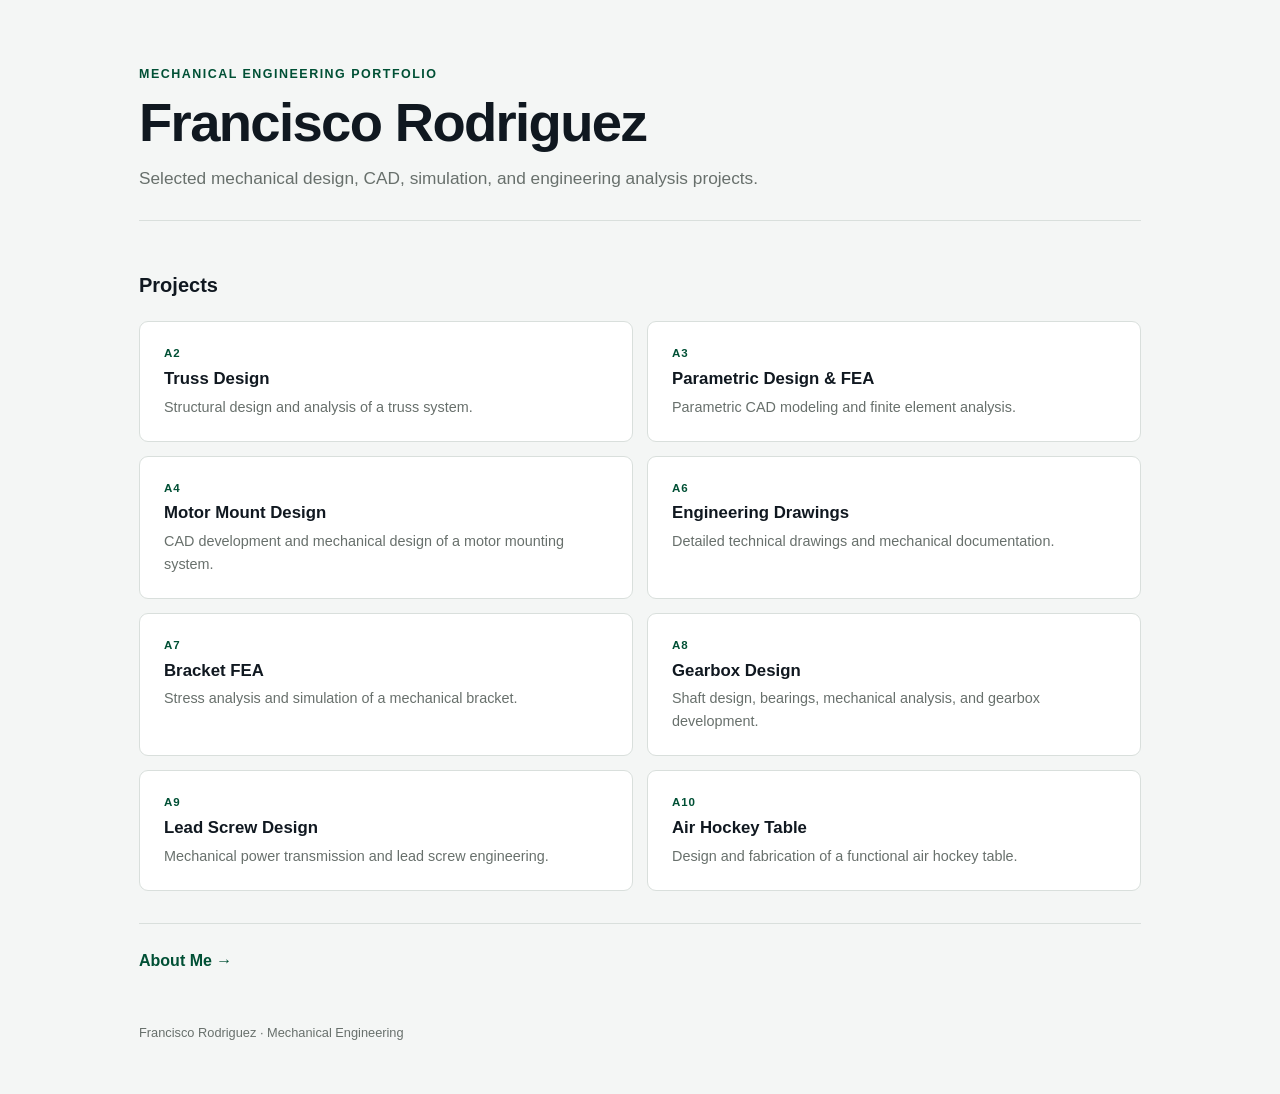
<file: home_welcome-landing.html>
<!DOCTYPE html>
<html lang="en">
<head>
  <meta charset="UTF-8">
  <meta name="viewport" content="width=device-width, initial-scale=1.0">
  <meta http-equiv="refresh" content="0; url=index.html">
  <title>Redirecting...</title>
</head>
<body>
  <p>Redirecting to portfolio home...</p>
</body>
</html>
</file>
<file: eportfolio.css>
/* This is explicitly not a sass file and doesn't go through our normal process because it is only for use in a downloaded zip */
html,
body {
  background: #fff;
  margin: 0;
  padding: 0;
  color: #444;
  font: 15px/1.4 arial, sans-serif;
}

.clear {
  clear: both;
  display: block;
  margin: 0;
  padding: 0;
  height: 0px;
  font-size: 0px;
}

a {
  color: #333;
  text-decoration: none;
}

a img {
  border: 0;
}

form {
  margin-top: 0;
  margin-bottom: 0;
}

img {
  vertical-align: middle;
}

#container {
  width: 100%;
  min-width: 900px;
  position: relative;
  top: 0;
  margin: 0;
  padding: 0;
}

#header {
  color: #eee;
  background-color: #248;
  height: 5em;
  height: 60px;
  position: relative;
/* stylelint-disable-next-line property-disallowed-list -- TODO: use logical properties for RTL support */
  padding-left: 20px;
}

#header .logo {
/* stylelint-disable-next-line declaration-property-value-disallowed-list -- TODO: use logical properties for RTL support */
  float: left;
/* stylelint-disable-next-line property-disallowed-list -- TODO: use logical properties for RTL support */
  margin-right: 15px;
  height: 60px;
}

#header h1 {
  margin: 0;
  padding-top: 0.2em;
  font-size: 1.8em;
  line-height: 1em;
}

#header h2 {
  margin: 0;
  font-size: 1.2em;
  font-weight: normal;
/* stylelint-disable-next-line property-disallowed-list -- TODO: use logical properties for RTL support */
  padding-left: 5em;
  color: #aaa;
}

#header h2 a {
  color: #aaa;
}

#header #content_tags {
  position: absolute;
/* stylelint-disable-next-line property-disallowed-list -- TODO: use logical properties for RTL support */
  right: 10px;
  bottom: 5px;
  color: #444;
  font-size: 0.8emf;
}

#header #content_tags:hover,
#header #content_tags:focus {
  color: #ccc;
}

#header #content_tags:hover a,
#header #content_tags:focus a {
  color: #ccc;
}

#header #content_tags a {
  color: #222;
}

#header #skip_navigation_link {
  position: absolute;
/* stylelint-disable-next-line property-disallowed-list -- TODO: use logical properties for RTL support */
  left: -10000px;
  top: auto;
  width: 1px;
  height: 1px;
  overflow: hidden;
}

#header #skip_navigation_link:focus {
/* stylelint-disable-next-line property-disallowed-list -- TODO: use logical properties for RTL support */
  left: 0px;
  width: auto;
  height: auto;
  color: #aaa;
}

#nav-level2 {
  clear: both;
  background-color: #ccc;
  border-top: 1px solid #222;
  border-bottom: 1px solid #444;
/* stylelint-disable-next-line property-disallowed-list -- TODO: use logical properties for RTL support */
  padding-left: 1em;
}

#nav-level2 ul {
  margin: 0;
  padding: 0;
}

#nav-level2 li {
/* stylelint-disable-next-line declaration-property-value-disallowed-list -- TODO: use logical properties for RTL support */
  float: left;
  list-style-type: none;
/* stylelint-disable-next-line shorthand-property-no-redundant-values -- TODO: use logical properties for RTL support */
  padding: 0.2em 1em 0.2em 1em;
}

#nav-level2 li .title {
  font-size: 0.8em;
  color: #888;
/* stylelint-disable-next-line property-disallowed-list -- TODO: use logical properties for RTL support */
  padding-left: 5px;
}

#nav-level2 li .subtitle {
  font-weight: bold;
  color: #444;
}

#nav-level2 a {
  text-decoration: none;
  color: #222;
}

#nav-level2 a:hover {
  text-decoration: underline;
}

#nav-level2 li.current {
  font-weight: bold;
}

#nav-level2 li:hover {
  background-color: #eee;
}

#content .user_content a,
#wide_content .user_content a {
  text-decoration: underline;
  color: #cd002f;
}

#content {
/* stylelint-disable-next-line declaration-property-value-disallowed-list -- TODO: use logical properties for RTL support */
  clear: left;
/* stylelint-disable-next-line declaration-property-value-disallowed-list -- TODO: use logical properties for RTL support */
  float: left;
  width: 60%;
/* stylelint-disable-next-line property-disallowed-list -- TODO: use logical properties for RTL support */
  margin-left: 15px;
  padding-top: 10px;
  position: relative;
}

#content h2 {
  font: 1.7em/1.3 georgia, serif;
  color: #ed002f;
  margin-top: 0;
  margin-bottom: 0.1em;
}

#content h3 {
  font: 1.3em/1 georgia, serif;
  color: #444;
  margin-top: 0;
  margin-bottom: 0.1em;
}

#content p {
  margin-top: 0;
  margin-bottom: 1em;
}

#sidebar,
#floating_sidebar {
/* stylelint-disable-next-line declaration-property-value-disallowed-list -- TODO: use logical properties for RTL support */
  float: right;
  width: 30%;
  background: #eee;
  border: 1px solid #aaa;
  border-top-width: 0;
/* stylelint-disable-next-line property-disallowed-list -- TODO: use logical properties for RTL support */
  border-right-width: 0;
  padding: 1em;
/* stylelint-disable-next-line property-disallowed-list -- TODO: use logical properties for RTL support */
  -moz-border-radius-bottomleft: 5px;
/* stylelint-disable-next-line property-disallowed-list -- TODO: use logical properties for RTL support */
  -webkit-border-bottom-left-radius: 5px;
}

#sidebar h2,
#floating_sidebar h2 {
  font: 1.3em/1 georgia, serif;
  color: #ed002f;
  margin-top: 0;
  margin-bottom: 0.1em;
}

#sidebar h2 .small_link,
#floating_sidebar h2 .small_link {
  font-size: 0.6em;
  font-family: arial, sans-serif;
}

#sidebar h4.item_list_header,
#floating_sidebar h4.item_list_header {
  font-size: 1.3em;
  font-weight: bold;
  border-bottom: 1px solid #888;
  margin: 0;
}

#sidebar ul.item_list,
#floating_sidebar ul.item_list {
  margin-top: 0;
  list-style-type: none;
/* stylelint-disable-next-line property-disallowed-list -- TODO: use logical properties for RTL support */
  padding-left: 15px;
}

#sidebar ul.item_list.limit_height,
#floating_sidebar ul.item_list.limit_height {
  max-height: 150px;
  overflow: auto;
}

#sidebar p,
#floating_sidebar p {
  margin-top: 0;
  margin-bottom: 1em;
}

#sidebar table.summary,
#floating_sidebar table.summary {
  border-collapse: collapse;
  min-width: 80%;
  margin: 5px 20px;
}

#sidebar table.summary th,
#floating_sidebar table.summary th {
  background-color: #444;
  color: #eee;
  border: 1px solid #888;
  font-weight: bold;
  padding: 2px 10px;
/* stylelint-disable-next-line declaration-property-value-disallowed-list -- TODO: use logical properties for RTL support */
  text-align: left;
}

#sidebar table.summary td,
#floating_sidebar table.summary td {
  border: 1px solid #888;
  background-color: #ddd;
}

.event_pending {
  opacity: 0.4;
  filter: alpha(opacity=40);
}

.nobr {
  white-space: nowrap;
}

.hidden-readable {
  position: absolute;
/* stylelint-disable-next-line property-disallowed-list -- TODO: use logical properties for RTL support */
  left: -10000px;
  top: auto;
  width: 1px;
  height: 1px;
  overflow: hidden;
}

#page_content .section {
  position: relative;
}

#page_content .section .links,
#page_content .section .section_type_name,
#page_content .section .move_link {
  display: none;
}

#page_content .section .upload {
  font-size: 1.1em;
}

#page_content .section .upload .filename {
  font-weight: bold;
  text-decoration: underline;
}

#page_content .section .file_list {
/* stylelint-disable-next-line declaration-property-value-disallowed-list -- TODO: use logical properties for RTL support */
  text-align: left;
}

#page_content .section .file_list .instTree .leaf.active {
  background-color: #ddd;
  -moz-border-radius: 3px;
}

#page_content .section.read_only div.section_content {
  display: block;
}

#page_content .section.read_only div.form_content {
  display: none;
}

#sidebar .section_header {
  border-bottom: 1px solid #888;
  font-size: 1.3em;
  font-weight: bold;
  position: relative;
}

#sidebar .section_header .links {
  position: absolute;
/* stylelint-disable-next-line property-disallowed-list -- TODO: use logical properties for RTL support */
  right: 0;
  bottom: 2px;
  font-size: 0.6em;
  font-weight: normal;
}

#sidebar #page_list {
/* stylelint-disable-next-line property-disallowed-list -- TODO: use logical properties for RTL support */
  padding-left: 30px;
  margin-top: 5px;
  list-style-type: none;
}

#sidebar #page_list .page.current a {
  font-weight: bold;
}

#sidebar #page_list .page a:hover {
  text-decoration: underline;
}
/* Portfolio mobile + image cleanup */

img {
  max-width: 100%;
  height: auto;
}

video,
iframe {
  max-width: 100%;
}

body {
  overflow-x: hidden;
}
/* =========================================================
   FRANCISCO RODRIGUEZ ENGINEERING PORTFOLIO
   UNC Charlotte-inspired redesign
   ========================================================= */

:root {
  --charlotte-green: #005035;
  --niner-gold: #A49665;
  --ore-black: #101820;
  --off-white: #f4f6f5;
  --light-green: #e8f1ee;
  --border: #d9dfdc;
  --text: #202624;
  --muted: #68706c;
}

/* ---------- Overall Page ---------- */

html,
body {
  background: var(--off-white);
  color: var(--text);
  font-family: -apple-system, BlinkMacSystemFont, "Segoe UI", Arial, sans-serif;
  font-size: 16px;
  line-height: 1.65;
}

#container {
  width: 100%;
  min-width: 0;
  max-width: 1400px;
  margin: 0 auto;
  padding: 0;
}

/* ---------- Header ---------- */

#header {
  height: auto;
  min-height: 105px;
  padding: 28px 32px;
  background: var(--charlotte-green);
  border-bottom: 5px solid var(--niner-gold);
  color: white;
  box-sizing: border-box;
}

/* Remove Canvas logo */
#header .logo {
  display: none;
}

/* Remove old MEGR2156 / Canvas breadcrumb */
#header h2 {
  display: none;
}

/* Small portfolio branding above project title */
#header::before {
  content: "FR • MECHANICAL ENGINEERING PORTFOLIO";
  display: block;
  margin-bottom: 7px;
  color: #d9e8e3;
  font-size: 0.76rem;
  font-weight: 700;
  letter-spacing: 0.13em;
}

/* Main project title */
#header h1 {
  margin: 0;
  padding: 0;
  color: white;
  font-size: 2rem;
  line-height: 1.2;
  font-weight: 700;
}

/* ---------- Top Home Navigation ---------- */

#nav-level2 {
  clear: both;
  background: var(--ore-black);
  border: 0;
  padding: 0 32px;
  min-height: 50px;
}

#nav-level2 ul {
  display: flex;
  justify-content: flex-end;
  align-items: center;
  margin: 0;
  padding: 0;
  min-height: 50px;
}

#nav-level2 li {
  float: none;
  list-style: none;
  padding: 0;
  background: transparent;
}

#nav-level2 li:hover {
  background: transparent;
}

#nav-level2 a {
  display: inline-block;
  padding: 8px 18px;
  border: 1px solid rgba(255,255,255,0.35);
  border-radius: 7px;
  color: white;
  font-size: 0.9rem;
  font-weight: 600;
  text-decoration: none;
}

#nav-level2 a:hover {
  background: white;
  color: var(--ore-black);
  text-decoration: none;
}

/* ---------- Main Project Content ---------- */

#content {
  clear: none;
  float: left;
  width: calc(100% - 390px);
  margin: 32px 0 50px 32px;
  padding: 32px 38px;
  box-sizing: border-box;
  background: white;
  border: 1px solid var(--border);
  border-radius: 14px;
}

/* Hide duplicated project title inside the page */
#content > h2 {
  display: none;
}

#page_content .section_content {
  line-height: 1.7;
}

#page_content h2 {
  margin-top: 32px;
  margin-bottom: 12px;
  padding-left: 12px;
  border-left: 4px solid var(--niner-gold);
  color: var(--charlotte-green);
  font-family: -apple-system, BlinkMacSystemFont, "Segoe UI", Arial, sans-serif;
  font-size: 1.35rem;
  font-weight: 700;
}

#page_content h3 {
  margin-top: 28px;
  color: var(--ore-black);
  font-family: -apple-system, BlinkMacSystemFont, "Segoe UI", Arial, sans-serif;
  font-size: 1.2rem;
}

#page_content p {
  color: var(--text);
}

/* Links inside projects */
#content .user_content a,
#wide_content .user_content a,
#page_content a {
  color: var(--charlotte-green);
}

/* ---------- Images ---------- */

.attachment {
  margin: 24px 0;
}

.attachment img {
  max-width: 100%;
  height: auto;
  border-radius: 8px;
  border: 1px solid #e1e5e3;
}

/* ---------- Right Portfolio Navigation ---------- */

#sidebar,
#floating_sidebar {
  float: right;
  width: 290px;
  margin: 32px 32px 30px 0;
  padding: 20px;
  box-sizing: border-box;
  background: white;
  border: 1px solid var(--border);
  border-top: 4px solid var(--charlotte-green);
  border-radius: 12px;
}

/* Replace Canvas "Home" heading */
#sidebar .section_header {
  padding-bottom: 12px;
  margin-bottom: 12px;
  border-bottom: 1px solid var(--border);
  color: var(--ore-black);
  font-size: 0;
}

#sidebar .section_header::after {
  content: "Portfolio Navigation";
  font-size: 1.05rem;
  font-weight: 700;
}

#sidebar #page_list {
  margin: 0;
  padding: 0;
  list-style: none;
}

#sidebar #page_list .page {
  margin: 4px 0;
}

#sidebar #page_list .page a {
  display: block;
  padding: 9px 11px;
  border-radius: 7px;
  color: #3b4541;
  text-decoration: none;
  font-size: 0.9rem;
  transition: background 0.15s ease, color 0.15s ease;
}

#sidebar #page_list .page a:hover {
  background: var(--light-green);
  color: var(--charlotte-green);
  text-decoration: none;
}

/* Current project */
#sidebar #page_list .page.current a {
  background: var(--charlotte-green);
  color: white;
  font-weight: 700;
}

/* Rename old "Welcome (landing)" visually */
#sidebar #page_list li:first-child .name {
  font-size: 0;
}

#sidebar #page_list li:first-child .name::after {
  content: "Portfolio Home";
  font-size: 0.9rem;
}

/* ---------- Downloads ---------- */

#page_content .filename {
  color: var(--charlotte-green);
  font-weight: 700;
}

/* ---------- Mobile / Tablet ---------- */

@media (max-width: 900px) {

  #header {
    min-height: 0;
    padding: 24px 18px;
  }

  #header h1 {
    font-size: 1.65rem;
  }

  #header::before {
    font-size: 0.68rem;
  }

  #nav-level2 {
    padding: 0 18px;
  }

  #content {
    float: none;
    width: auto;
    margin: 18px 14px;
    padding: 22px 18px;
  }

  #sidebar,
  #floating_sidebar {
    float: none;
    width: auto;
    margin: 0 14px 24px;
  }

  #sidebar #page_list {
    display: grid;
    grid-template-columns: repeat(2, minmax(0, 1fr));
    gap: 5px;
  }
}

@media (max-width: 520px) {

  #sidebar #page_list {
    grid-template-columns: 1fr;
  }

  #header h1 {
    font-size: 1.45rem;
    /* =========================================================
   DOCUMENT-STYLE PORTFOLIO OVERRIDE
   ========================================================= */

/* More compact overall scale */
html,
body {
  background: #eef1ef;
  font-size: 15px;
  line-height: 1.55;
}

/* Keep a desktop/document-style canvas */
#container {
  width: 100%;
  max-width: 1180px;
  min-width: 960px;
  margin: 0 auto;
  padding: 24px 0 40px;
}

/* ---------------------------------------------------------
   Project title becomes part of the document
   --------------------------------------------------------- */

#header {
  clear: none;
  float: left;
  width: calc(100% - 330px);
  height: auto;
  min-height: 0;

  margin: 0 0 0 24px;
  padding: 24px 30px 8px;

  box-sizing: border-box;

  background: white;
  color: #101820;

  border: 1px solid #d9dfdc;
  border-top: 5px solid #005035;
  border-bottom: 0;

  border-radius: 12px 12px 0 0;
}

/* Small personal branding */
#header::before {
  content: "FR • MECHANICAL ENGINEERING PORTFOLIO";

  display: block;
  margin-bottom: 8px;

  color: #005035;

  font-size: 0.7rem;
  font-weight: 700;
  letter-spacing: 0.12em;
}

/* Project title */
#header h1 {
  margin: 0;

  color: #101820;

  font-size: 1.65rem;
  line-height: 1.25;
  font-weight: 700;
}

/* ---------------------------------------------------------
   Home button directly under title
   --------------------------------------------------------- */

#nav-level2 {
  clear: none;
  float: left;

  width: calc(100% - 330px);
  min-height: 0;

  margin: 0 0 0 24px;
  padding: 0 30px 14px;

  box-sizing: border-box;

  background: white;

  border-left: 1px solid #d9dfdc;
  border-right: 1px solid #d9dfdc;
}

#nav-level2 ul {
  min-height: 0;
  margin: 0;
  padding: 0;

  display: flex;
  justify-content: flex-end;
}

#nav-level2 a {
  padding: 6px 14px;

  color: #005035;
  background: #f5f8f7;

  border: 1px solid #b7c6c0;
  border-radius: 6px;

  font-size: 0.82rem;
  font-weight: 600;
}

#nav-level2 a:hover {
  color: white;
  background: #005035;
  border-color: #005035;
}

/* ---------------------------------------------------------
   Main document body
   --------------------------------------------------------- */

#content {
  clear: none;
  float: left;

  width: calc(100% - 330px);

  margin: 0 0 36px 24px;
  padding: 12px 30px 32px;

  box-sizing: border-box;

  background: white;

  border: 1px solid #d9dfdc;
  border-top: 0;

  border-radius: 0 0 12px 12px;

  font-size: 15px;
}

/* Section headings feel more like a report */
#page_content h2 {
  margin-top: 26px;
  margin-bottom: 8px;
  padding-left: 10px;

  color: #005035;

  border-left: 3px solid #A49665;

  font-size: 1.18rem;
  line-height: 1.35;
}

#page_content h3 {
  margin-top: 22px;
  margin-bottom: 7px;

  font-size: 1.05rem;
}

/* Slightly tighter paragraphs */
#page_content p {
  margin-top: 6px;
  margin-bottom: 12px;
}

/* ---------------------------------------------------------
   Images — less overwhelming
   --------------------------------------------------------- */

.attachment img,
#page_content img {
  display: block;

  max-width: 92%;
  height: auto;

  margin-left: auto;
  margin-right: auto;

  border-radius: 5px;
  border: 1px solid #e0e4e2;
}

/* ---------------------------------------------------------
   Smaller navigation panel
   --------------------------------------------------------- */

#sidebar,
#floating_sidebar {
  float: right;

  width: 258px;

  margin: 0 24px 30px 0;
  padding: 17px;

  box-sizing: border-box;

  background: white;

  border: 1px solid #d9dfdc;
  border-top: 4px solid #005035;

  border-radius: 10px;
}

#sidebar .section_header {
  margin-bottom: 9px;
  padding-bottom: 9px;
}

#sidebar .section_header::after {
  font-size: 0.95rem;
}

#sidebar #page_list .page {
  margin: 2px 0;
}

#sidebar #page_list .page a {
  padding: 6px 9px;

  font-size: 0.82rem;
  line-height: 1.35;

  border-radius: 5px;
}

/* Current project */
#sidebar #page_list .page.current a {
  background: #005035;
  color: white;
}

/* Remove the previous mobile stacking behavior.
   Project pages intentionally retain a document-like layout
   that users can zoom when viewing on a phone. */
@media (max-width: 900px) {

  #container {
    min-width: 960px;
  }

  #header,
  #nav-level2,
  #content {
    float: left;
    width: calc(100% - 330px);
    margin-left: 24px;
  }

  #sidebar,
  #floating_sidebar {
    float: right;
    width: 258px;
    margin: 0 24px 30px 0;
  }

  #sidebar #page_list {
    display: block;
  }
}
  }
}
/* Prevent long links from making project pages wider */
#page_content a {
  overflow-wrap: anywhere;
  word-break: break-word;
}
</file>
